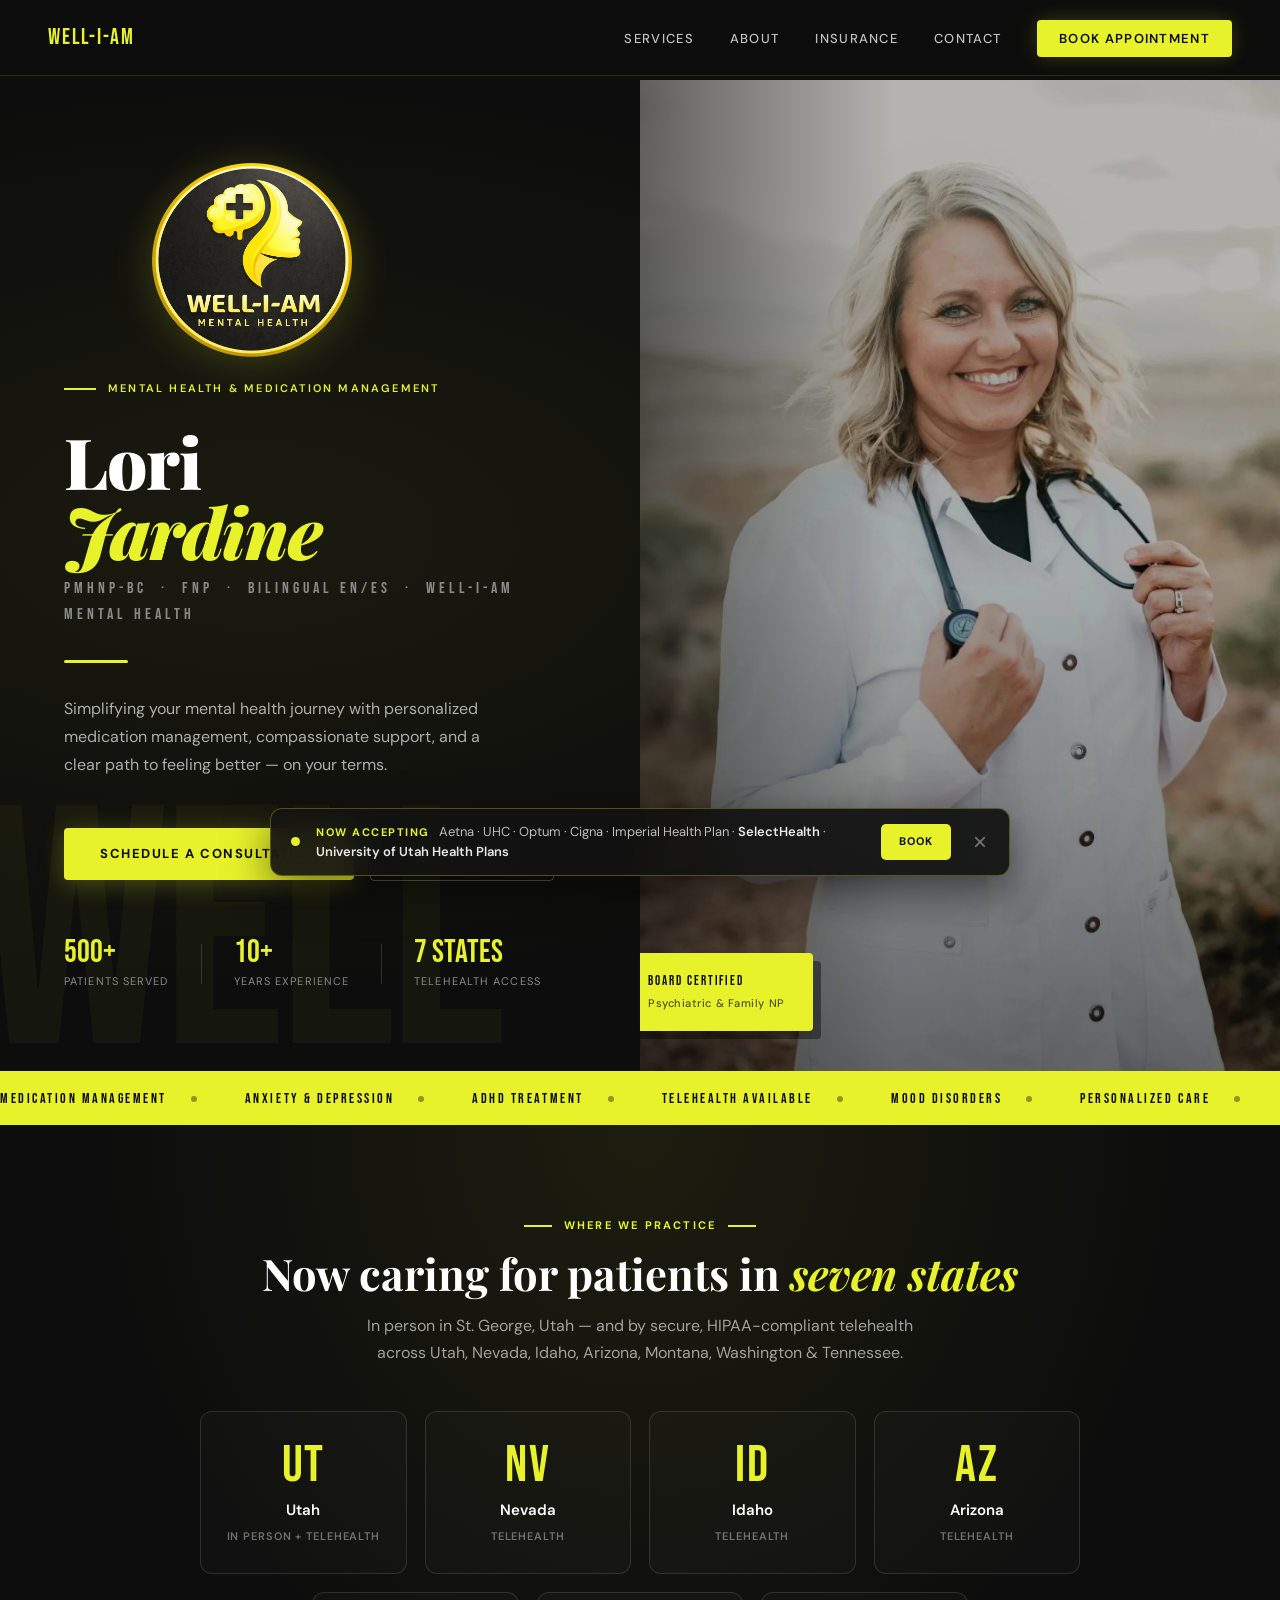
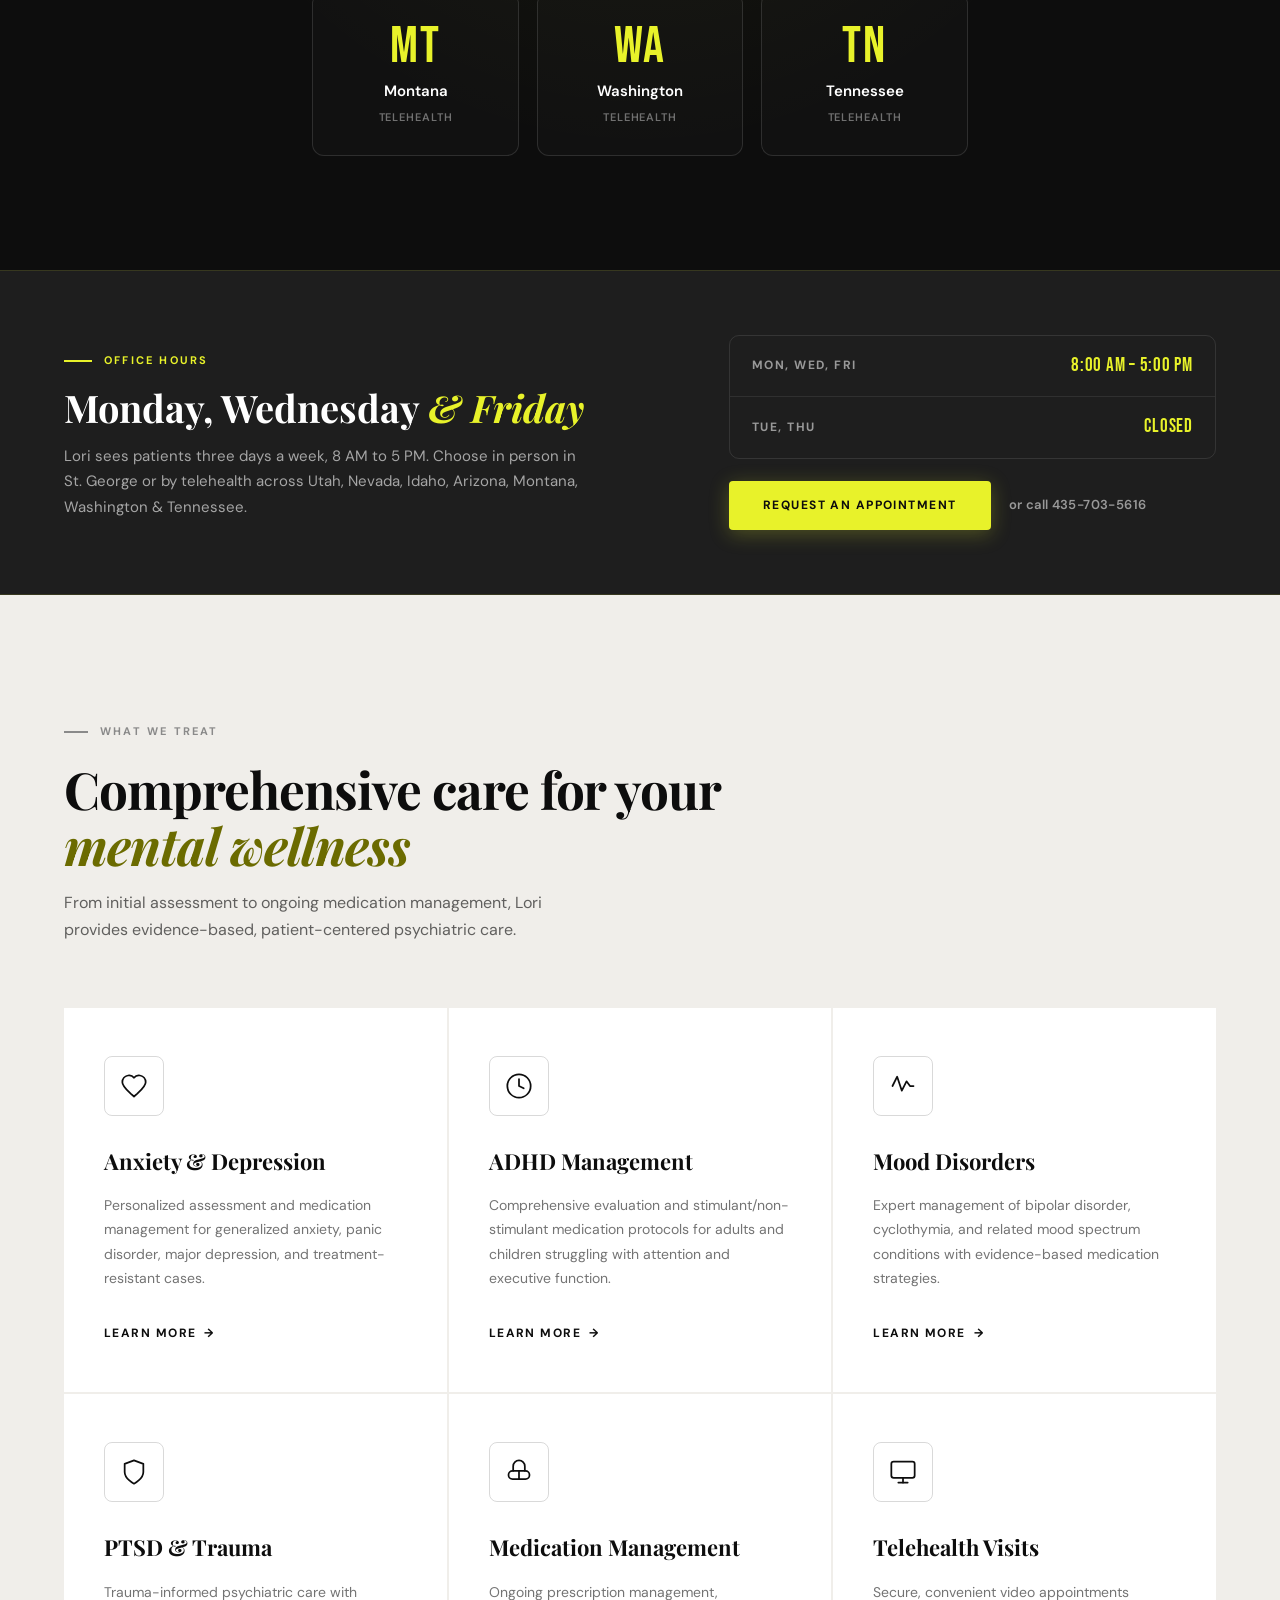
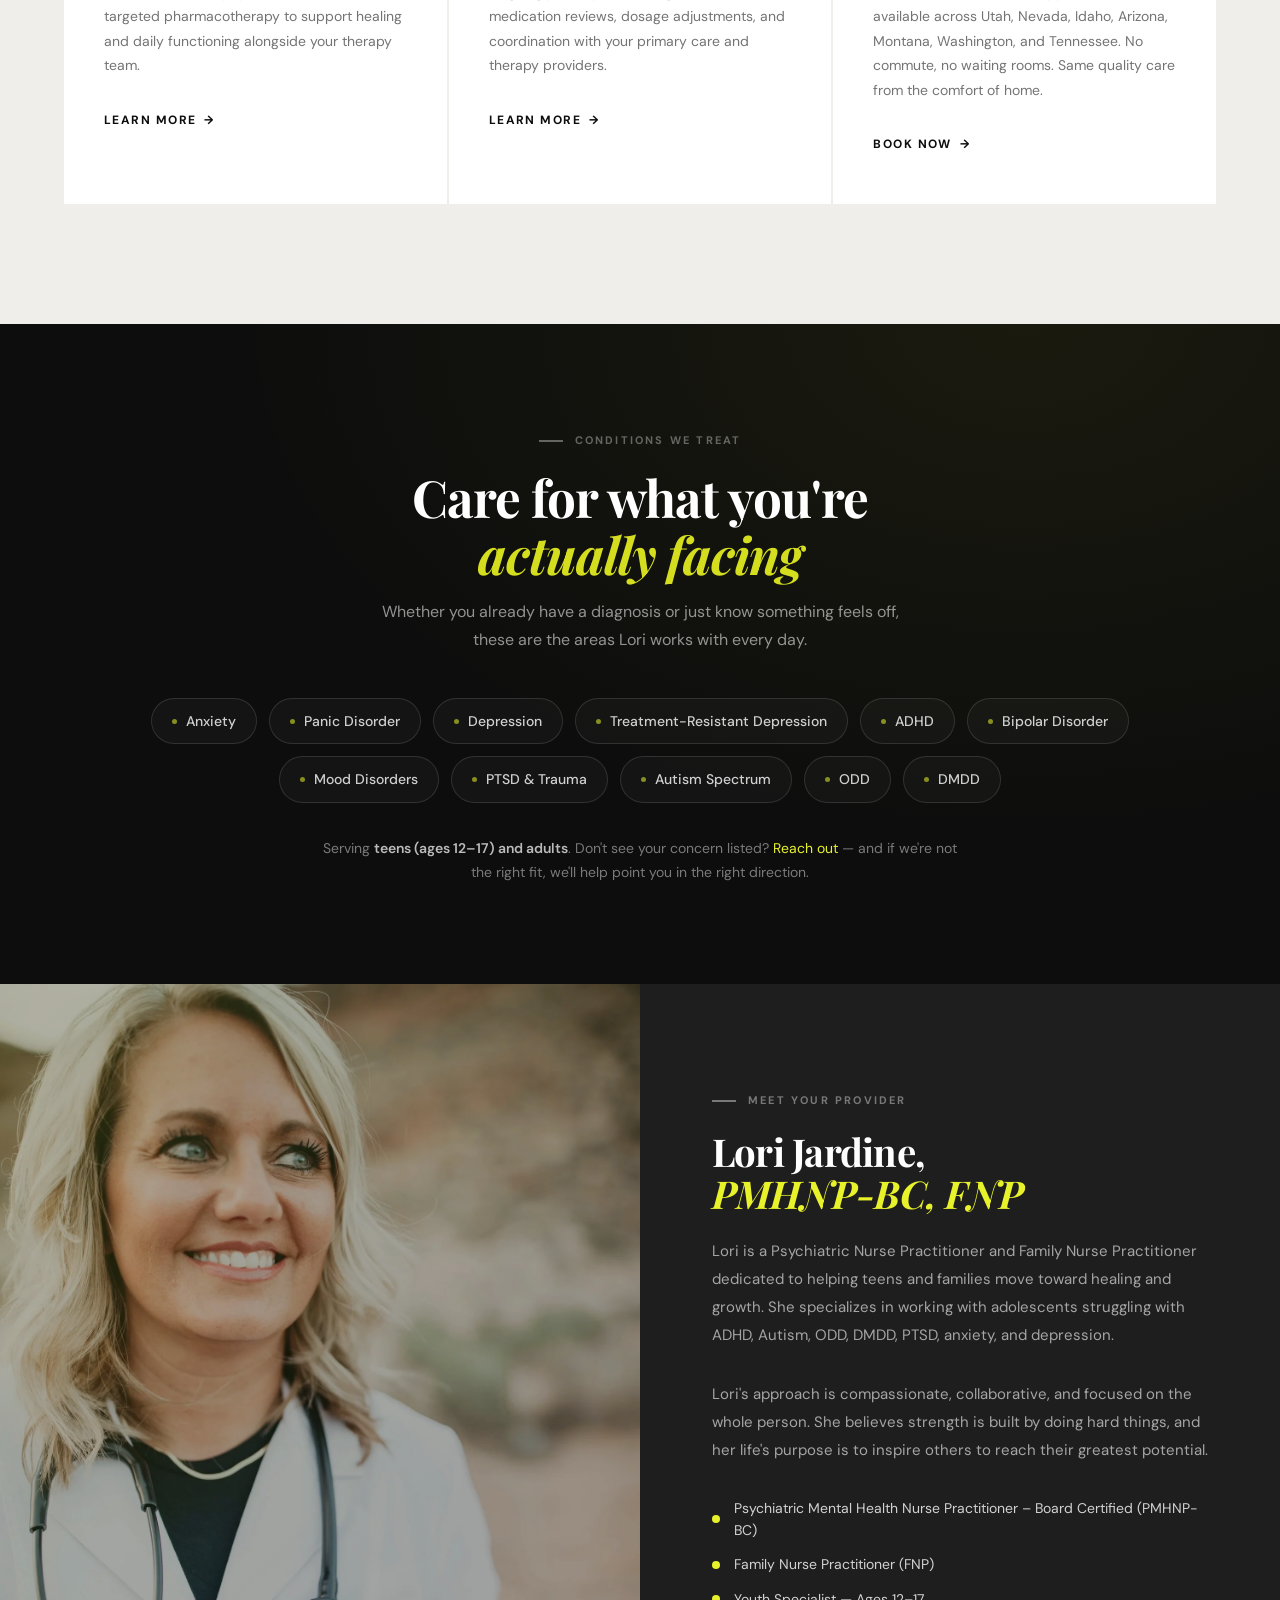
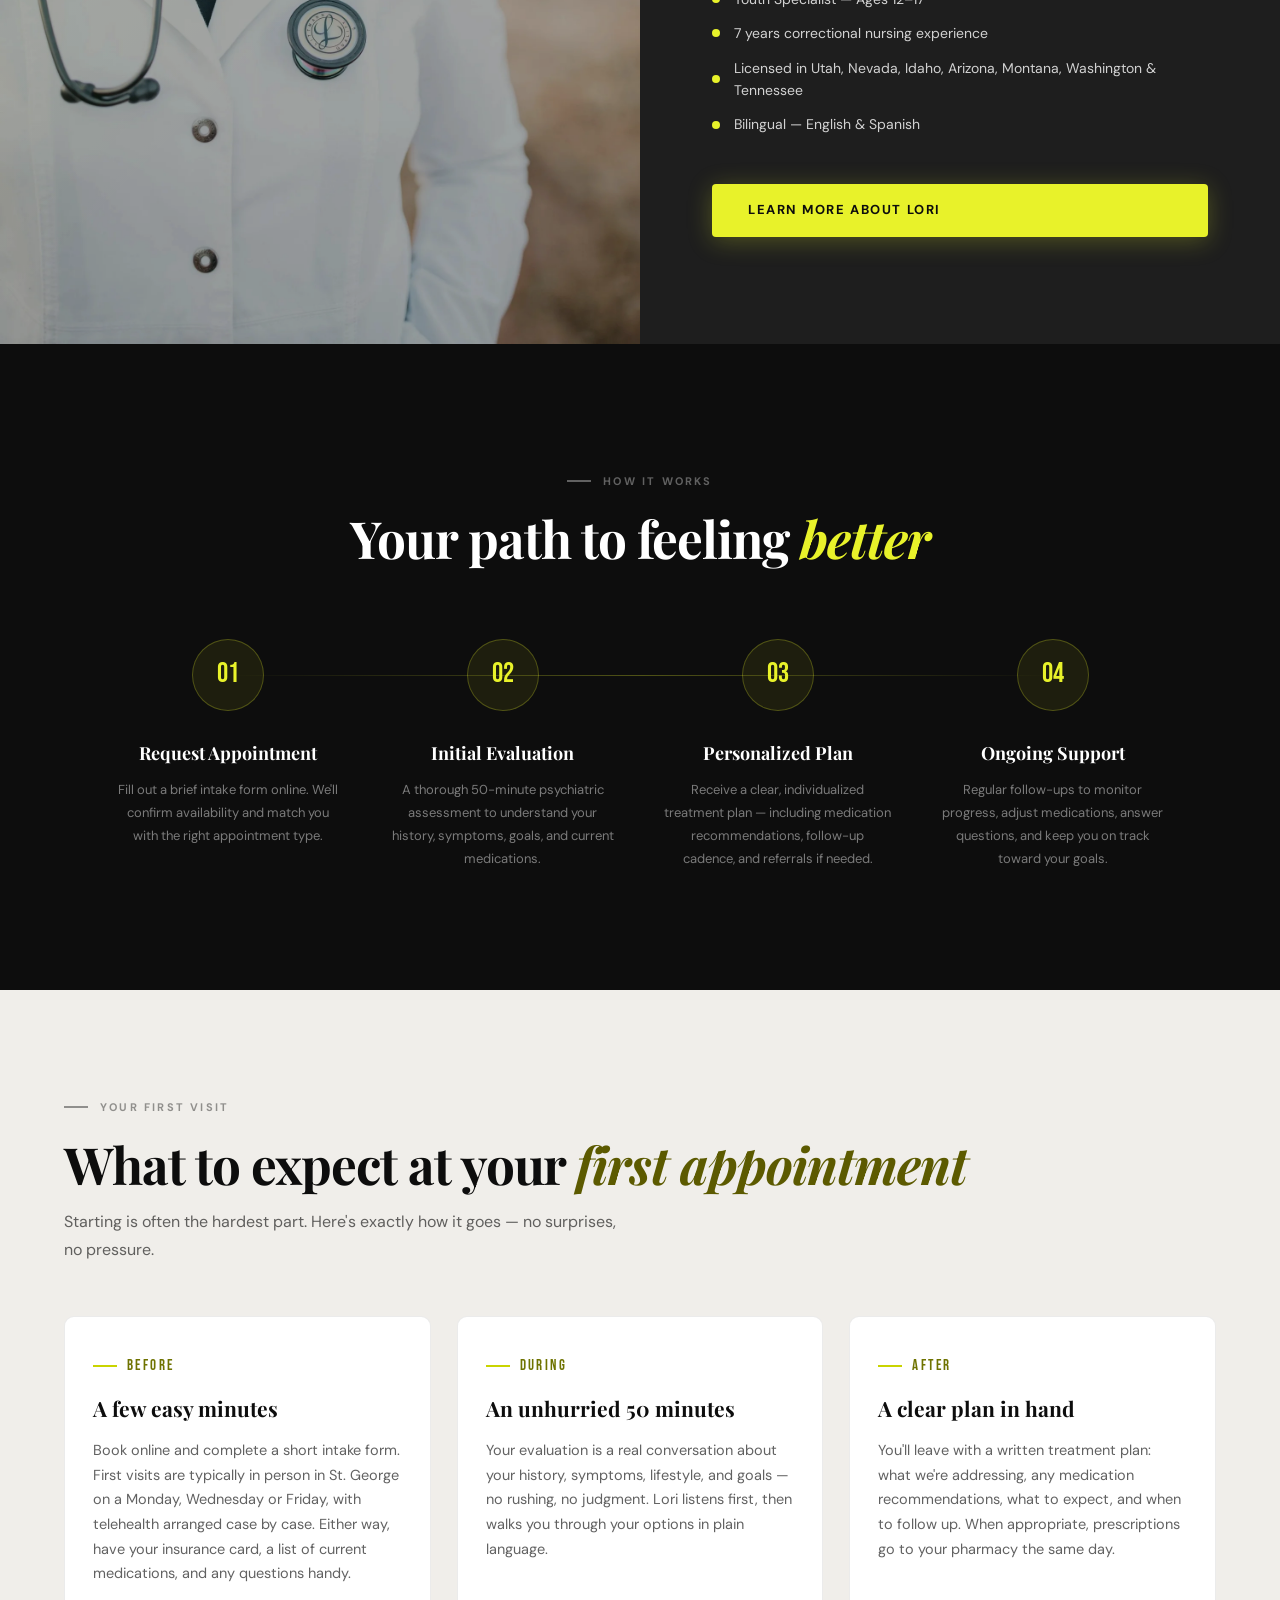
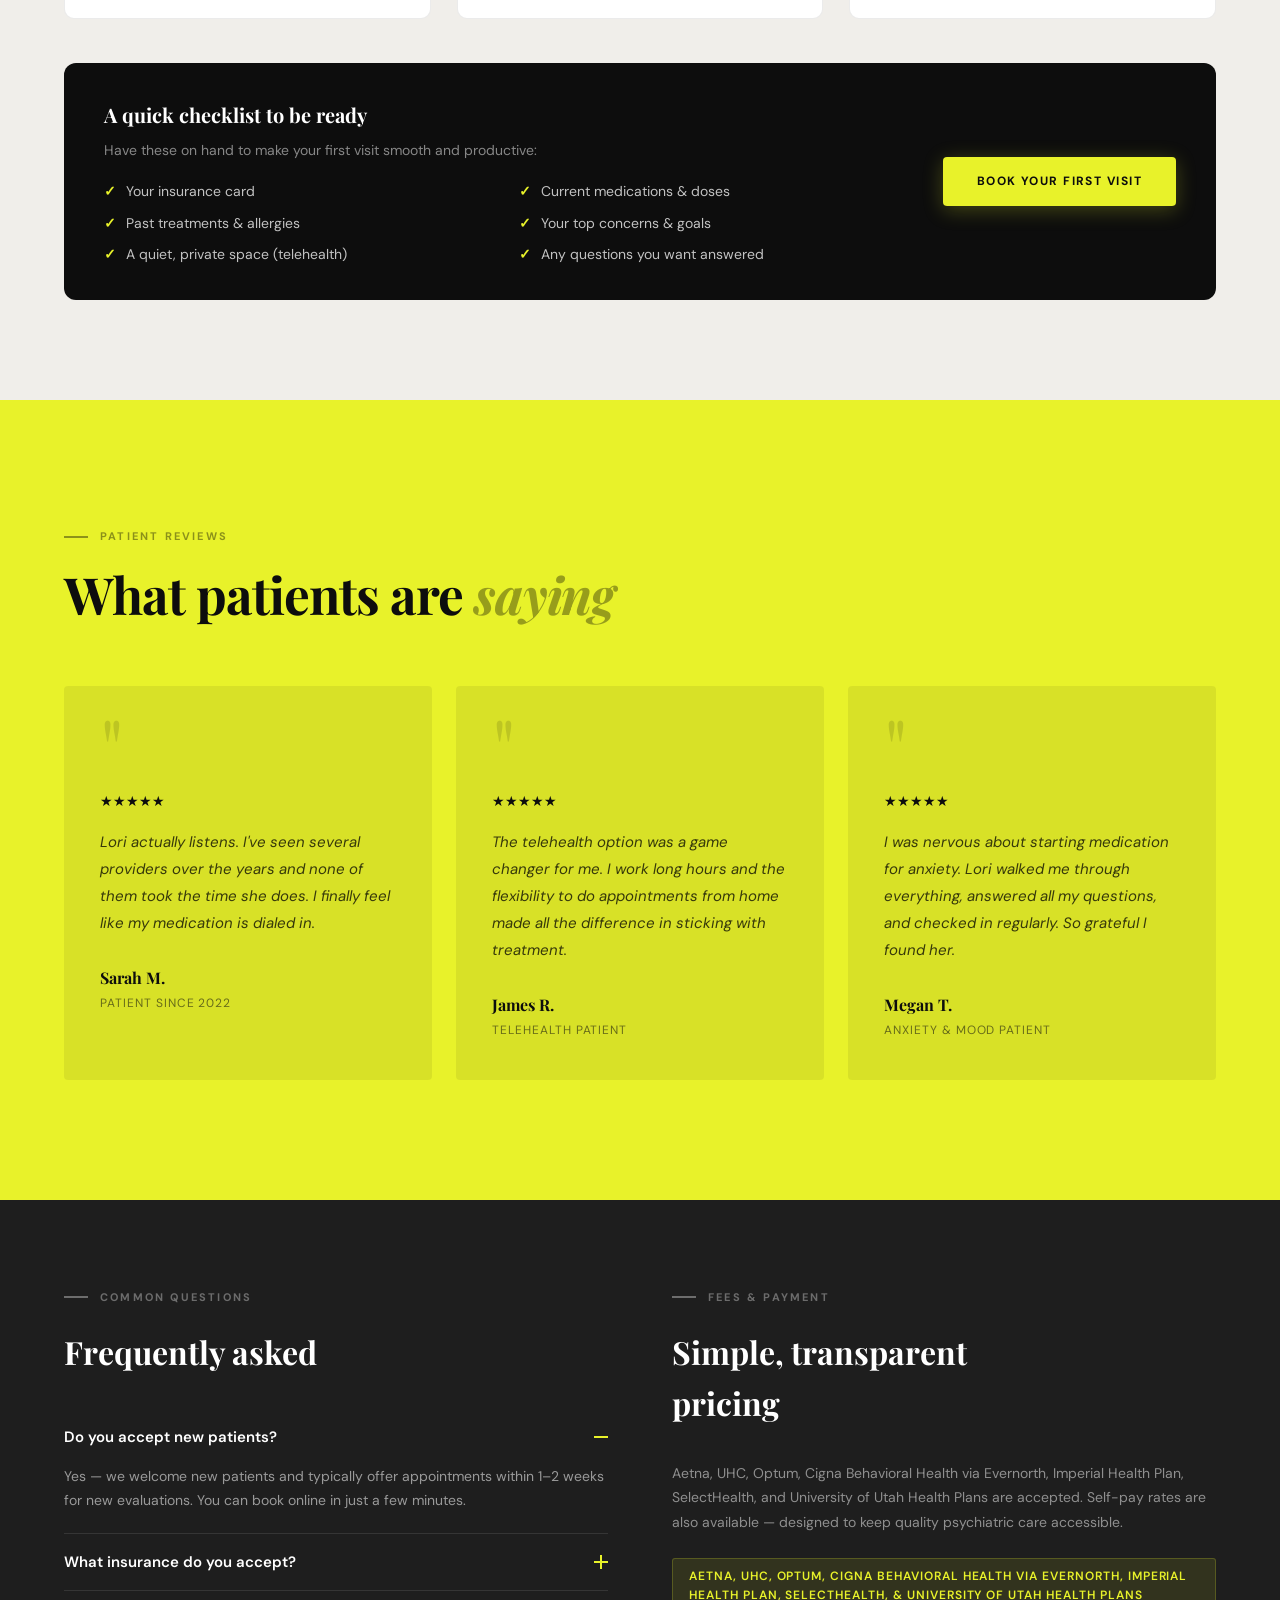
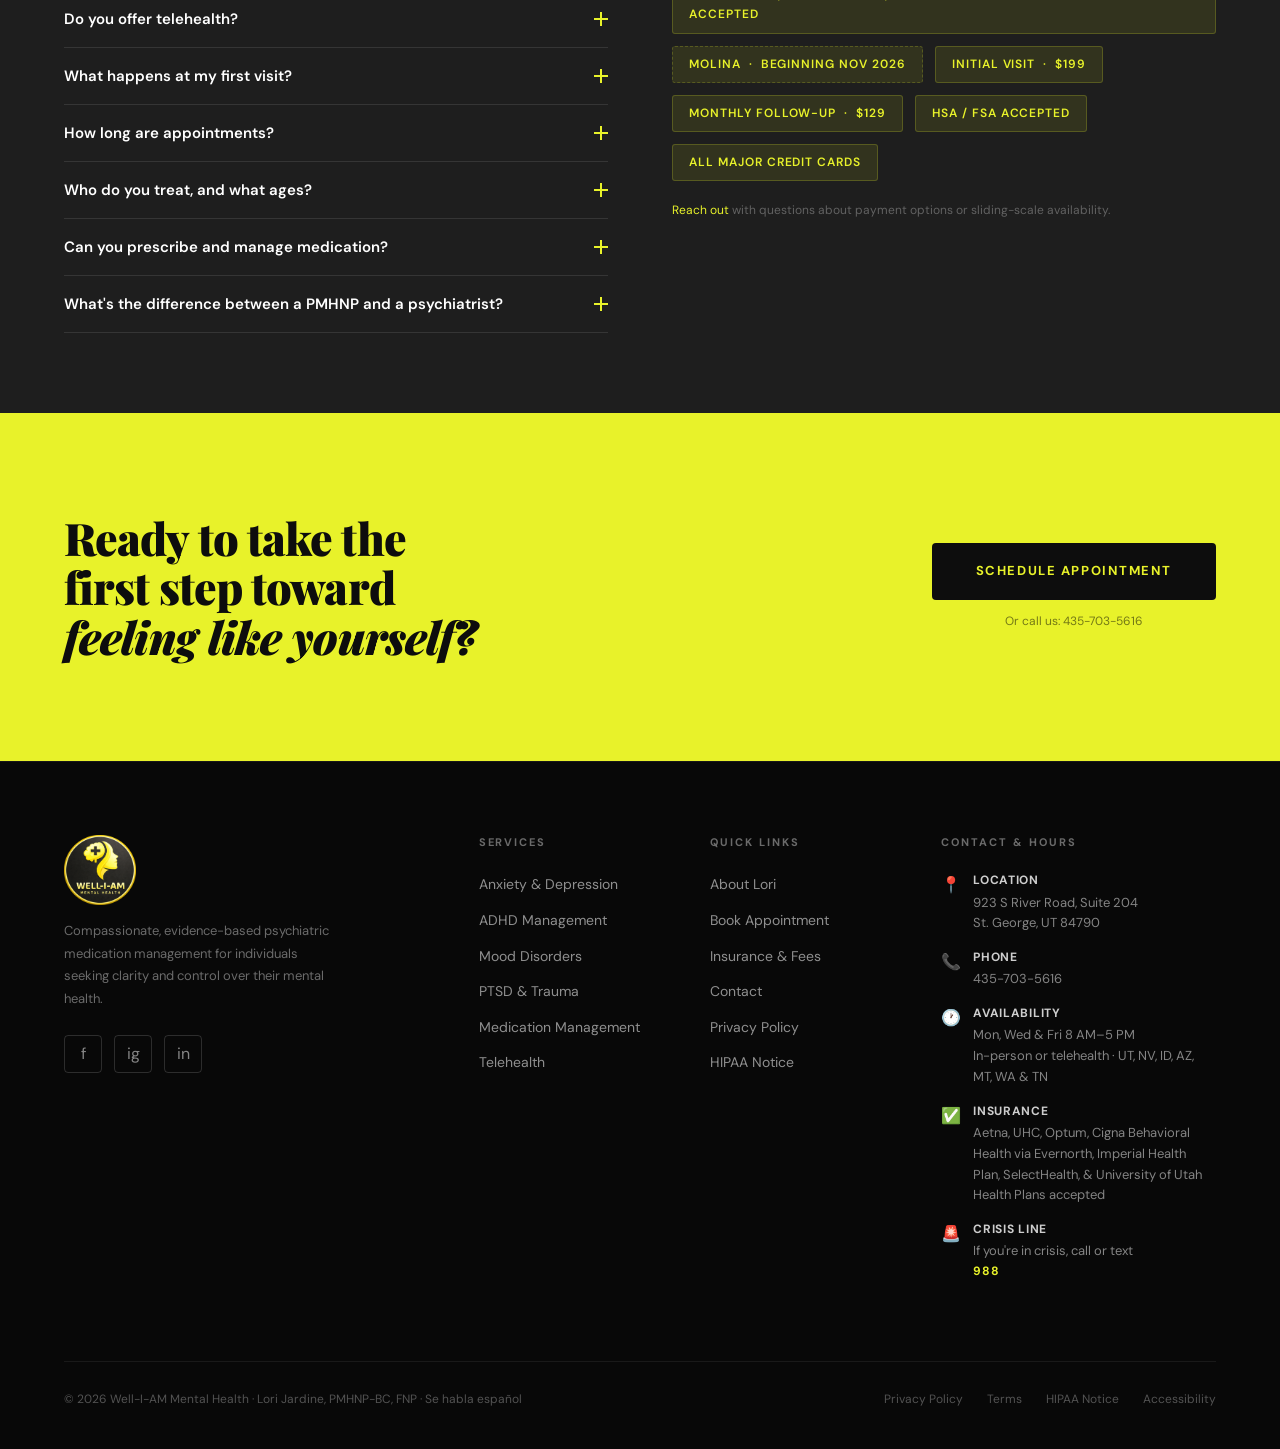
<file: index.html>
<!DOCTYPE html>
<html lang="en">
<head>
<meta charset="UTF-8">
<meta name="viewport" content="width=device-width, initial-scale=1.0">
<link rel="icon" type="image/svg+xml" href="/favicon.svg">
<link rel="shortcut icon" href="/favicon.svg">
<title>Psychiatric Medication Management | Lori Jardine, PMHNP-BC | St. George, Utah</title>
<meta name="description" content="Well-I-AM Mental Health — Lori Jardine, PMHNP-BC provides psychiatric medication management for teens (ages 12–17) and adults in St. George, Utah. Appointments Monday, Wednesday and Friday, 8 AM–5 PM, in person at 923 S River Road, Suite 204, St. George, or by telehealth in Utah, Nevada, Idaho, Arizona, Montana, Washington, and Tennessee. Aetna, UHC, Optum, Cigna Behavioral Health via Evernorth, Imperial Health Plan, SelectHealth, and University of Utah Health Plans accepted. Bilingual English &amp; Spanish.">
<meta name="keywords" content="psychiatric nurse practitioner St George Utah, PMHNP St George UT, mental health medication management Utah, teen psychiatry Utah, adolescent mental health St George, ADHD treatment Utah, depression medication Utah, anxiety treatment Utah, telehealth psychiatry Utah, Lori Jardine PMHNP, se habla español psiquiatra Utah, salud mental español Utah, psiquiatría telehealth Utah español">
<meta name="robots" content="index, follow">
<meta name="author" content="Lori Jardine, PMHNP-BC, FNP">
<meta name="geo.region" content="US-UT">
<meta name="geo.placename" content="St. George, Utah">
<link rel="canonical" href="https://well-i-am.net/">
<meta property="og:type" content="website">
<meta property="og:url" content="https://well-i-am.net/">
<meta property="og:title" content="Psychiatric Medication Management | Lori Jardine, PMHNP-BC | St. George, Utah">
<meta property="og:description" content="Compassionate psychiatric medication management for teens and adults in St. George, Utah. Appointments Mon, Wed &amp; Fri, in person in St. George or telehealth in Utah, Nevada, Idaho, Arizona, Montana, Washington, and Tennessee. Aetna, UHC, Optum, Cigna Behavioral Health via Evernorth, Imperial Health Plan, SelectHealth, and University of Utah Health Plans accepted. Bilingual English &amp; Spanish.">
<meta property="og:image" content="https://well-i-am.net/images/logo.png">
<meta property="og:site_name" content="Well-I-AM Mental Health">
<meta property="og:locale" content="en_US">
<meta name="twitter:card" content="summary">
<meta name="twitter:title" content="Psychiatric Medication Management | Lori Jardine, PMHNP-BC | St. George, UT">
<meta name="twitter:description" content="Compassionate psychiatric medication management for teens and adults in St. George, Utah. Appointments Mon, Wed &amp; Fri, in person in St. George or telehealth in Utah, Nevada, Idaho, Arizona, Montana, Washington, and Tennessee.">
<meta name="twitter:image" content="https://well-i-am.net/images/logo.png">
<script type="application/ld+json">
{
  "@context": "https://schema.org",
  "@type": "MedicalBusiness",
  "name": "Well-I-AM Mental Health",
  "url": "https://well-i-am.net",
  "logo": "https://well-i-am.net/images/logo.png",
  "image": "https://well-i-am.net/images/logo.png",
  "description": "Psychiatric medication management for teens (ages 12–17) and adults in St. George, Utah. Appointments Monday, Wednesday and Friday, 8 AM–5 PM, in person in St. George or by telehealth in Utah, Nevada, Idaho, Arizona, Montana, Washington, and Tennessee.",
  "telephone": "+14357035616",
  "areaServed": ["Utah", "Nevada", "Idaho", "Arizona", "Montana", "Washington", "Tennessee"],
  "email": "lori.jardine@well-i-am.net",
  "address": {
    "@type": "PostalAddress",
    "streetAddress": "923 S River Road, Suite 204",
    "addressLocality": "St. George",
    "addressRegion": "UT",
    "postalCode": "84790",
    "addressCountry": "US"
  },
  "geo": {
    "@type": "GeoCoordinates",
    "latitude": "37.0920",
    "longitude": "-113.5570"
  },
  "openingHoursSpecification": [
    {
      "@type": "OpeningHoursSpecification",
      "dayOfWeek": ["Monday", "Wednesday", "Friday"],
      "opens": "08:00",
      "closes": "17:00",
      "description": "In person (St. George) or via telehealth in Utah, Nevada, Idaho, Arizona, Montana, Washington, and Tennessee"
    }
  ],
  "priceRange": "$129\u2013$199",
  "medicalSpecialty": "Psychiatry",
  "availableService": [
    "Psychiatric Medication Management",
    "ADHD Evaluation and Treatment",
    "Depression Treatment",
    "Anxiety Treatment",
    "PTSD Treatment",
    "Bipolar Disorder Treatment",
    "Adolescent Psychiatry Ages 12-17",
    "Telehealth Psychiatry"
  ],
  "employee": {
    "@type": "Physician",
    "name": "Lori Jardine",
    "jobTitle": "Psychiatric Mental Health Nurse Practitioner",
    "hasCredential": ["PMHNP-BC","FNP"],
    "knowsLanguage": ["English", "Spanish"]
  },
  "paymentAccepted": "Aetna, UHC, Optum, Cigna Behavioral Health via Evernorth, Imperial Health Plan, SelectHealth, University of Utah Health Plans, Credit Card, HSA, FSA",
  "currenciesAccepted": "USD",
  "sameAs": [
    "https://share.google/ROMr4bQFuD8dqO9qZ"
  ]
}
</script>
<script type="application/ld+json">
{
  "@context": "https://schema.org",
  "@type": "FAQPage",
  "mainEntity": [
    {
      "@type": "Question",
      "name": "Do you accept new patients?",
      "acceptedAnswer": {
        "@type": "Answer",
        "text": "Yes — we welcome new patients and typically offer appointments within 1–2 weeks for new evaluations. You can book online in just a few minutes."
      }
    },
    {
      "@type": "Question",
      "name": "What insurance do you accept?",
      "acceptedAnswer": {
        "@type": "Answer",
        "text": "We accept Aetna, UHC, Optum, Cigna Behavioral Health via Evernorth, Imperial Health Plan, SelectHealth, and University of Utah Health Plans. Self-pay rates are also available ($199 initial, $129 follow-up), and we take HSA/FSA and all major credit cards. Beginning November 2026, we'll also accept Molina. Don't see your plan? Reach out and we'll help verify your benefits before your visit."
      }
    },
    {
      "@type": "Question",
      "name": "Do you offer telehealth?",
      "acceptedAnswer": {
        "@type": "Answer",
        "text": "Yes. Telehealth appointments are available across Utah, Nevada, Idaho, Arizona, Montana, Washington, and Tennessee through secure, HIPAA-compliant video. In-person visits are available Monday, Wednesday and Friday, 8 AM to 5 PM, at our St. George office."
      }
    },
    {
      "@type": "Question",
      "name": "What happens at my first visit?",
      "acceptedAnswer": {
        "@type": "Answer",
        "text": "Your first visit is an unhurried 50-minute evaluation covering your history, symptoms, current medications, and goals. You'll leave with a clear, written treatment plan — including any medication recommendations and a follow-up schedule."
      }
    },
    {
      "@type": "Question",
      "name": "How long are appointments?",
      "acceptedAnswer": {
        "@type": "Answer",
        "text": "Initial evaluations are 50 minutes. Follow-up medication management visits are typically 20–30 minutes."
      }
    },
    {
      "@type": "Question",
      "name": "Who do you treat, and what ages?",
      "acceptedAnswer": {
        "@type": "Answer",
        "text": "Lori works with teens ages 12–17 and adults, treating anxiety, depression, ADHD, bipolar and mood disorders, PTSD and trauma, and adolescent conditions such as autism, ODD, and DMDD."
      }
    },
    {
      "@type": "Question",
      "name": "Can you prescribe and manage medication?",
      "acceptedAnswer": {
        "@type": "Answer",
        "text": "Yes. As a board-certified Psychiatric Mental Health Nurse Practitioner (PMHNP-BC), Lori diagnoses conditions, prescribes medication, and provides ongoing medication management — adjusting your plan as you progress."
      }
    },
    {
      "@type": "Question",
      "name": "What's the difference between a PMHNP and a psychiatrist?",
      "acceptedAnswer": {
        "@type": "Answer",
        "text": "A Psychiatric Nurse Practitioner holds an advanced practice nursing degree with specialized psychiatric training, and can prescribe medications, diagnose conditions, and manage treatment — covering the same essential functions as a psychiatrist for most patients. The key distinction: psychiatrists hold a medical doctorate (MD or DO) and are uniquely qualified to perform official diagnostic evaluations required for disability determinations, specialized programs, and certain legal or institutional assessments. If you need that level of documentation, we'll let you know upfront and refer you to the right resource."
      }
    }
  ]
}
</script>
<link rel="preconnect" href="https://fonts.googleapis.com">
<link rel="preconnect" href="https://fonts.gstatic.com" crossorigin>
<link href="https://fonts.googleapis.com/css2?family=Playfair+Display:ital,wght@0,400;0,700;0,900;1,400;1,700&family=DM+Sans:wght@300;400;500;600&family=Bebas+Neue&display=swap" rel="stylesheet">
<link rel="stylesheet" href="css/style.css?v=2">
<style>
  *, *::before, *::after { box-sizing: border-box; margin: 0; padding: 0; }

  :root {
    --yellow: #E8F22A;
    --yellow-muted: #d4de1e;
    --yellow-pale: #f7fac2;
    --black: #0d0d0d;
    --charcoal: #1e1e1e;
    --warm-gray: #f0eeea;
    --mid-gray: #8a8a8a;
    --white: #ffffff;
    --accent: #2a2a2a;
    --serif: 'Playfair Display', Georgia, serif;
    --sans: 'DM Sans', sans-serif;
    --display: 'Bebas Neue', sans-serif;
  }

  html { scroll-behavior: smooth; }

  body {
    font-family: var(--sans);
    background: var(--black);
    color: var(--white);
    overflow-x: hidden;
  }

  /* ── NAV ── */
  nav {
    position: fixed;
    top: 0; left: 0; right: 0;
    z-index: 100;
    display: flex;
    align-items: center;
    justify-content: space-between;
    padding: 20px 48px;
    background: rgba(13,13,13,0.85);
    backdrop-filter: blur(12px);
    -webkit-backdrop-filter: blur(12px);
    border-bottom: 1px solid rgba(232,242,42,0.15);
  }

  .nav-logo {
    font-family: var(--display);
    font-size: 22px;
    letter-spacing: 0.08em;
    color: var(--yellow);
    text-decoration: none;
  }

  .nav-links {
    display: flex;
    align-items: center;
    gap: 36px;
    list-style: none;
  }

  .nav-links a {
    font-family: var(--sans);
    font-size: 13px;
    font-weight: 500;
    letter-spacing: 0.1em;
    text-transform: uppercase;
    color: rgba(255,255,255,0.75);
    text-decoration: none;
    transition: color 0.2s;
  }

  .nav-links a:hover { color: var(--yellow); }

  .nav-cta {
    background: var(--yellow) !important;
    color: var(--black) !important;
    padding: 10px 22px;
    border-radius: 4px;
    font-weight: 600 !important;
    transition: background 0.2s, transform 0.15s !important;
  }

  .nav-cta:hover {
    background: #fff !important;
    transform: translateY(-1px);
  }

  /* ── HERO ── */
  .hero {
    min-height: 100vh;
    display: grid;
    grid-template-columns: 1fr 1fr;
    padding-top: 80px;
    position: relative;
    overflow: hidden;
  }

  .hero::before {
    content: '';
    position: absolute;
    inset: 0;
    background: radial-gradient(ellipse at 20% 50%, rgba(232,242,42,0.06) 0%, transparent 60%);
    pointer-events: none;
  }

  /* Abstract brain line art background */
  .hero-bg-text {
    position: absolute;
    bottom: -40px;
    left: -20px;
    font-family: var(--display);
    font-size: 340px;
    line-height: 1;
    color: rgba(232,242,42,0.04);
    letter-spacing: -0.02em;
    pointer-events: none;
    user-select: none;
    z-index: 0;
  }

  .hero-content {
    display: flex;
    flex-direction: column;
    justify-content: center;
    padding: 80px 64px 80px 64px;
    position: relative;
    z-index: 1;
  }

  .hero-eyebrow {
    display: inline-flex;
    align-items: center;
    gap: 12px;
    font-size: 11px;
    font-weight: 600;
    letter-spacing: 0.2em;
    text-transform: uppercase;
    color: var(--yellow);
    margin-bottom: 28px;
  }

  .hero-eyebrow::before {
    content: '';
    width: 32px;
    height: 2px;
    background: var(--yellow);
    display: inline-block;
  }

  .hero-name {
    font-family: var(--serif);
    font-size: clamp(52px, 5.5vw, 82px);
    font-weight: 900;
    line-height: 1.0;
    color: var(--white);
    margin-bottom: 10px;
    letter-spacing: -0.02em;
  }

  .hero-name em {
    font-style: italic;
    color: var(--yellow);
  }

  .hero-credentials {
    font-family: var(--display);
    font-size: 16px;
    letter-spacing: 0.25em;
    color: var(--mid-gray);
    margin-bottom: 32px;
    text-transform: uppercase;
  }

  .hero-divider {
    width: 64px;
    height: 3px;
    background: var(--yellow);
    margin-bottom: 32px;
    border-radius: 2px;
  }

  .hero-desc {
    font-size: 16px;
    line-height: 1.75;
    color: rgba(255,255,255,0.65);
    max-width: 440px;
    margin-bottom: 48px;
  }

  .hero-actions {
    display: flex;
    gap: 16px;
    align-items: center;
    flex-wrap: wrap;
  }

  .btn-primary {
    background: var(--yellow);
    color: var(--black);
    font-family: var(--sans);
    font-size: 13px;
    font-weight: 700;
    letter-spacing: 0.12em;
    text-transform: uppercase;
    padding: 16px 36px;
    border-radius: 4px;
    text-decoration: none;
    border: none;
    cursor: pointer;
    transition: background 0.2s, transform 0.15s, box-shadow 0.2s;
    box-shadow: 0 4px 24px rgba(232,242,42,0.25);
  }

  .btn-primary:hover {
    background: #fff;
    transform: translateY(-2px);
    box-shadow: 0 8px 32px rgba(232,242,42,0.3);
  }

  .btn-outline {
    background: transparent;
    color: var(--white);
    font-family: var(--sans);
    font-size: 13px;
    font-weight: 600;
    letter-spacing: 0.12em;
    text-transform: uppercase;
    padding: 16px 36px;
    border-radius: 4px;
    text-decoration: none;
    border: 1px solid rgba(255,255,255,0.3);
    cursor: pointer;
    transition: border-color 0.2s, color 0.2s, transform 0.15s;
  }

  .btn-outline:hover {
    border-color: var(--yellow);
    color: var(--yellow);
    transform: translateY(-2px);
  }

  .hero-trust {
    margin-top: 56px;
    display: flex;
    gap: 32px;
    align-items: center;
  }

  .trust-item {
    display: flex;
    flex-direction: column;
  }

  .trust-num {
    font-family: var(--display);
    font-size: 32px;
    color: var(--yellow);
    line-height: 1;
  }

  .trust-label {
    font-size: 11px;
    letter-spacing: 0.1em;
    text-transform: uppercase;
    color: var(--mid-gray);
    margin-top: 4px;
  }

  .trust-sep {
    width: 1px;
    height: 40px;
    background: rgba(255,255,255,0.15);
  }

  /* Hero image panel */
  .hero-image {
    position: relative;
    overflow: hidden;
  }

  .hero-image-inner {
    position: absolute;
    inset: 0;
    background: linear-gradient(135deg, #2a2a1a 0%, #1a1a0a 100%);
  }

  .hero-image img {
    position: absolute;
    inset: 0;
    width: 100%;
    height: 100%;
    object-fit: cover;
    object-position: center top;
    opacity: 0.85;
  }

  /* Overlay gradient on photo */
  .hero-image::after {
    content: '';
    position: absolute;
    inset: 0;
    background: linear-gradient(90deg, rgba(13,13,13,0.5) 0%, transparent 40%),
                linear-gradient(0deg, rgba(13,13,13,0.4) 0%, transparent 50%);
    pointer-events: none;
  }

  .hero-image-badge {
    position: absolute;
    bottom: 40px;
    left: -20px;
    background: var(--yellow);
    color: var(--black);
    padding: 18px 28px;
    z-index: 10;
    border-radius: 4px;
    box-shadow: 8px 8px 0 rgba(0,0,0,0.4);
  }

  .badge-title {
    font-family: var(--display);
    font-size: 13px;
    letter-spacing: 0.15em;
    text-transform: uppercase;
    margin-bottom: 4px;
  }

  .badge-sub {
    font-size: 11px;
    font-weight: 500;
    letter-spacing: 0.05em;
    opacity: 0.7;
  }

  /* ── MARQUEE BAND ── */
  .marquee-band {
    background: var(--yellow);
    padding: 14px 0;
    overflow: hidden;
    white-space: nowrap;
  }

  .marquee-track {
    display: inline-flex;
    animation: marquee 25s linear infinite;
  }

  .marquee-item {
    display: inline-flex;
    align-items: center;
    gap: 24px;
    font-family: var(--display);
    font-size: 14px;
    letter-spacing: 0.18em;
    text-transform: uppercase;
    color: var(--black);
    padding-right: 48px;
  }

  .marquee-dot {
    width: 6px;
    height: 6px;
    background: var(--black);
    border-radius: 50%;
    opacity: 0.4;
  }

  @keyframes marquee {
    0% { transform: translateX(0); }
    100% { transform: translateX(-50%); }
  }

  /* ── SERVICES ── */
  .services {
    background: var(--warm-gray);
    color: var(--black);
    padding: 120px 64px;
  }

  .section-label {
    display: inline-flex;
    align-items: center;
    gap: 12px;
    font-size: 11px;
    font-weight: 700;
    letter-spacing: 0.2em;
    text-transform: uppercase;
    color: var(--mid-gray);
    margin-bottom: 20px;
  }

  .section-label::before {
    content: '';
    width: 24px;
    height: 2px;
    background: currentColor;
    display: inline-block;
  }

  .section-heading {
    font-family: var(--serif);
    font-size: clamp(38px, 4vw, 58px);
    font-weight: 700;
    line-height: 1.1;
    letter-spacing: -0.02em;
    margin-bottom: 16px;
  }

  .section-heading em {
    font-style: italic;
    color: var(--yellow-muted);
  }

  /* Services dark version */
  .services .section-heading em {
    color: #6b6b00;
  }

  .section-sub {
    font-size: 16px;
    line-height: 1.7;
    max-width: 520px;
    color: rgba(0,0,0,0.6);
    margin-bottom: 64px;
  }

  .services-grid {
    display: grid;
    grid-template-columns: repeat(3, 1fr);
    gap: 2px;
  }

  .service-card {
    background: var(--white);
    padding: 48px 40px;
    position: relative;
    overflow: hidden;
    cursor: pointer;
    transition: background 0.3s;
    group: true;
  }

  .service-card:hover { background: var(--black); }
  .service-card:hover .service-icon { color: var(--yellow); border-color: rgba(232,242,42,0.3); }
  .service-card:hover .service-title { color: var(--white); }
  .service-card:hover .service-desc { color: rgba(255,255,255,0.6); }
  .service-card:hover .service-link { color: var(--yellow); }

  .service-icon {
    width: 60px;
    height: 60px;
    display: flex;
    align-items: center;
    justify-content: center;
    border: 1.5px solid rgba(0,0,0,0.15);
    border-radius: 8px;
    margin-bottom: 28px;
    transition: all 0.3s;
  }
  .service-icon svg {
    width: 28px;
    height: 28px;
    stroke: var(--black);
    fill: none;
    stroke-width: 1.5;
    stroke-linecap: round;
    stroke-linejoin: round;
    transition: stroke 0.3s;
  }
  .service-card:hover .service-icon svg { stroke: var(--yellow); }

  .service-title {
    font-family: var(--serif);
    font-size: 22px;
    font-weight: 700;
    margin-bottom: 14px;
    transition: color 0.3s;
    color: var(--black);
  }

  .service-desc {
    font-size: 14px;
    line-height: 1.75;
    color: rgba(0,0,0,0.55);
    margin-bottom: 28px;
    transition: color 0.3s;
  }

  .service-link {
    font-size: 12px;
    font-weight: 700;
    letter-spacing: 0.12em;
    text-transform: uppercase;
    color: var(--black);
    text-decoration: none;
    display: inline-flex;
    align-items: center;
    gap: 8px;
    transition: color 0.3s;
  }

  .service-link::after {
    content: '→';
    transition: transform 0.2s;
  }

  .service-card:hover .service-link::after {
    transform: translateX(4px);
  }

  /* ── ABOUT SPLIT ── */
  .about {
    background: var(--charcoal);
    display: grid;
    grid-template-columns: 1fr 1fr;
    min-height: 600px;
  }

  .about-image {
    position: relative;
    overflow: hidden;
    background: var(--black);
  }

  .about-image img {
    width: 100%;
    height: 100%;
    object-fit: cover;
    object-position: center top;
    opacity: 0.8;
  }

  .about-image-overlay {
    position: absolute;
    inset: 0;
    background: linear-gradient(135deg, rgba(232,242,42,0.15) 0%, transparent 60%);
    mix-blend-mode: screen;
  }

  .about-content {
    padding: 80px 72px;
    display: flex;
    flex-direction: column;
    justify-content: center;
  }

  .about-content .section-label { color: rgba(255,255,255,0.4); }
  .about-content .section-heading { color: var(--white); }
  .about-content .section-heading em { color: var(--yellow); }

  .about-bio {
    font-size: 15px;
    line-height: 1.85;
    color: rgba(255,255,255,0.6);
    margin-bottom: 32px;
  }

  .credentials-list {
    display: flex;
    flex-direction: column;
    gap: 12px;
    margin-bottom: 48px;
  }

  .cred-item {
    display: flex;
    align-items: center;
    gap: 14px;
    font-size: 14px;
    color: rgba(255,255,255,0.8);
  }

  .cred-dot {
    width: 8px;
    height: 8px;
    background: var(--yellow);
    border-radius: 50%;
    flex-shrink: 0;
  }

  /* ── PROCESS ── */
  .process {
    background: var(--black);
    padding: 120px 64px;
    text-align: center;
  }

  .process .section-label { color: rgba(255,255,255,0.35); justify-content: center; }
  .process .section-label::before { background: rgba(255,255,255,0.35); }
  .process .section-heading { color: var(--white); margin-bottom: 72px; }

  .process-steps {
    display: grid;
    grid-template-columns: repeat(4, 1fr);
    gap: 0;
    position: relative;
    max-width: 1100px;
    margin: 0 auto;
  }

  .process-steps::before {
    content: '';
    position: absolute;
    top: 36px;
    left: 12.5%;
    right: 12.5%;
    height: 1px;
    background: linear-gradient(90deg, transparent, rgba(232,242,42,0.3), transparent);
  }

  .step {
    padding: 0 24px;
  }

  .step-num {
    width: 72px;
    height: 72px;
    background: rgba(232,242,42,0.08);
    border: 1px solid rgba(232,242,42,0.25);
    border-radius: 50%;
    display: flex;
    align-items: center;
    justify-content: center;
    font-family: var(--display);
    font-size: 28px;
    color: var(--yellow);
    margin: 0 auto 28px;
    transition: background 0.3s, border-color 0.3s;
  }

  .step:hover .step-num {
    background: var(--yellow);
    color: var(--black);
    border-color: var(--yellow);
  }

  .step-title {
    font-family: var(--serif);
    font-size: 18px;
    font-weight: 700;
    color: var(--white);
    margin-bottom: 12px;
  }

  .step-desc {
    font-size: 13px;
    line-height: 1.75;
    color: rgba(255,255,255,0.45);
  }

  /* ── TESTIMONIALS ── */
  .testimonials {
    background: var(--yellow);
    padding: 120px 64px;
    color: var(--black);
  }

  .testimonials .section-label { color: rgba(0,0,0,0.4); }
  .testimonials .section-label::before { background: rgba(0,0,0,0.4); }
  .testimonials .section-heading { color: var(--black); margin-bottom: 64px; }
  .testimonials .section-heading em { color: rgba(0,0,0,0.35); }

  .testimonial-grid {
    display: grid;
    grid-template-columns: repeat(3, 1fr);
    gap: 24px;
  }

  .testimonial-card {
    background: rgba(0,0,0,0.07);
    padding: 40px 36px;
    border-radius: 4px;
    position: relative;
    transition: background 0.3s, transform 0.3s;
  }

  .testimonial-card:hover {
    background: var(--black);
    color: var(--white);
    transform: translateY(-4px);
  }

  .testimonial-card:hover .testimonial-text { color: rgba(255,255,255,0.75); }
  .testimonial-card:hover .testimonial-author { color: var(--yellow); }
  .testimonial-card:hover .testimonial-role { color: rgba(255,255,255,0.45); }
  .testimonial-card:hover .quote-mark { color: rgba(232,242,42,0.2); }

  .quote-mark {
    font-family: var(--serif);
    font-size: 80px;
    line-height: 0.5;
    color: rgba(0,0,0,0.12);
    margin-bottom: 24px;
    display: block;
  }

  .testimonial-text {
    font-size: 15px;
    line-height: 1.8;
    color: rgba(0,0,0,0.75);
    margin-bottom: 28px;
    font-style: italic;
    transition: color 0.3s;
  }

  .testimonial-stars {
    display: flex;
    gap: 4px;
    margin-bottom: 16px;
    color: var(--black);
    font-size: 14px;
  }

  .testimonial-author {
    font-family: var(--serif);
    font-size: 16px;
    font-weight: 700;
    transition: color 0.3s;
  }

  .testimonial-role {
    font-size: 12px;
    letter-spacing: 0.08em;
    text-transform: uppercase;
    opacity: 0.55;
    margin-top: 4px;
    transition: color 0.3s;
  }

  /* ── FAQ / INSURANCE ── */
  .info-band {
    background: var(--charcoal);
    padding: 80px 64px;
    display: grid;
    grid-template-columns: 1fr 1fr;
    gap: 64px;
    align-items: start;
  }

  .info-band .section-label { color: rgba(255,255,255,0.35); }
  .info-band .section-label::before { background: rgba(255,255,255,0.35); }

  .info-heading {
    font-family: var(--serif);
    font-size: 32px;
    font-weight: 700;
    color: var(--white);
    margin-bottom: 32px;
  }

  .faq-item {
    border-bottom: 1px solid rgba(255,255,255,0.1);
    padding: 20px 0;
  }

  .faq-q {
    font-size: 15px;
    font-weight: 600;
    color: var(--white);
    margin-bottom: 8px;
  }

  .faq-a {
    font-size: 14px;
    line-height: 1.7;
    color: rgba(255,255,255,0.5);
  }

  .insurance-logos {
    display: flex;
    flex-wrap: wrap;
    gap: 12px;
    margin-top: 12px;
  }

  .insurance-tag {
    background: rgba(232,242,42,0.1);
    border: 1px solid rgba(232,242,42,0.2);
    color: var(--yellow);
    font-size: 12px;
    font-weight: 600;
    letter-spacing: 0.08em;
    text-transform: uppercase;
    padding: 8px 16px;
    border-radius: 3px;
  }

  /* ── CTA BANNER ── */
  .cta-banner {
    background: var(--yellow);
    padding: 100px 64px;
    display: grid;
    grid-template-columns: 1fr auto;
    gap: 48px;
    align-items: center;
  }

  .cta-tagline {
    font-family: var(--serif);
    font-size: clamp(32px, 3.5vw, 52px);
    font-weight: 900;
    line-height: 1.1;
    color: var(--black);
    letter-spacing: -0.02em;
  }

  .cta-tagline em {
    font-style: italic;
  }

  .cta-actions {
    display: flex;
    flex-direction: column;
    gap: 12px;
    align-items: center;
    flex-shrink: 0;
  }

  .btn-dark {
    background: var(--black);
    color: var(--yellow);
    font-family: var(--sans);
    font-size: 13px;
    font-weight: 700;
    letter-spacing: 0.12em;
    text-transform: uppercase;
    padding: 18px 44px;
    border-radius: 4px;
    text-decoration: none;
    border: none;
    cursor: pointer;
    white-space: nowrap;
    transition: background 0.2s, transform 0.15s;
  }

  .btn-dark:hover {
    background: #111;
    transform: translateY(-2px);
  }

  .cta-note {
    font-size: 12px;
    color: rgba(0,0,0,0.5);
    text-align: center;
  }

  /* ── FOOTER ── */
  footer {
    background: #080808;
    border-top: 1px solid rgba(255,255,255,0.06);
    padding: 72px 64px 40px;
  }

  .footer-grid {
    display: grid;
    grid-template-columns: 2fr 1fr 1fr 1.5fr;
    gap: 48px;
    margin-bottom: 64px;
  }

  .footer-brand-name {
    font-family: var(--display);
    font-size: 28px;
    letter-spacing: 0.06em;
    color: var(--yellow);
    margin-bottom: 12px;
  }

  .footer-brand-sub {
    font-size: 12px;
    letter-spacing: 0.15em;
    text-transform: uppercase;
    color: rgba(255,255,255,0.35);
    margin-bottom: 20px;
  }

  .footer-brand-desc {
    font-size: 13px;
    line-height: 1.75;
    color: rgba(255,255,255,0.4);
    max-width: 280px;
    margin-bottom: 24px;
  }

  .footer-socials {
    display: flex;
    gap: 12px;
  }

  .social-btn {
    width: 38px;
    height: 38px;
    border: 1px solid rgba(255,255,255,0.15);
    border-radius: 4px;
    display: flex;
    align-items: center;
    justify-content: center;
    font-size: 16px;
    text-decoration: none;
    color: rgba(255,255,255,0.5);
    transition: border-color 0.2s, color 0.2s, background 0.2s;
  }

  .social-btn:hover {
    border-color: var(--yellow);
    color: var(--yellow);
    background: rgba(232,242,42,0.05);
  }

  .footer-col-title {
    font-size: 11px;
    font-weight: 700;
    letter-spacing: 0.18em;
    text-transform: uppercase;
    color: rgba(255,255,255,0.4);
    margin-bottom: 20px;
  }

  .footer-links {
    list-style: none;
    display: flex;
    flex-direction: column;
    gap: 10px;
  }

  .footer-links a {
    font-size: 14px;
    color: rgba(255,255,255,0.55);
    text-decoration: none;
    transition: color 0.2s;
  }

  .footer-links a:hover { color: var(--yellow); }

  .footer-contact-item {
    display: flex;
    align-items: flex-start;
    gap: 12px;
    margin-bottom: 14px;
  }

  .contact-icon {
    font-size: 16px;
    margin-top: 1px;
    flex-shrink: 0;
  }

  .contact-text {
    font-size: 13px;
    line-height: 1.6;
    color: rgba(255,255,255,0.5);
  }

  .contact-text strong {
    display: block;
    color: rgba(255,255,255,0.8);
    font-size: 12px;
    letter-spacing: 0.06em;
    text-transform: uppercase;
    margin-bottom: 2px;
  }

  .footer-bottom {
    border-top: 1px solid rgba(255,255,255,0.07);
    padding-top: 28px;
    display: flex;
    justify-content: space-between;
    align-items: center;
    flex-wrap: wrap;
    gap: 12px;
  }

  .footer-copy {
    font-size: 12px;
    color: rgba(255,255,255,0.3);
  }

  .footer-legal {
    display: flex;
    gap: 24px;
  }

  .footer-legal a {
    font-size: 12px;
    color: rgba(255,255,255,0.3);
    text-decoration: none;
    transition: color 0.2s;
  }

  .footer-legal a:hover { color: var(--yellow); }

  /* ── ANIMATION ── */
  @keyframes fadeUp {
    from { opacity: 0; transform: translateY(30px); }
    to { opacity: 1; transform: translateY(0); }
  }

  .hero-content > * {
    animation: fadeUp 0.7s ease both;
  }

  .hero-eyebrow { animation-delay: 0.1s; }
  .hero-name { animation-delay: 0.2s; }
  .hero-credentials { animation-delay: 0.3s; }
  .hero-divider { animation-delay: 0.35s; }
  .hero-desc { animation-delay: 0.4s; }
  .hero-actions { animation-delay: 0.5s; }
  .hero-trust { animation-delay: 0.6s; }

  /* Placeholder for no image */
  .photo-placeholder {
    position: absolute;
    inset: 0;
    background: linear-gradient(150deg, #2a2a14 0%, #1a1a08 50%, #0d0d0d 100%);
    display: flex;
    align-items: center;
    justify-content: center;
    flex-direction: column;
    gap: 16px;
    color: rgba(232,242,42,0.3);
    font-family: var(--display);
    font-size: 14px;
    letter-spacing: 0.2em;
    text-align: center;
  }

  .photo-placeholder-icon {
    font-size: 72px;
    opacity: 0.15;
  }

  .photo-placeholder-text {
    font-size: 11px;
    letter-spacing: 0.2em;
    text-transform: uppercase;
    opacity: 0.5;
  }

  /* About image placeholder */
  .about-photo-placeholder {
    position: absolute;
    inset: 0;
    background: linear-gradient(135deg, #1a1a0a 0%, #0d0d0d 100%);
    display: flex;
    align-items: center;
    justify-content: center;
    font-size: 80px;
    opacity: 0.2;
  }

  /* Hero mobile portrait – hidden on desktop */
  .hero-mobile-portrait {
    display: none;
  }

  /* ── STATES / WHERE WE PRACTICE ── */
  .states-band { background: var(--black); padding: 84px 64px; position: relative; overflow: hidden; text-align: center; }
  .states-band::before { content: ''; position: absolute; inset: 0; background: radial-gradient(ellipse at 50% 0%, rgba(232,242,42,0.07) 0%, transparent 60%); pointer-events: none; }
  .states-inner { position: relative; z-index: 1; max-width: 1000px; margin: 0 auto; }
  .states-eyebrow { display: inline-flex; align-items: center; gap: 12px; font-size: 11px; font-weight: 700; letter-spacing: 0.2em; text-transform: uppercase; color: var(--yellow); margin-bottom: 16px; }
  .states-eyebrow::before, .states-eyebrow::after { content: ''; width: 28px; height: 2px; background: var(--yellow); }
  .states-title { font-family: var(--serif); font-size: clamp(28px, 3.4vw, 44px); font-weight: 700; line-height: 1.1; color: var(--white); margin-bottom: 14px; }
  .states-title em { font-style: italic; color: var(--yellow); }
  .states-sub { font-size: 16px; line-height: 1.7; color: rgba(255,255,255,0.6); max-width: 580px; margin: 0 auto 44px; }
  .states-grid { display: flex; flex-wrap: wrap; justify-content: center; gap: 18px; max-width: 880px; margin: 0 auto 30px; }
  .state-tile { flex: 0 0 calc((100% - 54px) / 4); display: flex; flex-direction: column; align-items: center; gap: 6px; padding: 28px 16px; border: 1px solid rgba(255,255,255,0.12); border-radius: 12px; background: rgba(255,255,255,0.02); transition: transform 0.25s, border-color 0.25s, background 0.25s; }
  .state-tile:hover { border-color: rgba(232,242,42,0.5); background: rgba(232,242,42,0.05); transform: translateY(-3px); }
  .state-abbr { font-family: var(--display); font-size: 52px; line-height: 1; letter-spacing: 0.03em; color: var(--yellow); }
  .state-name { font-size: 15px; font-weight: 600; color: var(--white); }
  .state-mode { font-size: 11px; font-weight: 600; letter-spacing: 0.08em; text-transform: uppercase; color: rgba(255,255,255,0.4); }
  .states-soon { font-size: 13px; letter-spacing: 0.02em; color: rgba(255,255,255,0.45); }
  .states-soon strong { color: rgba(255,255,255,0.72); font-weight: 600; }
  @media (max-width: 720px) {
    .states-band { padding: 60px 22px; }
    .states-grid { gap: 12px; }
    .state-tile { flex-basis: calc((100% - 12px) / 2); }
    .state-abbr { font-size: 44px; }
    .states-eyebrow::before, .states-eyebrow::after { width: 18px; }
  }

  /* ── HOURS / AVAILABILITY HIGHLIGHT ── */
  .hours-highlight { background: var(--charcoal); padding: 64px; border-top: 1px solid rgba(232,242,42,0.12); border-bottom: 1px solid rgba(232,242,42,0.12); }
  .hours-inner { max-width: 1180px; margin: 0 auto; display: grid; grid-template-columns: 1.25fr 1fr; gap: 56px; align-items: center; }
  .hours-eyebrow { display: inline-flex; align-items: center; gap: 12px; font-size: 11px; font-weight: 700; letter-spacing: 0.2em; text-transform: uppercase; color: var(--yellow); margin-bottom: 16px; }
  .hours-eyebrow::before { content: ''; width: 28px; height: 2px; background: var(--yellow); }
  .hours-title { font-family: var(--serif); font-size: clamp(26px, 3vw, 38px); font-weight: 700; line-height: 1.15; color: var(--white); margin-bottom: 14px; }
  .hours-title em { font-style: italic; color: var(--yellow); }
  .hours-desc { font-size: 15px; line-height: 1.7; color: rgba(255,255,255,0.6); max-width: 520px; }
  .hours-detail { display: flex; flex-direction: column; gap: 22px; }
  .hours-rows { display: flex; flex-direction: column; border: 1px solid rgba(255,255,255,0.1); border-radius: 10px; overflow: hidden; }
  .hours-row { display: flex; justify-content: space-between; align-items: center; padding: 15px 22px; }
  .hours-row:not(:last-child) { border-bottom: 1px solid rgba(255,255,255,0.08); }
  .hours-day { font-size: 12px; font-weight: 700; letter-spacing: 0.12em; text-transform: uppercase; color: rgba(255,255,255,0.55); }
  .hours-time { font-family: var(--display); font-size: 19px; letter-spacing: 0.04em; color: var(--yellow); }
  .hours-actions { display: flex; align-items: center; gap: 18px; flex-wrap: wrap; }
  .hours-book-link { font-size: 13px; color: rgba(255,255,255,0.55); font-weight: 600; letter-spacing: 0.03em; transition: color 0.2s; }
  .hours-book-link:hover { color: var(--yellow); }
  @media (max-width: 860px) {
    .hours-highlight { padding: 48px 24px; }
    .hours-inner { grid-template-columns: 1fr; gap: 30px; }
  }

  /* ── CONDITIONS WE TREAT ── */
  .conditions { background: var(--black); padding: 100px 64px; position: relative; overflow: hidden; }
  .conditions::before {
    content: ''; position: absolute; inset: 0;
    background: radial-gradient(ellipse at 80% 0%, rgba(232,242,42,0.06) 0%, transparent 55%);
    pointer-events: none;
  }
  .conditions-inner { position: relative; z-index: 1; max-width: 1000px; margin: 0 auto; text-align: center; }
  .conditions .section-label { color: rgba(255,255,255,0.35); justify-content: center; }
  .conditions .section-label::before { background: rgba(255,255,255,0.35); }
  .conditions .section-heading { color: var(--white); }
  .conditions-sub { font-size: 16px; line-height: 1.75; color: rgba(255,255,255,0.55); max-width: 560px; margin: 12px auto 44px; }
  .conditions-grid { display: flex; flex-wrap: wrap; justify-content: center; gap: 12px; margin-bottom: 34px; }
  .condition-chip {
    display: inline-flex; align-items: center; gap: 9px;
    background: rgba(255,255,255,0.03); border: 1px solid rgba(255,255,255,0.12);
    color: rgba(255,255,255,0.8); font-size: 14px; font-weight: 500;
    padding: 11px 20px; border-radius: 40px; transition: all 0.2s;
  }
  .condition-chip::before { content: ''; width: 5px; height: 5px; border-radius: 50%; background: var(--yellow); opacity: 0.55; transition: all 0.2s; }
  .condition-chip:hover { border-color: rgba(232,242,42,0.5); background: rgba(232,242,42,0.06); color: var(--white); transform: translateY(-2px); }
  .condition-chip:hover::before { opacity: 1; }
  .conditions-note { font-size: 14px; color: rgba(255,255,255,0.45); line-height: 1.7; max-width: 640px; margin: 0 auto; }
  .conditions-note a { color: var(--yellow); }
  .conditions-note strong { color: rgba(255,255,255,0.72); font-weight: 600; }

  /* ── YOUR FIRST VISIT ── */
  .firstvisit { background: var(--warm-gray); color: var(--black); padding: 100px 64px; }
  .firstvisit-inner { max-width: 1180px; margin: 0 auto; }
  .firstvisit .section-heading { color: var(--black); }
  .firstvisit-sub { font-size: 16px; line-height: 1.75; color: rgba(0,0,0,0.6); max-width: 560px; margin-bottom: 52px; }
  .fv-grid { display: grid; grid-template-columns: repeat(3, 1fr); gap: 26px; margin-bottom: 44px; }
  .fv-card { background: var(--white); border: 1px solid rgba(0,0,0,0.08); border-radius: 10px; padding: 32px 28px; }
  .fv-num {
    font-family: var(--display); font-size: 15px; letter-spacing: 0.16em; text-transform: uppercase;
    color: #6f7300; display: inline-flex; align-items: center; gap: 10px; margin-bottom: 14px;
  }
  .fv-num::before { content: ''; width: 24px; height: 2px; background: #c9d400; }
  .fv-title { font-family: var(--serif); font-size: 21px; font-weight: 700; color: var(--black); margin-bottom: 12px; }
  .fv-desc { font-size: 14.5px; line-height: 1.7; color: rgba(0,0,0,0.62); }
  .fv-checklist-wrap {
    background: var(--black); border-radius: 12px; padding: 36px 40px;
    display: grid; grid-template-columns: 1fr auto; gap: 36px; align-items: center;
  }
  .fv-checklist-title { font-family: var(--serif); font-size: 20px; color: var(--white); margin-bottom: 8px; }
  .fv-checklist-lead { font-size: 14px; color: rgba(255,255,255,0.5); margin-bottom: 20px; }
  .fv-checklist { list-style: none; display: grid; grid-template-columns: 1fr 1fr; gap: 11px 28px; }
  .fv-checklist li { font-size: 14px; color: rgba(255,255,255,0.75); display: flex; align-items: flex-start; gap: 10px; line-height: 1.45; }
  .fv-checklist li::before { content: '✓'; color: var(--yellow); font-weight: 700; flex-shrink: 0; }
  .fv-checklist-cta { flex-shrink: 0; white-space: nowrap; }

  /* ── FAQ ACCORDION (info-band) ── */
  .info-band .faq-item { border-bottom: 1px solid rgba(255,255,255,0.1); padding: 0; }
  .info-band .faq-q {
    width: 100%; text-align: left; display: flex; justify-content: space-between; align-items: center; gap: 16px;
    background: none; border: none; cursor: pointer; font-family: var(--sans);
    font-size: 15px; font-weight: 600; color: var(--white); padding: 18px 0; margin: 0; transition: color 0.2s;
  }
  .info-band .faq-q:hover { color: var(--yellow); }
  .faq-toggle { position: relative; width: 14px; height: 14px; flex-shrink: 0; }
  .faq-toggle::before, .faq-toggle::after { content: ''; position: absolute; background: var(--yellow); transition: transform 0.25s ease; }
  .faq-toggle::before { top: 6px; left: 0; width: 14px; height: 2px; }
  .faq-toggle::after { top: 0; left: 6px; width: 2px; height: 14px; }
  .faq-item.is-open .faq-toggle::after { transform: scaleY(0); }
  .info-band .faq-a {
    font-size: 14px; line-height: 1.7; color: rgba(255,255,255,0.55);
    max-height: 0; overflow: hidden; padding: 0; transition: max-height 0.35s ease, padding 0.35s ease;
  }
  .faq-item.is-open .faq-a { max-height: 800px; padding: 0 0 20px; }

  @media (max-width: 1024px) {
    .fv-grid { grid-template-columns: 1fr; }
    .fv-checklist-wrap { grid-template-columns: 1fr; }
  }
  @media (max-width: 640px) {
    .conditions { padding: 72px 24px; }
    .firstvisit { padding: 72px 24px; }
    .condition-chip { font-size: 13px; padding: 9px 16px; }
    .fv-checklist { grid-template-columns: 1fr; }
    .fv-checklist-wrap { padding: 28px 22px; }
    .fv-checklist-cta { width: 100%; justify-content: center; }
  }

  /* Responsive tweaks (basic) */
  @media (max-width: 1024px) {
    .hero { grid-template-columns: 1fr; min-height: auto; }
    .hero-image { display: none; }
    .hero-content { text-align: center; align-items: center; padding: 100px 40px 60px; }
    .hero-logo-img { display: none; }
    .hero-eyebrow-group { margin-bottom: 20px; }
    .hero-mobile-portrait {
      display: block;
      width: 120px; height: 120px;
      border-radius: 50%;
      object-fit: cover;
      object-position: center top;
      margin: 0 auto 24px;
      border: 3px solid rgba(232,242,42,0.4);
      box-shadow: 0 4px 24px rgba(232,242,42,0.15);
    }
    .hero-name { font-size: clamp(42px, 8vw, 56px); }
    .hero-credentials { font-size: 12px; letter-spacing: 0.15em; margin-bottom: 20px; }
    .hero-divider { margin: 0 auto 24px; width: 48px; }
    .hero-desc { max-width: 480px; margin: 0 auto 36px; font-size: 15px; }
    .hero-actions { justify-content: center; }
    .hero-trust { justify-content: center; margin-top: 40px; }
    .services-grid { grid-template-columns: 1fr 1fr; }
    .testimonial-grid { grid-template-columns: 1fr 1fr; }
    .process-steps { grid-template-columns: 1fr 1fr; gap: 48px; }
    .process-steps::before { display: none; }
    .footer-grid { grid-template-columns: 1fr 1fr; }
    .cta-banner { grid-template-columns: 1fr; text-align: center; }
    .cta-actions { flex-direction: row; }
    .about { grid-template-columns: 1fr; }
    .about-image { height: 400px; position: relative; }
    .info-band { grid-template-columns: 1fr; }
  }

  @media (max-width: 640px) {
    nav { padding: 16px 24px; }
    .hero-content { padding: 90px 24px 48px; }
    .hero-mobile-portrait { width: 100px; height: 100px; margin-bottom: 20px; }
    .hero-eyebrow { font-size: 10px; letter-spacing: 0.15em; }
    .hero-name { font-size: clamp(36px, 10vw, 48px); margin-bottom: 6px; }
    .hero-credentials { font-size: 11px; letter-spacing: 0.12em; margin-bottom: 16px; }
    .hero-divider { margin-bottom: 20px; width: 40px; }
    .hero-desc { font-size: 14px; margin-bottom: 28px; }
    .hero-actions { flex-direction: column; gap: 12px; width: 100%; }
    .hero-actions .btn-primary,
    .hero-actions .btn-outline { width: 100%; justify-content: center; }
    .hero-trust { flex-wrap: wrap; gap: 20px; margin-top: 32px; }
    .trust-sep { display: none; }
    .trust-item { align-items: center; }
    .services { padding: 80px 24px; }
    .services-grid { grid-template-columns: 1fr; }
    .testimonial-grid { grid-template-columns: 1fr; }
    .process-steps { grid-template-columns: 1fr; }
    .footer-grid { grid-template-columns: 1fr; }
    .cta-banner { padding: 72px 24px; }
    footer { padding: 56px 24px 32px; }
    .info-band { padding: 64px 24px; }
    /* nav-links handled by style.css drawer */
  }
</style>
</head>
<body>

<!-- NAVIGATION -->
<nav>
  <a href="/" class="nav-logo">WELL-I-AM</a>
  <ul class="nav-links">
    <li><a href="services">Services</a></li>
    <li><a href="about">About</a></li>
    <li><a href="contact#insurance">Insurance</a></li>
    <li><a href="contact">Contact</a></li>
    <li><a href="appointments" class="nav-cta">Book Appointment</a></li>
  </ul>
  <button class="nav-hamburger" id="nav-hamburger" aria-label="Toggle navigation">
    <span></span><span></span><span></span>
  </button>
</nav>

<!-- HERO -->
<section class="hero">
  <div class="hero-bg-text">WELL</div>

  <div class="hero-content">
    <div class="hero-eyebrow-group fade-up">
      <img src="/images/logo.png" alt="Well-I-AM Mental Health" class="hero-logo-img">
      <span class="hero-eyebrow">Mental Health &amp; Medication Management</span>
    </div>
    <img src="/images/lori-portrait.jpg" alt="Lori Jardine, PMHNP-BC" class="hero-mobile-portrait">
    <h1 class="hero-name">Lori<br><em>Jardine</em></h1>
    <p class="hero-credentials">PMHNP-BC &nbsp;·&nbsp; FNP &nbsp;·&nbsp; Bilingual EN/ES &nbsp;·&nbsp; Well-I-AM Mental Health</p>
    <div class="hero-divider"></div>
    <p class="hero-desc">
      Simplifying your mental health journey with personalized medication management, compassionate support, and a clear path to feeling better — on your terms.
    </p>
    <div class="hero-actions">
      <a href="appointments" class="btn-primary">Schedule a Consultation</a>
      <a href="services" class="btn-outline">Our Services</a>
    </div>
    <div class="hero-trust">
      <div class="trust-item">
        <span class="trust-num">500+</span>
        <span class="trust-label">Patients Served</span>
      </div>
      <div class="trust-sep"></div>
      <div class="trust-item">
        <span class="trust-num">10+</span>
        <span class="trust-label">Years Experience</span>
      </div>
      <div class="trust-sep"></div>
      <div class="trust-item">
        <span class="trust-num">7 States</span>
        <span class="trust-label">Telehealth Access</span>
      </div>
    </div>
  </div>

  <div class="hero-image">
    <img src="/images/lori-hero.jpg" alt="Lori Jardine, PMHNP-BC">
    <div class="hero-image-badge">
      <div class="badge-title">Board Certified</div>
      <div class="badge-sub">Psychiatric &amp; Family NP</div>
    </div>
  </div>
</section>

<!-- MARQUEE -->
<div class="marquee-band">
  <div class="marquee-track">
    <span class="marquee-item">Medication Management <span class="marquee-dot"></span></span>
    <span class="marquee-item">Anxiety &amp; Depression <span class="marquee-dot"></span></span>
    <span class="marquee-item">ADHD Treatment <span class="marquee-dot"></span></span>
    <span class="marquee-item">Telehealth Available <span class="marquee-dot"></span></span>
    <span class="marquee-item">Mood Disorders <span class="marquee-dot"></span></span>
    <span class="marquee-item">Personalized Care <span class="marquee-dot"></span></span>
    <span class="marquee-item">PTSD Support <span class="marquee-dot"></span></span>
    <span class="marquee-item">Same-Week Appointments <span class="marquee-dot"></span></span>
    <!-- Duplicate for seamless loop -->
    <span class="marquee-item">Medication Management <span class="marquee-dot"></span></span>
    <span class="marquee-item">Anxiety &amp; Depression <span class="marquee-dot"></span></span>
    <span class="marquee-item">ADHD Treatment <span class="marquee-dot"></span></span>
    <span class="marquee-item">Telehealth Available <span class="marquee-dot"></span></span>
    <span class="marquee-item">Mood Disorders <span class="marquee-dot"></span></span>
    <span class="marquee-item">Personalized Care <span class="marquee-dot"></span></span>
    <span class="marquee-item">PTSD Support <span class="marquee-dot"></span></span>
    <span class="marquee-item">Same-Week Appointments <span class="marquee-dot"></span></span>
  </div>
</div>

<!-- STATES / WHERE WE PRACTICE -->
<section class="states-band" id="states">
  <div class="states-inner">
    <span class="states-eyebrow">Where We Practice</span>
    <h2 class="states-title">Now caring for patients in <em>seven states</em></h2>
    <p class="states-sub">In person in St. George, Utah — and by secure, HIPAA-compliant telehealth across Utah, Nevada, Idaho, Arizona, Montana, Washington &amp; Tennessee.</p>
    <div class="states-grid">
      <div class="state-tile"><span class="state-abbr">UT</span><span class="state-name">Utah</span><span class="state-mode">In person + Telehealth</span></div>
      <div class="state-tile"><span class="state-abbr">NV</span><span class="state-name">Nevada</span><span class="state-mode">Telehealth</span></div>
      <div class="state-tile"><span class="state-abbr">ID</span><span class="state-name">Idaho</span><span class="state-mode">Telehealth</span></div>
      <div class="state-tile"><span class="state-abbr">AZ</span><span class="state-name">Arizona</span><span class="state-mode">Telehealth</span></div>
      <div class="state-tile"><span class="state-abbr">MT</span><span class="state-name">Montana</span><span class="state-mode">Telehealth</span></div>
      <div class="state-tile"><span class="state-abbr">WA</span><span class="state-name">Washington</span><span class="state-mode">Telehealth</span></div>
      <div class="state-tile"><span class="state-abbr">TN</span><span class="state-name">Tennessee</span><span class="state-mode">Telehealth</span></div>
    </div>
  </div>
</section>

<!-- HOURS / AVAILABILITY HIGHLIGHT -->
<section class="hours-highlight" id="hours">
  <div class="hours-inner">
    <div class="hours-lead">
      <span class="hours-eyebrow">Office Hours</span>
      <h2 class="hours-title">Monday, Wednesday <em>&amp; Friday</em></h2>
      <p class="hours-desc">Lori sees patients three days a week, 8 AM to 5 PM. Choose in person in St. George or by telehealth across Utah, Nevada, Idaho, Arizona, Montana, Washington &amp; Tennessee.</p>
    </div>
    <div class="hours-detail">
      <div class="hours-rows">
        <div class="hours-row"><span class="hours-day">Mon, Wed, Fri</span><span class="hours-time">8:00 AM – 5:00 PM</span></div>
        <div class="hours-row"><span class="hours-day">Tue, Thu</span><span class="hours-time">Closed</span></div>
      </div>
      <div class="hours-actions">
        <a href="appointments" class="btn btn-yellow">Request an Appointment</a>
        <a href="tel:+14357035616" class="hours-book-link">or call 435-703-5616</a>
      </div>
    </div>
  </div>
</section>

<!-- SERVICES -->
<section class="services" id="services">
  <span class="section-label">What We Treat</span>
  <h2 class="section-heading">Comprehensive care for your<br><em>mental wellness</em></h2>
  <p class="section-sub">From initial assessment to ongoing medication management, Lori provides evidence-based, patient-centered psychiatric care.</p>

  <div class="services-grid">
    <div class="service-card">
      <div class="service-icon"><svg viewBox="0 0 24 24"><path d="M12 5c-1.2-1.6-3.3-2.5-5.3-2C4 3.6 2 6 2 8.7c0 3.3 3.2 6 7.4 10l2.6 2.3 2.6-2.3C18.8 14.7 22 12 22 8.7 22 6 20 3.6 17.3 3c-2-.5-4.1.4-5.3 2z"/></svg></div>
      <h3 class="service-title">Anxiety & Depression</h3>
      <p class="service-desc">Personalized assessment and medication management for generalized anxiety, panic disorder, major depression, and treatment-resistant cases.</p>
      <a href="appointments" class="service-link">Learn more</a>
    </div>
    <div class="service-card">
      <div class="service-icon"><svg viewBox="0 0 24 24"><circle cx="12" cy="12" r="10"/><path d="M12 6v6l4 2"/></svg></div>
      <h3 class="service-title">ADHD Management</h3>
      <p class="service-desc">Comprehensive evaluation and stimulant/non-stimulant medication protocols for adults and children struggling with attention and executive function.</p>
      <a href="appointments" class="service-link">Learn more</a>
    </div>
    <div class="service-card">
      <div class="service-icon"><svg viewBox="0 0 24 24"><polyline points="3 12 7 4 11 16 15 8 18 12 21 12"/></svg></div>
      <h3 class="service-title">Mood Disorders</h3>
      <p class="service-desc">Expert management of bipolar disorder, cyclothymia, and related mood spectrum conditions with evidence-based medication strategies.</p>
      <a href="appointments" class="service-link">Learn more</a>
    </div>
    <div class="service-card">
      <div class="service-icon"><svg viewBox="0 0 24 24"><path d="M12 22s8-4 8-10V5l-8-3-8 3v7c0 6 8 10 8 10z"/></svg></div>
      <h3 class="service-title">PTSD & Trauma</h3>
      <p class="service-desc">Trauma-informed psychiatric care with targeted pharmacotherapy to support healing and daily functioning alongside your therapy team.</p>
      <a href="appointments" class="service-link">Learn more</a>
    </div>
    <div class="service-card">
      <div class="service-icon"><svg viewBox="0 0 24 24"><rect x="3" y="11" width="18" height="7" rx="3.5"/><line x1="12" y1="11" x2="12" y2="18"/><path d="M7 11V7a5 5 0 0 1 10 0v4"/></svg></div>
      <h3 class="service-title">Medication Management</h3>
      <p class="service-desc">Ongoing prescription management, medication reviews, dosage adjustments, and coordination with your primary care and therapy providers.</p>
      <a href="appointments" class="service-link">Learn more</a>
    </div>
    <div class="service-card">
      <div class="service-icon"><svg viewBox="0 0 24 24"><rect x="2" y="3" width="20" height="14" rx="2"/><line x1="8" y1="21" x2="16" y2="21"/><line x1="12" y1="17" x2="12" y2="21"/></svg></div>
      <h3 class="service-title">Telehealth Visits</h3>
      <p class="service-desc">Secure, convenient video appointments available across Utah, Nevada, Idaho, Arizona, Montana, Washington, and Tennessee. No commute, no waiting rooms. Same quality care from the comfort of home.</p>
      <a href="appointments" class="service-link">Book now</a>
    </div>
  </div>
</section>

<!-- CONDITIONS WE TREAT -->
<section class="conditions" id="conditions">
  <div class="conditions-inner">
    <span class="section-label">Conditions We Treat</span>
    <h2 class="section-heading">Care for what you're<br><em>actually facing</em></h2>
    <p class="conditions-sub">Whether you already have a diagnosis or just know something feels off, these are the areas Lori works with every day.</p>
    <div class="conditions-grid">
      <span class="condition-chip">Anxiety</span>
      <span class="condition-chip">Panic Disorder</span>
      <span class="condition-chip">Depression</span>
      <span class="condition-chip">Treatment-Resistant Depression</span>
      <span class="condition-chip">ADHD</span>
      <span class="condition-chip">Bipolar Disorder</span>
      <span class="condition-chip">Mood Disorders</span>
      <span class="condition-chip">PTSD &amp; Trauma</span>
      <span class="condition-chip">Autism Spectrum</span>
      <span class="condition-chip">ODD</span>
      <span class="condition-chip">DMDD</span>
    </div>
    <p class="conditions-note">Serving <strong>teens (ages 12–17) and adults</strong>. Don't see your concern listed? <a href="contact">Reach out</a> — and if we're not the right fit, we'll help point you in the right direction.</p>
  </div>
</section>

<!-- ABOUT -->
<section class="about" id="about">
  <div class="about-image">
    <img src="/images/lori-portrait.jpg" alt="Lori Jardine">
    <div class="about-image-overlay"></div>
  </div>

  <div class="about-content">
    <span class="section-label">Meet Your Provider</span>
    <h2 class="section-heading" style="font-size:clamp(32px,3vw,48px); margin-bottom:24px;">Lori Jardine,<br><em>PMHNP-BC, FNP</em></h2>
    <p class="about-bio">
      Lori is a Psychiatric Nurse Practitioner and Family Nurse Practitioner dedicated to helping teens and families move toward healing and growth. She specializes in working with adolescents struggling with ADHD, Autism, ODD, DMDD, PTSD, anxiety, and depression.
    </p>
    <p class="about-bio">
      Lori's approach is compassionate, collaborative, and focused on the whole person. She believes strength is built by doing hard things, and her life's purpose is to inspire others to reach their greatest potential.
    </p>
    <div class="credentials-list">
      <div class="cred-item"><span class="cred-dot"></span> Psychiatric Mental Health Nurse Practitioner – Board Certified (PMHNP-BC)</div>
      <div class="cred-item"><span class="cred-dot"></span> Family Nurse Practitioner (FNP)</div>
      <div class="cred-item"><span class="cred-dot"></span> Youth Specialist — Ages 12–17</div>
      <div class="cred-item"><span class="cred-dot"></span> 7 years correctional nursing experience</div>
      <div class="cred-item"><span class="cred-dot"></span> Licensed in Utah, Nevada, Idaho, Arizona, Montana, Washington &amp; Tennessee</div>
      <div class="cred-item"><span class="cred-dot"></span> Bilingual — English &amp; Spanish</div>
    </div>
    <a href="appointments" class="btn-primary">Learn More About Lori</a>
  </div>
</section>

<!-- PROCESS -->
<section class="process">
  <span class="section-label">How It Works</span>
  <h2 class="section-heading" style="color:var(--white)">Your path to feeling <em style="color:var(--yellow)">better</em></h2>
  <div class="process-steps">
    <div class="step">
      <div class="step-num">01</div>
      <h3 class="step-title">Request Appointment</h3>
      <p class="step-desc">Fill out a brief intake form online. We'll confirm availability and match you with the right appointment type.</p>
    </div>
    <div class="step">
      <div class="step-num">02</div>
      <h3 class="step-title">Initial Evaluation</h3>
      <p class="step-desc">A thorough 50-minute psychiatric assessment to understand your history, symptoms, goals, and current medications.</p>
    </div>
    <div class="step">
      <div class="step-num">03</div>
      <h3 class="step-title">Personalized Plan</h3>
      <p class="step-desc">Receive a clear, individualized treatment plan — including medication recommendations, follow-up cadence, and referrals if needed.</p>
    </div>
    <div class="step">
      <div class="step-num">04</div>
      <h3 class="step-title">Ongoing Support</h3>
      <p class="step-desc">Regular follow-ups to monitor progress, adjust medications, answer questions, and keep you on track toward your goals.</p>
    </div>
  </div>
</section>

<!-- YOUR FIRST VISIT -->
<section class="firstvisit" id="first-visit">
  <div class="firstvisit-inner">
    <span class="section-label dark">Your First Visit</span>
    <h2 class="section-heading on-light">What to expect at your <em>first appointment</em></h2>
    <p class="firstvisit-sub">Starting is often the hardest part. Here's exactly how it goes — no surprises, no pressure.</p>
    <div class="fv-grid">
      <div class="fv-card">
        <div class="fv-num">Before</div>
        <h3 class="fv-title">A few easy minutes</h3>
        <p class="fv-desc">Book online and complete a short intake form. First visits are typically in person in St. George on a Monday, Wednesday or Friday, with telehealth arranged case by case. Either way, have your insurance card, a list of current medications, and any questions handy.</p>
      </div>
      <div class="fv-card">
        <div class="fv-num">During</div>
        <h3 class="fv-title">An unhurried 50 minutes</h3>
        <p class="fv-desc">Your evaluation is a real conversation about your history, symptoms, lifestyle, and goals — no rushing, no judgment. Lori listens first, then walks you through your options in plain language.</p>
      </div>
      <div class="fv-card">
        <div class="fv-num">After</div>
        <h3 class="fv-title">A clear plan in hand</h3>
        <p class="fv-desc">You'll leave with a written treatment plan: what we're addressing, any medication recommendations, what to expect, and when to follow up. When appropriate, prescriptions go to your pharmacy the same day.</p>
      </div>
    </div>
    <div class="fv-checklist-wrap">
      <div>
        <h3 class="fv-checklist-title">A quick checklist to be ready</h3>
        <p class="fv-checklist-lead">Have these on hand to make your first visit smooth and productive:</p>
        <ul class="fv-checklist">
          <li>Your insurance card</li>
          <li>Current medications &amp; doses</li>
          <li>Past treatments &amp; allergies</li>
          <li>Your top concerns &amp; goals</li>
          <li>A quiet, private space (telehealth)</li>
          <li>Any questions you want answered</li>
        </ul>
      </div>
      <a href="appointments" class="btn btn-yellow fv-checklist-cta">Book Your First Visit</a>
    </div>
  </div>
</section>

<!-- TESTIMONIALS -->
<section class="testimonials">
  <span class="section-label">Patient Reviews</span>
  <h2 class="section-heading">What patients are <em>saying</em></h2>
  <div class="testimonial-grid">
    <div class="testimonial-card">
      <span class="quote-mark">"</span>
      <div class="testimonial-stars">★★★★★</div>
      <p class="testimonial-text">Lori actually listens. I've seen several providers over the years and none of them took the time she does. I finally feel like my medication is dialed in.</p>
      <div class="testimonial-author">Sarah M.</div>
      <div class="testimonial-role">Patient since 2022</div>
    </div>
    <div class="testimonial-card">
      <span class="quote-mark">"</span>
      <div class="testimonial-stars">★★★★★</div>
      <p class="testimonial-text">The telehealth option was a game changer for me. I work long hours and the flexibility to do appointments from home made all the difference in sticking with treatment.</p>
      <div class="testimonial-author">James R.</div>
      <div class="testimonial-role">Telehealth Patient</div>
    </div>
    <div class="testimonial-card">
      <span class="quote-mark">"</span>
      <div class="testimonial-stars">★★★★★</div>
      <p class="testimonial-text">I was nervous about starting medication for anxiety. Lori walked me through everything, answered all my questions, and checked in regularly. So grateful I found her.</p>
      <div class="testimonial-author">Megan T.</div>
      <div class="testimonial-role">Anxiety & Mood Patient</div>
    </div>
  </div>
</section>

<!-- FAQ / INSURANCE -->
<section class="info-band" id="faq">
  <div>
    <span class="section-label">Common Questions</span>
    <h2 class="info-heading">Frequently asked</h2>
    <div class="faq-list">
      <div class="faq-item is-open">
        <button class="faq-q" id="faq-q1" aria-controls="faq-a1" aria-expanded="true"><span>Do you accept new patients?</span><span class="faq-toggle" aria-hidden="true"></span></button>
        <div class="faq-a" id="faq-a1" role="region" aria-labelledby="faq-q1">Yes — we welcome new patients and typically offer appointments within 1–2 weeks for new evaluations. You can book online in just a few minutes.</div>
      </div>
      <div class="faq-item">
        <button class="faq-q" id="faq-q2" aria-controls="faq-a2" aria-expanded="false"><span>What insurance do you accept?</span><span class="faq-toggle" aria-hidden="true"></span></button>
        <div class="faq-a" id="faq-a2" role="region" aria-labelledby="faq-q2">We accept Aetna, UHC, Optum, Cigna Behavioral Health via Evernorth, Imperial Health Plan, SelectHealth, and University of Utah Health Plans. Self-pay rates are also available ($199 initial, $129 follow-up), and we take HSA/FSA and all major credit cards. Beginning November 2026, we'll also accept Molina. Don't see your plan? Reach out and we'll help verify your benefits before your visit.</div>
      </div>
      <div class="faq-item">
        <button class="faq-q" id="faq-q3" aria-controls="faq-a3" aria-expanded="false"><span>Do you offer telehealth?</span><span class="faq-toggle" aria-hidden="true"></span></button>
        <div class="faq-a" id="faq-a3" role="region" aria-labelledby="faq-q3">Yes. Telehealth appointments are available across Utah, Nevada, Idaho, Arizona, Montana, Washington, and Tennessee through secure, HIPAA-compliant video. In-person visits are available Monday, Wednesday and Friday, 8 AM to 5 PM, at our St. George office.</div>
      </div>
      <div class="faq-item">
        <button class="faq-q" id="faq-q4" aria-controls="faq-a4" aria-expanded="false"><span>What happens at my first visit?</span><span class="faq-toggle" aria-hidden="true"></span></button>
        <div class="faq-a" id="faq-a4" role="region" aria-labelledby="faq-q4">Your first visit is an unhurried 50-minute evaluation covering your history, symptoms, current medications, and goals. You'll leave with a clear, written treatment plan — including any medication recommendations and a follow-up schedule.</div>
      </div>
      <div class="faq-item">
        <button class="faq-q" id="faq-q5" aria-controls="faq-a5" aria-expanded="false"><span>How long are appointments?</span><span class="faq-toggle" aria-hidden="true"></span></button>
        <div class="faq-a" id="faq-a5" role="region" aria-labelledby="faq-q5">Initial evaluations are 50 minutes. Follow-up medication management visits are typically 20–30 minutes.</div>
      </div>
      <div class="faq-item">
        <button class="faq-q" id="faq-q6" aria-controls="faq-a6" aria-expanded="false"><span>Who do you treat, and what ages?</span><span class="faq-toggle" aria-hidden="true"></span></button>
        <div class="faq-a" id="faq-a6" role="region" aria-labelledby="faq-q6">Lori works with teens ages 12–17 and adults, treating anxiety, depression, ADHD, bipolar and mood disorders, PTSD and trauma, and adolescent conditions such as autism, ODD, and DMDD.</div>
      </div>
      <div class="faq-item">
        <button class="faq-q" id="faq-q7" aria-controls="faq-a7" aria-expanded="false"><span>Can you prescribe and manage medication?</span><span class="faq-toggle" aria-hidden="true"></span></button>
        <div class="faq-a" id="faq-a7" role="region" aria-labelledby="faq-q7">Yes. As a board-certified Psychiatric Mental Health Nurse Practitioner (PMHNP-BC), Lori diagnoses conditions, prescribes medication, and provides ongoing medication management — adjusting your plan as you progress.</div>
      </div>
      <div class="faq-item">
        <button class="faq-q" id="faq-q8" aria-controls="faq-a8" aria-expanded="false"><span>What's the difference between a PMHNP and a psychiatrist?</span><span class="faq-toggle" aria-hidden="true"></span></button>
        <div class="faq-a" id="faq-a8" role="region" aria-labelledby="faq-q8">A Psychiatric Nurse Practitioner holds an advanced practice nursing degree with specialized psychiatric training, and can prescribe medications, diagnose conditions, and manage treatment — covering the same essential functions as a psychiatrist for most patients. The key distinction: psychiatrists hold a medical doctorate (MD or DO) and are uniquely qualified to perform official diagnostic evaluations required for disability determinations, specialized programs, and certain legal or institutional assessments. If you need that level of documentation, we'll let you know upfront and refer you to the right resource.</div>
      </div>
    </div>
  </div>

  <div>
    <span class="section-label">Fees &amp; Payment</span>
    <h2 class="info-heading">Simple, transparent<br>pricing</h2>
    <p style="font-size:14px; color:rgba(255,255,255,0.5); line-height:1.75; margin-bottom:24px;">
      Aetna, UHC, Optum, Cigna Behavioral Health via Evernorth, Imperial Health Plan, SelectHealth, and University of Utah Health Plans are accepted. Self-pay rates are also available — designed to keep quality psychiatric care accessible.
    </p>
    <div class="insurance-logos">
      <span class="insurance-tag">Aetna, UHC, Optum, Cigna Behavioral Health via Evernorth, Imperial Health Plan, SelectHealth, &amp; University of Utah Health Plans Accepted</span>
      <span class="insurance-tag" style="border-style:dashed;">Molina &nbsp;&middot;&nbsp; Beginning Nov 2026</span>
      <span class="insurance-tag">Initial Visit &nbsp;&middot;&nbsp; $199</span>
      <span class="insurance-tag">Monthly Follow-Up &nbsp;&middot;&nbsp; $129</span>
      <span class="insurance-tag">HSA / FSA Accepted</span>
      <span class="insurance-tag">All Major Credit Cards</span>
    </div>
    <p style="font-size:12px; color:rgba(255,255,255,0.3); margin-top:20px; line-height:1.6;">
      <a href="contact" style="color:var(--yellow); text-decoration:none;">Reach out</a> with questions about payment options or sliding-scale availability.
    </p>
  </div>
</section>

<!-- CTA BANNER -->
<section class="cta-banner">
  <div class="cta-tagline">
    Ready to take the<br>first step toward<br><em>feeling like yourself?</em>
  </div>
  <div class="cta-actions">
    <a href="appointments" class="btn-dark">Schedule Appointment</a>
    <p class="cta-note">Or call us: 435-703-5616</p>
  </div>
</section>

<!-- FOOTER -->
<footer>
  <div class="footer-grid">
    <div>
      <img src="/images/logo.png" alt="Well-I-AM Mental Health" class="footer-logo-img" width="72" height="72">
      <p class="footer-brand-desc">
        Compassionate, evidence-based psychiatric medication management for individuals seeking clarity and control over their mental health.
      </p>
      <div class="footer-socials">
        <a href="https://www.facebook.com/people/Well-i-am/61581130363532" class="social-btn" title="Facebook" target="_blank" rel="noopener noreferrer">f</a>
        <a href="https://www.instagram.com/lori_jardine?igsh=ZG5kZDNmZnYydnljr" class="social-btn" title="Instagram" target="_blank" rel="noopener noreferrer">ig</a>
        <a href="https://www.linkedin.com/in/lori-jardine-506b2a277" class="social-btn" title="LinkedIn" target="_blank" rel="noopener noreferrer">in</a>
      </div>
    </div>

    <div>
      <div class="footer-col-title">Services</div>
      <ul class="footer-links">
        <li><a href="services#anxiety">Anxiety &amp; Depression</a></li>
        <li><a href="services#adhd">ADHD Management</a></li>
        <li><a href="services#mood">Mood Disorders</a></li>
        <li><a href="services#ptsd">PTSD &amp; Trauma</a></li>
        <li><a href="services#medication">Medication Management</a></li>
        <li><a href="services#telehealth">Telehealth</a></li>
      </ul>
    </div>

    <div>
      <div class="footer-col-title">Quick Links</div>
      <ul class="footer-links">
        <li><a href="about">About Lori</a></li>
        <li><a href="appointments">Book Appointment</a></li>
        <li><a href="contact#insurance">Insurance &amp; Fees</a></li>
        <li><a href="contact">Contact</a></li>
        <li><a href="privacy">Privacy Policy</a></li>
        <li><a href="hipaa">HIPAA Notice</a></li>
      </ul>
    </div>

    <div>
      <div class="footer-col-title">Contact & Hours</div>
      <div class="footer-contact-item">
        <span class="contact-icon">📍</span>
        <div class="contact-text">
          <strong>Location</strong>
          923 S River Road, Suite 204<br>St. George, UT 84790
        </div>
      </div>
      <div class="footer-contact-item">
        <span class="contact-icon">📞</span>
        <div class="contact-text">
          <strong>Phone</strong>
          435-703-5616
        </div>
      </div>
      <div class="footer-contact-item">
        <span class="contact-icon">🕐</span>
        <div class="contact-text">
          <strong>Availability</strong>
          Mon, Wed &amp; Fri 8 AM–5 PM<br>In-person or telehealth · UT, NV, ID, AZ, MT, WA &amp; TN
        </div>
      </div>
      <div class="footer-contact-item">
        <span class="contact-icon">✅</span>
        <div class="contact-text">
          <strong>Insurance</strong>
          Aetna, UHC, Optum, Cigna Behavioral Health via Evernorth, Imperial Health Plan, SelectHealth, &amp; University of Utah Health Plans accepted
        </div>
      </div>
      <div class="footer-contact-item">
        <span class="contact-icon">🚨</span>
        <div class="contact-text">
          <strong>Crisis Line</strong>
          If you're in crisis, call or text <strong style="color:var(--yellow)">988</strong>
        </div>
      </div>
    </div>
  </div>

  <div class="footer-bottom">
    <div class="footer-copy">© 2026 Well-I-AM Mental Health · Lori Jardine, PMHNP-BC, FNP · <span lang="es">Se habla español</span></div>
    <div class="footer-legal">
      <a href="privacy">Privacy Policy</a>
      <a href="terms">Terms</a>
      <a href="hipaa">HIPAA Notice</a>
      <a href="accessibility">Accessibility</a>
    </div>
  </div>
</footer>

<script>
  const ham = document.getElementById('nav-hamburger');
  const navLinks = document.querySelector('.nav-links');
  if (ham) {
    ham.addEventListener('click', () => {
      navLinks.classList.toggle('nav-open');
      ham.classList.toggle('is-open');
    });
  }

  // FAQ accordion
  document.querySelectorAll('.info-band .faq-q').forEach(function (btn) {
    btn.addEventListener('click', function () {
      var item = btn.closest('.faq-item');
      var open = item.classList.toggle('is-open');
      btn.setAttribute('aria-expanded', open ? 'true' : 'false');
    });
  });
</script>
<!-- INSURANCE ANNOUNCEMENT BANNER -->
<div class="ins-banner" id="insBanner" role="region" aria-label="Accepted insurance notice">
  <span class="ins-banner-pulse" aria-hidden="true"></span>
  <p class="ins-banner-text"><span class="ins-banner-label">Now Accepting</span>Aetna · UHC · Optum · Cigna · Imperial Health Plan · <strong>SelectHealth</strong> · <strong>University of Utah Health Plans</strong></p>
  <a href="appointments" class="ins-banner-cta">Book</a>
  <button class="ins-banner-close" id="insBannerClose" type="button" aria-label="Dismiss insurance notice">&times;</button>
</div>
<script>
(function () {
  var b = document.getElementById('insBanner');
  if (!b) return;
  var KEY = 'wia_ins_banner_v1';
  try { if (localStorage.getItem(KEY)) { b.parentNode.removeChild(b); return; } } catch (e) {}
  setTimeout(function () { b.classList.add('is-visible'); }, 900);
  var c = document.getElementById('insBannerClose');
  if (c) c.addEventListener('click', function () {
    b.classList.remove('is-visible');
    try { localStorage.setItem(KEY, '1'); } catch (e) {}
    setTimeout(function () { if (b.parentNode) b.parentNode.removeChild(b); }, 500);
  });
})();
</script>
</body>
</html>
</file>
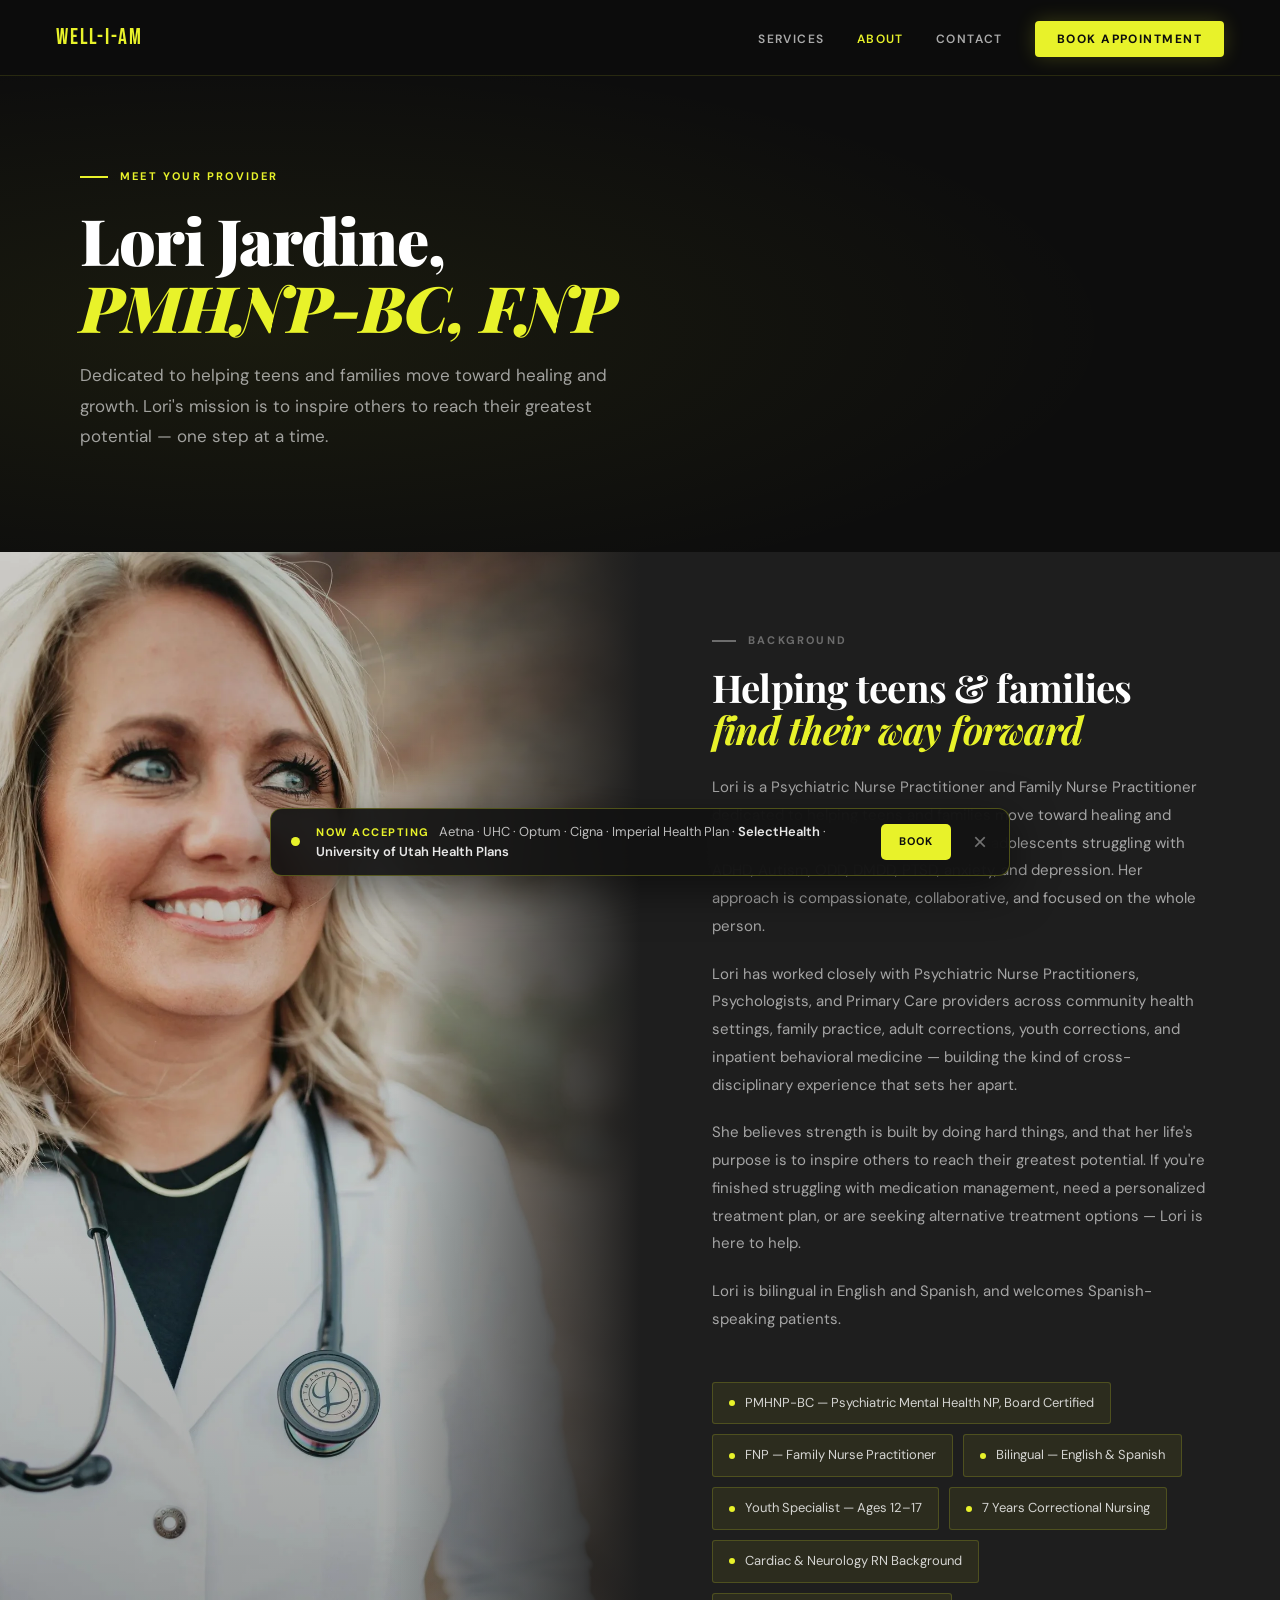
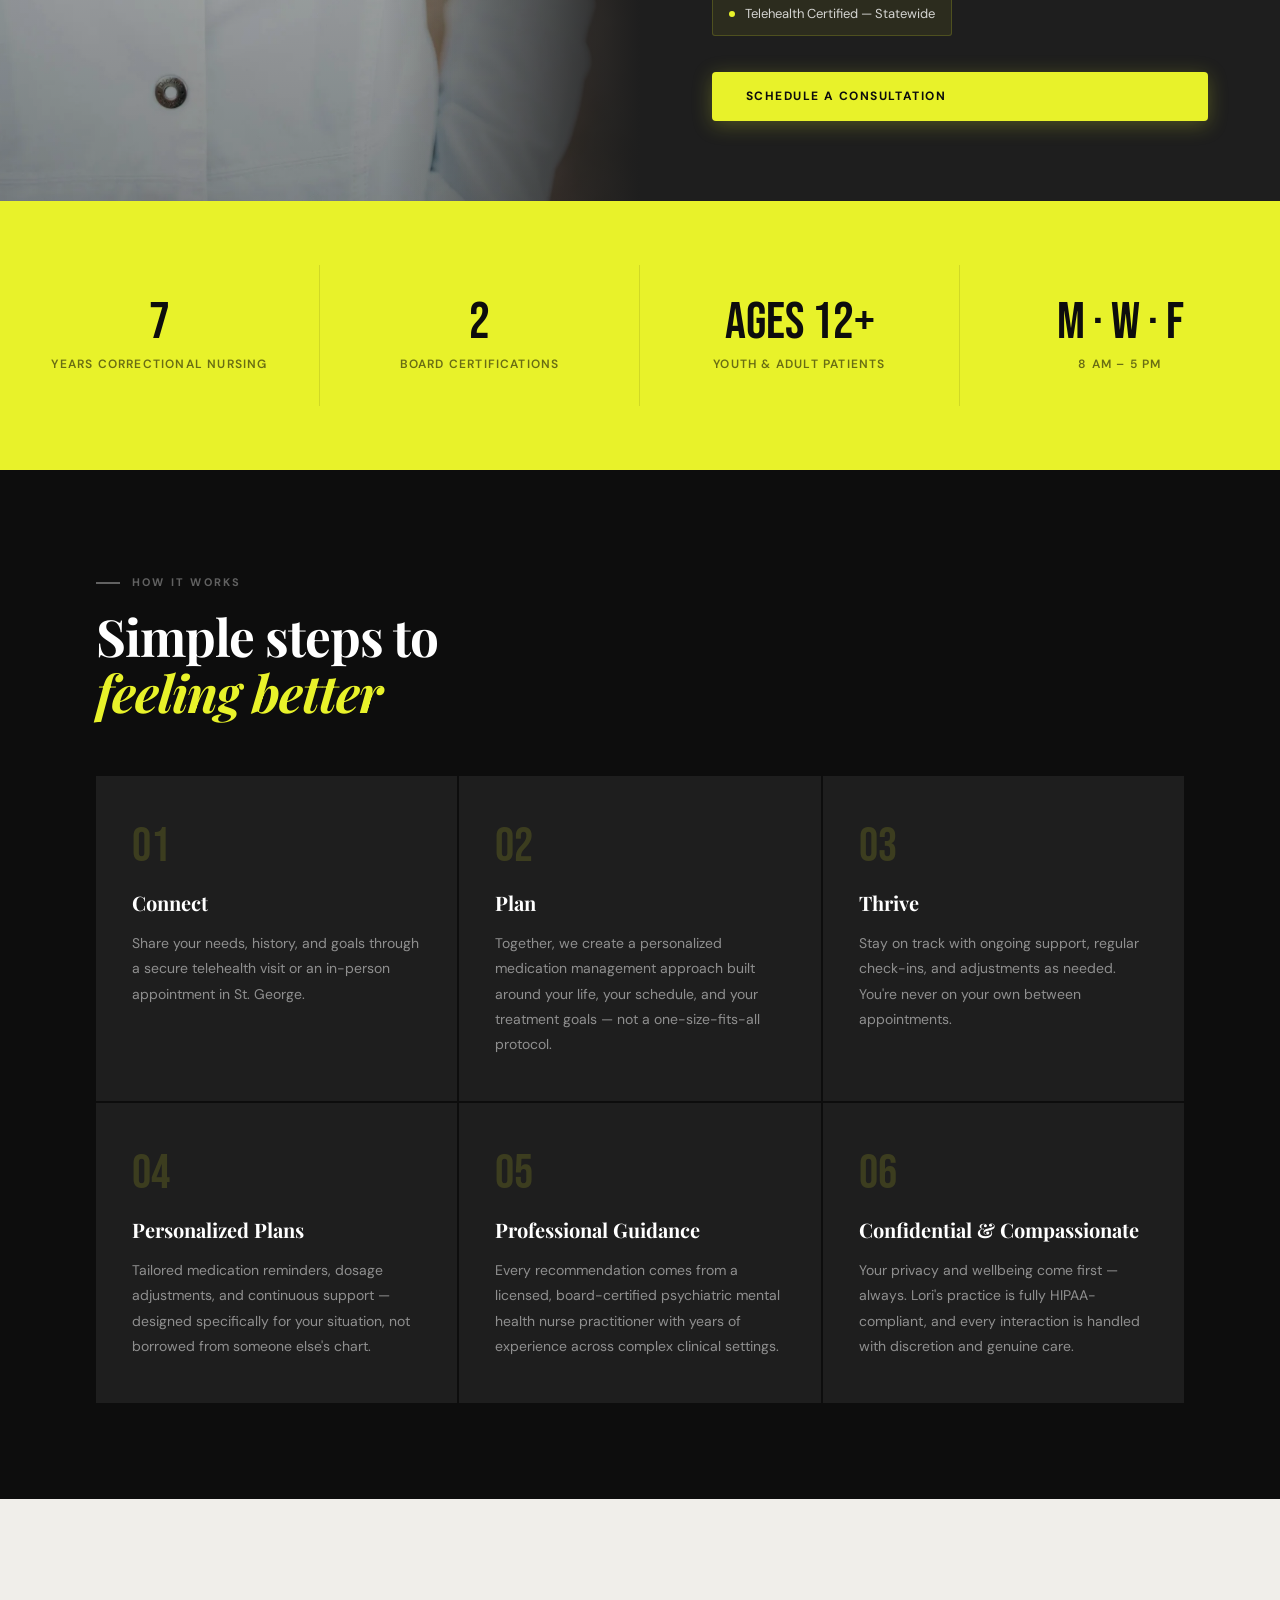
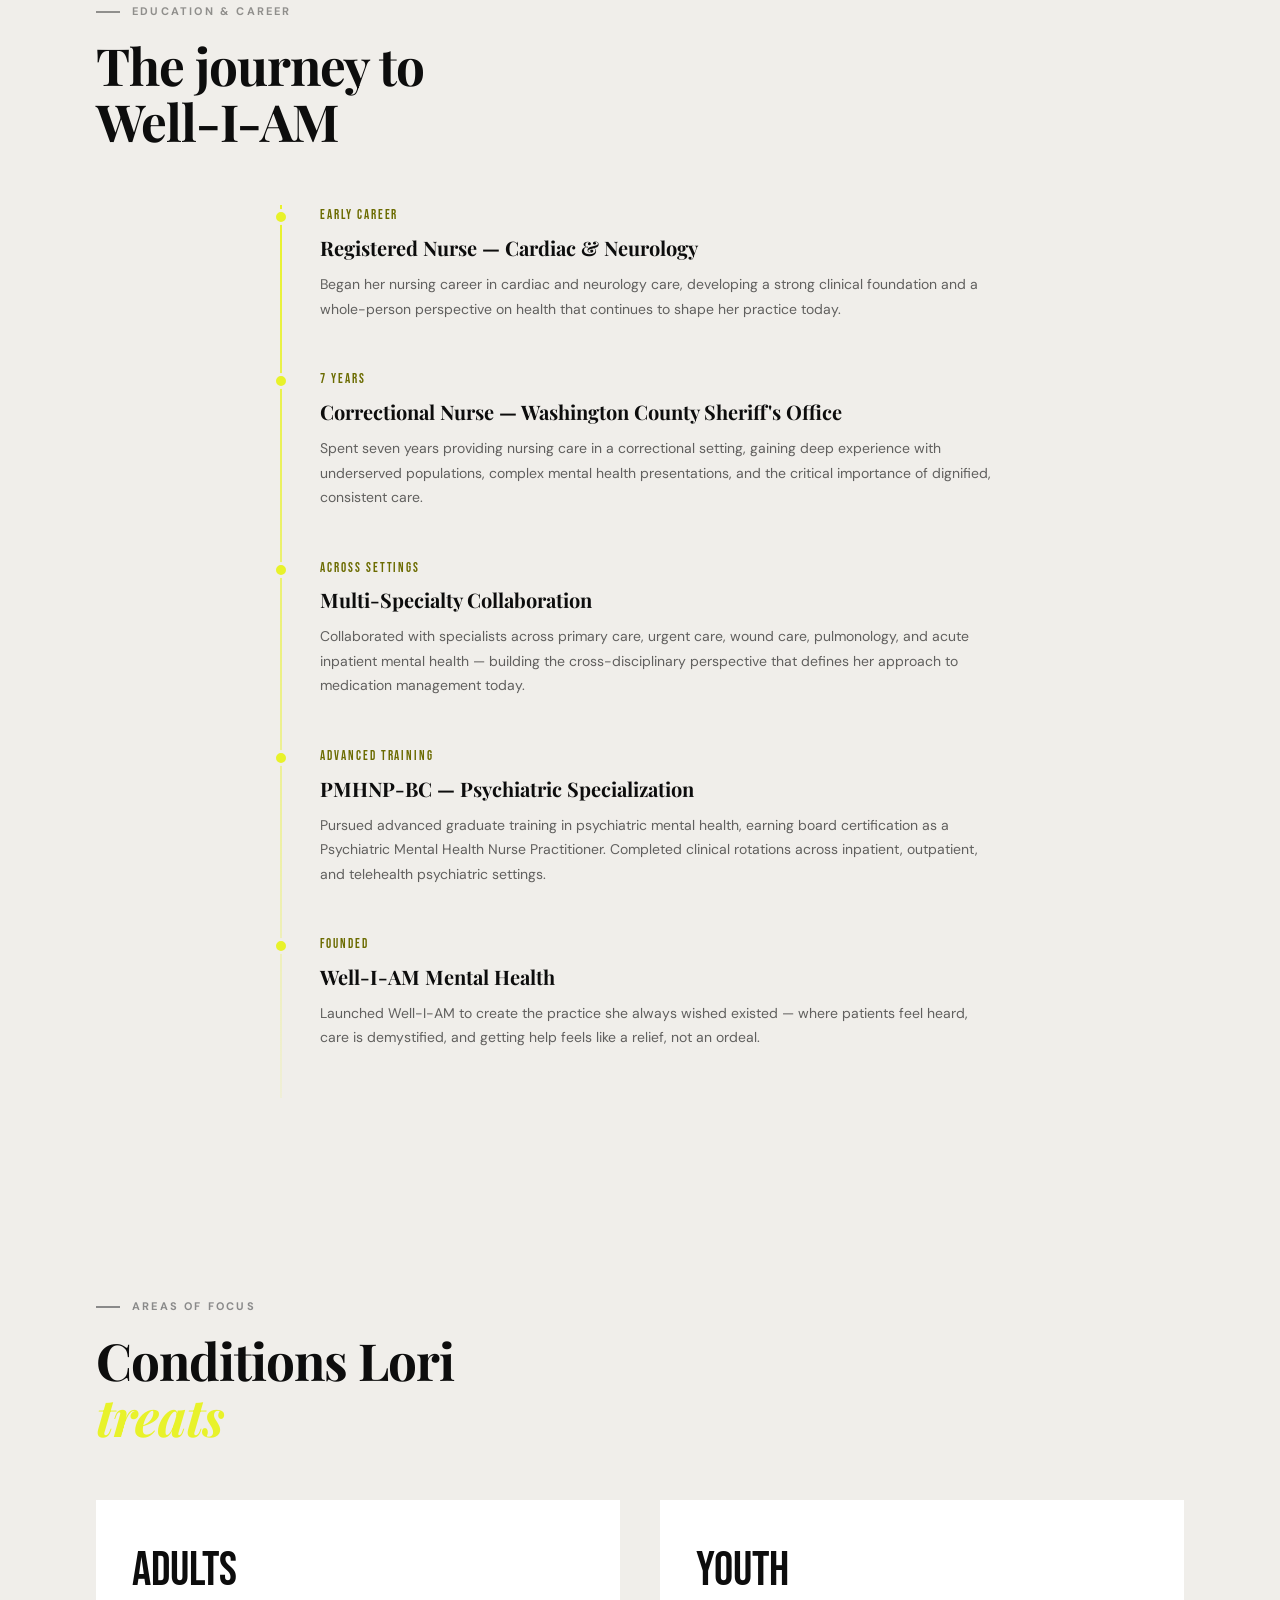
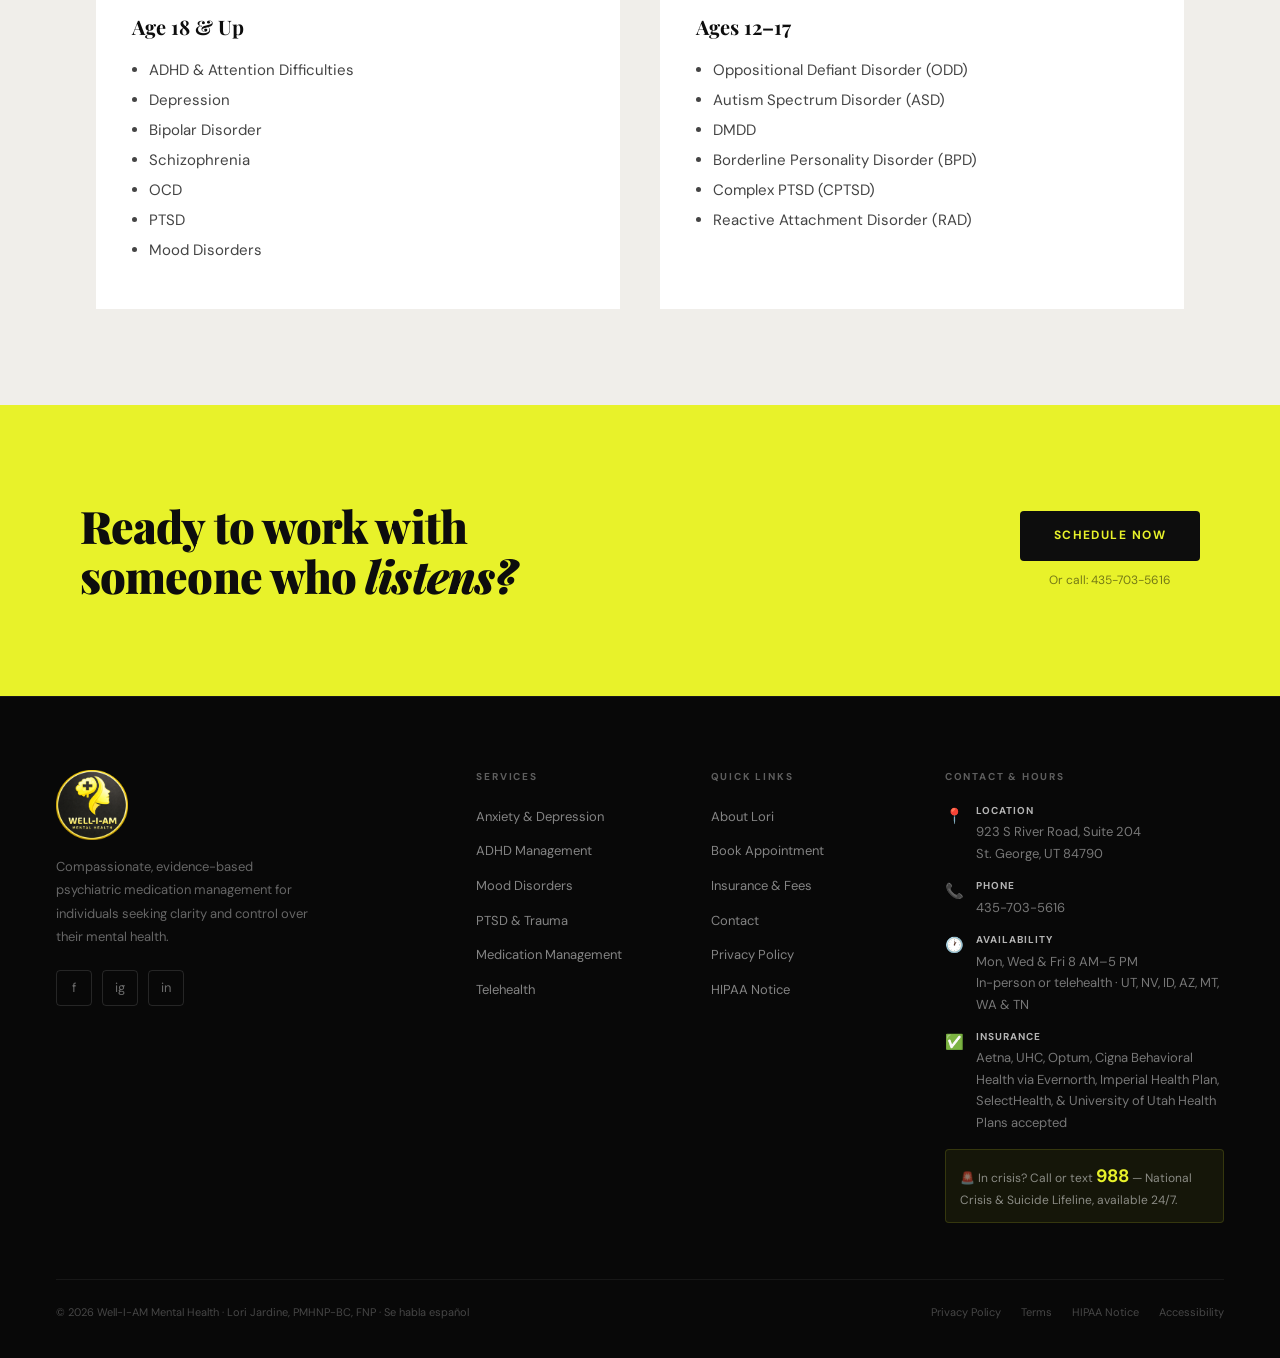
<file: about.html>
<!DOCTYPE html>
<html lang="en">
<head>
<meta charset="UTF-8">
<meta name="viewport" content="width=device-width, initial-scale=1.0">
<link rel="icon" type="image/svg+xml" href="/favicon.svg">
<link rel="shortcut icon" href="/favicon.svg">
<title>About Lori Jardine, PMHNP-BC | Psychiatric NP | Well-I-AM Mental Health, St. George UT</title>
<meta name="description" content="Meet Lori Jardine, PMHNP-BC, FNP — Board-Certified Psychiatric Mental Health Nurse Practitioner specializing in teen &amp; adult medication management in St. George, Utah. 7 years correctional nursing. Youth specialist ages 12–17.">
<meta name="keywords" content="Lori Jardine PMHNP-BC, psychiatric nurse practitioner St George Utah, teen mental health specialist Utah, youth psychiatry ages 12-17, ODD treatment Utah, ASD medication Utah, correctional nurse practitioner, family nurse practitioner mental health Utah, se habla español psiquiatra Utah, bilingual psychiatric nurse practitioner Utah">
<meta name="robots" content="index, follow">
<meta name="author" content="Lori Jardine, PMHNP-BC, FNP">
<meta name="geo.region" content="US-UT">
<meta name="geo.placename" content="St. George, Utah">
<link rel="canonical" href="https://well-i-am.net/about">
<meta property="og:type" content="profile">
<meta property="og:url" content="https://well-i-am.net/about">
<meta property="og:title" content="About Lori Jardine, PMHNP-BC | Well-I-AM Mental Health">
<meta property="og:description" content="Board-Certified Psychiatric Mental Health NP specializing in teen &amp; adult medication management. Youth specialist ages 12–17. St. George, Utah.">
<meta property="og:image" content="https://well-i-am.net/images/logo.png">
<meta property="og:site_name" content="Well-I-AM Mental Health">
<meta property="og:locale" content="en_US">
<meta name="twitter:card" content="summary">
<meta name="twitter:title" content="About Lori Jardine, PMHNP-BC | Well-I-AM Mental Health">
<meta name="twitter:description" content="Board-Certified Psychiatric NP specializing in teen &amp; adult medication management in St. George, Utah.">
<meta name="twitter:image" content="https://well-i-am.net/images/logo.png">
<script type="application/ld+json">
{
  "@context": "https://schema.org",
  "@type": "Physician",
  "name": "Lori Jardine",
  "jobTitle": "Psychiatric Mental Health Nurse Practitioner",
  "description": "Board-Certified Psychiatric Mental Health Nurse Practitioner and Family Nurse Practitioner specializing in medication management for teens (ages 12\u201317) and adults in St. George, Utah.",
  "telephone": "+14357035616",
  "areaServed": ["Utah", "Nevada", "Idaho", "Arizona", "Montana", "Washington", "Tennessee"],
  "email": "lori.jardine@well-i-am.net",
  "url": "https://well-i-am.net/about",
  "address": {
    "@type": "PostalAddress",
    "streetAddress": "923 S River Road, Suite 204",
    "addressLocality": "St. George",
    "addressRegion": "UT",
    "postalCode": "84790",
    "addressCountry": "US"
  },
  "worksFor": {
    "@type": "MedicalBusiness",
    "name": "Well-I-AM Mental Health",
    "url": "https://well-i-am.net"
  },
  "medicalSpecialty": "Psychiatry",
  "hasCredential": ["PMHNP-BC","FNP"],
  "knowsLanguage": ["English", "Spanish"],
  "knowsAbout": ["ADHD","Depression","Anxiety","PTSD","OCD","Bipolar Disorder","Schizophrenia","ODD","ASD","DMDD","CPTSD","BPD","RAD"]
}
</script>
<link rel="stylesheet" href="css/style.css?v=2">
<style>
  /* ── About-specific styles ── */
  .about-split {
    display: grid;
    grid-template-columns: 1fr 1fr;
    min-height: 680px;
  }
  .about-photo {
    position: relative;
    overflow: hidden;
    background: var(--dark-mid);
  }
  .about-photo img {
    width: 100%; height: 100%;
    object-fit: cover; object-position: center top;
  }
  .about-photo-overlay {
    position: absolute; inset: 0;
    background: linear-gradient(90deg, transparent 60%, var(--charcoal) 100%),
                linear-gradient(0deg, rgba(13,13,13,0.3) 0%, transparent 50%);
  }
  .about-content {
    background: var(--charcoal);
    padding: 80px 72px;
    display: flex; flex-direction: column; justify-content: center;
  }
  .about-content .section-label { color: rgba(255,255,255,0.35); }
  .about-content .section-label::before { background: rgba(255,255,255,0.35); }
  .about-content .section-heading { color: var(--white); font-size: clamp(28px, 3vw, 44px); }
  .about-bio { font-size: 15px; line-height: 1.85; color: rgba(255,255,255,0.6); margin-bottom: 20px; }

  /* Credential pills */
  .creds { display: flex; flex-wrap: wrap; gap: 10px; margin: 28px 0 36px; }
  .cred-pill {
    display: flex; align-items: center; gap: 10px;
    background: rgba(232,242,42,0.07); border: 1px solid rgba(232,242,42,0.18);
    border-radius: 3px; padding: 10px 16px;
    font-size: 13px; color: rgba(255,255,255,0.8);
  }
  .cred-pill::before { content: ''; width: 6px; height: 6px; background: var(--yellow); border-radius: 50%; flex-shrink: 0; }

  /* Philosophy cards */
  .philosophy { background: var(--black); padding: 96px 0; }
  .phil-grid { display: grid; grid-template-columns: repeat(3, 1fr); gap: 2px; margin-top: 56px; }
  .phil-card {
    background: var(--charcoal); padding: 44px 36px;
    border-top: 3px solid transparent;
    transition: border-color 0.3s, transform 0.3s;
  }
  .phil-card:hover { border-color: var(--yellow); transform: translateY(-4px); }
  .phil-num { font-family: var(--display); font-size: 48px; color: rgba(232,242,42,0.15); line-height: 1; margin-bottom: 16px; }
  .phil-title { font-family: var(--serif); font-size: 20px; font-weight: 700; color: var(--white); margin-bottom: 12px; }
  .phil-desc { font-size: 14px; line-height: 1.8; color: rgba(255,255,255,0.5); }

  /* Timeline */
  .timeline-section { background: var(--warm-gray); color: var(--black); padding: 96px 0; }
  .timeline-section .section-label { color: rgba(0,0,0,0.4); }
  .timeline-section .section-label::before { background: rgba(0,0,0,0.4); }
  .timeline-section .section-heading { color: var(--black); }
  .timeline { position: relative; max-width: 720px; margin: 56px auto 0; }
  .timeline::before {
    content: ''; position: absolute; left: 0; top: 0; bottom: 0;
    width: 2px; background: linear-gradient(180deg, var(--yellow), rgba(232,242,42,0.1));
  }
  .timeline-item { padding: 0 0 48px 40px; position: relative; }
  .timeline-dot {
    position: absolute; left: -7px; top: 4px;
    width: 16px; height: 16px;
    background: var(--yellow); border-radius: 50%;
    border: 3px solid var(--warm-gray);
  }
  .timeline-year { font-family: var(--display); font-size: 13px; letter-spacing: 0.15em; color: #6b6b00; margin-bottom: 6px; }
  .timeline-title { font-family: var(--serif); font-size: 20px; font-weight: 700; color: var(--black); margin-bottom: 8px; }
  .timeline-desc { font-size: 14px; line-height: 1.75; color: rgba(0,0,0,0.6); }

  /* Fun facts band */
  .facts-band { background: var(--yellow); padding: 64px 0; }
  .facts-grid { display: grid; grid-template-columns: repeat(4, 1fr); gap: 0; }
  .fact-item { padding: 32px 40px; border-right: 1px solid rgba(0,0,0,0.1); text-align: center; }
  .fact-item:last-child { border-right: none; }
  .fact-num { font-family: var(--display); font-size: 52px; color: var(--black); line-height: 1; }
  .fact-label { font-size: 12px; font-weight: 600; letter-spacing: 0.1em; text-transform: uppercase; color: rgba(0,0,0,0.55); margin-top: 6px; }

  @media (max-width: 1024px) {
    .about-split { grid-template-columns: 1fr; }
    .about-photo { height: 460px; }
    .about-content { padding: 60px 40px; }
    .phil-grid { grid-template-columns: 1fr 1fr; }
    .facts-grid { grid-template-columns: 1fr 1fr; }
    .fact-item { border-right: none; border-bottom: 1px solid rgba(0,0,0,0.1); }
  }
  @media (max-width: 640px) {
    .phil-grid { grid-template-columns: 1fr; }
    .facts-grid { grid-template-columns: 1fr 1fr; }
    .about-content { padding: 48px 24px; }
  }
</style>
</head>
<body>

<!-- NAV -->
<nav>
  <a href="/" class="nav-logo">WELL-I-AM</a>
  <ul class="nav-links">
    <li><a href="services">Services</a></li>
    <li><a href="about" class="active">About</a></li>
    <li><a href="contact">Contact</a></li>
    <li><a href="appointments" class="nav-cta">Book Appointment</a></li>
  </ul>
  <button class="nav-hamburger" id="nav-hamburger" aria-label="Toggle navigation">
    <span></span><span></span><span></span>
  </button>
</nav>

<!-- PAGE HEADER -->
<div class="page-header">
  <div class="page-header-inner">
    <span class="page-eyebrow fade-up">Meet Your Provider</span>
    <h1 class="fade-up delay-1">Lori Jardine,<br><em>PMHNP-BC, FNP</em></h1>
    <p class="fade-up delay-2">Dedicated to helping teens and families move toward healing and growth. Lori's mission is to inspire others to reach their greatest potential — one step at a time.</p>
  </div>
</div>

<!-- ABOUT SPLIT -->
<div class="about-split">
  <div class="about-photo">
    <img src="/images/lori-portrait.jpg" alt="Lori Jardine, PMHNP-BC">
    <div class="about-photo-overlay"></div>
  </div>
  <div class="about-content">
    <span class="section-label">Background</span>
    <h2 class="section-heading" style="margin-bottom:24px;">Helping teens &amp; families<br><em>find their way forward</em></h2>
    <p class="about-bio">Lori is a Psychiatric Nurse Practitioner and Family Nurse Practitioner dedicated to helping teens and families move toward healing and growth. She specializes in working with adolescents struggling with ADHD, Autism, ODD, DMDD, PTSD, anxiety, and depression. Her approach is compassionate, collaborative, and focused on the whole person.</p>
    <p class="about-bio">Lori has worked closely with Psychiatric Nurse Practitioners, Psychologists, and Primary Care providers across community health settings, family practice, adult corrections, youth corrections, and inpatient behavioral medicine — building the kind of cross-disciplinary experience that sets her apart.</p>
    <p class="about-bio">She believes strength is built by doing hard things, and that her life's purpose is to inspire others to reach their greatest potential. If you're finished struggling with medication management, need a personalized treatment plan, or are seeking alternative treatment options — Lori is here to help.</p>
    <p class="about-bio">Lori is bilingual in English and Spanish, and welcomes Spanish-speaking patients.</p>
    <div class="creds">
      <div class="cred-pill">PMHNP-BC — Psychiatric Mental Health NP, Board Certified</div>
      <div class="cred-pill">FNP — Family Nurse Practitioner</div>
      <div class="cred-pill">Bilingual — English &amp; Spanish</div>
      <div class="cred-pill">Youth Specialist — Ages 12–17</div>
      <div class="cred-pill">7 Years Correctional Nursing</div>
      <div class="cred-pill">Cardiac &amp; Neurology RN Background</div>
      <div class="cred-pill">Telehealth Certified — Statewide</div>
    </div>
    <a href="appointments" class="btn btn-yellow">Schedule a Consultation</a>
  </div>
</div>

<!-- FACTS BAND -->
<div class="facts-band">
  <div class="facts-grid">
    <div class="fact-item">
      <div class="fact-num">7</div>
      <div class="fact-label">Years Correctional Nursing</div>
    </div>
    <div class="fact-item">
      <div class="fact-num">2</div>
      <div class="fact-label">Board Certifications</div>
    </div>
    <div class="fact-item">
      <div class="fact-num">Ages 12+</div>
      <div class="fact-label">Youth &amp; Adult Patients</div>
    </div>
    <div class="fact-item">
      <div class="fact-num">M · W · F</div>
      <div class="fact-label">8 AM – 5 PM</div>
    </div>
  </div>
</div>

<!-- PHILOSOPHY -->
<section class="philosophy">
  <div class="container">
    <span class="section-label light">How It Works</span>
    <h2 class="section-heading">Simple steps to<br><em>feeling better</em></h2>
    <div class="phil-grid">
      <div class="phil-card">
        <div class="phil-num">01</div>
        <h3 class="phil-title">Connect</h3>
        <p class="phil-desc">Share your needs, history, and goals through a secure telehealth visit or an in-person appointment in St. George.</p>
      </div>
      <div class="phil-card">
        <div class="phil-num">02</div>
        <h3 class="phil-title">Plan</h3>
        <p class="phil-desc">Together, we create a personalized medication management approach built around your life, your schedule, and your treatment goals — not a one-size-fits-all protocol.</p>
      </div>
      <div class="phil-card">
        <div class="phil-num">03</div>
        <h3 class="phil-title">Thrive</h3>
        <p class="phil-desc">Stay on track with ongoing support, regular check-ins, and adjustments as needed. You're never on your own between appointments.</p>
      </div>
      <div class="phil-card">
        <div class="phil-num">04</div>
        <h3 class="phil-title">Personalized Plans</h3>
        <p class="phil-desc">Tailored medication reminders, dosage adjustments, and continuous support — designed specifically for your situation, not borrowed from someone else's chart.</p>
      </div>
      <div class="phil-card">
        <div class="phil-num">05</div>
        <h3 class="phil-title">Professional Guidance</h3>
        <p class="phil-desc">Every recommendation comes from a licensed, board-certified psychiatric mental health nurse practitioner with years of experience across complex clinical settings.</p>
      </div>
      <div class="phil-card">
        <div class="phil-num">06</div>
        <h3 class="phil-title">Confidential &amp; Compassionate</h3>
        <p class="phil-desc">Your privacy and wellbeing come first — always. Lori's practice is fully HIPAA-compliant, and every interaction is handled with discretion and genuine care.</p>
      </div>
    </div>
  </div>
</section>

<!-- TIMELINE -->
<section class="timeline-section">
  <div class="container">
    <span class="section-label">Education &amp; Career</span>
    <h2 class="section-heading" style="color:var(--black);">The journey to<br>Well-I-AM</h2>
    <div class="timeline">
      <div class="timeline-item">
        <div class="timeline-dot"></div>
        <div class="timeline-year">Early Career</div>
        <h3 class="timeline-title">Registered Nurse — Cardiac &amp; Neurology</h3>
        <p class="timeline-desc">Began her nursing career in cardiac and neurology care, developing a strong clinical foundation and a whole-person perspective on health that continues to shape her practice today.</p>
      </div>
      <div class="timeline-item">
        <div class="timeline-dot"></div>
        <div class="timeline-year">7 Years</div>
        <h3 class="timeline-title">Correctional Nurse — Washington County Sheriff's Office</h3>
        <p class="timeline-desc">Spent seven years providing nursing care in a correctional setting, gaining deep experience with underserved populations, complex mental health presentations, and the critical importance of dignified, consistent care.</p>
      </div>
      <div class="timeline-item">
        <div class="timeline-dot"></div>
        <div class="timeline-year">Across Settings</div>
        <h3 class="timeline-title">Multi-Specialty Collaboration</h3>
        <p class="timeline-desc">Collaborated with specialists across primary care, urgent care, wound care, pulmonology, and acute inpatient mental health — building the cross-disciplinary perspective that defines her approach to medication management today.</p>
      </div>
      <div class="timeline-item">
        <div class="timeline-dot"></div>
        <div class="timeline-year">Advanced Training</div>
        <h3 class="timeline-title">PMHNP-BC — Psychiatric Specialization</h3>
        <p class="timeline-desc">Pursued advanced graduate training in psychiatric mental health, earning board certification as a Psychiatric Mental Health Nurse Practitioner. Completed clinical rotations across inpatient, outpatient, and telehealth psychiatric settings.</p>
      </div>
      <div class="timeline-item">
        <div class="timeline-dot"></div>
        <div class="timeline-year">Founded</div>
        <h3 class="timeline-title">Well-I-AM Mental Health</h3>
        <p class="timeline-desc">Launched Well-I-AM to create the practice she always wished existed — where patients feel heard, care is demystified, and getting help feels like a relief, not an ordeal.</p>
      </div>
    </div>
  </div>
</section>

<!-- SPECIALTIES -->
<section class="philosophy" style="background:var(--warm-gray);">
  <div class="container">
    <span class="section-label">Areas of Focus</span>
    <h2 class="section-heading" style="color:var(--black);">Conditions Lori<br><em>treats</em></h2>
    <div class="phil-grid" style="grid-template-columns:repeat(2,1fr); gap:40px;">
      <div class="phil-card" style="background:#fff;">
        <div class="phil-num" style="color:var(--black);">Adults</div>
        <h3 class="phil-title" style="color:var(--black);">Age 18 &amp; Up</h3>
        <ul style="margin:0;padding:0 0 0 1.1em;color:#444;line-height:2;font-size:15px;">
          <li>ADHD &amp; Attention Difficulties</li>
          <li>Depression</li>
          <li>Bipolar Disorder</li>
          <li>Schizophrenia</li>
          <li>OCD</li>
          <li>PTSD</li>
          <li>Mood Disorders</li>
        </ul>
      </div>
      <div class="phil-card" style="background:#fff;">
        <div class="phil-num" style="color:var(--black);">Youth</div>
        <h3 class="phil-title" style="color:var(--black);">Ages 12–17</h3>
        <ul style="margin:0;padding:0 0 0 1.1em;color:#444;line-height:2;font-size:15px;">
          <li>Oppositional Defiant Disorder (ODD)</li>
          <li>Autism Spectrum Disorder (ASD)</li>
          <li>DMDD</li>
          <li>Borderline Personality Disorder (BPD)</li>
          <li>Complex PTSD (CPTSD)</li>
          <li>Reactive Attachment Disorder (RAD)</li>
        </ul>
      </div>
    </div>
  </div>
</section>

<!-- CTA -->
<section class="cta-banner">
  <div class="cta-banner-text">Ready to work with<br>someone who <em>listens?</em></div>
  <div class="cta-actions">
    <a href="appointments" class="btn btn-dark">Schedule Now</a>
    <p class="cta-note">Or call: 435-703-5616</p>
  </div>
</section>

<!-- FOOTER -->
<footer>
  <div class="footer-grid">
    <div>
      <img src="/images/logo.png" alt="Well-I-AM Mental Health" class="footer-logo-img" width="72" height="72">
      <p class="footer-desc">Compassionate, evidence-based psychiatric medication management for individuals seeking clarity and control over their mental health.</p>
      <div class="footer-socials">
        <a href="https://www.facebook.com/people/Well-i-am/61581130363532" class="social-btn" title="Facebook" target="_blank" rel="noopener noreferrer">f</a>
        <a href="https://www.instagram.com/lori_jardine?igsh=ZG5kZDNmZnYydnljr" class="social-btn" title="Instagram" target="_blank" rel="noopener noreferrer">ig</a>
        <a href="https://www.linkedin.com/in/lori-jardine-506b2a277" class="social-btn" title="LinkedIn" target="_blank" rel="noopener noreferrer">in</a>
      </div>
    </div>
    <div>
      <div class="footer-col-title">Services</div>
      <ul class="footer-links">
        <li><a href="services#anxiety">Anxiety &amp; Depression</a></li>
        <li><a href="services#adhd">ADHD Management</a></li>
        <li><a href="services#mood">Mood Disorders</a></li>
        <li><a href="services#ptsd">PTSD &amp; Trauma</a></li>
        <li><a href="services#medication">Medication Management</a></li>
        <li><a href="services#telehealth">Telehealth</a></li>
      </ul>
    </div>
    <div>
      <div class="footer-col-title">Quick Links</div>
      <ul class="footer-links">
        <li><a href="about">About Lori</a></li>
        <li><a href="appointments">Book Appointment</a></li>
        <li><a href="contact#insurance">Insurance &amp; Fees</a></li>
        <li><a href="contact">Contact</a></li>
        <li><a href="privacy">Privacy Policy</a></li>
        <li><a href="hipaa">HIPAA Notice</a></li>
      </ul>
    </div>
    <div>
      <div class="footer-col-title">Contact &amp; Hours</div>
      <div class="footer-contact-item">
        <span class="contact-icon">📍</span>
        <div class="contact-text"><strong>Location</strong>923 S River Road, Suite 204<br>St. George, UT 84790</div>
      </div>
      <div class="footer-contact-item">
        <span class="contact-icon">📞</span>
        <div class="contact-text"><strong>Phone</strong>435-703-5616</div>
      </div>
      <div class="footer-contact-item">
        <span class="contact-icon">🕐</span>
        <div class="contact-text"><strong>Availability</strong>Mon, Wed &amp; Fri 8 AM–5 PM<br>In-person or telehealth · UT, NV, ID, AZ, MT, WA &amp; TN</div>
      </div>
      <div class="footer-contact-item">
        <span class="contact-icon">✅</span>
        <div class="contact-text"><strong>Insurance</strong>Aetna, UHC, Optum, Cigna Behavioral Health via Evernorth, Imperial Health Plan, SelectHealth, &amp; University of Utah Health Plans accepted</div>
      </div>
      <div class="crisis-line">
        <p>🚨 In crisis? Call or text <strong>988</strong> — National Crisis &amp; Suicide Lifeline, available 24/7.</p>
      </div>
    </div>
  </div>
  <div class="footer-bottom">
    <div class="footer-copy">© 2026 Well-I-AM Mental Health · Lori Jardine, PMHNP-BC, FNP · <span lang="es">Se habla español</span></div>
    <div class="footer-legal">
      <a href="privacy">Privacy Policy</a>
      <a href="terms">Terms</a>
      <a href="hipaa">HIPAA Notice</a>
      <a href="accessibility">Accessibility</a>
    </div>
  </div>
</footer>

<script>
  const ham = document.getElementById('nav-hamburger');
  const navLinks = document.querySelector('.nav-links');
  if (ham) {
    ham.addEventListener('click', () => {
      navLinks.classList.toggle('nav-open');
      ham.classList.toggle('is-open');
    });
  }
</script>
<!-- INSURANCE ANNOUNCEMENT BANNER -->
<div class="ins-banner" id="insBanner" role="region" aria-label="Accepted insurance notice">
  <span class="ins-banner-pulse" aria-hidden="true"></span>
  <p class="ins-banner-text"><span class="ins-banner-label">Now Accepting</span>Aetna · UHC · Optum · Cigna · Imperial Health Plan · <strong>SelectHealth</strong> · <strong>University of Utah Health Plans</strong></p>
  <a href="appointments" class="ins-banner-cta">Book</a>
  <button class="ins-banner-close" id="insBannerClose" type="button" aria-label="Dismiss insurance notice">&times;</button>
</div>
<script>
(function () {
  var b = document.getElementById('insBanner');
  if (!b) return;
  var KEY = 'wia_ins_banner_v1';
  try { if (localStorage.getItem(KEY)) { b.parentNode.removeChild(b); return; } } catch (e) {}
  setTimeout(function () { b.classList.add('is-visible'); }, 900);
  var c = document.getElementById('insBannerClose');
  if (c) c.addEventListener('click', function () {
    b.classList.remove('is-visible');
    try { localStorage.setItem(KEY, '1'); } catch (e) {}
    setTimeout(function () { if (b.parentNode) b.parentNode.removeChild(b); }, 500);
  });
})();
</script>
</body>
</html>
</file>
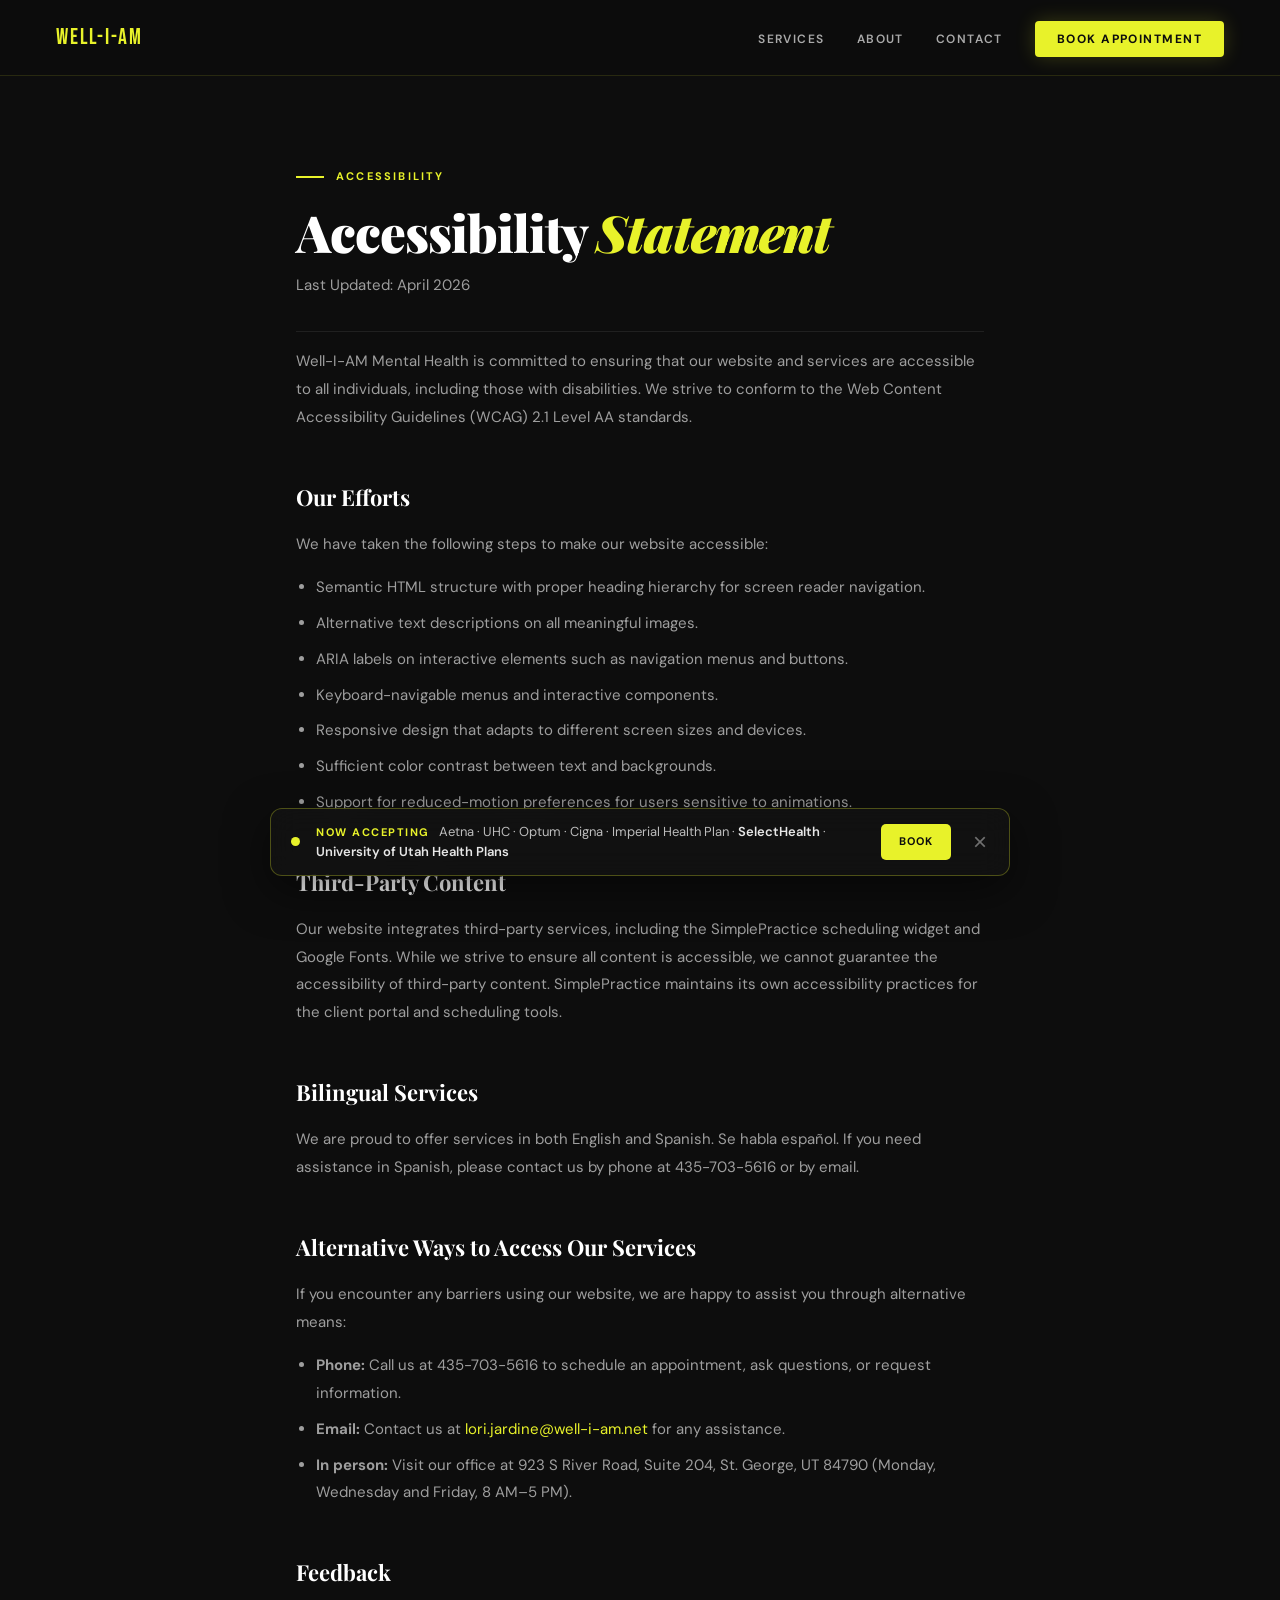
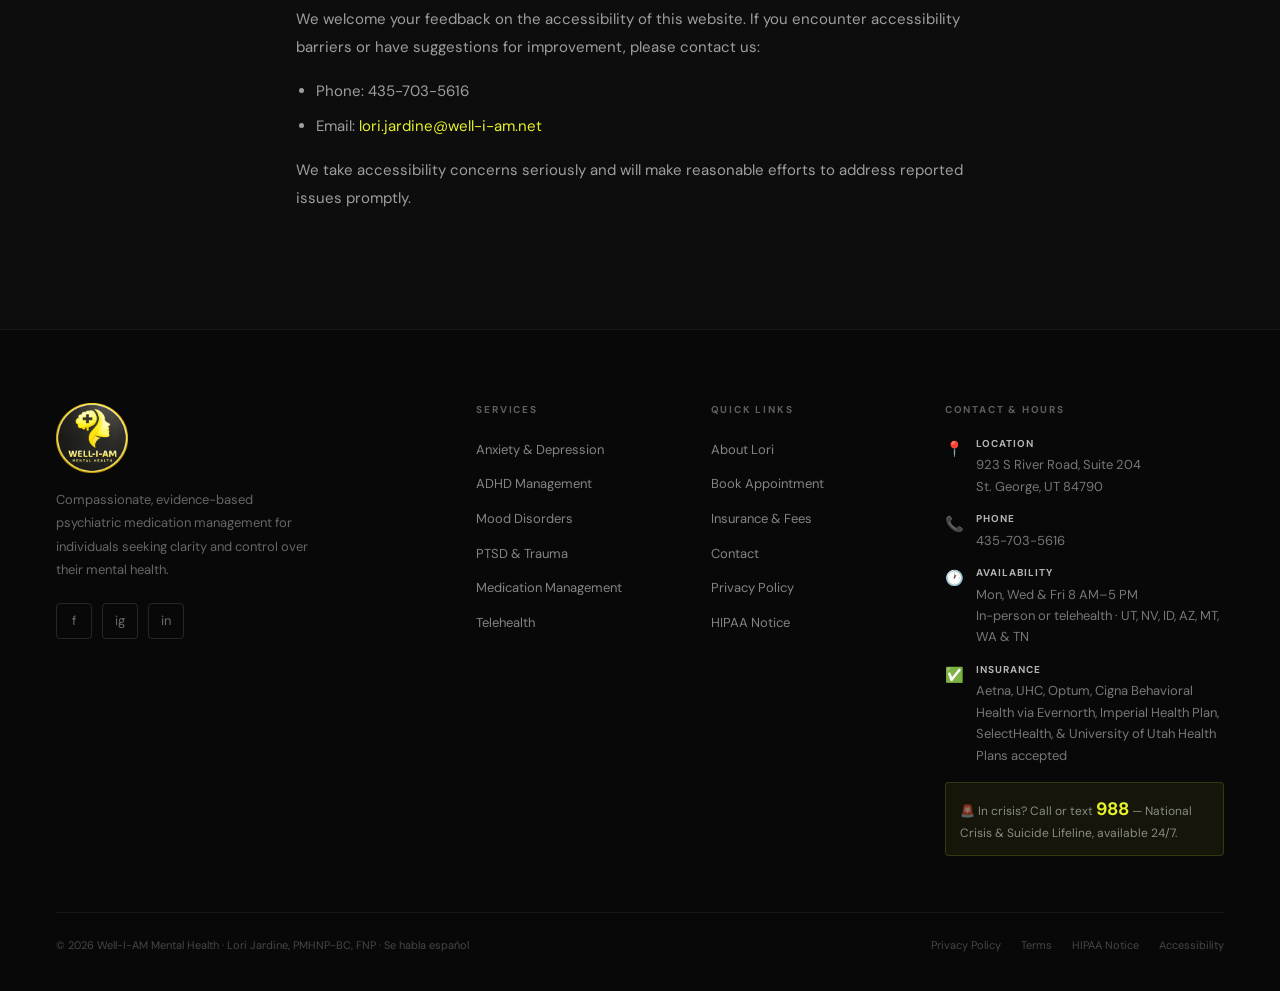
<file: accessibility.html>
<!DOCTYPE html>
<html lang="en">
<head>
<meta charset="UTF-8">
<meta name="viewport" content="width=device-width, initial-scale=1.0">
<link rel="icon" type="image/svg+xml" href="/favicon.svg">
<link rel="shortcut icon" href="/favicon.svg">
<title>Accessibility Statement — Well-I-AM Mental Health</title>
<meta name="description" content="Accessibility statement for the Well-I-AM Mental Health website. Our commitment to making mental health services accessible to everyone.">
<meta name="robots" content="index, follow">
<link rel="canonical" href="https://well-i-am.net/accessibility">
<meta property="og:type" content="website">
<meta property="og:url" content="https://well-i-am.net/accessibility">
<meta property="og:title" content="Accessibility Statement — Well-I-AM Mental Health">
<meta property="og:description" content="Our commitment to making mental health services accessible to everyone.">
<meta property="og:image" content="https://well-i-am.net/images/logo.png">
<meta property="og:site_name" content="Well-I-AM Mental Health">
<meta property="og:locale" content="en_US">
<link rel="stylesheet" href="css/style.css?v=2">
<style>
  .policy-content {
    max-width: 800px;
    margin: 0 auto;
    padding: 160px 56px 100px;
  }
  .policy-eyebrow {
    display: inline-flex; align-items: center; gap: 12px;
    font-size: 11px; font-weight: 700; letter-spacing: 0.2em; text-transform: uppercase;
    color: var(--yellow); margin-bottom: 20px;
  }
  .policy-eyebrow::before { content: ''; width: 28px; height: 2px; background: var(--yellow); }
  .policy-content h1 {
    font-family: var(--serif); font-size: clamp(36px, 4vw, 58px);
    font-weight: 900; line-height: 1.05; letter-spacing: -0.02em;
    color: var(--white); margin-bottom: 12px;
  }
  .policy-content h1 em { font-style: italic; color: var(--yellow); }
  .policy-updated {
    font-size: 13px; color: rgba(255,255,255,0.35);
    margin-bottom: 56px; padding-bottom: 32px;
    border-bottom: 1px solid rgba(255,255,255,0.08);
  }
  .policy-content h2 {
    font-family: var(--serif); font-size: 22px; font-weight: 700;
    color: var(--white); margin: 48px 0 16px;
  }
  .policy-content p {
    font-size: 15px; line-height: 1.85; color: rgba(255,255,255,0.6);
    margin-bottom: 16px;
  }
  .policy-content ul {
    margin: 0 0 16px 20px;
  }
  .policy-content ul li {
    font-size: 15px; line-height: 1.85; color: rgba(255,255,255,0.6);
    margin-bottom: 8px;
  }
  .policy-content a { color: var(--yellow); }
  .policy-content a:hover { text-decoration: underline; }
  @media (max-width: 768px) {
    .policy-content { padding: 120px 20px 60px; }
  }
</style>
</head>
<body>

<!-- NAV -->
<nav>
  <a href="/" class="nav-logo">WELL-I-AM</a>
  <ul class="nav-links">
    <li><a href="services">Services</a></li>
    <li><a href="about">About</a></li>
    <li><a href="contact">Contact</a></li>
    <li><a href="appointments" class="nav-cta">Book Appointment</a></li>
  </ul>
  <button class="nav-hamburger" id="nav-hamburger" aria-label="Toggle navigation">
    <span></span><span></span><span></span>
  </button>
</nav>

<div class="policy-content">
  <span class="policy-eyebrow">Accessibility</span>
  <h1>Accessibility <em>Statement</em></h1>
  <p class="policy-updated">Last Updated: April 2026</p>

  <p>Well-I-AM Mental Health is committed to ensuring that our website and services are accessible to all individuals, including those with disabilities. We strive to conform to the Web Content Accessibility Guidelines (WCAG) 2.1 Level AA standards.</p>

  <h2>Our Efforts</h2>
  <p>We have taken the following steps to make our website accessible:</p>
  <ul>
    <li>Semantic HTML structure with proper heading hierarchy for screen reader navigation.</li>
    <li>Alternative text descriptions on all meaningful images.</li>
    <li>ARIA labels on interactive elements such as navigation menus and buttons.</li>
    <li>Keyboard-navigable menus and interactive components.</li>
    <li>Responsive design that adapts to different screen sizes and devices.</li>
    <li>Sufficient color contrast between text and backgrounds.</li>
    <li>Support for reduced-motion preferences for users sensitive to animations.</li>
  </ul>

  <h2>Third-Party Content</h2>
  <p>Our website integrates third-party services, including the SimplePractice scheduling widget and Google Fonts. While we strive to ensure all content is accessible, we cannot guarantee the accessibility of third-party content. SimplePractice maintains its own accessibility practices for the client portal and scheduling tools.</p>

  <h2>Bilingual Services</h2>
  <p>We are proud to offer services in both English and Spanish. <span lang="es">Se habla español.</span> If you need assistance in Spanish, please contact us by phone at 435-703-5616 or by email.</p>

  <h2>Alternative Ways to Access Our Services</h2>
  <p>If you encounter any barriers using our website, we are happy to assist you through alternative means:</p>
  <ul>
    <li><strong>Phone:</strong> Call us at 435-703-5616 to schedule an appointment, ask questions, or request information.</li>
    <li><strong>Email:</strong> Contact us at <a href="mailto:lori.jardine@well-i-am.net">lori.jardine@well-i-am.net</a> for any assistance.</li>
    <li><strong>In person:</strong> Visit our office at 923 S River Road, Suite 204, St. George, UT 84790 (Monday, Wednesday and Friday, 8 AM–5 PM).</li>
  </ul>

  <h2>Feedback</h2>
  <p>We welcome your feedback on the accessibility of this website. If you encounter accessibility barriers or have suggestions for improvement, please contact us:</p>
  <ul>
    <li>Phone: 435-703-5616</li>
    <li>Email: <a href="mailto:lori.jardine@well-i-am.net">lori.jardine@well-i-am.net</a></li>
  </ul>
  <p>We take accessibility concerns seriously and will make reasonable efforts to address reported issues promptly.</p>
</div>

<!-- FOOTER -->
<footer>
  <div class="footer-grid">
    <div>
      <img src="/images/logo.png" alt="Well-I-AM Mental Health" class="footer-logo-img" width="72" height="72">
      <p class="footer-desc">Compassionate, evidence-based psychiatric medication management for individuals seeking clarity and control over their mental health.</p>
      <div class="footer-socials">
        <a href="https://www.facebook.com/people/Well-i-am/61581130363532" class="social-btn" title="Facebook" target="_blank" rel="noopener noreferrer">f</a>
        <a href="https://www.instagram.com/lori_jardine?igsh=ZG5kZDNmZnYydnljr" class="social-btn" title="Instagram" target="_blank" rel="noopener noreferrer">ig</a>
        <a href="https://www.linkedin.com/in/lori-jardine-506b2a277" class="social-btn" title="LinkedIn" target="_blank" rel="noopener noreferrer">in</a>
      </div>
    </div>
    <div>
      <div class="footer-col-title">Services</div>
      <ul class="footer-links">
        <li><a href="services#anxiety">Anxiety &amp; Depression</a></li>
        <li><a href="services#adhd">ADHD Management</a></li>
        <li><a href="services#mood">Mood Disorders</a></li>
        <li><a href="services#ptsd">PTSD &amp; Trauma</a></li>
        <li><a href="services#medication">Medication Management</a></li>
        <li><a href="services#telehealth">Telehealth</a></li>
      </ul>
    </div>
    <div>
      <div class="footer-col-title">Quick Links</div>
      <ul class="footer-links">
        <li><a href="about">About Lori</a></li>
        <li><a href="appointments">Book Appointment</a></li>
        <li><a href="contact#insurance">Insurance &amp; Fees</a></li>
        <li><a href="contact">Contact</a></li>
        <li><a href="privacy">Privacy Policy</a></li>
        <li><a href="hipaa">HIPAA Notice</a></li>
      </ul>
    </div>
    <div>
      <div class="footer-col-title">Contact &amp; Hours</div>
      <div class="footer-contact-item">
        <span class="contact-icon">📍</span>
        <div class="contact-text"><strong>Location</strong>923 S River Road, Suite 204<br>St. George, UT 84790</div>
      </div>
      <div class="footer-contact-item">
        <span class="contact-icon">📞</span>
        <div class="contact-text"><strong>Phone</strong>435-703-5616</div>
      </div>
      <div class="footer-contact-item">
        <span class="contact-icon">🕐</span>
        <div class="contact-text"><strong>Availability</strong>Mon, Wed &amp; Fri 8 AM–5 PM<br>In-person or telehealth · UT, NV, ID, AZ, MT, WA &amp; TN</div>
      </div>
      <div class="footer-contact-item">
        <span class="contact-icon">✅</span>
        <div class="contact-text"><strong>Insurance</strong>Aetna, UHC, Optum, Cigna Behavioral Health via Evernorth, Imperial Health Plan, SelectHealth, &amp; University of Utah Health Plans accepted</div>
      </div>
      <div class="crisis-line">
        <p>🚨 In crisis? Call or text <strong>988</strong> — National Crisis &amp; Suicide Lifeline, available 24/7.</p>
      </div>
    </div>
  </div>
  <div class="footer-bottom">
    <div class="footer-copy">© 2026 Well-I-AM Mental Health · Lori Jardine, PMHNP-BC, FNP · <span lang="es">Se habla español</span></div>
    <div class="footer-legal">
      <a href="privacy">Privacy Policy</a>
      <a href="terms">Terms</a>
      <a href="hipaa">HIPAA Notice</a>
      <a href="accessibility">Accessibility</a>
    </div>
  </div>
</footer>

<script>
  const ham = document.getElementById('nav-hamburger');
  const navLinks = document.querySelector('.nav-links');
  if (ham) {
    ham.addEventListener('click', () => {
      navLinks.classList.toggle('nav-open');
      ham.classList.toggle('is-open');
    });
  }
</script>

<!-- INSURANCE ANNOUNCEMENT BANNER -->
<div class="ins-banner" id="insBanner" role="region" aria-label="Accepted insurance notice">
  <span class="ins-banner-pulse" aria-hidden="true"></span>
  <p class="ins-banner-text"><span class="ins-banner-label">Now Accepting</span>Aetna · UHC · Optum · Cigna · Imperial Health Plan · <strong>SelectHealth</strong> · <strong>University of Utah Health Plans</strong></p>
  <a href="appointments" class="ins-banner-cta">Book</a>
  <button class="ins-banner-close" id="insBannerClose" type="button" aria-label="Dismiss insurance notice">&times;</button>
</div>
<script>
(function () {
  var b = document.getElementById('insBanner');
  if (!b) return;
  var KEY = 'wia_ins_banner_v1';
  try { if (localStorage.getItem(KEY)) { b.parentNode.removeChild(b); return; } } catch (e) {}
  setTimeout(function () { b.classList.add('is-visible'); }, 900);
  var c = document.getElementById('insBannerClose');
  if (c) c.addEventListener('click', function () {
    b.classList.remove('is-visible');
    try { localStorage.setItem(KEY, '1'); } catch (e) {}
    setTimeout(function () { if (b.parentNode) b.parentNode.removeChild(b); }, 500);
  });
})();
</script>
</body>
</html>
</file>
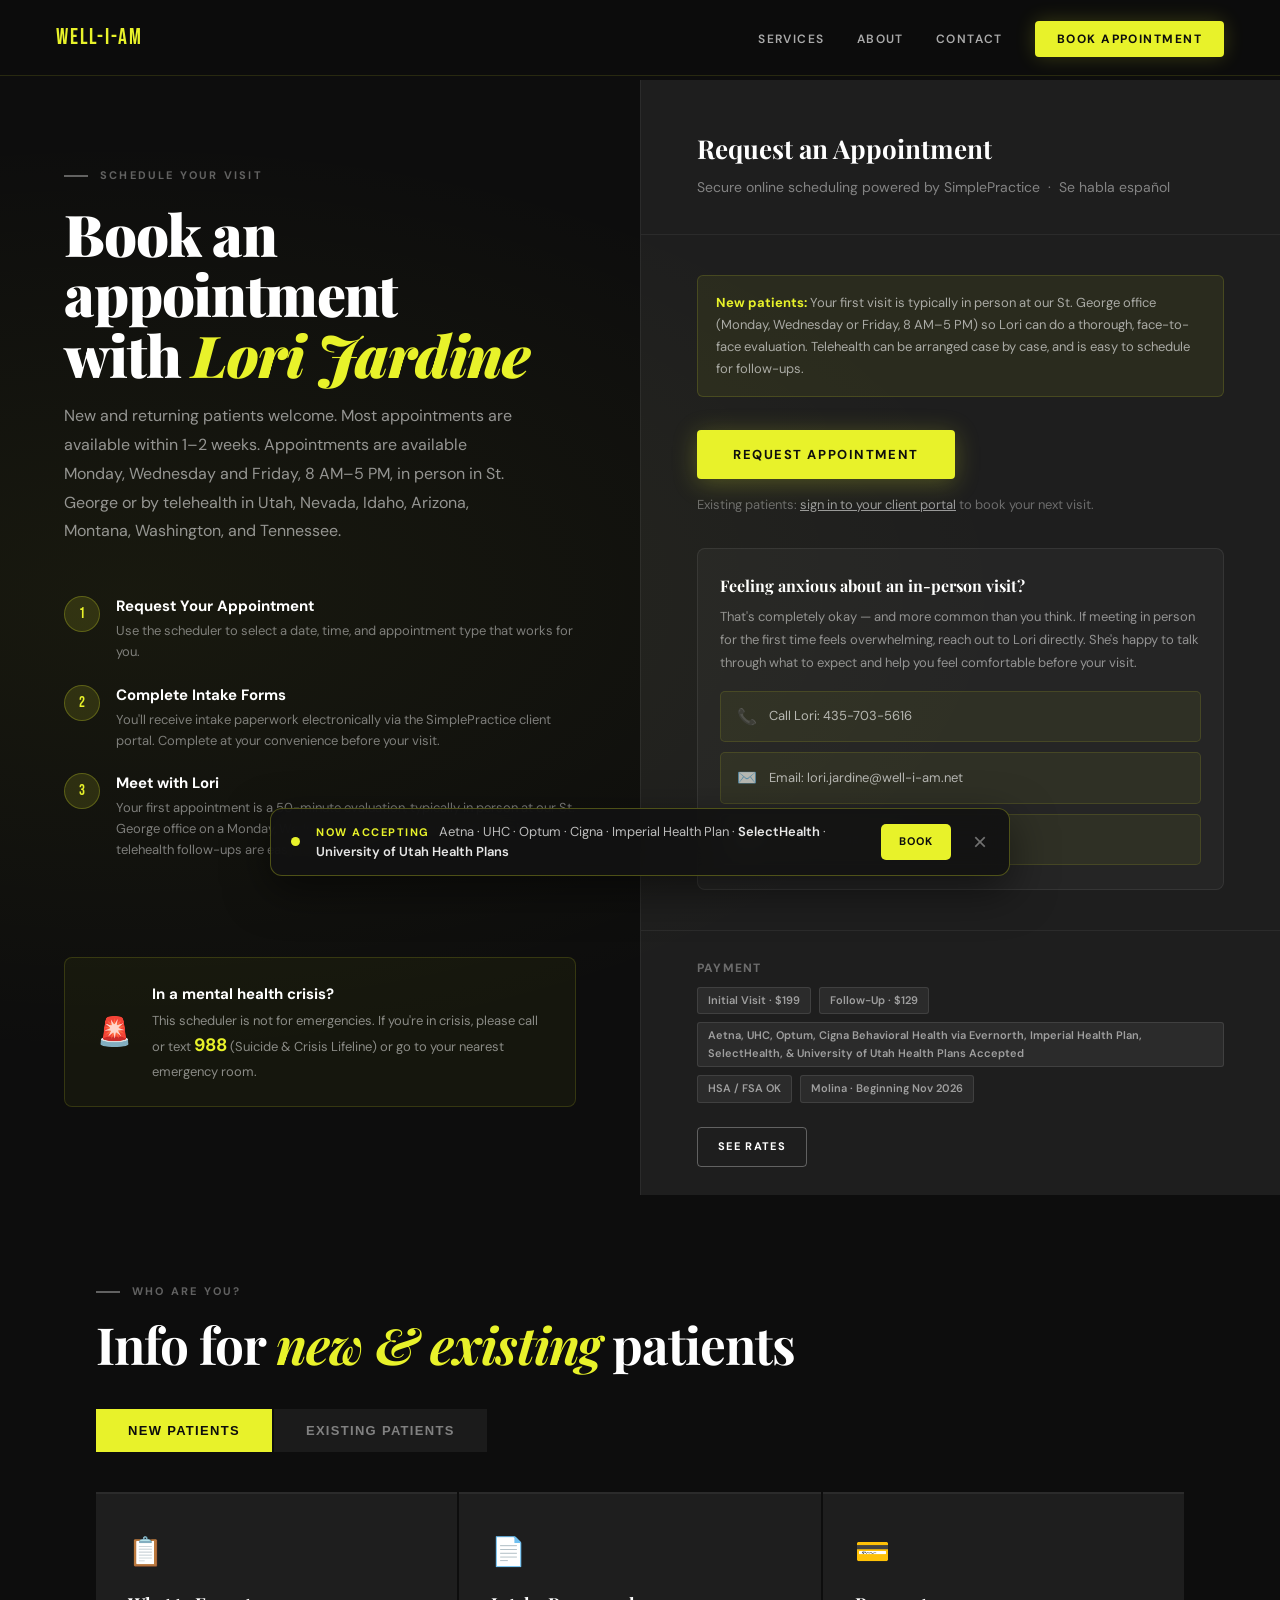
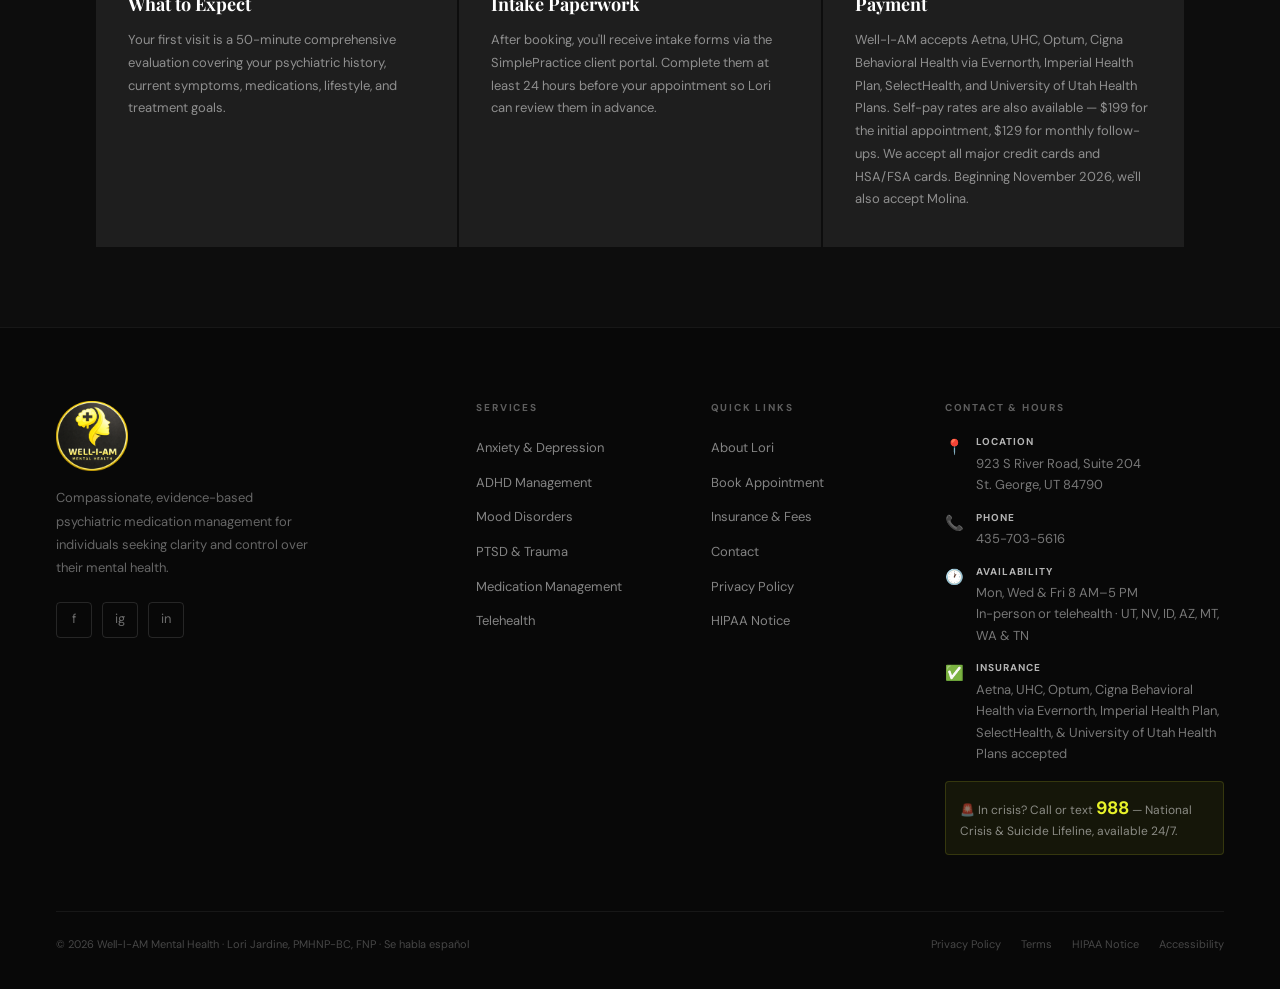
<file: appointments.html>
<!DOCTYPE html>
<html lang="en">
<head>
<meta charset="UTF-8">
<meta name="viewport" content="width=device-width, initial-scale=1.0">
<link rel="icon" type="image/svg+xml" href="/favicon.svg">
<link rel="shortcut icon" href="/favicon.svg">
<title>Book a Psychiatric Appointment | Well-I-AM Mental Health | St. George, Utah</title>
<meta name="description" content="Schedule a psychiatric appointment with Lori Jardine, PMHNP-BC in St. George, Utah. New &amp; existing patients welcome. Appointments Monday, Wednesday and Friday, 8 AM–5 PM, in person at 923 S River Road, Suite 204, St. George, or by telehealth in Utah, Nevada, Idaho, Arizona, Montana, Washington, and Tennessee. Aetna, UHC, Optum, Cigna Behavioral Health via Evernorth, Imperial Health Plan, SelectHealth, and University of Utah Health Plans accepted.">
<meta name="keywords" content="book psychiatric appointment St George Utah, schedule PMHNP Utah, new patient psychiatric appointment Utah, telehealth psychiatry appointment Utah, mental health appointment St George UT, Lori Jardine appointment, cita psiquiátrica Utah español, psiquiatra habla español Utah">
<meta name="robots" content="index, follow">
<meta name="author" content="Lori Jardine, PMHNP-BC, FNP">
<meta name="geo.region" content="US-UT">
<meta name="geo.placename" content="St. George, Utah">
<link rel="canonical" href="https://well-i-am.net/appointments">
<meta property="og:type" content="website">
<meta property="og:url" content="https://well-i-am.net/appointments">
<meta property="og:title" content="Book a Psychiatric Appointment | Well-I-AM Mental Health">
<meta property="og:description" content="New &amp; existing patients welcome. Schedule with Lori Jardine, PMHNP-BC in St. George, Utah. Appointments Mon, Wed &amp; Fri, in person in St. George or telehealth in Utah, Nevada, Idaho, Arizona, Montana, Washington, and Tennessee.">
<meta property="og:image" content="https://well-i-am.net/images/logo.png">
<meta property="og:site_name" content="Well-I-AM Mental Health">
<meta property="og:locale" content="en_US">
<meta name="twitter:card" content="summary">
<meta name="twitter:title" content="Book a Psychiatric Appointment | Well-I-AM Mental Health">
<meta name="twitter:description" content="New &amp; existing patients welcome. Schedule with Lori Jardine, PMHNP-BC in St. George, Utah. Appointments Mon, Wed &amp; Fri, in person in St. George or telehealth in Utah, Nevada, Idaho, Arizona, Montana, Washington, and Tennessee.">
<meta name="twitter:image" content="https://well-i-am.net/images/logo.png">
<script type="application/ld+json">
{
  "@context": "https://schema.org",
  "@type": "MedicalClinic",
  "name": "Well-I-AM Mental Health",
  "url": "https://well-i-am.net/appointments",
  "telephone": "+14357035616",
  "areaServed": ["Utah", "Nevada", "Idaho", "Arizona", "Montana", "Washington", "Tennessee"],
  "email": "lori.jardine@well-i-am.net",
  "address": {
    "@type": "PostalAddress",
    "streetAddress": "923 S River Road, Suite 204",
    "addressLocality": "St. George",
    "addressRegion": "UT",
    "postalCode": "84790",
    "addressCountry": "US"
  },
  "priceRange": "$129\u2013$199",
  "availableService": {"@type": "MedicalTherapy", "name": "Psychiatric Medication Management"}
}
</script>
<link rel="stylesheet" href="css/style.css?v=2">

<style>
  .book-hero {
    background: var(--black);
    min-height: 100vh;
    display: grid;
    grid-template-columns: 1fr 1fr;
    padding-top: 80px;
    position: relative;
    overflow: hidden;
  }

  .book-hero::before {
    content: '';
    position: absolute; inset: 0;
    background: radial-gradient(ellipse at 10% 50%, rgba(232,242,42,0.05) 0%, transparent 55%);
    pointer-events: none;
  }

  /* Left: Scheduling info */
  .book-info {
    padding: 80px 64px;
    display: flex; flex-direction: column; justify-content: center;
    position: relative; z-index: 1;
  }

  .book-info .section-label { color: rgba(255,255,255,0.35); margin-bottom: 18px; }
  .book-info .section-label::before { background: rgba(255,255,255,0.35); }
  .book-info h1 {
    font-family: var(--serif); font-size: clamp(40px, 4.5vw, 64px);
    font-weight: 900; line-height: 1.05; letter-spacing: -0.02em;
    color: var(--white); margin-bottom: 18px;
  }
  .book-info h1 em { font-style: italic; color: var(--yellow); }
  .book-info > p { font-size: 16px; line-height: 1.8; color: rgba(255,255,255,0.55); margin-bottom: 48px; max-width: 460px; }

  /* Process mini-steps */
  .book-steps { display: flex; flex-direction: column; gap: 20px; margin-bottom: 48px; }
  .book-step {
    display: flex; align-items: flex-start; gap: 16px;
  }
  .bs-num {
    width: 36px; height: 36px; background: var(--yellow-dim);
    border: 1px solid rgba(232,242,42,0.25);
    border-radius: 50%; display: flex; align-items: center; justify-content: center;
    font-family: var(--display); font-size: 15px; color: var(--yellow);
    flex-shrink: 0; margin-top: 2px;
  }
  .bs-text h4 { font-size: 15px; font-weight: 700; color: var(--white); margin-bottom: 3px; }
  .bs-text p { font-size: 13px; color: rgba(255,255,255,0.45); line-height: 1.6; }

  /* What to bring */
  .bring-list { display: flex; flex-direction: column; gap: 10px; }
  .bring-item {
    display: flex; align-items: center; gap: 12px;
    font-size: 14px; color: rgba(255,255,255,0.65);
  }
  .bring-item::before { content: ''; width: 6px; height: 6px; background: var(--yellow); border-radius: 50%; flex-shrink: 0; }

  /* Right: Widget panel */
  .book-widget-col {
    background: var(--charcoal);
    display: flex; flex-direction: column;
    border-left: 1px solid rgba(255,255,255,0.06);
  }

  .widget-header {
    padding: 48px 56px 36px;
    border-bottom: 1px solid rgba(255,255,255,0.06);
  }
  .widget-header h2 { font-family: var(--serif); font-size: 26px; font-weight: 700; color: var(--white); margin-bottom: 6px; }
  .widget-header p { font-size: 14px; color: rgba(255,255,255,0.45); }

  .widget-area {
    flex: 1; padding: 40px 56px;
    display: flex; flex-direction: column; align-items: flex-start;
    gap: 24px;
  }

  /* SimplePractice button override */
  .spwidget-button {
    background: var(--yellow) !important;
    color: var(--black) !important;
    border-radius: 4px !important;
    font-family: var(--sans) !important;
    font-weight: 700 !important;
    font-size: 13px !important;
    letter-spacing: 0.12em !important;
    text-transform: uppercase !important;
    padding: 16px 36px !important;
    border: none !important;
    box-shadow: 0 4px 24px rgba(232,242,42,0.25) !important;
    cursor: pointer !important;
    transition: all 0.2s !important;
  }
  .spwidget-button:hover {
    background: #fff !important;
    transform: translateY(-2px) !important;
    box-shadow: 0 8px 32px rgba(232,242,42,0.3) !important;
  }

  /* Placeholder shown before widget loads */
  .widget-placeholder {
    background: rgba(232,242,42,0.04);
    border: 1.5px dashed rgba(232,242,42,0.2);
    border-radius: 8px;
    padding: 48px 36px;
    text-align: center;
    width: 100%;
  }
  .widget-placeholder-icon { font-size: 48px; margin-bottom: 16px; }
  .widget-placeholder h3 { font-family: var(--serif); font-size: 20px; font-weight: 700; color: var(--white); margin-bottom: 8px; }
  .widget-placeholder p { font-size: 13px; color: rgba(255,255,255,0.4); line-height: 1.7; margin-bottom: 24px; }
  .widget-placeholder-note {
    font-size: 11px; color: rgba(255,255,255,0.25);
    font-family: monospace;
    background: rgba(0,0,0,0.3);
    padding: 10px 14px; border-radius: 4px;
    text-align: left; line-height: 1.8;
  }

  .widget-divider {
    width: 100%; height: 1px;
    background: rgba(255,255,255,0.06);
  }

  .widget-alt {
    width: 100%;
  }
  .widget-alt h3 { font-size: 14px; font-weight: 700; color: rgba(255,255,255,0.5); margin-bottom: 14px; text-transform: uppercase; letter-spacing: 0.1em; font-size: 11px; }
  .alt-options { display: flex; flex-direction: column; gap: 12px; }
  .alt-option {
    display: flex; align-items: center; gap: 14px;
    background: rgba(255,255,255,0.04); border: 1px solid rgba(255,255,255,0.08);
    border-radius: 6px; padding: 14px 18px;
    font-size: 14px; color: rgba(255,255,255,0.7);
    text-decoration: none;
    transition: border-color 0.2s, color 0.2s;
  }
  .alt-option:hover { border-color: rgba(232,242,42,0.3); color: var(--white); }
  .alt-option span:first-child { font-size: 18px; }

  /* Insurance note */
  .insurance-note-bar {
    background: var(--charcoal);
    border-top: 1px solid rgba(255,255,255,0.06);
    padding: 28px 56px;
    display: flex; align-items: center; justify-content: space-between; gap: 24px;
    flex-wrap: wrap;
  }
  .ins-accepted { font-size: 12px; font-weight: 700; letter-spacing: 0.1em; text-transform: uppercase; color: rgba(255,255,255,0.35); margin-bottom: 8px; }
  .ins-tags-inline { display: flex; flex-wrap: wrap; gap: 8px; }
  .ins-tag-sm {
    font-size: 11px; font-weight: 600; color: rgba(255,255,255,0.55);
    background: rgba(255,255,255,0.06); border: 1px solid rgba(255,255,255,0.1);
    padding: 4px 10px; border-radius: 3px;
  }

  /* In-person first visit notice */
  .first-visit-notice {
    background: rgba(232,242,42,0.06);
    border: 1px solid rgba(232,242,42,0.15);
    border-radius: 6px; padding: 16px 18px;
    margin-bottom: 20px;
  }
  .first-visit-notice p {
    font-size: 13px; color: rgba(255,255,255,0.6); line-height: 1.7; margin: 0;
  }
  .first-visit-notice strong { color: var(--yellow); }

  /* Anxiety comfort box */
  .comfort-box {
    background: rgba(255,255,255,0.03);
    border: 1px solid rgba(255,255,255,0.08);
    border-radius: 8px; padding: 24px 22px;
    margin-top: 8px;
    width: 100%;
  }
  .comfort-box h4 {
    font-family: var(--serif); font-size: 16px; font-weight: 700;
    color: var(--white); margin-bottom: 8px;
  }
  .comfort-box p {
    font-size: 13px; color: rgba(255,255,255,0.5); line-height: 1.75;
    margin-bottom: 16px;
  }
  .comfort-box .comfort-actions { display: flex; flex-direction: column; gap: 10px; }
  .comfort-box .comfort-link {
    display: flex; align-items: center; gap: 12px;
    background: rgba(232,242,42,0.05); border: 1px solid rgba(232,242,42,0.12);
    border-radius: 5px; padding: 12px 16px;
    font-size: 13px; color: rgba(255,255,255,0.65);
    text-decoration: none; transition: all 0.2s;
  }
  .comfort-box .comfort-link:hover {
    border-color: rgba(232,242,42,0.3); color: var(--white);
    background: rgba(232,242,42,0.08);
  }
  .comfort-box .comfort-link span:first-child { font-size: 16px; }

  /* New vs existing patient toggle section */
  .patient-type-section { background: var(--black); padding: 80px 0; }
  .patient-tabs { display: flex; gap: 2px; margin-bottom: 40px; }
  .ptab {
    padding: 14px 32px; font-size: 13px; font-weight: 700; letter-spacing: 0.1em;
    text-transform: uppercase; cursor: pointer; border: none; outline: none;
    transition: all 0.2s;
  }
  .ptab.active { background: var(--yellow); color: var(--black); }
  .ptab.inactive { background: rgba(255,255,255,0.06); color: rgba(255,255,255,0.45); }
  .ptab.inactive:hover { background: rgba(255,255,255,0.1); color: rgba(255,255,255,0.7); }

  .patient-content { display: grid; grid-template-columns: repeat(3, 1fr); gap: 2px; }
  .patient-panel { display: none; }
  .patient-panel.active { display: contents; }

  .info-card {
    background: var(--charcoal); padding: 36px 32px;
    border-top: 2px solid rgba(255,255,255,0.06);
  }
  .info-card-icon { font-size: 28px; margin-bottom: 16px; }
  .info-card h3 { font-family: var(--serif); font-size: 18px; font-weight: 700; color: var(--white); margin-bottom: 10px; }
  .info-card p { font-size: 13px; line-height: 1.75; color: rgba(255,255,255,0.5); }

  /* Crisis banner */
  .crisis-banner {
    background: rgba(232,242,42,0.04);
    border: 1px solid rgba(232,242,42,0.15);
    border-radius: 8px; padding: 24px 32px;
    display: flex; align-items: center; gap: 20px;
    margin-top: 48px;
  }
  .crisis-banner-icon { font-size: 28px; flex-shrink: 0; }
  .crisis-banner h4 { font-size: 15px; font-weight: 700; color: var(--white); margin-bottom: 4px; }
  .crisis-banner p { font-size: 13px; color: rgba(255,255,255,0.5); line-height: 1.65; }
  .crisis-banner strong { color: var(--yellow); font-size: 18px; }

  @media (max-width: 1024px) {
    .book-hero { grid-template-columns: 1fr; min-height: auto; }
    .book-info { padding: 60px 40px; }
    .widget-header, .widget-area, .insurance-note-bar { padding-left: 40px; padding-right: 40px; }
    .patient-content { grid-template-columns: 1fr 1fr; }
  }
  @media (max-width: 640px) {
    .book-info { padding: 48px 24px; }
    .widget-header, .widget-area, .insurance-note-bar { padding-left: 24px; padding-right: 24px; }
    .patient-content { grid-template-columns: 1fr; }
    .patient-tabs { flex-direction: column; }
  }
</style>
</head>
<body>

<!-- NAV -->
<nav>
  <a href="/" class="nav-logo">WELL-I-AM</a>
  <ul class="nav-links">
    <li><a href="services">Services</a></li>
    <li><a href="about">About</a></li>
    <li><a href="contact">Contact</a></li>
    <li><a href="appointments" class="nav-cta active">Book Appointment</a></li>
  </ul>
  <button class="nav-hamburger" id="nav-hamburger" aria-label="Toggle navigation">
    <span></span><span></span><span></span>
  </button>
</nav>

<!-- BOOKING HERO -->
<div class="book-hero">

  <!-- LEFT: Info -->
  <div class="book-info">
    <span class="section-label fade-up">Schedule Your Visit</span>
    <h1 class="fade-up delay-1">Book an appointment<br>with <em>Lori Jardine</em></h1>
    <p class="fade-up delay-2">New and returning patients welcome. Most appointments are available within 1–2 weeks. Appointments are available Monday, Wednesday and Friday, 8 AM–5 PM, in person in St. George or by telehealth in Utah, Nevada, Idaho, Arizona, Montana, Washington, and Tennessee.</p>

    <div class="book-steps fade-up delay-3">
      <div class="book-step">
        <div class="bs-num">1</div>
        <div class="bs-text">
          <h4>Request Your Appointment</h4>
          <p>Use the scheduler to select a date, time, and appointment type that works for you.</p>
        </div>
      </div>
      <div class="book-step">
        <div class="bs-num">2</div>
        <div class="bs-text">
          <h4>Complete Intake Forms</h4>
          <p>You'll receive intake paperwork electronically via the SimplePractice client portal. Complete at your convenience before your visit.</p>
        </div>
      </div>
      <div class="book-step">
        <div class="bs-num">3</div>
        <div class="bs-text">
          <h4>Meet with Lori</h4>
          <p>Your first appointment is a 50-minute evaluation, typically in person at our St. George office on a Monday, Wednesday or Friday. After your first visit, telehealth follow-ups are easy to schedule.</p>
        </div>
      </div>
    </div>

    <div class="crisis-banner fade-up delay-4">
      <div class="crisis-banner-icon">🚨</div>
      <div>
        <h4>In a mental health crisis?</h4>
        <p>This scheduler is not for emergencies. If you're in crisis, please call or text <strong>988</strong> (Suicide &amp; Crisis Lifeline) or go to your nearest emergency room.</p>
      </div>
    </div>
  </div>

  <!-- RIGHT: Widget -->
  <div class="book-widget-col">
    <div class="widget-header">
      <h2>Request an Appointment</h2>
      <p>Secure online scheduling powered by SimplePractice &nbsp;·&nbsp; <span lang="es">Se habla español</span></p>
    </div>

    <div class="widget-area">

      <div class="first-visit-notice">
        <p><strong>New patients:</strong> Your first visit is typically in person at our St. George office (Monday, Wednesday or Friday, 8 AM–5 PM) so Lori can do a thorough, face-to-face evaluation. Telehealth can be arranged case by case, and is easy to schedule for follow-ups.</p>
      </div>

      <!-- Start SimplePractice Appointment-Request Widget Embed Code -->
      <div class="spwidget-button-wrapper"><a href="https://lori-jardine7465.clientsecure.me" class="spwidget-button" data-spwidget-scope-id="b5065ed0-68f4-4643-9119-0b46f72cb169" data-spwidget-scope-uri="lori-jardine7465" data-spwidget-application-id="7c72cb9f9a9b913654bb89d6c7b4e71a77911b30192051da35384b4d0c6d505b" data-spwidget-type="OAR" data-spwidget-scope-global data-spwidget-autobind>Request Appointment</a></div>
      <!-- End SimplePractice Appointment-Request Widget Embed Code -->

      <p style="font-size:13px; color:rgba(255,255,255,0.35); margin-top:4px;">Existing patients: <a href="https://lori-jardine7465.clientsecure.me/sign-in" target="_blank" rel="noopener noreferrer" style="color:rgba(255,255,255,0.55); text-decoration:underline;">sign in to your client portal</a> to book your next visit.</p>

      <div class="comfort-box">
        <h4>Feeling anxious about an in-person visit?</h4>
        <p>That's completely okay — and more common than you think. If meeting in person for the first time feels overwhelming, reach out to Lori directly. She's happy to talk through what to expect and help you feel comfortable before your visit.</p>
        <div class="comfort-actions">
          <a href="tel:+14357035616" class="comfort-link">
            <span>📞</span>
            <span>Call Lori: 435-703-5616</span>
          </a>
          <a href="mailto:lori.jardine@well-i-am.net?subject=New%20patient%20%E2%80%93%20question%20about%20first%20visit" class="comfort-link">
            <span>✉️</span>
            <span>Email: lori.jardine@well-i-am.net</span>
          </a>
          <a href="contact" class="comfort-link">
            <span>💬</span>
            <span>Send a message online</span>
          </a>
        </div>
      </div>

    </div>

    <div class="insurance-note-bar">
      <div>
        <div class="ins-accepted">Payment</div>
        <div class="ins-tags-inline">
          <span class="ins-tag-sm">Initial Visit · $199</span>
          <span class="ins-tag-sm">Follow-Up · $129</span>
          <span class="ins-tag-sm">Aetna, UHC, Optum, Cigna Behavioral Health via Evernorth, Imperial Health Plan, SelectHealth, &amp; University of Utah Health Plans Accepted</span>
          <span class="ins-tag-sm">HSA / FSA OK</span>
          <span class="ins-tag-sm">Molina · Beginning Nov 2026</span>
        </div>
      </div>
      <a href="contact#insurance" class="btn btn-outline" style="font-size:11px; padding:10px 20px; white-space:nowrap;">See Rates</a>
    </div>
  </div>
</div>

<!-- NEW VS EXISTING PATIENT INFO -->
<section class="patient-type-section">
  <div class="container">
    <span class="section-label light">Who Are You?</span>
    <h2 class="section-heading" style="margin-bottom:36px;">Info for <em>new &amp; existing</em> patients</h2>

    <div class="patient-tabs">
      <button class="ptab active" onclick="switchTab('new', this)">New Patients</button>
      <button class="ptab inactive" onclick="switchTab('existing', this)">Existing Patients</button>
    </div>

    <div id="panel-new" class="patient-content active">
      <div class="info-card">
        <div class="info-card-icon">📋</div>
        <h3>What to Expect</h3>
        <p>Your first visit is a 50-minute comprehensive evaluation covering your psychiatric history, current symptoms, medications, lifestyle, and treatment goals.</p>
      </div>
      <div class="info-card">
        <div class="info-card-icon">📄</div>
        <h3>Intake Paperwork</h3>
        <p>After booking, you'll receive intake forms via the SimplePractice client portal. Complete them at least 24 hours before your appointment so Lori can review them in advance.</p>
      </div>
      <div class="info-card">
        <div class="info-card-icon">💳</div>
        <h3>Payment</h3>
        <p>Well-I-AM accepts Aetna, UHC, Optum, Cigna Behavioral Health via Evernorth, Imperial Health Plan, SelectHealth, and University of Utah Health Plans. Self-pay rates are also available — $199 for the initial appointment, $129 for monthly follow-ups. We accept all major credit cards and HSA/FSA cards. Beginning November 2026, we'll also accept Molina.</p>
      </div>
    </div>

    <div id="panel-existing" class="patient-content" style="display:none;">
      <div class="info-card">
        <div class="info-card-icon">🔄</div>
        <h3>Follow-Up Visits</h3>
        <p>Routine follow-up visits are 20–30 minutes. If you're experiencing significant changes or new symptoms, please let us know when booking so we can schedule additional time.</p>
      </div>
      <div class="info-card">
        <div class="info-card-icon">💊</div>
        <h3>Prescription Refills</h3>
        <p>Refills require an active appointment within the past 90 days. If you're running low, book a follow-up before you run out — don't wait until the last dose.</p>
      </div>
      <div class="info-card">
        <div class="info-card-icon">📱</div>
        <h3>Client Portal</h3>
        <p>Manage your appointments, messages, and billing through the SimplePractice client portal. <a href="https://lori-jardine7465.clientsecure.me/sign-in" target="_blank" rel="noopener noreferrer" style="color:var(--yellow); text-decoration:underline;">Sign in to your portal here</a>.</p>
      </div>
    </div>
  </div>
</section>

<!-- FOOTER -->
<footer>
  <div class="footer-grid">
    <div>
      <img src="/images/logo.png" alt="Well-I-AM Mental Health" class="footer-logo-img" width="72" height="72">
      <p class="footer-desc">Compassionate, evidence-based psychiatric medication management for individuals seeking clarity and control over their mental health.</p>
      <div class="footer-socials">
        <a href="https://www.facebook.com/people/Well-i-am/61581130363532" class="social-btn" title="Facebook" target="_blank" rel="noopener noreferrer">f</a>
        <a href="https://www.instagram.com/lori_jardine?igsh=ZG5kZDNmZnYydnljr" class="social-btn" title="Instagram" target="_blank" rel="noopener noreferrer">ig</a>
        <a href="https://www.linkedin.com/in/lori-jardine-506b2a277" class="social-btn" title="LinkedIn" target="_blank" rel="noopener noreferrer">in</a>
      </div>
    </div>
    <div>
      <div class="footer-col-title">Services</div>
      <ul class="footer-links">
        <li><a href="services#anxiety">Anxiety &amp; Depression</a></li>
        <li><a href="services#adhd">ADHD Management</a></li>
        <li><a href="services#mood">Mood Disorders</a></li>
        <li><a href="services#ptsd">PTSD &amp; Trauma</a></li>
        <li><a href="services#medication">Medication Management</a></li>
        <li><a href="services#telehealth">Telehealth</a></li>
      </ul>
    </div>
    <div>
      <div class="footer-col-title">Quick Links</div>
      <ul class="footer-links">
        <li><a href="about">About Lori</a></li>
        <li><a href="appointments">Book Appointment</a></li>
        <li><a href="contact#insurance">Insurance &amp; Fees</a></li>
        <li><a href="contact">Contact</a></li>
        <li><a href="privacy">Privacy Policy</a></li>
        <li><a href="hipaa">HIPAA Notice</a></li>
      </ul>
    </div>
    <div>
      <div class="footer-col-title">Contact &amp; Hours</div>
      <div class="footer-contact-item">
        <span class="contact-icon">📍</span>
        <div class="contact-text"><strong>Location</strong>923 S River Road, Suite 204<br>St. George, UT 84790</div>
      </div>
      <div class="footer-contact-item">
        <span class="contact-icon">📞</span>
        <div class="contact-text"><strong>Phone</strong>435-703-5616</div>
      </div>
      <div class="footer-contact-item">
        <span class="contact-icon">🕐</span>
        <div class="contact-text"><strong>Availability</strong>Mon, Wed &amp; Fri 8 AM–5 PM<br>In-person or telehealth · UT, NV, ID, AZ, MT, WA &amp; TN</div>
      </div>
      <div class="footer-contact-item">
        <span class="contact-icon">✅</span>
        <div class="contact-text"><strong>Insurance</strong>Aetna, UHC, Optum, Cigna Behavioral Health via Evernorth, Imperial Health Plan, SelectHealth, &amp; University of Utah Health Plans accepted</div>
      </div>
      <div class="crisis-line">
        <p>🚨 In crisis? Call or text <strong>988</strong> — National Crisis &amp; Suicide Lifeline, available 24/7.</p>
      </div>
    </div>
  </div>
  <div class="footer-bottom">
    <div class="footer-copy">© 2026 Well-I-AM Mental Health · Lori Jardine, PMHNP-BC, FNP · <span lang="es">Se habla español</span></div>
    <div class="footer-legal">
      <a href="privacy">Privacy Policy</a>
      <a href="terms">Terms</a>
      <a href="hipaa">HIPAA Notice</a>
      <a href="accessibility">Accessibility</a>
    </div>
  </div>
</footer>

<script src="https://widget-cdn.simplepractice.com/assets/integration-1.0.js"></script>
<script>
function switchTab(tab, btn) {
  document.querySelectorAll('.ptab').forEach(t => { t.classList.remove('active'); t.classList.add('inactive'); });
  btn.classList.add('active'); btn.classList.remove('inactive');
  document.getElementById('panel-new').style.display = tab === 'new' ? 'contents' : 'none';
  document.getElementById('panel-existing').style.display = tab === 'existing' ? 'contents' : 'none';
}
const ham = document.getElementById('nav-hamburger');
const navLinks = document.querySelector('.nav-links');
if (ham) {
  ham.addEventListener('click', () => {
    navLinks.classList.toggle('nav-open');
    ham.classList.toggle('is-open');
  });
}
</script>

<!-- INSURANCE ANNOUNCEMENT BANNER -->
<div class="ins-banner" id="insBanner" role="region" aria-label="Accepted insurance notice">
  <span class="ins-banner-pulse" aria-hidden="true"></span>
  <p class="ins-banner-text"><span class="ins-banner-label">Now Accepting</span>Aetna · UHC · Optum · Cigna · Imperial Health Plan · <strong>SelectHealth</strong> · <strong>University of Utah Health Plans</strong></p>
  <a href="appointments" class="ins-banner-cta">Book</a>
  <button class="ins-banner-close" id="insBannerClose" type="button" aria-label="Dismiss insurance notice">&times;</button>
</div>
<script>
(function () {
  var b = document.getElementById('insBanner');
  if (!b) return;
  var KEY = 'wia_ins_banner_v1';
  try { if (localStorage.getItem(KEY)) { b.parentNode.removeChild(b); return; } } catch (e) {}
  setTimeout(function () { b.classList.add('is-visible'); }, 900);
  var c = document.getElementById('insBannerClose');
  if (c) c.addEventListener('click', function () {
    b.classList.remove('is-visible');
    try { localStorage.setItem(KEY, '1'); } catch (e) {}
    setTimeout(function () { if (b.parentNode) b.parentNode.removeChild(b); }, 500);
  });
})();
</script>
</body>
</html>
</file>
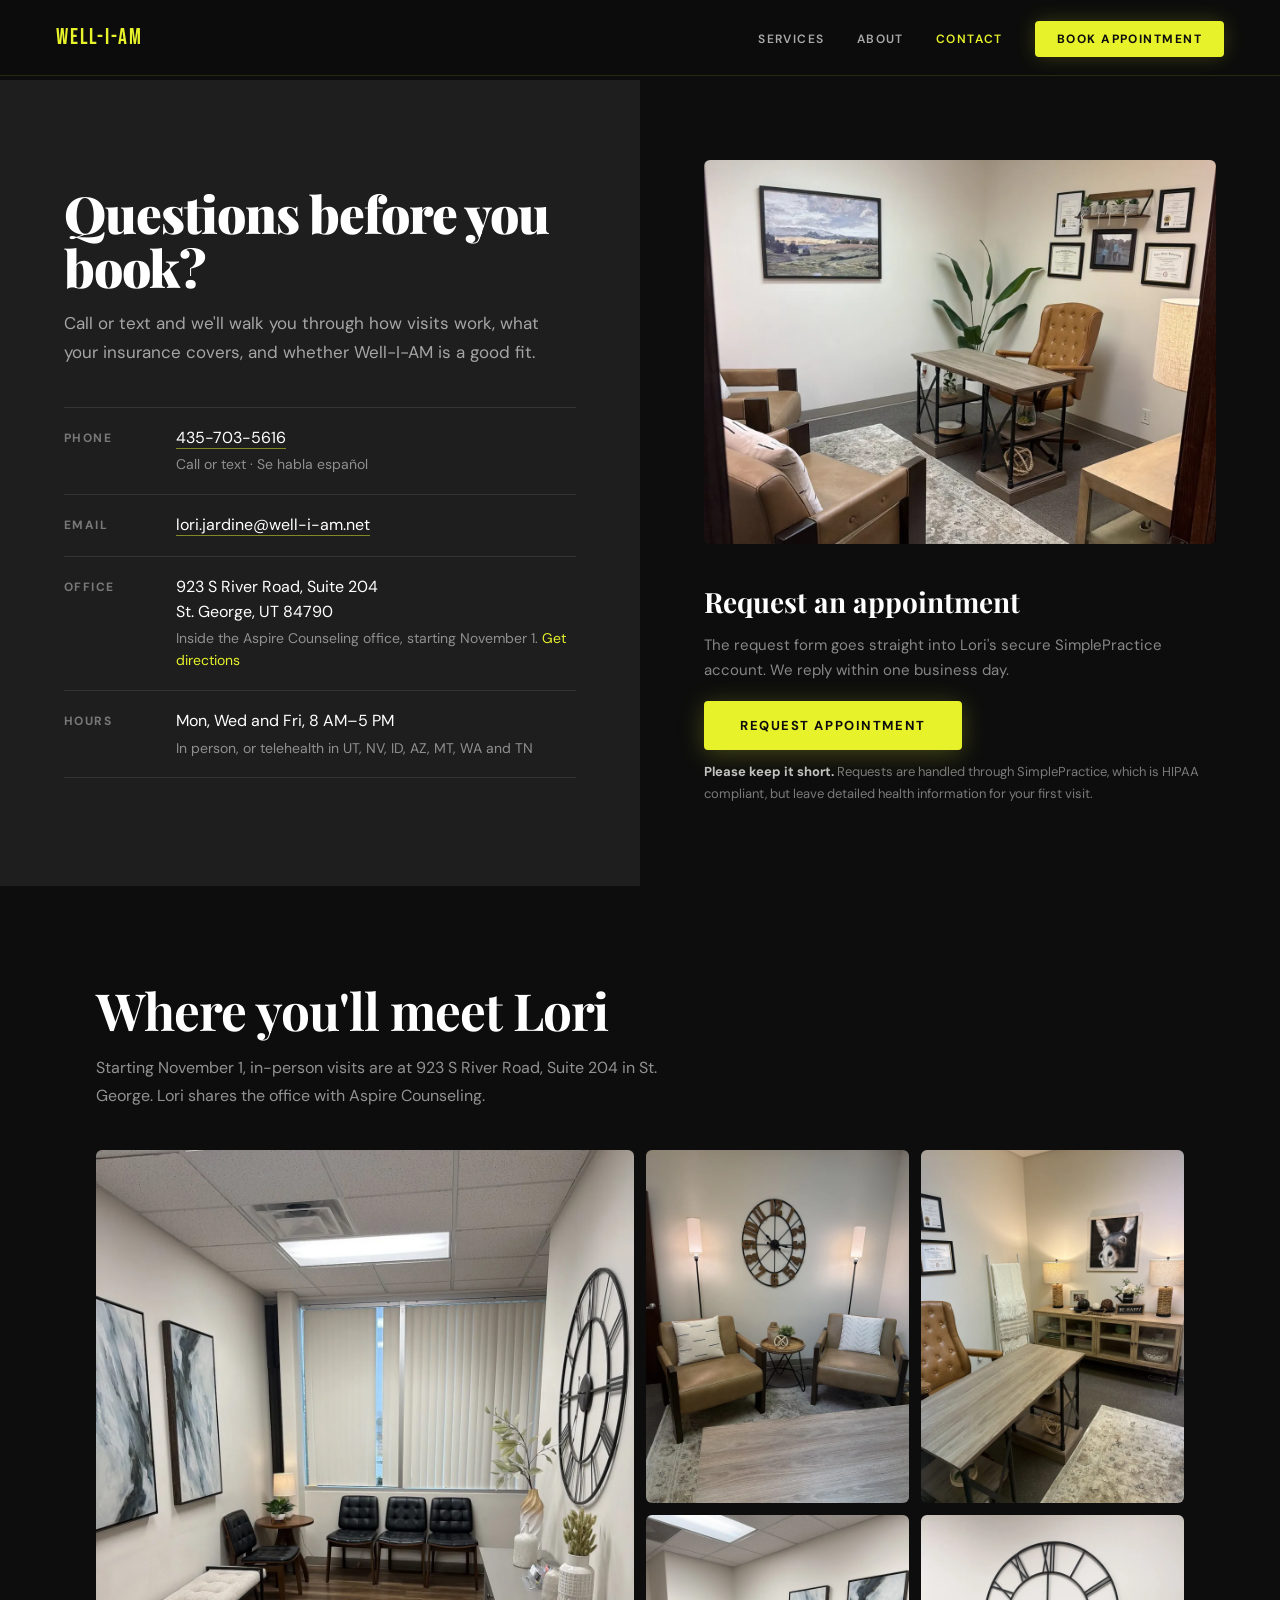
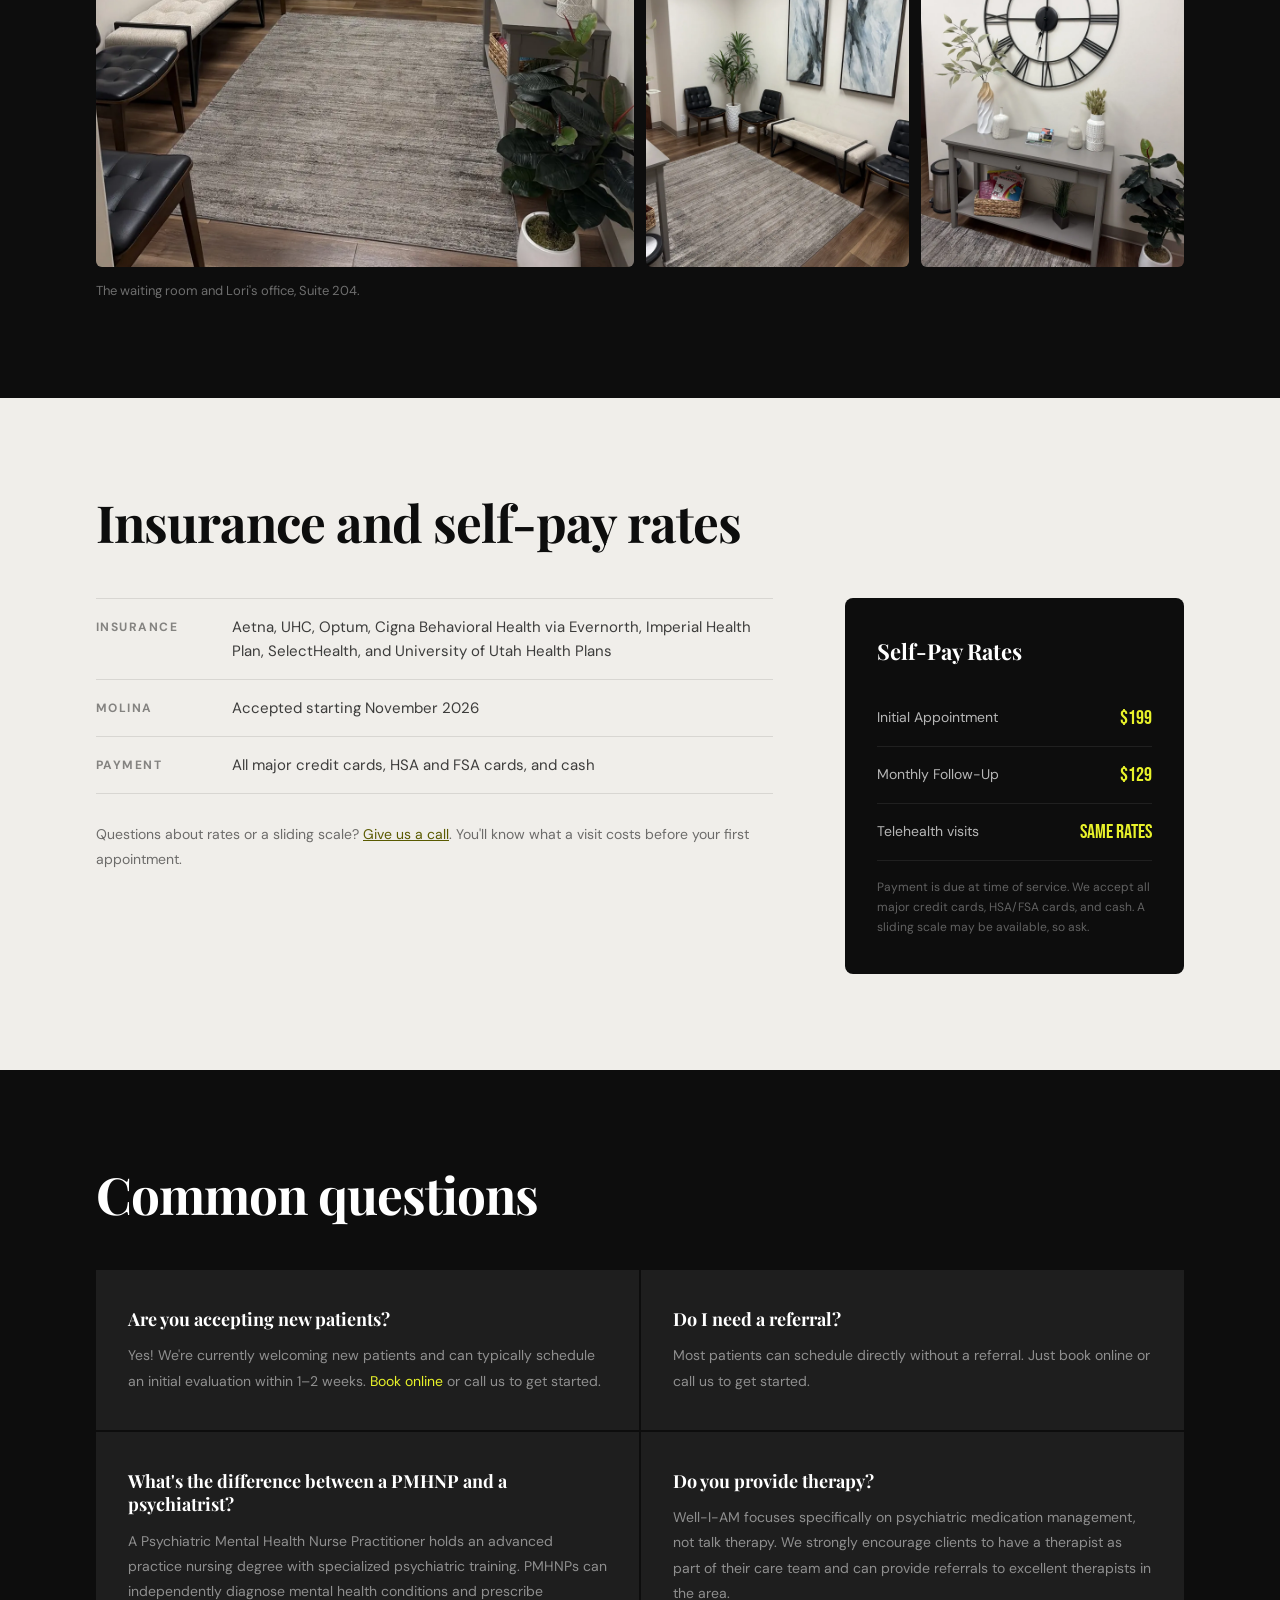
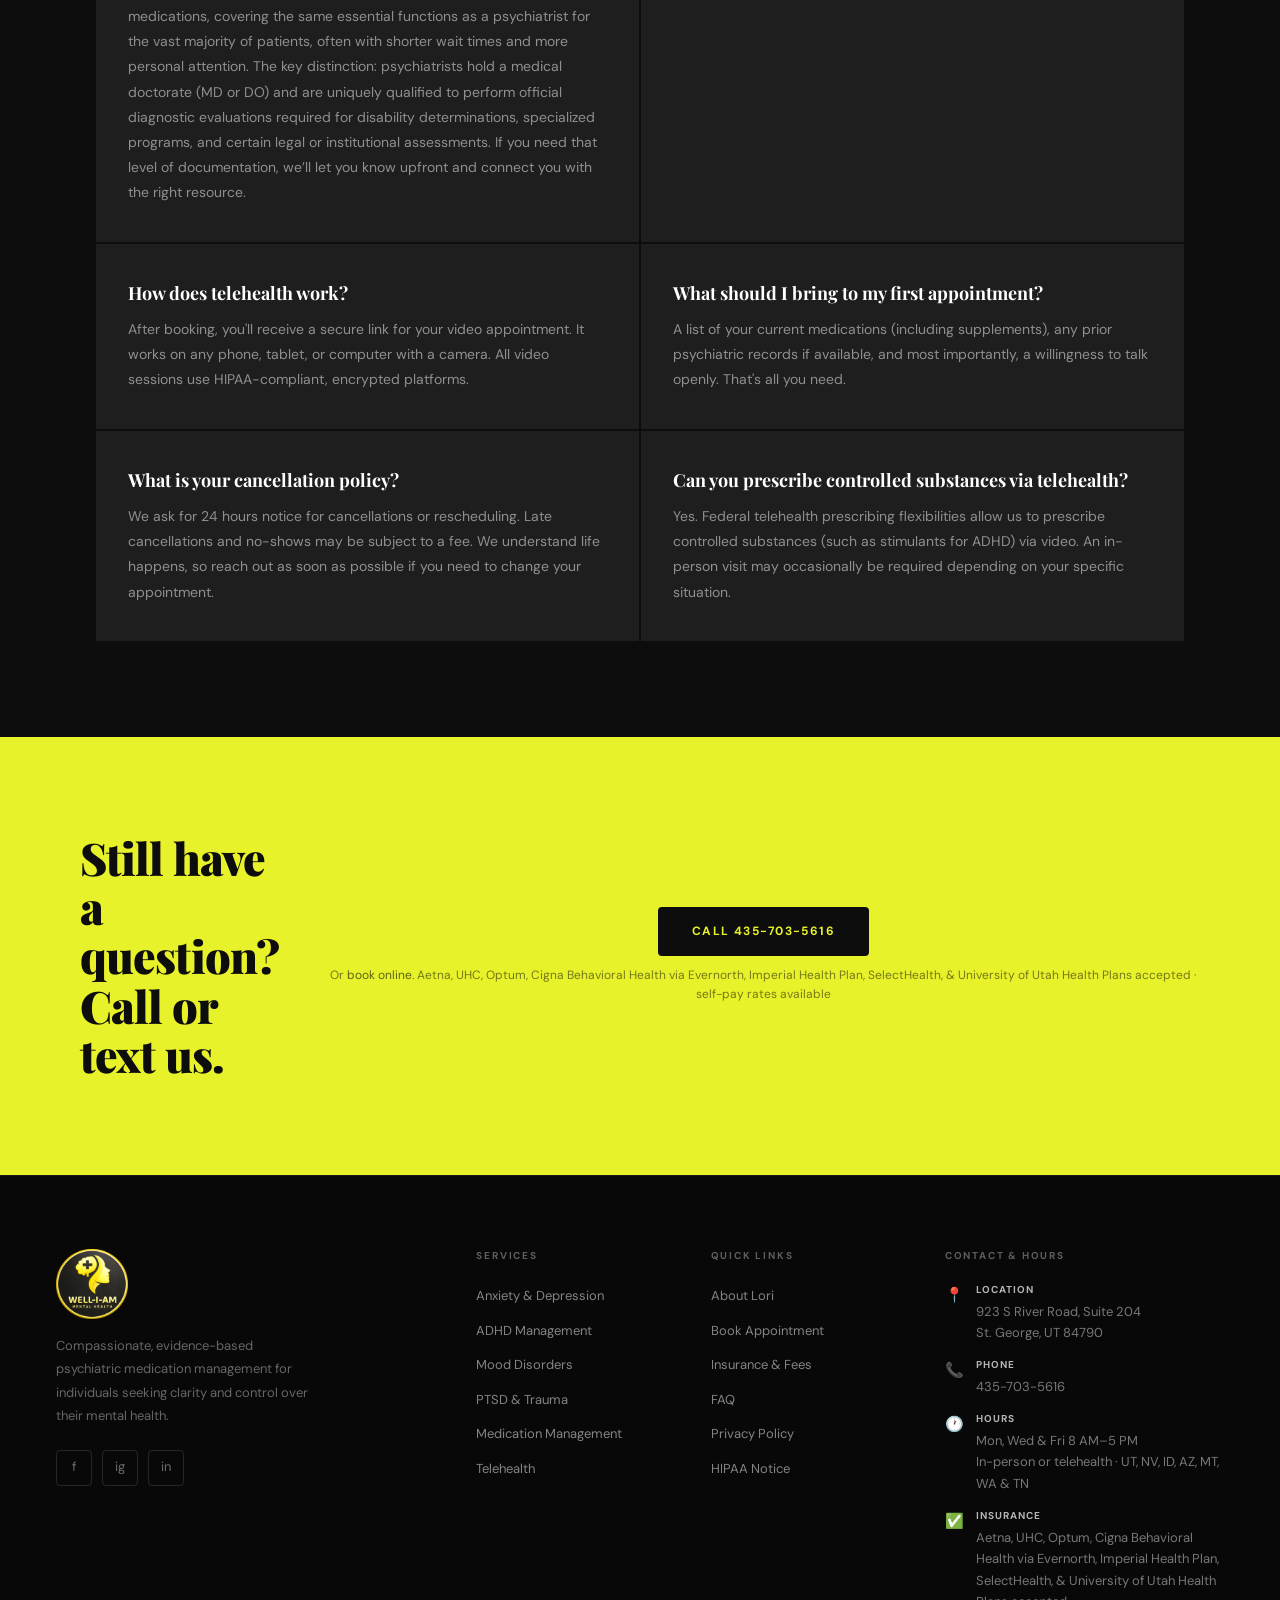
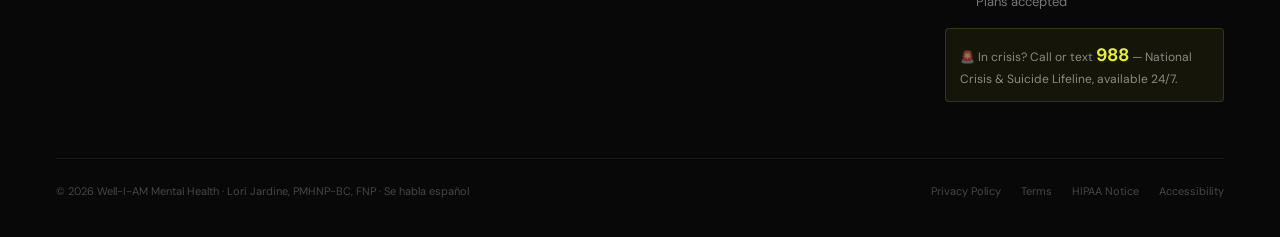
<file: contact.html>
<!DOCTYPE html>
<html lang="en">
<head>
<meta charset="UTF-8">
<meta name="viewport" content="width=device-width, initial-scale=1.0">
<link rel="icon" type="image/svg+xml" href="/favicon.svg">
<link rel="shortcut icon" href="/favicon.svg">
<title>Contact &amp; Insurance | Well-I-AM Mental Health | St. George, Utah</title>
<meta name="description" content="Contact Lori Jardine, PMHNP-BC at Well-I-AM Mental Health in St. George, Utah. Appointments Monday, Wednesday and Friday in person at 923 S River Road, Suite 204, St. George. Telehealth available in Utah, Nevada, Idaho, Arizona, Montana, Washington, and Tennessee. Aetna, UHC, Optum, Cigna Behavioral Health via Evernorth, Imperial Health Plan, SelectHealth, and University of Utah Health Plans accepted.">
<meta name="keywords" content="Well-I-AM Mental Health contact, psychiatric NP St George Utah phone number, mental health self-pay Utah, affordable psychiatry Utah, telehealth psychiatry contact Utah, mental health rates Utah, se habla español psiquiatra Utah, salud mental español St George Utah">
<meta name="robots" content="index, follow">
<meta name="author" content="Lori Jardine, PMHNP-BC, FNP">
<meta name="geo.region" content="US-UT">
<meta name="geo.placename" content="St. George, Utah">
<link rel="canonical" href="https://well-i-am.net/contact">
<meta property="og:type" content="website">
<meta property="og:url" content="https://well-i-am.net/contact">
<meta property="og:title" content="Contact &amp; Insurance | Well-I-AM Mental Health">
<meta property="og:description" content="Contact Well-I-AM Mental Health, verify insurance, and get answers to common questions. Mon, Wed &amp; Fri appointments in St. George, plus telehealth in Utah, Nevada, Idaho, Arizona, Montana, Washington, and Tennessee.">
<meta property="og:image" content="https://well-i-am.net/images/logo.png">
<meta property="og:site_name" content="Well-I-AM Mental Health">
<meta property="og:locale" content="en_US">
<meta name="twitter:card" content="summary">
<meta name="twitter:title" content="Contact &amp; Insurance | Well-I-AM Mental Health">
<meta name="twitter:description" content="Contact Well-I-AM Mental Health in St. George, Utah. Appointments Mon, Wed &amp; Fri, in person in St. George or telehealth in Utah, Nevada, Idaho, Arizona, Montana, Washington, and Tennessee. Aetna, UHC, Optum, Cigna Behavioral Health via Evernorth, Imperial Health Plan, SelectHealth, and University of Utah Health Plans accepted.">
<meta name="twitter:image" content="https://well-i-am.net/images/logo.png">
<script type="application/ld+json">
{
  "@context": "https://schema.org",
  "@type": "MedicalBusiness",
  "name": "Well-I-AM Mental Health",
  "url": "https://well-i-am.net",
  "telephone": "+14357035616",
  "areaServed": ["Utah", "Nevada", "Idaho", "Arizona", "Montana", "Washington", "Tennessee"],
  "email": "lori.jardine@well-i-am.net",
  "address": {
    "@type": "PostalAddress",
    "streetAddress": "923 S River Road, Suite 204",
    "addressLocality": "St. George",
    "addressRegion": "UT",
    "postalCode": "84790",
    "addressCountry": "US"
  },
  "openingHoursSpecification": [
    {
      "@type": "OpeningHoursSpecification",
      "dayOfWeek": ["Monday", "Wednesday", "Friday"],
      "opens": "08:00",
      "closes": "17:00",
      "description": "In person (St. George) or via telehealth in Utah, Nevada, Idaho, Arizona, Montana, Washington, and Tennessee"
    }
  ],
  "paymentAccepted": "Aetna, UHC, Optum, Cigna Behavioral Health via Evernorth, Imperial Health Plan, SelectHealth, University of Utah Health Plans, Credit Card, HSA, FSA",
  "sameAs": [
    "https://share.google/ROMr4bQFuD8dqO9qZ"
  ]
}
</script>
<link rel="stylesheet" href="css/style.css?v=2">
<style>
  /* Contact split layout */
  .contact-split {
    display: grid; grid-template-columns: 1fr 1fr;
    padding-top: 80px;
  }
  .contact-info-col {
    background: var(--charcoal);
    padding: 80px 64px;
    display: flex; flex-direction: column; justify-content: center;
  }
  .contact-info-col .section-label { color: rgba(255,255,255,0.35); }
  .contact-info-col .section-label::before { background: rgba(255,255,255,0.35); }
  .contact-info-col h1 { font-family: var(--serif); font-size: clamp(36px, 4vw, 56px); font-weight: 900; line-height: 1.05; letter-spacing: -0.02em; color: var(--white); margin-bottom: 14px; }
  .contact-info-col h1 em { font-style: italic; color: var(--yellow); }
  .contact-info-col > p { font-size: 17px; line-height: 1.7; color: rgba(255,255,255,0.6); margin-bottom: 40px; max-width: 520px; }

  .contact-list { border-top: 1px solid rgba(255,255,255,0.1); }
  .contact-row { display: grid; grid-template-columns: 96px 1fr; gap: 16px; padding: 18px 0; border-bottom: 1px solid rgba(255,255,255,0.1); }
  .contact-row dt { font-size: 12px; font-weight: 700; letter-spacing: 0.12em; text-transform: uppercase; color: rgba(255,255,255,0.4); padding-top: 3px; }
  .contact-row dd { margin: 0; font-size: 16px; line-height: 1.55; color: var(--white); }
  .contact-row dd a { color: var(--white); text-decoration: none; border-bottom: 1px solid rgba(232,242,42,0.5); }
  .contact-row dd a:hover { border-color: var(--yellow); }
  .contact-row .sub { display: block; font-size: 14px; color: rgba(255,255,255,0.5); margin-top: 4px; }
  .contact-row .sub a { color: var(--yellow); border: 0; }

  /* Contact form col */
  .contact-form-col {
    background: var(--black);
    padding: 80px 64px;
    display: flex; flex-direction: column; justify-content: center;
  }

  /* SimplePractice widget overrides */
  .spwidget-button {
    background: var(--yellow) !important;
    color: var(--black) !important;
    border-radius: 4px !important;
    font-family: var(--sans) !important;
    font-weight: 700 !important;
    font-size: 13px !important;
    letter-spacing: 0.12em !important;
    text-transform: uppercase !important;
    padding: 16px 36px !important;
    border: none !important;
    box-shadow: 0 4px 24px rgba(232,242,42,0.25) !important;
    cursor: pointer !important;
    transition: all 0.2s !important;
  }
  .spwidget-button:hover {
    background: #fff !important;
    transform: translateY(-2px) !important;
  }

  .widget-placeholder {
    background: rgba(232,242,42,0.04);
    border: 1.5px dashed rgba(232,242,42,0.2);
    border-radius: 8px; padding: 48px 36px; text-align: center; width: 100%;
  }
  .widget-placeholder-icon { font-size: 48px; margin-bottom: 16px; }
  .widget-placeholder h3 { font-family: var(--serif); font-size: 20px; font-weight: 700; color: var(--white); margin-bottom: 8px; }
  .widget-placeholder p { font-size: 13px; color: rgba(255,255,255,0.4); line-height: 1.7; margin-bottom: 24px; }
  .widget-placeholder-note {
    font-size: 11px; color: rgba(255,255,255,0.25); font-family: monospace;
    background: rgba(0,0,0,0.3); padding: 10px 14px; border-radius: 4px;
    text-align: left; line-height: 1.8;
  }

  .contact-photo { display: block; width: 100%; height: auto; aspect-ratio: 4 / 3; object-fit: cover; border-radius: 6px; margin-bottom: 36px; }
  .hipaa-note { margin-top: 24px; font-size: 13px; line-height: 1.7; color: rgba(255,255,255,0.45); max-width: 520px; }
  .hipaa-note strong { color: rgba(255,255,255,0.75); }

  /* Insurance section */
  .insurance-section { background: var(--warm-gray); color: var(--black); padding: 96px 0; }
  .insurance-section .section-label { color: rgba(0,0,0,0.4); }
  .insurance-section .section-label::before { background: rgba(0,0,0,0.4); }
  .insurance-grid { display: grid; grid-template-columns: 2fr 1fr; gap: 72px; align-items: start; margin-top: 48px; }
  .pay-list { list-style: none; padding: 0; margin: 0 0 28px; border-top: 1px solid rgba(0,0,0,0.1); }
  .pay-list li { display: grid; grid-template-columns: 120px 1fr; gap: 16px; padding: 16px 0; border-bottom: 1px solid rgba(0,0,0,0.1); font-size: 15px; line-height: 1.6; color: rgba(0,0,0,0.75); }
  .pay-list strong { font-size: 12px; letter-spacing: 0.12em; text-transform: uppercase; color: rgba(0,0,0,0.45); padding-top: 3px; }
  .ins-note { font-size: 14px; color: rgba(0,0,0,0.55); line-height: 1.75; }
  .ins-note a { color: #5a5a00; text-decoration: underline; }

  .fees-box {
    background: var(--black); color: var(--white);
    padding: 36px 32px; border-radius: 8px;
  }
  .fees-title { font-family: var(--serif); font-size: 22px; font-weight: 700; margin-bottom: 20px; color: var(--white); }
  .fee-item { display: flex; justify-content: space-between; align-items: center; padding: 12px 0; border-bottom: 1px solid rgba(255,255,255,0.08); }
  .fee-item:last-child { border-bottom: none; }
  .fee-name { font-size: 14px; color: rgba(255,255,255,0.7); }
  .fee-price { font-family: var(--display); font-size: 20px; color: var(--yellow); }
  .fee-note { font-size: 12px; color: rgba(255,255,255,0.35); margin-top: 16px; line-height: 1.7; }

  /* FAQ section */
  .faq-section { background: var(--black); padding: 96px 0; }
  .faq-grid { display: grid; grid-template-columns: 1fr 1fr; gap: 2px; margin-top: 48px; }
  .faq-item {
    background: var(--charcoal); padding: 36px 32px;
    border-top: 2px solid transparent;
    transition: border-color 0.3s;
  }
  .faq-item:hover { border-color: var(--yellow); }
  .faq-q { font-family: var(--serif); font-size: 18px; font-weight: 700; color: var(--white); margin-bottom: 12px; line-height: 1.3; }
  .faq-a { font-size: 14px; line-height: 1.8; color: rgba(255,255,255,0.5); }
  .faq-a a { color: var(--yellow); }

  /* Office photos */
  .office-section { background: var(--black); padding: 96px 0; }
  .office-intro { font-size: 16px; line-height: 1.75; color: rgba(255,255,255,0.55); max-width: 620px; }
  .office-grid { display: grid; grid-template-columns: repeat(4, minmax(0, 1fr)); gap: 12px; margin-top: 40px; }
  .office-grid img { display: block; width: 100%; height: 100%; aspect-ratio: 3 / 4; object-fit: cover; border-radius: 6px; background: var(--charcoal); }
  .office-grid .feature { grid-column: span 2; grid-row: span 2; }
  .office-caption { font-size: 13px; color: rgba(255,255,255,0.4); margin-top: 14px; }

  @media (max-width: 1024px) {
    .contact-split { grid-template-columns: 1fr; min-height: auto; }
    .contact-info-col, .contact-form-col { padding: 64px 40px; }
    .insurance-grid { grid-template-columns: 1fr; gap: 40px; }
    .faq-grid { grid-template-columns: 1fr; }
  }
  @media (max-width: 640px) {
    .contact-info-col, .contact-form-col { padding: 48px 24px; }
    .form-row { grid-template-columns: 1fr; }
    .office-section { padding: 64px 0; }
    .office-grid { grid-template-columns: repeat(2, minmax(0, 1fr)); gap: 8px; margin-top: 28px; }
    .office-grid .feature { grid-row: span 1; }
    .office-grid .feature img { aspect-ratio: 4 / 3; }
    .contact-row, .pay-list li { grid-template-columns: 1fr; gap: 4px; }
  }
</style>
</head>
<body>

<!-- NAV -->
<nav>
  <a href="/" class="nav-logo">WELL-I-AM</a>
  <ul class="nav-links">
    <li><a href="services">Services</a></li>
    <li><a href="about">About</a></li>
    <li><a href="contact" class="active">Contact</a></li>
    <li><a href="appointments" class="nav-cta">Book Appointment</a></li>
  </ul>
  <button class="nav-hamburger" id="nav-hamburger" aria-label="Toggle navigation">
    <span></span><span></span><span></span>
  </button>
</nav>

<!-- CONTACT SPLIT -->
<div class="contact-split">
  <div class="contact-info-col">
    <h1 class="fade-up">Questions before you book?</h1>
    <p class="fade-up delay-1">Call or text and we'll walk you through how visits work, what your insurance covers, and whether Well-I-AM is a good fit.</p>
    <dl class="contact-list fade-up delay-2">
      <div class="contact-row">
        <dt>Phone</dt>
        <dd><a href="tel:+14357035616">435-703-5616</a><span class="sub">Call or text · <span lang="es">Se habla español</span></span></dd>
      </div>
      <div class="contact-row">
        <dt>Email</dt>
        <dd><a href="mailto:lori.jardine@well-i-am.net">lori.jardine@well-i-am.net</a></dd>
      </div>
      <div class="contact-row">
        <dt>Office</dt>
        <dd>923 S River Road, Suite 204<br>St. George, UT 84790<span class="sub">Inside the Aspire Counseling office, starting November 1. <a href="https://www.google.com/maps/search/?api=1&amp;query=923+S+River+Road+Suite+204+St.+George+UT+84790" target="_blank" rel="noopener">Get directions</a></span></dd>
      </div>
      <div class="contact-row">
        <dt>Hours</dt>
        <dd>Mon, Wed and Fri, 8 AM–5 PM<span class="sub">In person, or telehealth in UT, NV, ID, AZ, MT, WA and TN</span></dd>
      </div>
    </dl>
  </div>

  <div class="contact-form-col">
    <img class="contact-photo" src="images/office/office.webp" alt="Lori's office with leather armchairs, a wood desk, a landscape painting and framed diplomas" width="1200" height="1600" decoding="async">
    <h2 style="font-family:var(--serif); font-size:28px; font-weight:700; color:var(--white); margin-bottom:8px;">Request an appointment</h2>
    <p style="font-size:15px; line-height:1.7; color:rgba(255,255,255,0.5); margin-bottom:28px;">The request form goes straight into Lori's secure SimplePractice account. We reply within one business day.</p>

    <!-- Start SimplePractice Appointment-Request Widget Embed Code -->
    <div class="spwidget-button-wrapper"><a href="https://lori-jardine7465.clientsecure.me" class="spwidget-button" data-spwidget-scope-id="b5065ed0-68f4-4643-9119-0b46f72cb169" data-spwidget-scope-uri="lori-jardine7465" data-spwidget-application-id="7c72cb9f9a9b913654bb89d6c7b4e71a77911b30192051da35384b4d0c6d505b" data-spwidget-type="OAR" data-spwidget-scope-global data-spwidget-autobind>Request Appointment</a></div>
    <script src="https://widget-cdn.simplepractice.com/assets/integration-1.0.js"></script>
    <!-- End SimplePractice Appointment-Request Widget Embed Code -->

    <p class="hipaa-note"><strong>Please keep it short.</strong> Requests are handled through SimplePractice, which is HIPAA compliant, but leave detailed health information for your first visit.</p>
  </div>
</div>

<!-- OFFICE -->
<section class="office-section" id="office">
  <div class="container">
    <h2 class="section-heading" style="color:var(--white);">Where you'll meet Lori</h2>
    <p class="office-intro">Starting November 1, in-person visits are at 923 S River Road, Suite 204 in St. George. Lori shares the office with Aspire Counseling.</p>
    <div class="office-grid">
      <div class="feature"><img src="images/office/waiting-room.webp" alt="Waiting room with black tufted chairs, a cushioned bench, abstract wall art and a large wall clock" width="1200" height="1600" loading="lazy" decoding="async"></div>
      <div><img src="images/office/office-seating.webp" alt="Two tan leather armchairs with pillows beside a small round table under a wall clock" width="1200" height="1600" loading="lazy" decoding="async"></div>
      <div><img src="images/office/office-sideboard.webp" alt="Wood sideboard with two woven table lamps under a painting of a donkey" width="1200" height="1600" loading="lazy" decoding="async"></div>
      <div><img src="images/office/waiting-room-seating.webp" alt="Waiting room seating with a cream bench, black chairs and two framed abstract paintings" width="1200" height="1600" loading="lazy" decoding="async"></div>
      <div><img src="images/office/waiting-room-console.webp" alt="Gray console table with vases and greenery under a large Roman-numeral wall clock" width="1200" height="1600" loading="lazy" decoding="async"></div>
    </div>
    <p class="office-caption">The waiting room and Lori's office, Suite 204.</p>
  </div>
</section>

<!-- INSURANCE -->
<section class="insurance-section" id="insurance">
  <div class="container">
    <h2 class="section-heading" style="color:var(--black);">Insurance and self-pay rates</h2>
    <div class="insurance-grid">
      <div>
        <ul class="pay-list">
          <li><strong>Insurance</strong><span>Aetna, UHC, Optum, Cigna Behavioral Health via Evernorth, Imperial Health Plan, SelectHealth, and University of Utah Health Plans</span></li>
          <li><strong>Molina</strong><span>Accepted starting November 2026</span></li>
          <li><strong>Payment</strong><span>All major credit cards, HSA and FSA cards, and cash</span></li>
        </ul>
        <p class="ins-note">Questions about rates or a sliding scale? <a href="tel:+14357035616">Give us a call</a>. You'll know what a visit costs before your first appointment.</p>
      </div>
      <div class="fees-box">
        <h3 class="fees-title">Self-Pay Rates</h3>
        <div class="fee-item">
          <span class="fee-name">Initial Appointment</span>
          <span class="fee-price">$199</span>
        </div>
        <div class="fee-item">
          <span class="fee-name">Monthly Follow-Up</span>
          <span class="fee-price">$129</span>
        </div>
        <div class="fee-item">
          <span class="fee-name">Telehealth visits</span>
          <span class="fee-price">Same rates</span>
        </div>
        <p class="fee-note">Payment is due at time of service. We accept all major credit cards, HSA/FSA cards, and cash. A sliding scale may be available, so ask.</p>
      </div>
    </div>
  </div>
</section>

<!-- FAQ -->
<section class="faq-section" id="faq">
  <div class="container">
    <h2 class="section-heading">Common questions</h2>
    <div class="faq-grid">
      <div class="faq-item">
        <h3 class="faq-q">Are you accepting new patients?</h3>
        <p class="faq-a">Yes! We're currently welcoming new patients and can typically schedule an initial evaluation within 1–2 weeks. <a href="appointments">Book online</a> or call us to get started.</p>
      </div>
      <div class="faq-item">
        <h3 class="faq-q">Do I need a referral?</h3>
        <p class="faq-a">Most patients can schedule directly without a referral. Just book online or call us to get started.</p>
      </div>
      <div class="faq-item">
        <h3 class="faq-q">What's the difference between a PMHNP and a psychiatrist?</h3>
        <p class="faq-a">A Psychiatric Mental Health Nurse Practitioner holds an advanced practice nursing degree with specialized psychiatric training. PMHNPs can independently diagnose mental health conditions and prescribe medications, covering the same essential functions as a psychiatrist for the vast majority of patients, often with shorter wait times and more personal attention. The key distinction: psychiatrists hold a medical doctorate (MD or DO) and are uniquely qualified to perform official diagnostic evaluations required for disability determinations, specialized programs, and certain legal or institutional assessments. If you need that level of documentation, we’ll let you know upfront and connect you with the right resource.</p>
      </div>
      <div class="faq-item">
        <h3 class="faq-q">Do you provide therapy?</h3>
        <p class="faq-a">Well-I-AM focuses specifically on psychiatric medication management, not talk therapy. We strongly encourage clients to have a therapist as part of their care team and can provide referrals to excellent therapists in the area.</p>
      </div>
      <div class="faq-item">
        <h3 class="faq-q">How does telehealth work?</h3>
        <p class="faq-a">After booking, you'll receive a secure link for your video appointment. It works on any phone, tablet, or computer with a camera. All video sessions use HIPAA-compliant, encrypted platforms.</p>
      </div>
      <div class="faq-item">
        <h3 class="faq-q">What should I bring to my first appointment?</h3>
        <p class="faq-a">A list of your current medications (including supplements), any prior psychiatric records if available, and most importantly, a willingness to talk openly. That's all you need.</p>
      </div>
      <div class="faq-item">
        <h3 class="faq-q">What is your cancellation policy?</h3>
        <p class="faq-a">We ask for 24 hours notice for cancellations or rescheduling. Late cancellations and no-shows may be subject to a fee. We understand life happens, so reach out as soon as possible if you need to change your appointment.</p>
      </div>
      <div class="faq-item">
        <h3 class="faq-q">Can you prescribe controlled substances via telehealth?</h3>
        <p class="faq-a">Yes. Federal telehealth prescribing flexibilities allow us to prescribe controlled substances (such as stimulants for ADHD) via video. An in-person visit may occasionally be required depending on your specific situation.</p>
      </div>
    </div>
  </div>
</section>

<!-- CTA -->
<section class="cta-banner">
  <div class="cta-banner-text">Still have a question?<br>Call or text us.</div>
  <div class="cta-actions">
    <a href="tel:+14357035616" class="btn btn-dark">Call 435-703-5616</a>
    <p class="cta-note">Or <a href="appointments" style="color:rgba(0,0,0,0.6);">book online</a>. Aetna, UHC, Optum, Cigna Behavioral Health via Evernorth, Imperial Health Plan, SelectHealth, &amp; University of Utah Health Plans accepted · self-pay rates available</p>
  </div>
</section>

<!-- FOOTER -->
<footer>
  <div class="footer-grid">
    <div>
      <img src="/images/logo.png" alt="Well-I-AM Mental Health" class="footer-logo-img" width="72" height="72">
      <p class="footer-desc">Compassionate, evidence-based psychiatric medication management for individuals seeking clarity and control over their mental health.</p>
      <div class="footer-socials">
        <a href="https://www.facebook.com/people/Well-i-am/61581130363532" class="social-btn" title="Facebook" target="_blank" rel="noopener noreferrer">f</a>
        <a href="https://www.instagram.com/lori_jardine?igsh=ZG5kZDNmZnYydnljr" class="social-btn" title="Instagram" target="_blank" rel="noopener noreferrer">ig</a>
        <a href="https://www.linkedin.com/in/lori-jardine-506b2a277" class="social-btn" title="LinkedIn" target="_blank" rel="noopener noreferrer">in</a>
      </div>
    </div>
    <div>
      <div class="footer-col-title">Services</div>
      <ul class="footer-links">
        <li><a href="services#anxiety">Anxiety &amp; Depression</a></li>
        <li><a href="services#adhd">ADHD Management</a></li>
        <li><a href="services#mood">Mood Disorders</a></li>
        <li><a href="services#ptsd">PTSD &amp; Trauma</a></li>
        <li><a href="services#medication">Medication Management</a></li>
        <li><a href="services#telehealth">Telehealth</a></li>
      </ul>
    </div>
    <div>
      <div class="footer-col-title">Quick Links</div>
      <ul class="footer-links">
        <li><a href="about">About Lori</a></li>
        <li><a href="appointments">Book Appointment</a></li>
        <li><a href="#insurance">Insurance &amp; Fees</a></li>
        <li><a href="#faq">FAQ</a></li>
        <li><a href="privacy">Privacy Policy</a></li>
        <li><a href="hipaa">HIPAA Notice</a></li>
      </ul>
    </div>
    <div>
      <div class="footer-col-title">Contact &amp; Hours</div>
      <div class="footer-contact-item">
        <span class="contact-icon">📍</span>
        <div class="contact-text"><strong>Location</strong>923 S River Road, Suite 204<br>St. George, UT 84790</div>
      </div>
      <div class="footer-contact-item">
        <span class="contact-icon">📞</span>
        <div class="contact-text"><strong>Phone</strong>435-703-5616</div>
      </div>
      <div class="footer-contact-item">
        <span class="contact-icon">🕐</span>
        <div class="contact-text"><strong>Hours</strong>Mon, Wed &amp; Fri 8 AM–5 PM<br>In-person or telehealth · UT, NV, ID, AZ, MT, WA &amp; TN</div>
      </div>
      <div class="footer-contact-item">
        <span class="contact-icon">✅</span>
        <div class="contact-text"><strong>Insurance</strong>Aetna, UHC, Optum, Cigna Behavioral Health via Evernorth, Imperial Health Plan, SelectHealth, &amp; University of Utah Health Plans accepted</div>
      </div>
      <div class="crisis-line">
        <p>🚨 In crisis? Call or text <strong>988</strong> — National Crisis &amp; Suicide Lifeline, available 24/7.</p>
      </div>
    </div>
  </div>
  <div class="footer-bottom">
    <div class="footer-copy">© 2026 Well-I-AM Mental Health · Lori Jardine, PMHNP-BC, FNP · <span lang="es">Se habla español</span></div>
    <div class="footer-legal">
      <a href="privacy">Privacy Policy</a>
      <a href="terms">Terms</a>
      <a href="hipaa">HIPAA Notice</a>
      <a href="accessibility">Accessibility</a>
    </div>
  </div>
</footer>

<script>
  const ham = document.getElementById('nav-hamburger');
  const navLinks = document.querySelector('.nav-links');
  if (ham) {
    ham.addEventListener('click', () => {
      navLinks.classList.toggle('nav-open');
      ham.classList.toggle('is-open');
    });
  }
</script>

</body>
</html>
</file>
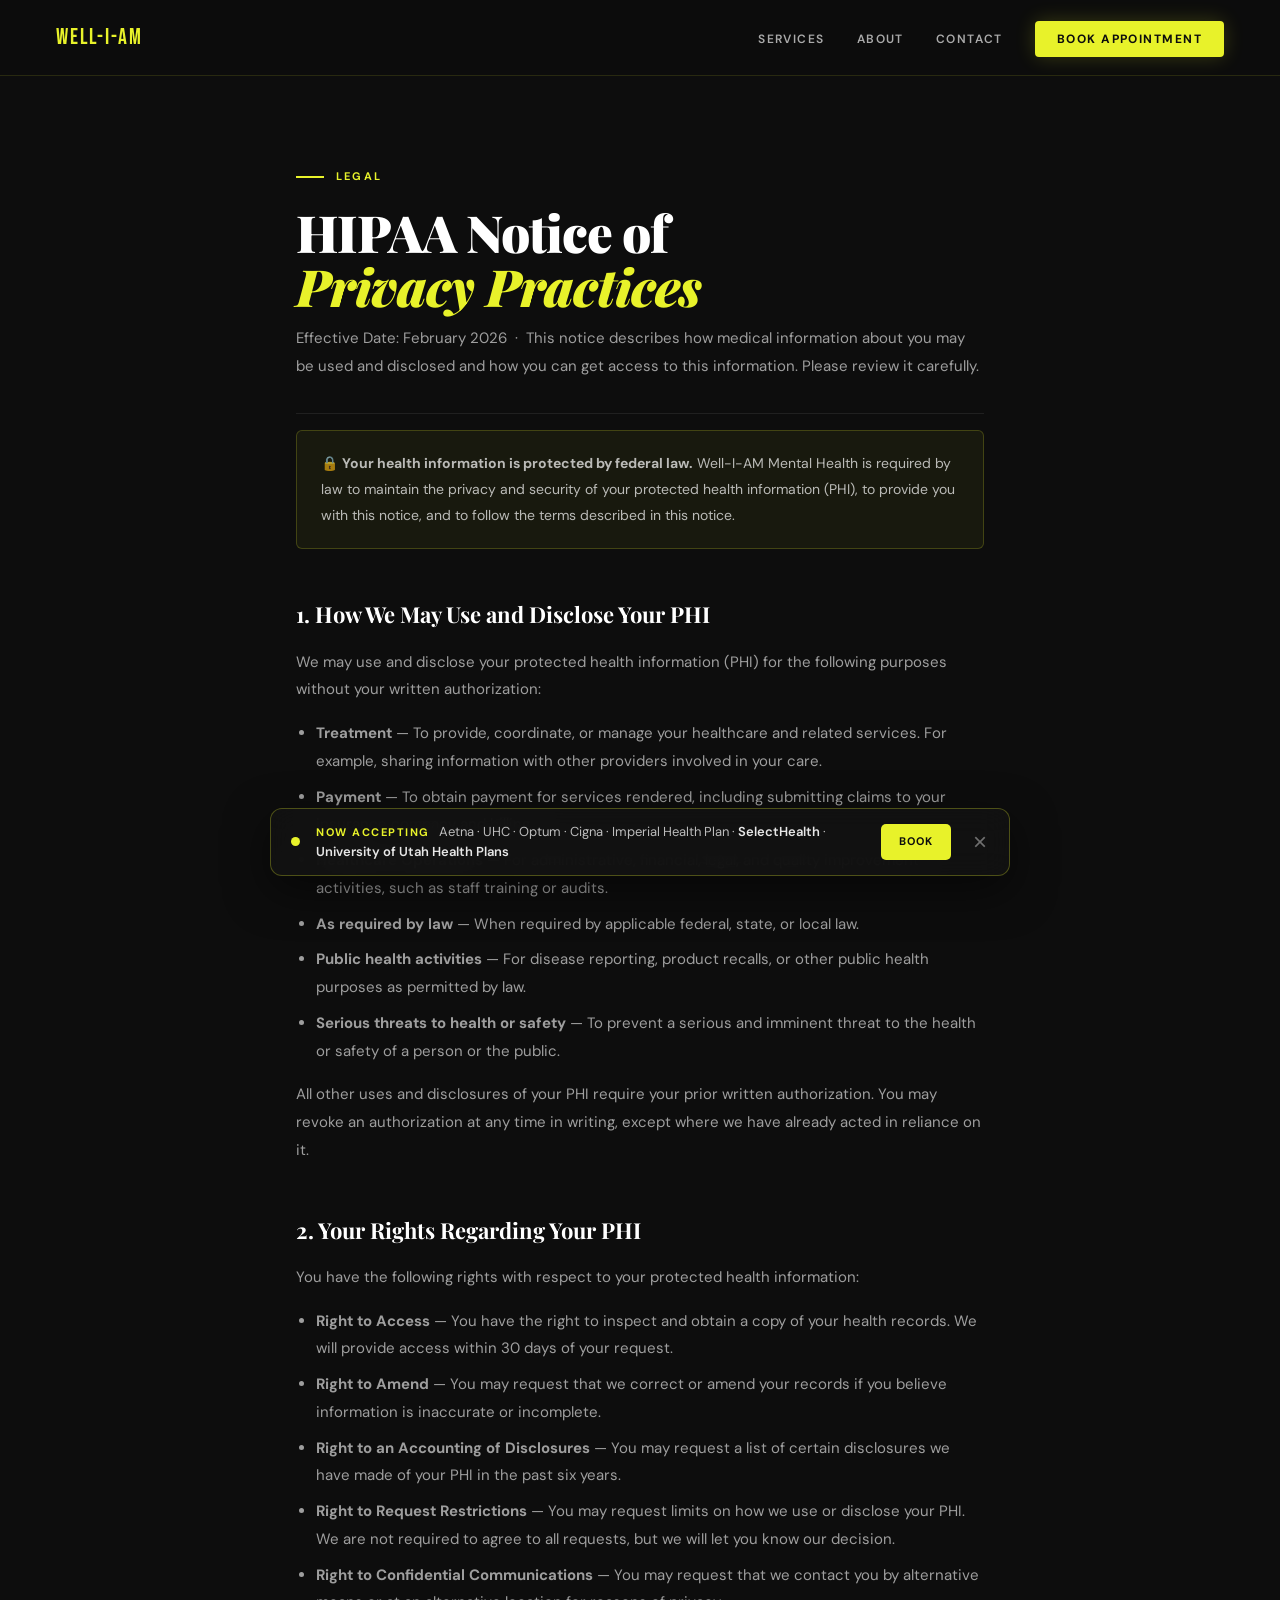
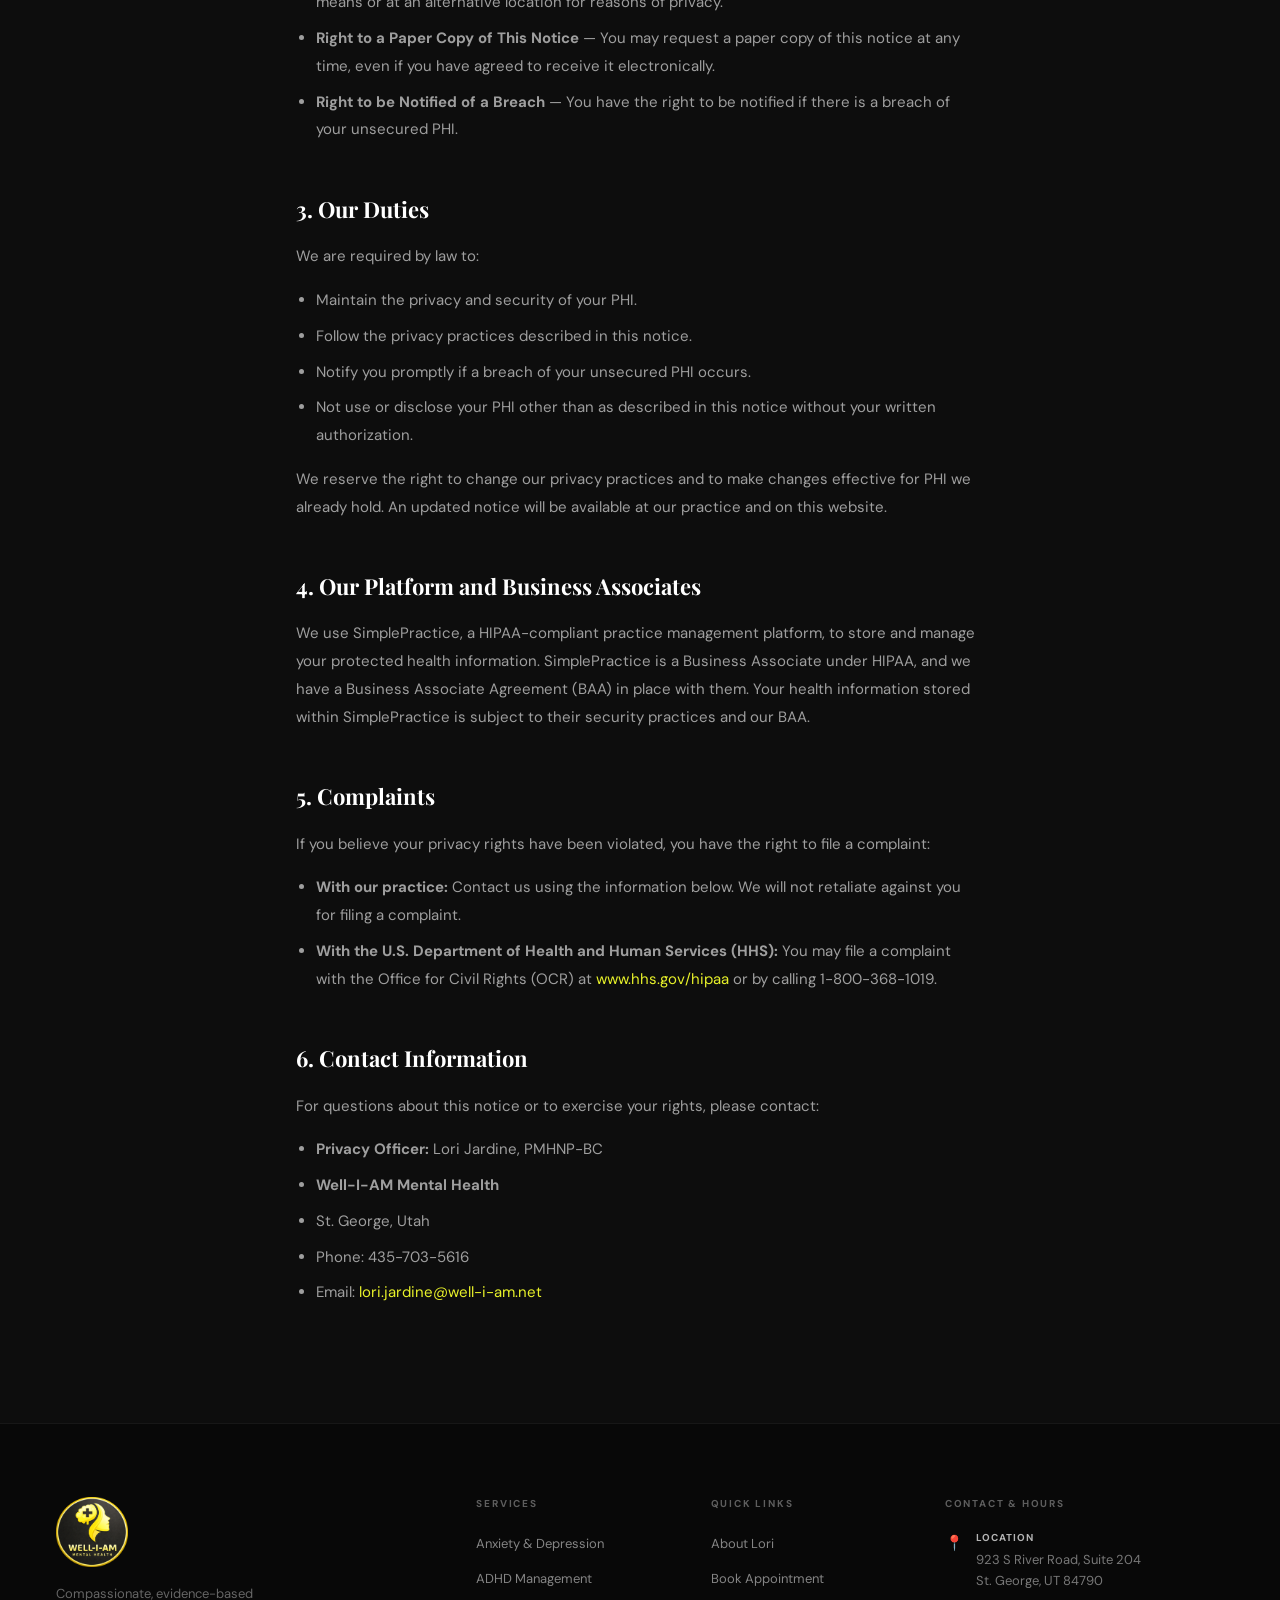
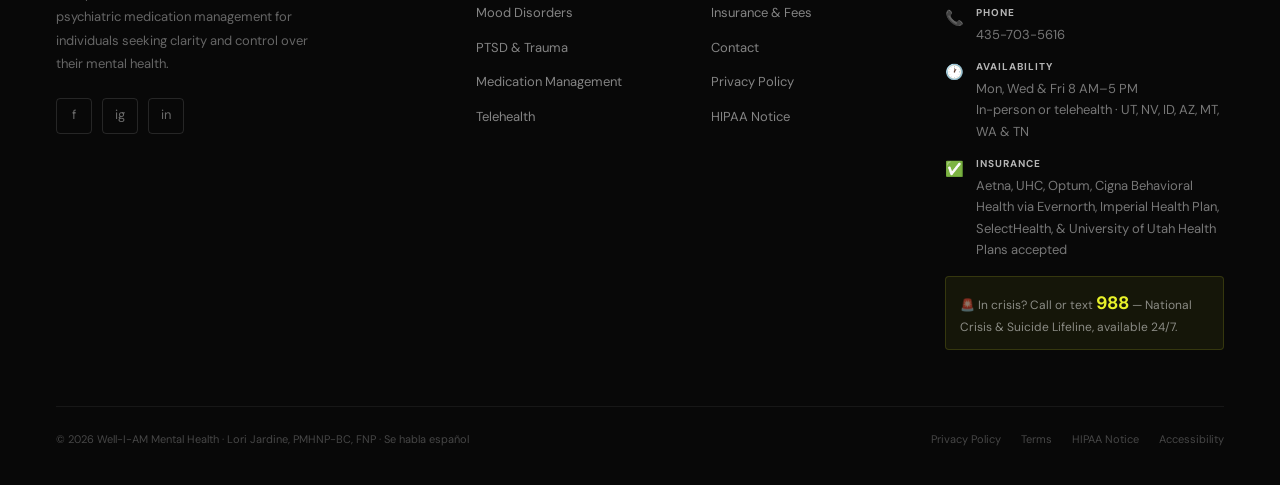
<file: hipaa.html>
<!DOCTYPE html>
<html lang="en">
<head>
<meta charset="UTF-8">
<meta name="viewport" content="width=device-width, initial-scale=1.0">
<link rel="icon" type="image/svg+xml" href="/favicon.svg">
<link rel="shortcut icon" href="/favicon.svg">
<title>HIPAA Notice of Privacy Practices — Well-I-AM Mental Health</title>
<meta name="description" content="HIPAA Notice of Privacy Practices for Well-I-AM Mental Health, Lori Jardine PMHNP-BC. Your rights regarding protected health information.">
<link rel="stylesheet" href="css/style.css?v=2">
<style>
  .policy-content {
    max-width: 800px;
    margin: 0 auto;
    padding: 160px 56px 100px;
  }
  .policy-eyebrow {
    display: inline-flex; align-items: center; gap: 12px;
    font-size: 11px; font-weight: 700; letter-spacing: 0.2em; text-transform: uppercase;
    color: var(--yellow); margin-bottom: 20px;
  }
  .policy-eyebrow::before { content: ''; width: 28px; height: 2px; background: var(--yellow); }
  .policy-content h1 {
    font-family: var(--serif); font-size: clamp(36px, 4vw, 58px);
    font-weight: 900; line-height: 1.05; letter-spacing: -0.02em;
    color: var(--white); margin-bottom: 12px;
  }
  .policy-content h1 em { font-style: italic; color: var(--yellow); }
  .policy-updated {
    font-size: 13px; color: rgba(255,255,255,0.35);
    margin-bottom: 56px; padding-bottom: 32px;
    border-bottom: 1px solid rgba(255,255,255,0.08);
  }
  .policy-content h2 {
    font-family: var(--serif); font-size: 22px; font-weight: 700;
    color: var(--white); margin: 48px 0 16px;
  }
  .policy-content p {
    font-size: 15px; line-height: 1.85; color: rgba(255,255,255,0.6);
    margin-bottom: 16px;
  }
  .policy-content ul {
    margin: 0 0 16px 20px;
  }
  .policy-content ul li {
    font-size: 15px; line-height: 1.85; color: rgba(255,255,255,0.6);
    margin-bottom: 8px;
  }
  .policy-content a { color: var(--yellow); }
  .policy-content a:hover { text-decoration: underline; }
  .hipaa-important {
    background: rgba(232,242,42,0.05);
    border: 1px solid rgba(232,242,42,0.2);
    border-radius: 6px;
    padding: 20px 24px;
    margin-bottom: 32px;
  }
  .hipaa-important p {
    font-size: 14px; color: rgba(255,255,255,0.7); margin: 0;
  }
  @media (max-width: 768px) {
    .policy-content { padding: 120px 20px 60px; }
  }
</style>
</head>
<body>

<!-- NAV -->
<nav>
  <a href="/" class="nav-logo">WELL-I-AM</a>
  <ul class="nav-links">
    <li><a href="services">Services</a></li>
    <li><a href="about">About</a></li>
    <li><a href="contact">Contact</a></li>
    <li><a href="appointments" class="nav-cta">Book Appointment</a></li>
  </ul>
  <button class="nav-hamburger" id="nav-hamburger" aria-label="Toggle navigation">
    <span></span><span></span><span></span>
  </button>
</nav>

<div class="policy-content">
  <span class="policy-eyebrow">Legal</span>
  <h1>HIPAA Notice of<br><em>Privacy Practices</em></h1>
  <p class="policy-updated">Effective Date: February 2026 &nbsp;·&nbsp; This notice describes how medical information about you may be used and disclosed and how you can get access to this information. Please review it carefully.</p>

  <div class="hipaa-important">
    <p>🔒 <strong>Your health information is protected by federal law.</strong> Well-I-AM Mental Health is required by law to maintain the privacy and security of your protected health information (PHI), to provide you with this notice, and to follow the terms described in this notice.</p>
  </div>

  <h2>1. How We May Use and Disclose Your PHI</h2>
  <p>We may use and disclose your protected health information (PHI) for the following purposes without your written authorization:</p>
  <ul>
    <li><strong>Treatment</strong> — To provide, coordinate, or manage your healthcare and related services. For example, sharing information with other providers involved in your care.</li>
    <li><strong>Payment</strong> — To obtain payment for services rendered, including submitting claims to your insurance company and billing.</li>
    <li><strong>Healthcare Operations</strong> — For administrative, financial, legal, and quality improvement activities, such as staff training or audits.</li>
    <li><strong>As required by law</strong> — When required by applicable federal, state, or local law.</li>
    <li><strong>Public health activities</strong> — For disease reporting, product recalls, or other public health purposes as permitted by law.</li>
    <li><strong>Serious threats to health or safety</strong> — To prevent a serious and imminent threat to the health or safety of a person or the public.</li>
  </ul>
  <p>All other uses and disclosures of your PHI require your prior written authorization. You may revoke an authorization at any time in writing, except where we have already acted in reliance on it.</p>

  <h2>2. Your Rights Regarding Your PHI</h2>
  <p>You have the following rights with respect to your protected health information:</p>
  <ul>
    <li><strong>Right to Access</strong> — You have the right to inspect and obtain a copy of your health records. We will provide access within 30 days of your request.</li>
    <li><strong>Right to Amend</strong> — You may request that we correct or amend your records if you believe information is inaccurate or incomplete.</li>
    <li><strong>Right to an Accounting of Disclosures</strong> — You may request a list of certain disclosures we have made of your PHI in the past six years.</li>
    <li><strong>Right to Request Restrictions</strong> — You may request limits on how we use or disclose your PHI. We are not required to agree to all requests, but we will let you know our decision.</li>
    <li><strong>Right to Confidential Communications</strong> — You may request that we contact you by alternative means or at an alternative location for reasons of privacy.</li>
    <li><strong>Right to a Paper Copy of This Notice</strong> — You may request a paper copy of this notice at any time, even if you have agreed to receive it electronically.</li>
    <li><strong>Right to be Notified of a Breach</strong> — You have the right to be notified if there is a breach of your unsecured PHI.</li>
  </ul>

  <h2>3. Our Duties</h2>
  <p>We are required by law to:</p>
  <ul>
    <li>Maintain the privacy and security of your PHI.</li>
    <li>Follow the privacy practices described in this notice.</li>
    <li>Notify you promptly if a breach of your unsecured PHI occurs.</li>
    <li>Not use or disclose your PHI other than as described in this notice without your written authorization.</li>
  </ul>
  <p>We reserve the right to change our privacy practices and to make changes effective for PHI we already hold. An updated notice will be available at our practice and on this website.</p>

  <h2>4. Our Platform and Business Associates</h2>
  <p>We use SimplePractice, a HIPAA-compliant practice management platform, to store and manage your protected health information. SimplePractice is a Business Associate under HIPAA, and we have a Business Associate Agreement (BAA) in place with them. Your health information stored within SimplePractice is subject to their security practices and our BAA.</p>

  <h2>5. Complaints</h2>
  <p>If you believe your privacy rights have been violated, you have the right to file a complaint:</p>
  <ul>
    <li><strong>With our practice:</strong> Contact us using the information below. We will not retaliate against you for filing a complaint.</li>
    <li><strong>With the U.S. Department of Health and Human Services (HHS):</strong> You may file a complaint with the Office for Civil Rights (OCR) at <a href="https://www.hhs.gov/hipaa" target="_blank" rel="noopener noreferrer">www.hhs.gov/hipaa</a> or by calling 1-800-368-1019.</li>
  </ul>

  <h2>6. Contact Information</h2>
  <p>For questions about this notice or to exercise your rights, please contact:</p>
  <ul>
    <li><strong>Privacy Officer:</strong> Lori Jardine, PMHNP-BC</li>
    <li><strong>Well-I-AM Mental Health</strong></li>
    <li>St. George, Utah</li>
    <li>Phone: 435-703-5616</li>
    <li>Email: <a href="mailto:lori.jardine@well-i-am.net">lori.jardine@well-i-am.net</a></li>
  </ul>
</div>

<!-- FOOTER -->
<footer>
  <div class="footer-grid">
    <div>
      <img src="/images/logo.png" alt="Well-I-AM Mental Health" class="footer-logo-img" width="72" height="72">
      <p class="footer-desc">Compassionate, evidence-based psychiatric medication management for individuals seeking clarity and control over their mental health.</p>
      <div class="footer-socials">
        <a href="https://www.facebook.com/people/Well-i-am/61581130363532" class="social-btn" title="Facebook" target="_blank" rel="noopener noreferrer">f</a>
        <a href="https://www.instagram.com/lori_jardine?igsh=ZG5kZDNmZnYydnljr" class="social-btn" title="Instagram" target="_blank" rel="noopener noreferrer">ig</a>
        <a href="https://www.linkedin.com/in/lori-jardine-506b2a277" class="social-btn" title="LinkedIn" target="_blank" rel="noopener noreferrer">in</a>
      </div>
    </div>
    <div>
      <div class="footer-col-title">Services</div>
      <ul class="footer-links">
        <li><a href="services#anxiety">Anxiety &amp; Depression</a></li>
        <li><a href="services#adhd">ADHD Management</a></li>
        <li><a href="services#mood">Mood Disorders</a></li>
        <li><a href="services#ptsd">PTSD &amp; Trauma</a></li>
        <li><a href="services#medication">Medication Management</a></li>
        <li><a href="services#telehealth">Telehealth</a></li>
      </ul>
    </div>
    <div>
      <div class="footer-col-title">Quick Links</div>
      <ul class="footer-links">
        <li><a href="about">About Lori</a></li>
        <li><a href="appointments">Book Appointment</a></li>
        <li><a href="contact#insurance">Insurance &amp; Fees</a></li>
        <li><a href="contact">Contact</a></li>
        <li><a href="privacy">Privacy Policy</a></li>
        <li><a href="hipaa">HIPAA Notice</a></li>
      </ul>
    </div>
    <div>
      <div class="footer-col-title">Contact &amp; Hours</div>
      <div class="footer-contact-item">
        <span class="contact-icon">📍</span>
        <div class="contact-text"><strong>Location</strong>923 S River Road, Suite 204<br>St. George, UT 84790</div>
      </div>
      <div class="footer-contact-item">
        <span class="contact-icon">📞</span>
        <div class="contact-text"><strong>Phone</strong>435-703-5616</div>
      </div>
      <div class="footer-contact-item">
        <span class="contact-icon">🕐</span>
        <div class="contact-text"><strong>Availability</strong>Mon, Wed &amp; Fri 8 AM–5 PM<br>In-person or telehealth · UT, NV, ID, AZ, MT, WA &amp; TN</div>
      </div>
      <div class="footer-contact-item">
        <span class="contact-icon">✅</span>
        <div class="contact-text"><strong>Insurance</strong>Aetna, UHC, Optum, Cigna Behavioral Health via Evernorth, Imperial Health Plan, SelectHealth, &amp; University of Utah Health Plans accepted</div>
      </div>
      <div class="crisis-line">
        <p>🚨 In crisis? Call or text <strong>988</strong> — National Crisis &amp; Suicide Lifeline, available 24/7.</p>
      </div>
    </div>
  </div>
  <div class="footer-bottom">
    <div class="footer-copy">© 2026 Well-I-AM Mental Health · Lori Jardine, PMHNP-BC, FNP · <span lang="es">Se habla español</span></div>
    <div class="footer-legal">
      <a href="privacy">Privacy Policy</a>
      <a href="terms">Terms</a>
      <a href="hipaa">HIPAA Notice</a>
      <a href="accessibility">Accessibility</a>
    </div>
  </div>
</footer>

<script>
  const ham = document.getElementById('nav-hamburger');
  const navLinks = document.querySelector('.nav-links');
  if (ham) {
    ham.addEventListener('click', () => {
      navLinks.classList.toggle('nav-open');
      ham.classList.toggle('is-open');
    });
  }
</script>

<!-- INSURANCE ANNOUNCEMENT BANNER -->
<div class="ins-banner" id="insBanner" role="region" aria-label="Accepted insurance notice">
  <span class="ins-banner-pulse" aria-hidden="true"></span>
  <p class="ins-banner-text"><span class="ins-banner-label">Now Accepting</span>Aetna · UHC · Optum · Cigna · Imperial Health Plan · <strong>SelectHealth</strong> · <strong>University of Utah Health Plans</strong></p>
  <a href="appointments" class="ins-banner-cta">Book</a>
  <button class="ins-banner-close" id="insBannerClose" type="button" aria-label="Dismiss insurance notice">&times;</button>
</div>
<script>
(function () {
  var b = document.getElementById('insBanner');
  if (!b) return;
  var KEY = 'wia_ins_banner_v1';
  try { if (localStorage.getItem(KEY)) { b.parentNode.removeChild(b); return; } } catch (e) {}
  setTimeout(function () { b.classList.add('is-visible'); }, 900);
  var c = document.getElementById('insBannerClose');
  if (c) c.addEventListener('click', function () {
    b.classList.remove('is-visible');
    try { localStorage.setItem(KEY, '1'); } catch (e) {}
    setTimeout(function () { if (b.parentNode) b.parentNode.removeChild(b); }, 500);
  });
})();
</script>
</body>
</html>
</file>
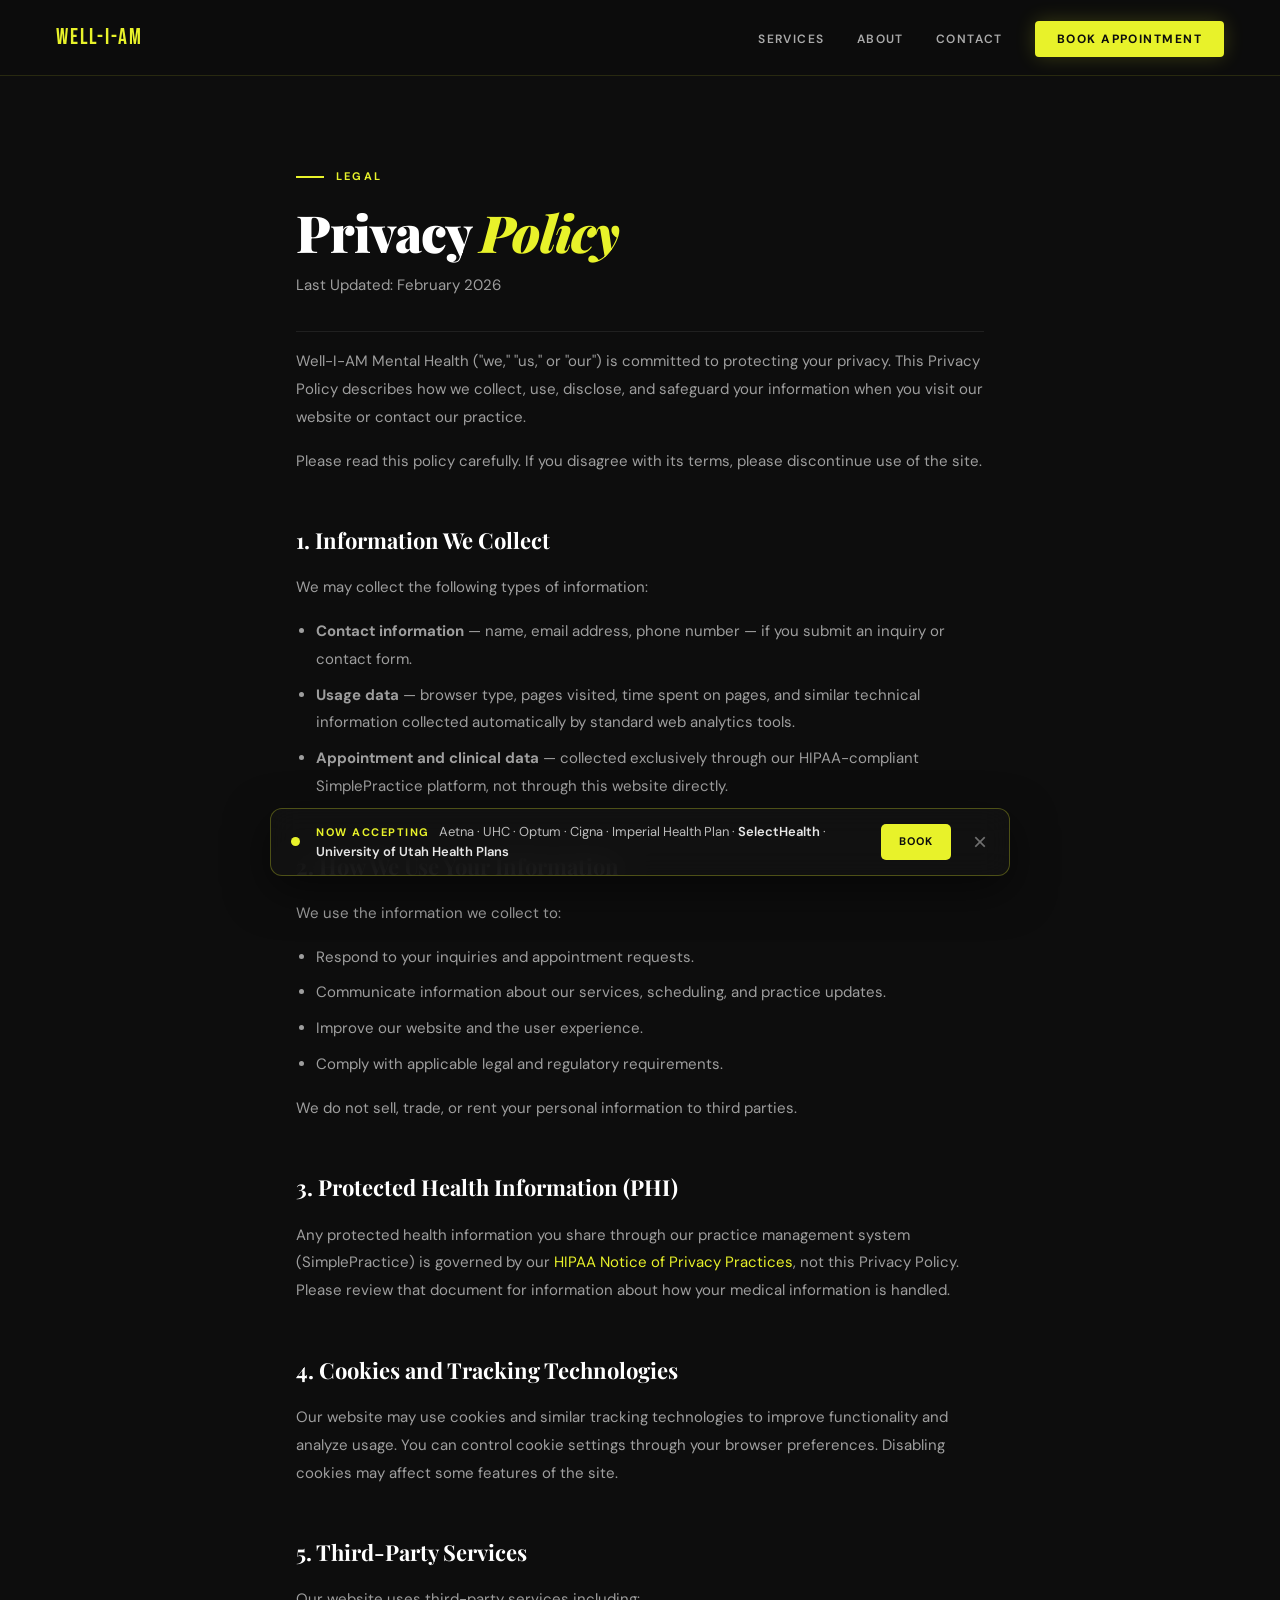
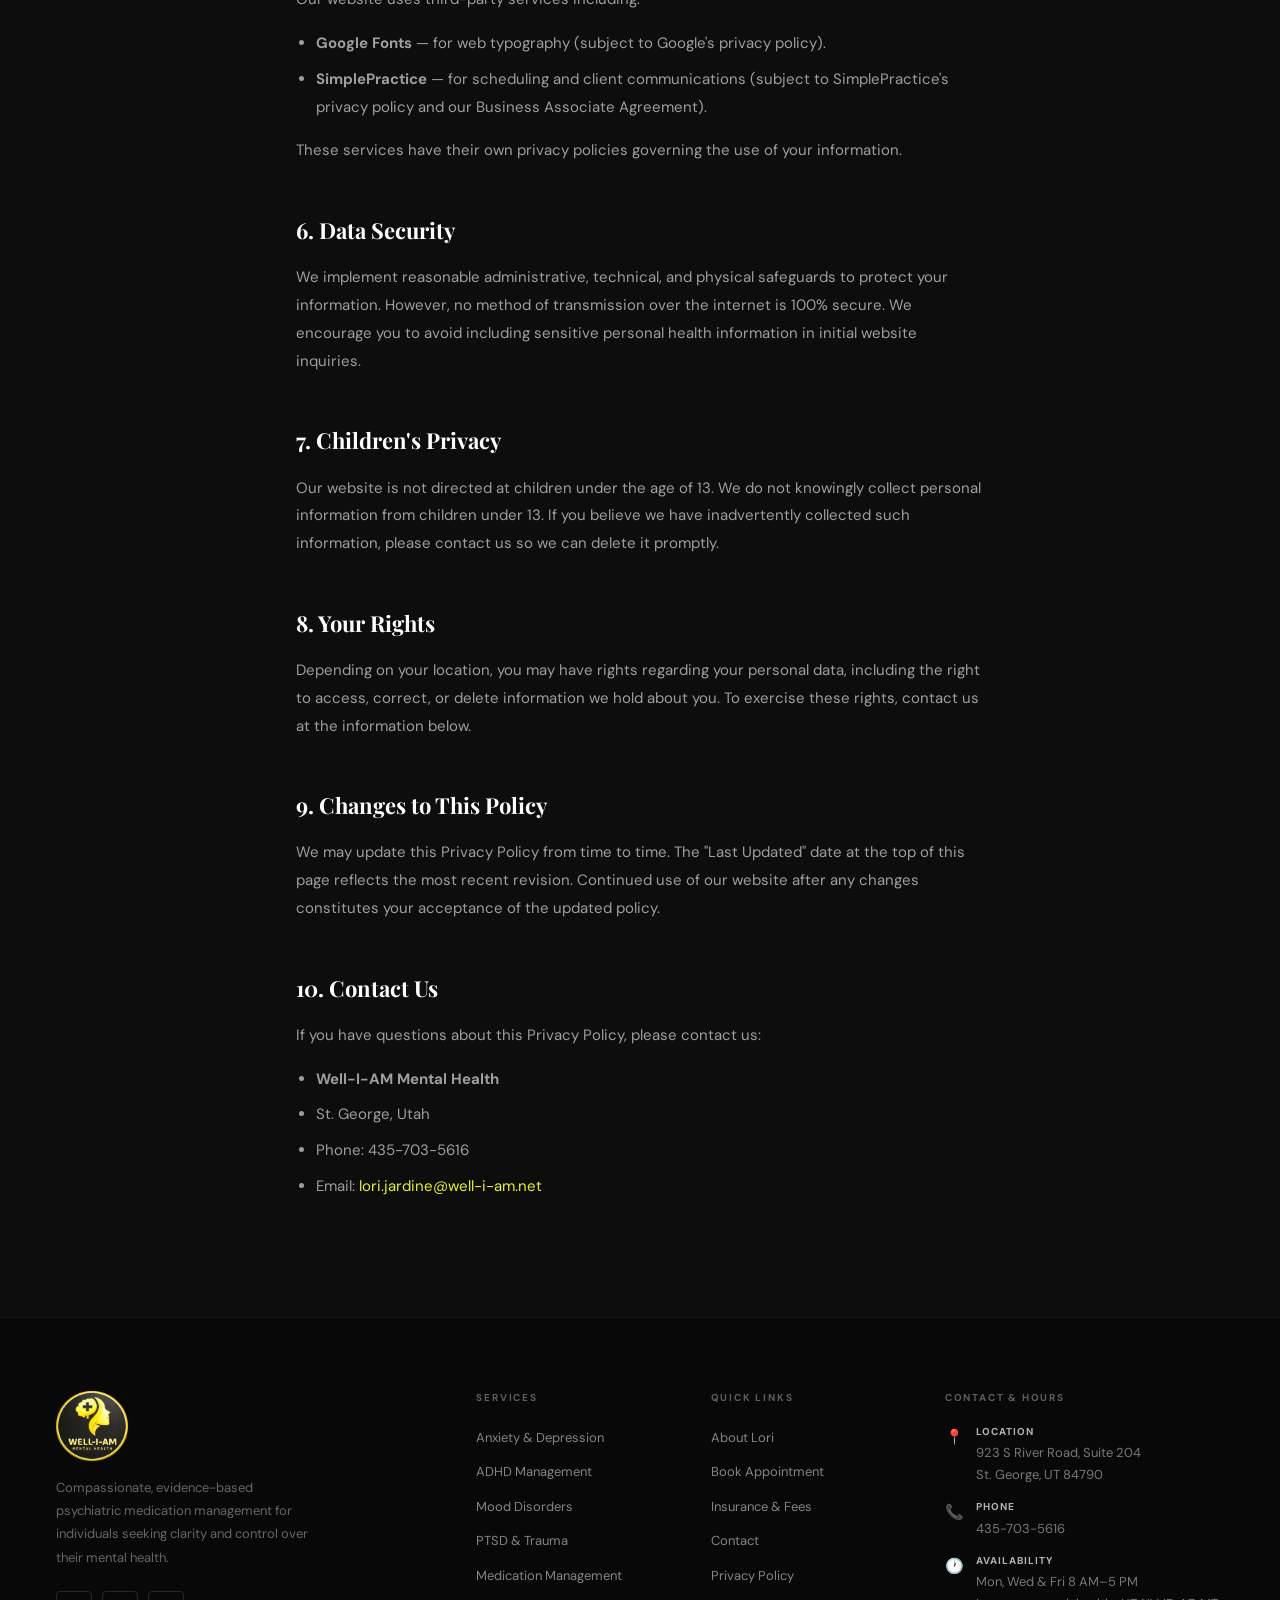
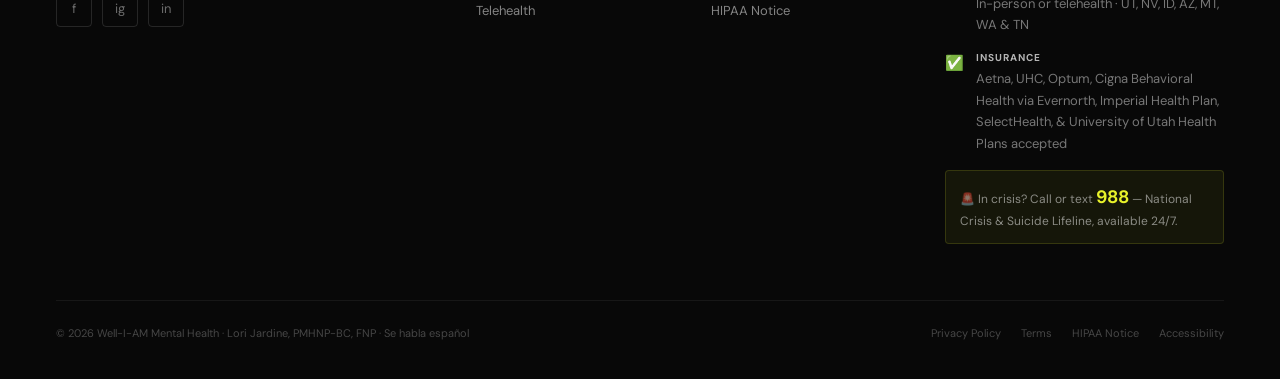
<file: privacy.html>
<!DOCTYPE html>
<html lang="en">
<head>
<meta charset="UTF-8">
<meta name="viewport" content="width=device-width, initial-scale=1.0">
<link rel="icon" type="image/svg+xml" href="/favicon.svg">
<link rel="shortcut icon" href="/favicon.svg">
<title>Privacy Policy — Well-I-AM Mental Health</title>
<meta name="description" content="Privacy Policy for Well-I-AM Mental Health, Lori Jardine PMHNP-BC. Learn how we collect, use, and protect your personal information.">
<link rel="stylesheet" href="css/style.css?v=2">
<style>
  .policy-content {
    max-width: 800px;
    margin: 0 auto;
    padding: 160px 56px 100px;
  }
  .policy-eyebrow {
    display: inline-flex; align-items: center; gap: 12px;
    font-size: 11px; font-weight: 700; letter-spacing: 0.2em; text-transform: uppercase;
    color: var(--yellow); margin-bottom: 20px;
  }
  .policy-eyebrow::before { content: ''; width: 28px; height: 2px; background: var(--yellow); }
  .policy-content h1 {
    font-family: var(--serif); font-size: clamp(36px, 4vw, 58px);
    font-weight: 900; line-height: 1.05; letter-spacing: -0.02em;
    color: var(--white); margin-bottom: 12px;
  }
  .policy-content h1 em { font-style: italic; color: var(--yellow); }
  .policy-updated {
    font-size: 13px; color: rgba(255,255,255,0.35);
    margin-bottom: 56px; padding-bottom: 32px;
    border-bottom: 1px solid rgba(255,255,255,0.08);
  }
  .policy-content h2 {
    font-family: var(--serif); font-size: 22px; font-weight: 700;
    color: var(--white); margin: 48px 0 16px;
  }
  .policy-content p {
    font-size: 15px; line-height: 1.85; color: rgba(255,255,255,0.6);
    margin-bottom: 16px;
  }
  .policy-content ul {
    margin: 0 0 16px 20px;
  }
  .policy-content ul li {
    font-size: 15px; line-height: 1.85; color: rgba(255,255,255,0.6);
    margin-bottom: 8px;
  }
  .policy-content a { color: var(--yellow); }
  .policy-content a:hover { text-decoration: underline; }
  @media (max-width: 768px) {
    .policy-content { padding: 120px 20px 60px; }
  }
</style>
</head>
<body>

<!-- NAV -->
<nav>
  <a href="/" class="nav-logo">WELL-I-AM</a>
  <ul class="nav-links">
    <li><a href="services">Services</a></li>
    <li><a href="about">About</a></li>
    <li><a href="contact">Contact</a></li>
    <li><a href="appointments" class="nav-cta">Book Appointment</a></li>
  </ul>
  <button class="nav-hamburger" id="nav-hamburger" aria-label="Toggle navigation">
    <span></span><span></span><span></span>
  </button>
</nav>

<div class="policy-content">
  <span class="policy-eyebrow">Legal</span>
  <h1>Privacy <em>Policy</em></h1>
  <p class="policy-updated">Last Updated: February 2026</p>

  <p>Well-I-AM Mental Health ("we," "us," or "our") is committed to protecting your privacy. This Privacy Policy describes how we collect, use, disclose, and safeguard your information when you visit our website or contact our practice.</p>
  <p>Please read this policy carefully. If you disagree with its terms, please discontinue use of the site.</p>

  <h2>1. Information We Collect</h2>
  <p>We may collect the following types of information:</p>
  <ul>
    <li><strong>Contact information</strong> — name, email address, phone number — if you submit an inquiry or contact form.</li>
    <li><strong>Usage data</strong> — browser type, pages visited, time spent on pages, and similar technical information collected automatically by standard web analytics tools.</li>
    <li><strong>Appointment and clinical data</strong> — collected exclusively through our HIPAA-compliant SimplePractice platform, not through this website directly.</li>
  </ul>

  <h2>2. How We Use Your Information</h2>
  <p>We use the information we collect to:</p>
  <ul>
    <li>Respond to your inquiries and appointment requests.</li>
    <li>Communicate information about our services, scheduling, and practice updates.</li>
    <li>Improve our website and the user experience.</li>
    <li>Comply with applicable legal and regulatory requirements.</li>
  </ul>
  <p>We do not sell, trade, or rent your personal information to third parties.</p>

  <h2>3. Protected Health Information (PHI)</h2>
  <p>Any protected health information you share through our practice management system (SimplePractice) is governed by our <a href="hipaa">HIPAA Notice of Privacy Practices</a>, not this Privacy Policy. Please review that document for information about how your medical information is handled.</p>

  <h2>4. Cookies and Tracking Technologies</h2>
  <p>Our website may use cookies and similar tracking technologies to improve functionality and analyze usage. You can control cookie settings through your browser preferences. Disabling cookies may affect some features of the site.</p>

  <h2>5. Third-Party Services</h2>
  <p>Our website uses third-party services including:</p>
  <ul>
    <li><strong>Google Fonts</strong> — for web typography (subject to Google's privacy policy).</li>
    <li><strong>SimplePractice</strong> — for scheduling and client communications (subject to SimplePractice's privacy policy and our Business Associate Agreement).</li>
  </ul>
  <p>These services have their own privacy policies governing the use of your information.</p>

  <h2>6. Data Security</h2>
  <p>We implement reasonable administrative, technical, and physical safeguards to protect your information. However, no method of transmission over the internet is 100% secure. We encourage you to avoid including sensitive personal health information in initial website inquiries.</p>

  <h2>7. Children's Privacy</h2>
  <p>Our website is not directed at children under the age of 13. We do not knowingly collect personal information from children under 13. If you believe we have inadvertently collected such information, please contact us so we can delete it promptly.</p>

  <h2>8. Your Rights</h2>
  <p>Depending on your location, you may have rights regarding your personal data, including the right to access, correct, or delete information we hold about you. To exercise these rights, contact us at the information below.</p>

  <h2>9. Changes to This Policy</h2>
  <p>We may update this Privacy Policy from time to time. The "Last Updated" date at the top of this page reflects the most recent revision. Continued use of our website after any changes constitutes your acceptance of the updated policy.</p>

  <h2>10. Contact Us</h2>
  <p>If you have questions about this Privacy Policy, please contact us:</p>
  <ul>
    <li><strong>Well-I-AM Mental Health</strong></li>
    <li>St. George, Utah</li>
    <li>Phone: 435-703-5616</li>
    <li>Email: <a href="mailto:lori.jardine@well-i-am.net">lori.jardine@well-i-am.net</a></li>
  </ul>
</div>

<!-- FOOTER -->
<footer>
  <div class="footer-grid">
    <div>
      <img src="/images/logo.png" alt="Well-I-AM Mental Health" class="footer-logo-img" width="72" height="72">
      <p class="footer-desc">Compassionate, evidence-based psychiatric medication management for individuals seeking clarity and control over their mental health.</p>
      <div class="footer-socials">
        <a href="https://www.facebook.com/people/Well-i-am/61581130363532" class="social-btn" title="Facebook" target="_blank" rel="noopener noreferrer">f</a>
        <a href="https://www.instagram.com/lori_jardine?igsh=ZG5kZDNmZnYydnljr" class="social-btn" title="Instagram" target="_blank" rel="noopener noreferrer">ig</a>
        <a href="https://www.linkedin.com/in/lori-jardine-506b2a277" class="social-btn" title="LinkedIn" target="_blank" rel="noopener noreferrer">in</a>
      </div>
    </div>
    <div>
      <div class="footer-col-title">Services</div>
      <ul class="footer-links">
        <li><a href="services#anxiety">Anxiety &amp; Depression</a></li>
        <li><a href="services#adhd">ADHD Management</a></li>
        <li><a href="services#mood">Mood Disorders</a></li>
        <li><a href="services#ptsd">PTSD &amp; Trauma</a></li>
        <li><a href="services#medication">Medication Management</a></li>
        <li><a href="services#telehealth">Telehealth</a></li>
      </ul>
    </div>
    <div>
      <div class="footer-col-title">Quick Links</div>
      <ul class="footer-links">
        <li><a href="about">About Lori</a></li>
        <li><a href="appointments">Book Appointment</a></li>
        <li><a href="contact#insurance">Insurance &amp; Fees</a></li>
        <li><a href="contact">Contact</a></li>
        <li><a href="privacy">Privacy Policy</a></li>
        <li><a href="hipaa">HIPAA Notice</a></li>
      </ul>
    </div>
    <div>
      <div class="footer-col-title">Contact &amp; Hours</div>
      <div class="footer-contact-item">
        <span class="contact-icon">📍</span>
        <div class="contact-text"><strong>Location</strong>923 S River Road, Suite 204<br>St. George, UT 84790</div>
      </div>
      <div class="footer-contact-item">
        <span class="contact-icon">📞</span>
        <div class="contact-text"><strong>Phone</strong>435-703-5616</div>
      </div>
      <div class="footer-contact-item">
        <span class="contact-icon">🕐</span>
        <div class="contact-text"><strong>Availability</strong>Mon, Wed &amp; Fri 8 AM–5 PM<br>In-person or telehealth · UT, NV, ID, AZ, MT, WA &amp; TN</div>
      </div>
      <div class="footer-contact-item">
        <span class="contact-icon">✅</span>
        <div class="contact-text"><strong>Insurance</strong>Aetna, UHC, Optum, Cigna Behavioral Health via Evernorth, Imperial Health Plan, SelectHealth, &amp; University of Utah Health Plans accepted</div>
      </div>
      <div class="crisis-line">
        <p>🚨 In crisis? Call or text <strong>988</strong> — National Crisis &amp; Suicide Lifeline, available 24/7.</p>
      </div>
    </div>
  </div>
  <div class="footer-bottom">
    <div class="footer-copy">© 2026 Well-I-AM Mental Health · Lori Jardine, PMHNP-BC, FNP · <span lang="es">Se habla español</span></div>
    <div class="footer-legal">
      <a href="privacy">Privacy Policy</a>
      <a href="terms">Terms</a>
      <a href="hipaa">HIPAA Notice</a>
      <a href="accessibility">Accessibility</a>
    </div>
  </div>
</footer>

<script>
  const ham = document.getElementById('nav-hamburger');
  const navLinks = document.querySelector('.nav-links');
  if (ham) {
    ham.addEventListener('click', () => {
      navLinks.classList.toggle('nav-open');
      ham.classList.toggle('is-open');
    });
  }
</script>

<!-- INSURANCE ANNOUNCEMENT BANNER -->
<div class="ins-banner" id="insBanner" role="region" aria-label="Accepted insurance notice">
  <span class="ins-banner-pulse" aria-hidden="true"></span>
  <p class="ins-banner-text"><span class="ins-banner-label">Now Accepting</span>Aetna · UHC · Optum · Cigna · Imperial Health Plan · <strong>SelectHealth</strong> · <strong>University of Utah Health Plans</strong></p>
  <a href="appointments" class="ins-banner-cta">Book</a>
  <button class="ins-banner-close" id="insBannerClose" type="button" aria-label="Dismiss insurance notice">&times;</button>
</div>
<script>
(function () {
  var b = document.getElementById('insBanner');
  if (!b) return;
  var KEY = 'wia_ins_banner_v1';
  try { if (localStorage.getItem(KEY)) { b.parentNode.removeChild(b); return; } } catch (e) {}
  setTimeout(function () { b.classList.add('is-visible'); }, 900);
  var c = document.getElementById('insBannerClose');
  if (c) c.addEventListener('click', function () {
    b.classList.remove('is-visible');
    try { localStorage.setItem(KEY, '1'); } catch (e) {}
    setTimeout(function () { if (b.parentNode) b.parentNode.removeChild(b); }, 500);
  });
})();
</script>
</body>
</html>
</file>
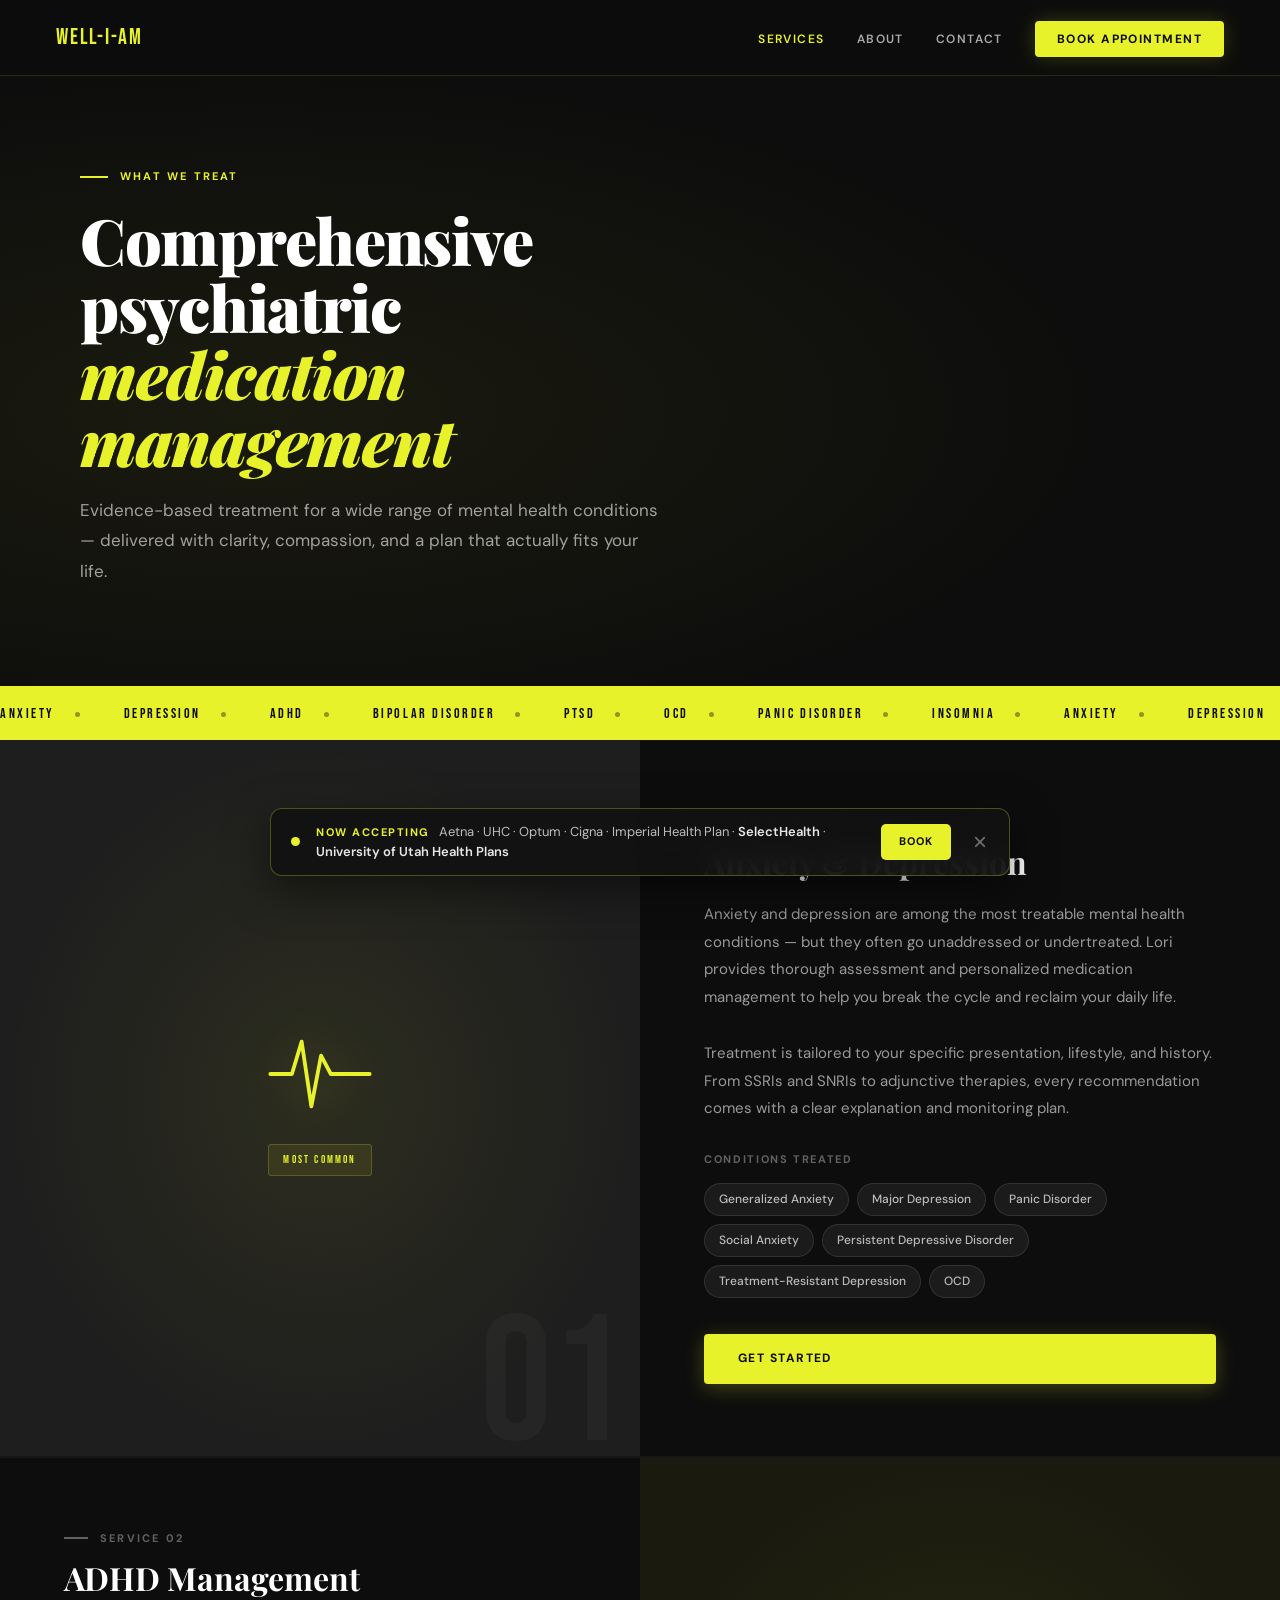
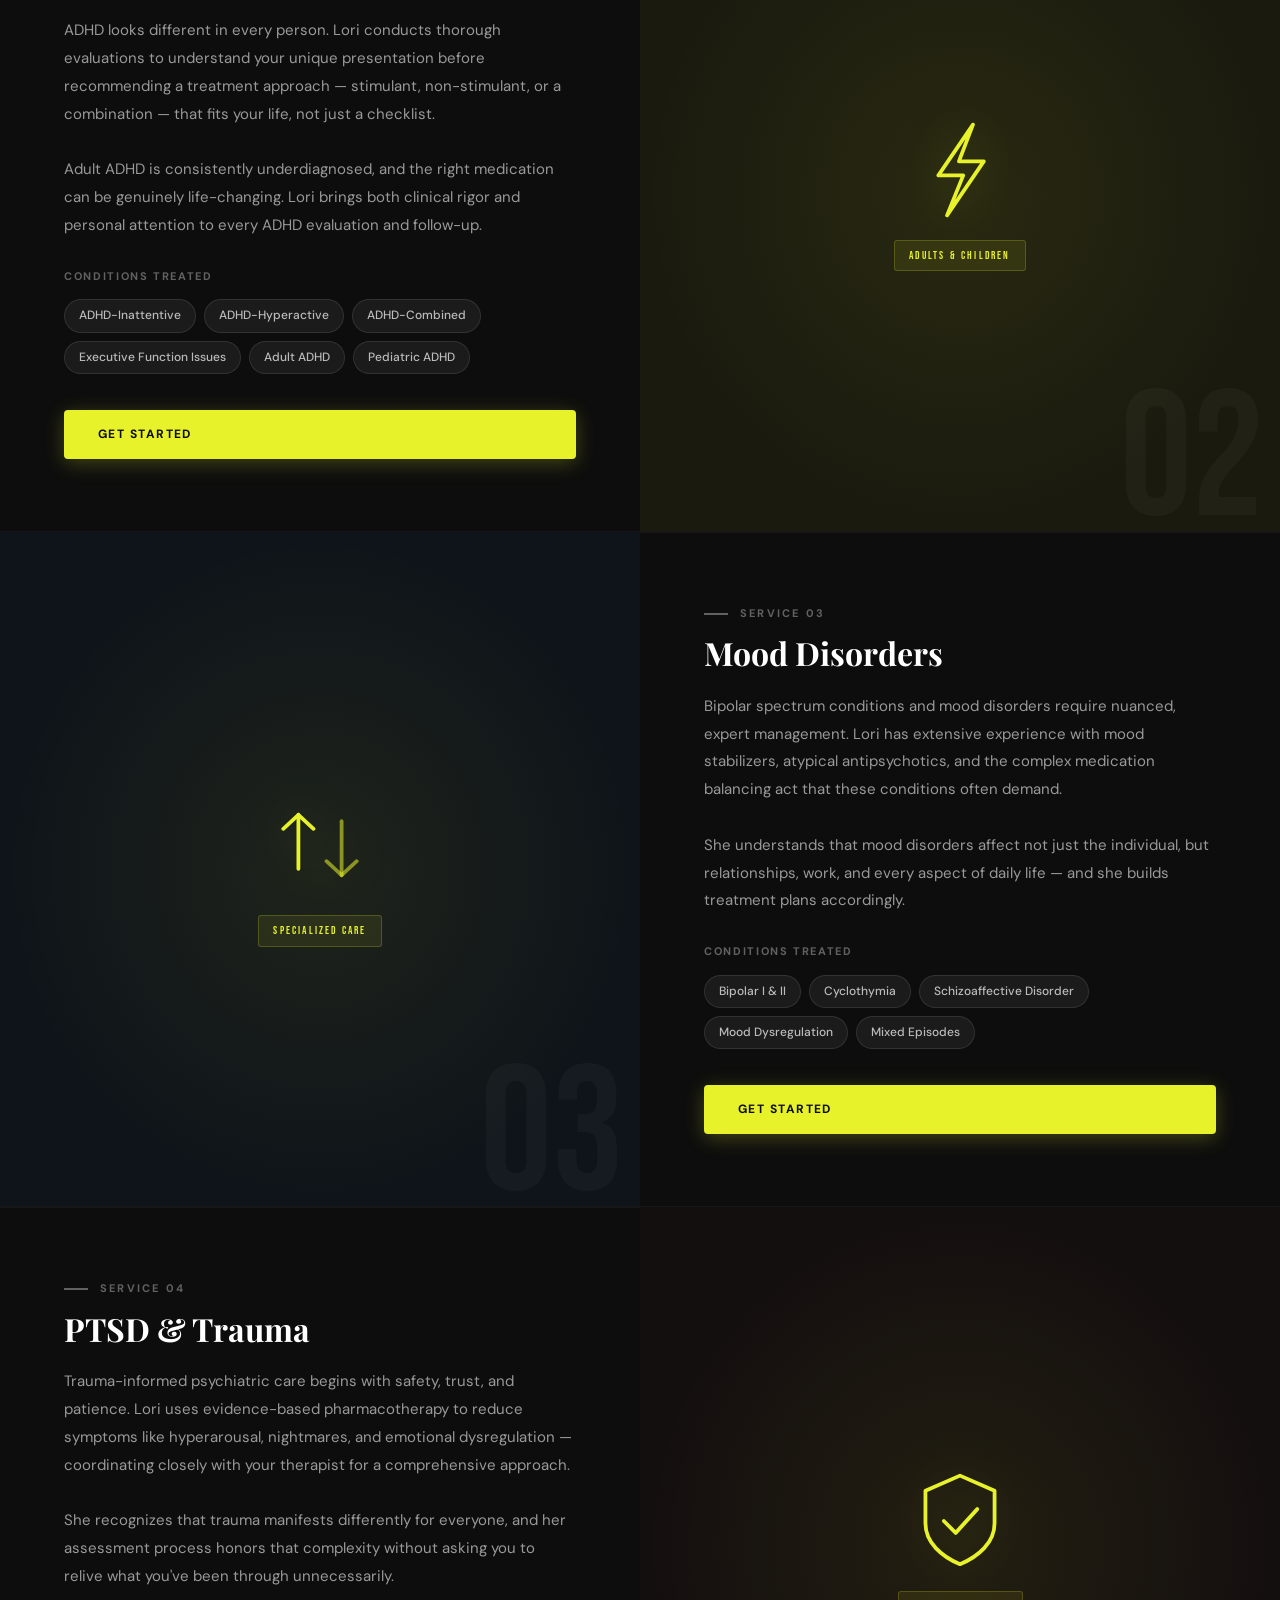
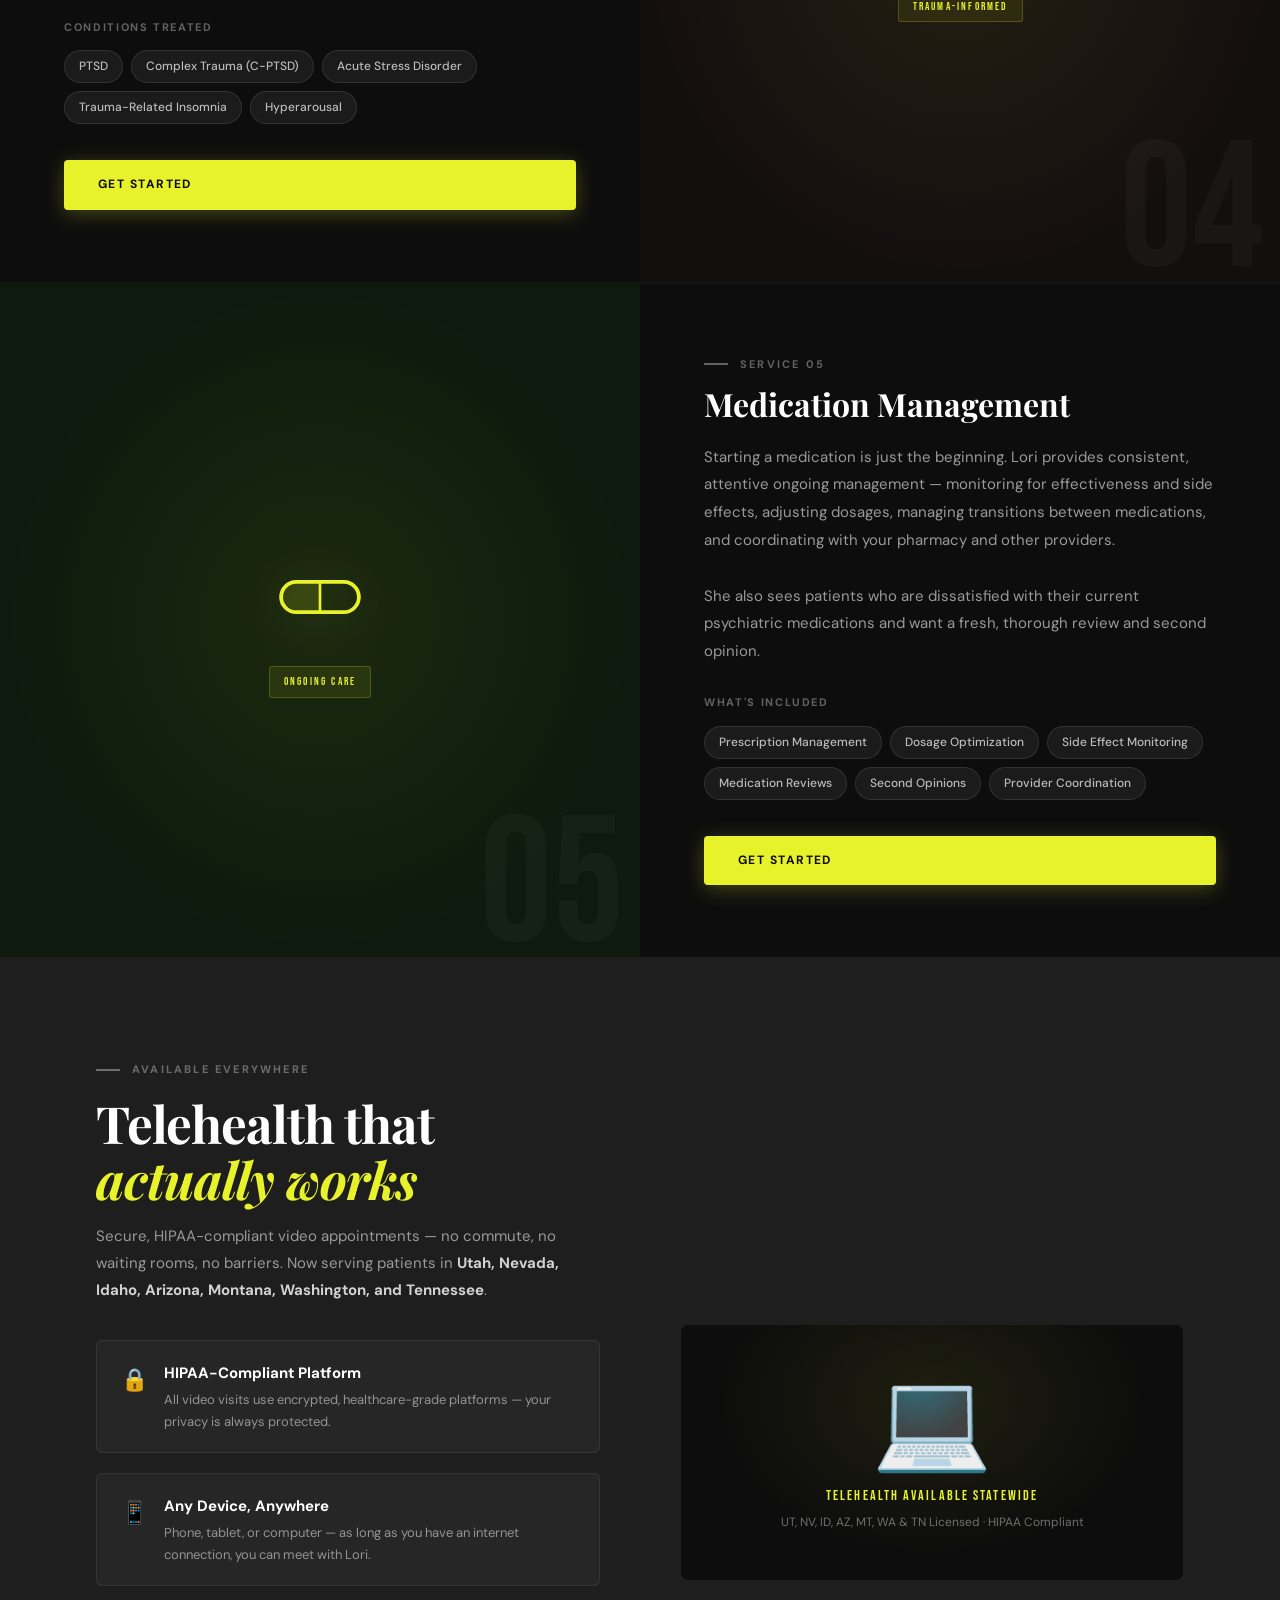
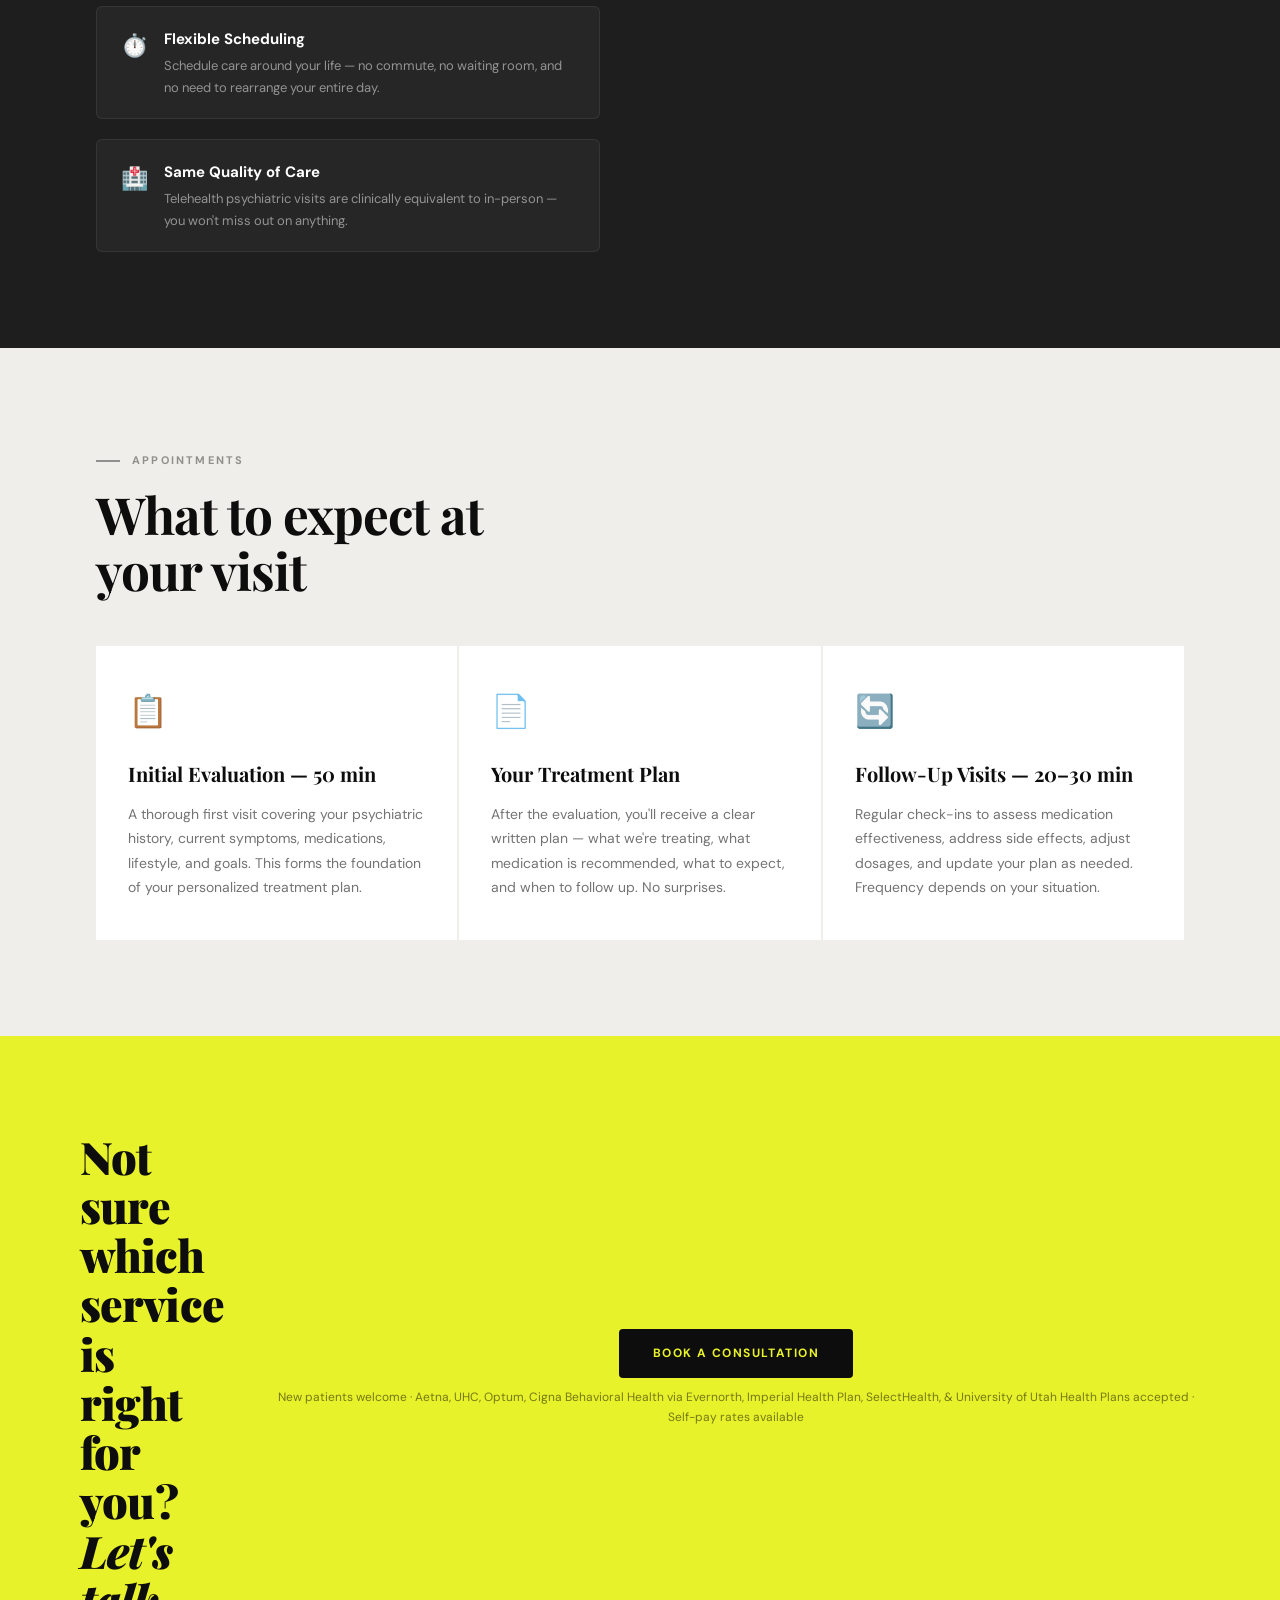
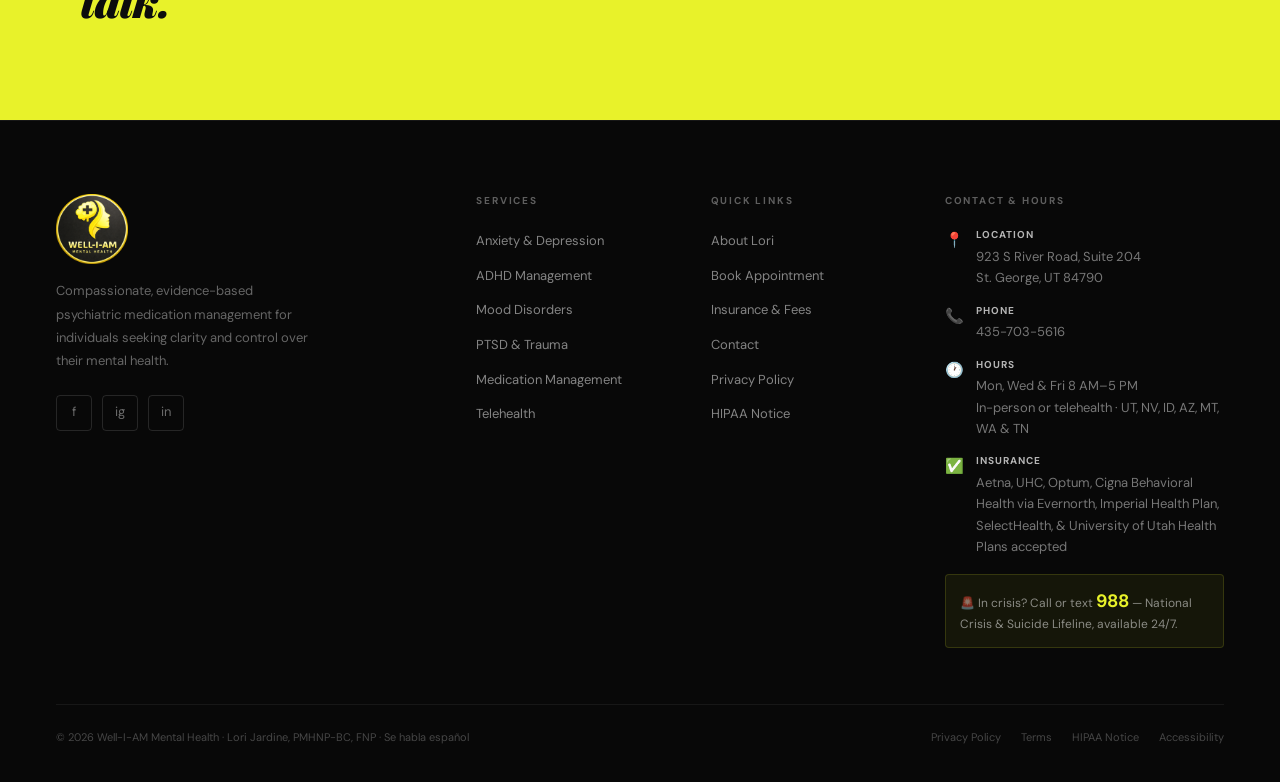
<file: services.html>
<!DOCTYPE html>
<html lang="en">
<head>
<meta charset="UTF-8">
<meta name="viewport" content="width=device-width, initial-scale=1.0">
<link rel="icon" type="image/svg+xml" href="/favicon.svg">
<link rel="shortcut icon" href="/favicon.svg">
<title>Psychiatric Services | ADHD, Depression, Teen Mental Health | Well-I-AM St. George, UT</title>
<meta name="description" content="Psychiatric medication management in St. George, Utah — ADHD, depression, anxiety, PTSD, OCD, bipolar disorder, schizophrenia, and teen mental health (ages 12–17). Telehealth available in Utah, Nevada, Idaho, Arizona, Montana, Washington, and Tennessee.">
<meta name="keywords" content="psychiatric medication management Utah, ADHD treatment St George UT, depression medication management Utah, anxiety treatment Utah, teen ADHD specialist Utah, ODD treatment Utah, PTSD medication Utah, bipolar disorder treatment Utah, OCD medication management Utah, telehealth psychiatry Utah, schizophrenia treatment Utah, se habla español salud mental Utah, psiquiatra español Utah">
<meta name="robots" content="index, follow">
<meta name="author" content="Lori Jardine, PMHNP-BC, FNP">
<meta name="geo.region" content="US-UT">
<meta name="geo.placename" content="St. George, Utah">
<link rel="canonical" href="https://well-i-am.net/services">
<meta property="og:type" content="website">
<meta property="og:url" content="https://well-i-am.net/services">
<meta property="og:title" content="Psychiatric Services | ADHD, Depression, Teen Mental Health | Well-I-AM">
<meta property="og:description" content="Medication management for ADHD, depression, anxiety, PTSD, bipolar disorder, teen mental health in St. George, Utah. Telehealth available in Utah, Nevada, Idaho, Arizona, Montana, Washington, and Tennessee.">
<meta property="og:image" content="https://well-i-am.net/images/logo.png">
<meta property="og:site_name" content="Well-I-AM Mental Health">
<meta property="og:locale" content="en_US">
<meta name="twitter:card" content="summary">
<meta name="twitter:title" content="Psychiatric Services | Well-I-AM Mental Health">
<meta name="twitter:description" content="ADHD, depression, anxiety, PTSD, teen mental health medication management in St. George, Utah.">
<meta name="twitter:image" content="https://well-i-am.net/images/logo.png">
<script type="application/ld+json">
{
  "@context": "https://schema.org",
  "@type": "MedicalBusiness",
  "name": "Well-I-AM Mental Health",
  "url": "https://well-i-am.net/services",
  "hasOfferCatalog": {
    "@type": "OfferCatalog",
    "name": "Psychiatric Services",
    "itemListElement": [
      {"@type": "Offer", "itemOffered": {"@type": "MedicalTherapy", "name": "ADHD Evaluation & Medication Management"}},
      {"@type": "Offer", "itemOffered": {"@type": "MedicalTherapy", "name": "Depression Medication Management"}},
      {"@type": "Offer", "itemOffered": {"@type": "MedicalTherapy", "name": "Anxiety Treatment"}},
      {"@type": "Offer", "itemOffered": {"@type": "MedicalTherapy", "name": "PTSD Medication Management"}},
      {"@type": "Offer", "itemOffered": {"@type": "MedicalTherapy", "name": "Bipolar Disorder Treatment"}},
      {"@type": "Offer", "itemOffered": {"@type": "MedicalTherapy", "name": "OCD Treatment"}},
      {"@type": "Offer", "itemOffered": {"@type": "MedicalTherapy", "name": "Adolescent Psychiatric Services Ages 12-17"}},
      {"@type": "Offer", "itemOffered": {"@type": "MedicalTherapy", "name": "Telehealth Psychiatric Visits"}}
    ]
  }
}
</script>
<link rel="stylesheet" href="css/style.css?v=2">
<style>
  /* Service detail cards */
  .services-intro { background: var(--black); padding: 80px 0; }
  .services-intro .section-sub { margin-bottom: 0; }

  .service-section {
    padding: 0;
    scroll-margin-top: 80px;
  }

  .service-block {
    display: grid;
    grid-template-columns: 1fr 1fr;
    min-height: 500px;
  }

  .service-block.reverse { direction: rtl; }
  .service-block.reverse > * { direction: ltr; }

  .service-visual {
    background: var(--charcoal);
    display: flex; align-items: center; justify-content: center;
    flex-direction: column; gap: 16px;
    padding: 64px;
    position: relative; overflow: hidden;
  }

  .service-visual::before {
    content: '';
    position: absolute; inset: 0;
    background: radial-gradient(ellipse at center, rgba(232,242,42,0.07) 0%, transparent 70%);
  }

  .service-icon-large {
    width: 108px; height: 108px;
    position: relative; z-index: 1;
    filter: drop-shadow(0 0 24px rgba(232,242,42,0.18));
    display: flex; align-items: center; justify-content: center;
  }

  .service-tag {
    font-family: var(--display); font-size: 11px; letter-spacing: 0.2em;
    text-transform: uppercase; color: var(--yellow);
    background: rgba(232,242,42,0.08); border: 1px solid rgba(232,242,42,0.2);
    padding: 6px 14px; border-radius: 3px;
    position: relative; z-index: 1;
  }

  .service-bg-num {
    position: absolute; bottom: -20px; right: 16px;
    font-family: var(--display); font-size: 180px; line-height: 1;
    color: rgba(255,255,255,0.03); pointer-events: none; user-select: none;
  }

  .service-info {
    background: var(--black); padding: 72px 64px;
    display: flex; flex-direction: column; justify-content: center;
    border-top: 1px solid rgba(255,255,255,0.04);
  }

  .service-info .section-label { margin-bottom: 12px; }
  .service-title { font-family: var(--serif); font-size: 32px; font-weight: 700; color: var(--white); margin-bottom: 20px; line-height: 1.2; }
  .service-desc { font-size: 15px; line-height: 1.85; color: rgba(255,255,255,0.58); margin-bottom: 28px; }
  .service-treats { margin-bottom: 36px; }
  .service-treats-title { font-size: 11px; font-weight: 700; letter-spacing: 0.15em; text-transform: uppercase; color: rgba(255,255,255,0.35); margin-bottom: 14px; }
  .service-treats-list { display: flex; flex-wrap: wrap; gap: 8px; }
  .treat-tag {
    font-size: 12px; font-weight: 500; color: rgba(255,255,255,0.7);
    background: rgba(255,255,255,0.06); border: 1px solid rgba(255,255,255,0.1);
    padding: 6px 14px; border-radius: 20px;
  }

  /* Telehealth spotlight */
  .telehealth-spot {
    background: var(--charcoal);
    padding: 96px 0;
  }
  .telehealth-inner {
    display: grid; grid-template-columns: 1fr 1fr; gap: 80px; align-items: center;
  }
  .telehealth-inner .section-heading { color: var(--white); }
  .tele-features { display: flex; flex-direction: column; gap: 20px; margin-top: 36px; }
  .tele-feature {
    display: flex; align-items: flex-start; gap: 16px;
    background: rgba(255,255,255,0.04); border: 1px solid rgba(255,255,255,0.07);
    padding: 20px 24px; border-radius: 6px;
    transition: border-color 0.2s, transform 0.2s;
  }
  .tele-feature:hover { border-color: rgba(232,242,42,0.3); transform: translateX(4px); }
  .tele-icon { font-size: 22px; flex-shrink: 0; margin-top: 1px; }
  .tele-text h4 { font-size: 15px; font-weight: 700; color: var(--white); margin-bottom: 4px; }
  .tele-text p { font-size: 13px; color: rgba(255,255,255,0.5); line-height: 1.65; }
  .telehealth-visual {
    background: var(--black); border-radius: 8px;
    padding: 48px; text-align: center;
    border: 1px solid rgba(255,255,255,0.07);
    position: relative; overflow: hidden;
  }
  .telehealth-visual::before {
    content: '';
    position: absolute; inset: 0;
    background: radial-gradient(ellipse at 50% 30%, rgba(232,242,42,0.08) 0%, transparent 60%);
  }
  .tele-device { font-size: 96px; line-height: 1; position: relative; z-index: 1; }
  .tele-caption { font-family: var(--display); font-size: 14px; letter-spacing: 0.15em; color: var(--yellow); margin-top: 16px; position: relative; z-index: 1; }
  .tele-sub { font-size: 12px; color: rgba(255,255,255,0.4); margin-top: 6px; position: relative; z-index: 1; }

  /* What to expect */
  .expect-section { background: var(--warm-gray); color: var(--black); padding: 96px 0; }
  .expect-section .section-label { color: rgba(0,0,0,0.4); }
  .expect-section .section-label::before { background: rgba(0,0,0,0.4); }
  .expect-grid { display: grid; grid-template-columns: repeat(3, 1fr); gap: 2px; margin-top: 48px; }
  .expect-card { background: var(--white); padding: 40px 32px; }
  .expect-icon { font-size: 32px; margin-bottom: 20px; }
  .expect-title { font-family: var(--serif); font-size: 20px; font-weight: 700; color: var(--black); margin-bottom: 12px; }
  .expect-desc { font-size: 14px; line-height: 1.75; color: rgba(0,0,0,0.55); }

  @media (max-width: 1024px) {
    .service-block, .service-block.reverse { grid-template-columns: 1fr; direction: ltr; }
    .service-visual { min-height: 280px; }
    .service-info { padding: 48px 40px; }
    .telehealth-inner { grid-template-columns: 1fr; gap: 48px; }
    .expect-grid { grid-template-columns: 1fr 1fr; }
  }
  @media (max-width: 640px) {
    .service-info { padding: 40px 24px; }
    .expect-grid { grid-template-columns: 1fr; }
  }
</style>
</head>
<body>

<!-- NAV -->
<nav>
  <a href="/" class="nav-logo">WELL-I-AM</a>
  <ul class="nav-links">
    <li><a href="services" class="active">Services</a></li>
    <li><a href="about">About</a></li>
    <li><a href="contact">Contact</a></li>
    <li><a href="appointments" class="nav-cta">Book Appointment</a></li>
  </ul>
  <button class="nav-hamburger" id="nav-hamburger" aria-label="Toggle navigation">
    <span></span><span></span><span></span>
  </button>
</nav>

<!-- PAGE HEADER -->
<div class="page-header">
  <div class="page-header-inner">
    <span class="page-eyebrow fade-up">What We Treat</span>
    <h1 class="fade-up delay-1">Comprehensive psychiatric<br><em>medication management</em></h1>
    <p class="fade-up delay-2">Evidence-based treatment for a wide range of mental health conditions — delivered with clarity, compassion, and a plan that actually fits your life.</p>
  </div>
</div>

<!-- MARQUEE -->
<div class="marquee-band">
  <div class="marquee-track">
    <span class="marquee-item">Anxiety <span class="marquee-dot"></span></span>
    <span class="marquee-item">Depression <span class="marquee-dot"></span></span>
    <span class="marquee-item">ADHD <span class="marquee-dot"></span></span>
    <span class="marquee-item">Bipolar Disorder <span class="marquee-dot"></span></span>
    <span class="marquee-item">PTSD <span class="marquee-dot"></span></span>
    <span class="marquee-item">OCD <span class="marquee-dot"></span></span>
    <span class="marquee-item">Panic Disorder <span class="marquee-dot"></span></span>
    <span class="marquee-item">Insomnia <span class="marquee-dot"></span></span>
    <span class="marquee-item">Anxiety <span class="marquee-dot"></span></span>
    <span class="marquee-item">Depression <span class="marquee-dot"></span></span>
    <span class="marquee-item">ADHD <span class="marquee-dot"></span></span>
    <span class="marquee-item">Bipolar Disorder <span class="marquee-dot"></span></span>
    <span class="marquee-item">PTSD <span class="marquee-dot"></span></span>
    <span class="marquee-item">OCD <span class="marquee-dot"></span></span>
    <span class="marquee-item">Panic Disorder <span class="marquee-dot"></span></span>
    <span class="marquee-item">Insomnia <span class="marquee-dot"></span></span>
  </div>
</div>

<!-- SERVICE BLOCKS -->
<div id="anxiety" class="service-section">
  <div class="service-block">
    <div class="service-visual">
      <div class="service-icon-large">
        <!-- EKG / heartbeat line -->
        <svg width="108" height="108" viewBox="0 0 100 100" fill="none" xmlns="http://www.w3.org/2000/svg">
          <polyline points="4,50 24,50 33,20 42,80 51,33 60,50 76,50 96,50" stroke="#E8F22A" stroke-width="3.5" stroke-linecap="round" stroke-linejoin="round"/>
        </svg>
      </div>
      <span class="service-tag">Most Common</span>
      <div class="service-bg-num">01</div>
    </div>
    <div class="service-info">
      <span class="section-label light">Service 01</span>
      <h2 class="service-title">Anxiety &amp; Depression</h2>
      <p class="service-desc">Anxiety and depression are among the most treatable mental health conditions — but they often go unaddressed or undertreated. Lori provides thorough assessment and personalized medication management to help you break the cycle and reclaim your daily life.</p>
      <p class="service-desc">Treatment is tailored to your specific presentation, lifestyle, and history. From SSRIs and SNRIs to adjunctive therapies, every recommendation comes with a clear explanation and monitoring plan.</p>
      <div class="service-treats">
        <div class="service-treats-title">Conditions Treated</div>
        <div class="service-treats-list">
          <span class="treat-tag">Generalized Anxiety</span>
          <span class="treat-tag">Major Depression</span>
          <span class="treat-tag">Panic Disorder</span>
          <span class="treat-tag">Social Anxiety</span>
          <span class="treat-tag">Persistent Depressive Disorder</span>
          <span class="treat-tag">Treatment-Resistant Depression</span>
          <span class="treat-tag">OCD</span>
        </div>
      </div>
      <a href="appointments" class="btn btn-yellow">Get Started</a>
    </div>
  </div>
</div>

<div id="adhd" class="service-section">
  <div class="service-block reverse" style="border-top:1px solid rgba(255,255,255,0.04)">
    <div class="service-visual" style="background:#1a1a0f;">
      <div class="service-icon-large">
        <!-- Lightning bolt -->
        <svg width="108" height="108" viewBox="0 0 100 100" fill="none" xmlns="http://www.w3.org/2000/svg">
          <polygon points="62,8 30,55 53,55 38,92 72,42 49,42" stroke="#E8F22A" stroke-width="3.5" stroke-linejoin="round"/>
        </svg>
      </div>
      <span class="service-tag">Adults &amp; Children</span>
      <div class="service-bg-num">02</div>
    </div>
    <div class="service-info">
      <span class="section-label light">Service 02</span>
      <h2 class="service-title">ADHD Management</h2>
      <p class="service-desc">ADHD looks different in every person. Lori conducts thorough evaluations to understand your unique presentation before recommending a treatment approach — stimulant, non-stimulant, or a combination — that fits your life, not just a checklist.</p>
      <p class="service-desc">Adult ADHD is consistently underdiagnosed, and the right medication can be genuinely life-changing. Lori brings both clinical rigor and personal attention to every ADHD evaluation and follow-up.</p>
      <div class="service-treats">
        <div class="service-treats-title">Conditions Treated</div>
        <div class="service-treats-list">
          <span class="treat-tag">ADHD-Inattentive</span>
          <span class="treat-tag">ADHD-Hyperactive</span>
          <span class="treat-tag">ADHD-Combined</span>
          <span class="treat-tag">Executive Function Issues</span>
          <span class="treat-tag">Adult ADHD</span>
          <span class="treat-tag">Pediatric ADHD</span>
        </div>
      </div>
      <a href="appointments" class="btn btn-yellow">Get Started</a>
    </div>
  </div>
</div>

<div id="mood" class="service-section">
  <div class="service-block" style="border-top:1px solid rgba(255,255,255,0.04)">
    <div class="service-visual" style="background:#0f141a;">
      <div class="service-icon-large">
        <!-- Up + down arrows (mood cycling) -->
        <svg width="108" height="108" viewBox="0 0 100 100" fill="none" xmlns="http://www.w3.org/2000/svg">
          <line x1="30" y1="72" x2="30" y2="22" stroke="#E8F22A" stroke-width="3.5" stroke-linecap="round"/>
          <polyline points="16,35 30,22 44,35" stroke="#E8F22A" stroke-width="3.5" stroke-linecap="round" stroke-linejoin="round"/>
          <line x1="70" y1="28" x2="70" y2="78" stroke="rgba(232,242,42,0.55)" stroke-width="3.5" stroke-linecap="round"/>
          <polyline points="56,65 70,78 84,65" stroke="rgba(232,242,42,0.55)" stroke-width="3.5" stroke-linecap="round" stroke-linejoin="round"/>
        </svg>
      </div>
      <span class="service-tag">Specialized Care</span>
      <div class="service-bg-num">03</div>
    </div>
    <div class="service-info">
      <span class="section-label light">Service 03</span>
      <h2 class="service-title">Mood Disorders</h2>
      <p class="service-desc">Bipolar spectrum conditions and mood disorders require nuanced, expert management. Lori has extensive experience with mood stabilizers, atypical antipsychotics, and the complex medication balancing act that these conditions often demand.</p>
      <p class="service-desc">She understands that mood disorders affect not just the individual, but relationships, work, and every aspect of daily life — and she builds treatment plans accordingly.</p>
      <div class="service-treats">
        <div class="service-treats-title">Conditions Treated</div>
        <div class="service-treats-list">
          <span class="treat-tag">Bipolar I &amp; II</span>
          <span class="treat-tag">Cyclothymia</span>
          <span class="treat-tag">Schizoaffective Disorder</span>
          <span class="treat-tag">Mood Dysregulation</span>
          <span class="treat-tag">Mixed Episodes</span>
        </div>
      </div>
      <a href="appointments" class="btn btn-yellow">Get Started</a>
    </div>
  </div>
</div>

<div id="ptsd" class="service-section">
  <div class="service-block reverse" style="border-top:1px solid rgba(255,255,255,0.04)">
    <div class="service-visual" style="background:#140f0f;">
      <div class="service-icon-large">
        <!-- Shield with checkmark -->
        <svg width="108" height="108" viewBox="0 0 100 100" fill="none" xmlns="http://www.w3.org/2000/svg">
          <path d="M50 8 L82 22 L82 52 C82 70 67 83 50 90 C33 83 18 70 18 52 L18 22 Z" stroke="#E8F22A" stroke-width="3.5" stroke-linejoin="round"/>
          <polyline points="35,50 46,61 66,39" stroke="#E8F22A" stroke-width="3.5" stroke-linecap="round" stroke-linejoin="round"/>
        </svg>
      </div>
      <span class="service-tag">Trauma-Informed</span>
      <div class="service-bg-num">04</div>
    </div>
    <div class="service-info">
      <span class="section-label light">Service 04</span>
      <h2 class="service-title">PTSD &amp; Trauma</h2>
      <p class="service-desc">Trauma-informed psychiatric care begins with safety, trust, and patience. Lori uses evidence-based pharmacotherapy to reduce symptoms like hyperarousal, nightmares, and emotional dysregulation — coordinating closely with your therapist for a comprehensive approach.</p>
      <p class="service-desc">She recognizes that trauma manifests differently for everyone, and her assessment process honors that complexity without asking you to relive what you've been through unnecessarily.</p>
      <div class="service-treats">
        <div class="service-treats-title">Conditions Treated</div>
        <div class="service-treats-list">
          <span class="treat-tag">PTSD</span>
          <span class="treat-tag">Complex Trauma (C-PTSD)</span>
          <span class="treat-tag">Acute Stress Disorder</span>
          <span class="treat-tag">Trauma-Related Insomnia</span>
          <span class="treat-tag">Hyperarousal</span>
        </div>
      </div>
      <a href="appointments" class="btn btn-yellow">Get Started</a>
    </div>
  </div>
</div>

<div id="medication" class="service-section">
  <div class="service-block" style="border-top:1px solid rgba(255,255,255,0.04)">
    <div class="service-visual" style="background:#0d1a0d;">
      <div class="service-icon-large">
        <!-- Pill capsule -->
        <svg width="108" height="108" viewBox="0 0 100 100" fill="none" xmlns="http://www.w3.org/2000/svg">
          <rect x="14" y="37" width="72" height="28" rx="14" stroke="#E8F22A" stroke-width="3.5"/>
          <line x1="50" y1="37" x2="50" y2="65" stroke="#E8F22A" stroke-width="2.5" stroke-linecap="round"/>
          <path d="M28,37 A14,14 0 0 0 28,65 L50,65 L50,37 Z" fill="rgba(232,242,42,0.13)"/>
        </svg>
      </div>
      <span class="service-tag">Ongoing Care</span>
      <div class="service-bg-num">05</div>
    </div>
    <div class="service-info">
      <span class="section-label light">Service 05</span>
      <h2 class="service-title">Medication Management</h2>
      <p class="service-desc">Starting a medication is just the beginning. Lori provides consistent, attentive ongoing management — monitoring for effectiveness and side effects, adjusting dosages, managing transitions between medications, and coordinating with your pharmacy and other providers.</p>
      <p class="service-desc">She also sees patients who are dissatisfied with their current psychiatric medications and want a fresh, thorough review and second opinion.</p>
      <div class="service-treats">
        <div class="service-treats-title">What's Included</div>
        <div class="service-treats-list">
          <span class="treat-tag">Prescription Management</span>
          <span class="treat-tag">Dosage Optimization</span>
          <span class="treat-tag">Side Effect Monitoring</span>
          <span class="treat-tag">Medication Reviews</span>
          <span class="treat-tag">Second Opinions</span>
          <span class="treat-tag">Provider Coordination</span>
        </div>
      </div>
      <a href="appointments" class="btn btn-yellow">Get Started</a>
    </div>
  </div>
</div>

<!-- TELEHEALTH SPOTLIGHT -->
<section id="telehealth" class="telehealth-spot">
  <div class="container">
    <div class="telehealth-inner">
      <div>
        <span class="section-label light">Available Everywhere</span>
        <h2 class="section-heading">Telehealth that<br><em>actually works</em></h2>
        <p style="font-size:15px; line-height:1.8; color:rgba(255,255,255,0.55); margin-bottom:36px;">Secure, HIPAA-compliant video appointments — no commute, no waiting rooms, no barriers. Now serving patients in <strong style="color:rgba(255,255,255,0.8)">Utah, Nevada, Idaho, Arizona, Montana, Washington, and Tennessee</strong>.</p>
        <div class="tele-features">
          <div class="tele-feature">
            <div class="tele-icon">🔒</div>
            <div class="tele-text">
              <h4>HIPAA-Compliant Platform</h4>
              <p>All video visits use encrypted, healthcare-grade platforms — your privacy is always protected.</p>
            </div>
          </div>
          <div class="tele-feature">
            <div class="tele-icon">📱</div>
            <div class="tele-text">
              <h4>Any Device, Anywhere</h4>
              <p>Phone, tablet, or computer — as long as you have an internet connection, you can meet with Lori.</p>
            </div>
          </div>
          <div class="tele-feature">
            <div class="tele-icon">⏱️</div>
            <div class="tele-text">
              <h4>Flexible Scheduling</h4>
              <p>Schedule care around your life — no commute, no waiting room, and no need to rearrange your entire day.</p>
            </div>
          </div>
          <div class="tele-feature">
            <div class="tele-icon">🏥</div>
            <div class="tele-text">
              <h4>Same Quality of Care</h4>
              <p>Telehealth psychiatric visits are clinically equivalent to in-person — you won't miss out on anything.</p>
            </div>
          </div>
        </div>
      </div>
      <div class="telehealth-visual">
        <div class="tele-device">💻</div>
        <div class="tele-caption">Telehealth Available Statewide</div>
        <div class="tele-sub">UT, NV, ID, AZ, MT, WA &amp; TN Licensed · HIPAA Compliant</div>
      </div>
    </div>
  </div>
</section>

<!-- WHAT TO EXPECT -->
<section class="expect-section">
  <div class="container">
    <span class="section-label">Appointments</span>
    <h2 class="section-heading" style="color:var(--black)">What to expect at<br>your visit</h2>
    <div class="expect-grid">
      <div class="expect-card">
        <div class="expect-icon">📋</div>
        <h3 class="expect-title">Initial Evaluation — 50 min</h3>
        <p class="expect-desc">A thorough first visit covering your psychiatric history, current symptoms, medications, lifestyle, and goals. This forms the foundation of your personalized treatment plan.</p>
      </div>
      <div class="expect-card">
        <div class="expect-icon">📄</div>
        <h3 class="expect-title">Your Treatment Plan</h3>
        <p class="expect-desc">After the evaluation, you'll receive a clear written plan — what we're treating, what medication is recommended, what to expect, and when to follow up. No surprises.</p>
      </div>
      <div class="expect-card">
        <div class="expect-icon">🔄</div>
        <h3 class="expect-title">Follow-Up Visits — 20–30 min</h3>
        <p class="expect-desc">Regular check-ins to assess medication effectiveness, address side effects, adjust dosages, and update your plan as needed. Frequency depends on your situation.</p>
      </div>
    </div>
  </div>
</section>

<!-- CTA -->
<section class="cta-banner">
  <div class="cta-banner-text">Not sure which service<br>is right for you? <em>Let's talk.</em></div>
  <div class="cta-actions">
    <a href="appointments" class="btn btn-dark">Book a Consultation</a>
    <p class="cta-note">New patients welcome · Aetna, UHC, Optum, Cigna Behavioral Health via Evernorth, Imperial Health Plan, SelectHealth, &amp; University of Utah Health Plans accepted · Self-pay rates available</p>
  </div>
</section>

<!-- FOOTER -->
<footer>
  <div class="footer-grid">
    <div>
      <img src="/images/logo.png" alt="Well-I-AM Mental Health" class="footer-logo-img" width="72" height="72">
      <p class="footer-desc">Compassionate, evidence-based psychiatric medication management for individuals seeking clarity and control over their mental health.</p>
      <div class="footer-socials">
        <a href="https://www.facebook.com/people/Well-i-am/61581130363532" class="social-btn" title="Facebook" target="_blank" rel="noopener noreferrer">f</a>
        <a href="https://www.instagram.com/lori_jardine?igsh=ZG5kZDNmZnYydnljr" class="social-btn" title="Instagram" target="_blank" rel="noopener noreferrer">ig</a>
        <a href="https://www.linkedin.com/in/lori-jardine-506b2a277" class="social-btn" title="LinkedIn" target="_blank" rel="noopener noreferrer">in</a>
      </div>
    </div>
    <div>
      <div class="footer-col-title">Services</div>
      <ul class="footer-links">
        <li><a href="#anxiety">Anxiety &amp; Depression</a></li>
        <li><a href="#adhd">ADHD Management</a></li>
        <li><a href="#mood">Mood Disorders</a></li>
        <li><a href="#ptsd">PTSD &amp; Trauma</a></li>
        <li><a href="#medication">Medication Management</a></li>
        <li><a href="#telehealth">Telehealth</a></li>
      </ul>
    </div>
    <div>
      <div class="footer-col-title">Quick Links</div>
      <ul class="footer-links">
        <li><a href="about">About Lori</a></li>
        <li><a href="appointments">Book Appointment</a></li>
        <li><a href="contact#insurance">Insurance &amp; Fees</a></li>
        <li><a href="contact">Contact</a></li>
        <li><a href="privacy">Privacy Policy</a></li>
        <li><a href="hipaa">HIPAA Notice</a></li>
      </ul>
    </div>
    <div>
      <div class="footer-col-title">Contact &amp; Hours</div>
      <div class="footer-contact-item">
        <span class="contact-icon">📍</span>
        <div class="contact-text"><strong>Location</strong>923 S River Road, Suite 204<br>St. George, UT 84790</div>
      </div>
      <div class="footer-contact-item">
        <span class="contact-icon">📞</span>
        <div class="contact-text"><strong>Phone</strong>435-703-5616</div>
      </div>
      <div class="footer-contact-item">
        <span class="contact-icon">🕐</span>
        <div class="contact-text"><strong>Hours</strong>Mon, Wed &amp; Fri 8 AM–5 PM<br>In-person or telehealth · UT, NV, ID, AZ, MT, WA &amp; TN</div>
      </div>
      <div class="footer-contact-item">
        <span class="contact-icon">✅</span>
        <div class="contact-text"><strong>Insurance</strong>Aetna, UHC, Optum, Cigna Behavioral Health via Evernorth, Imperial Health Plan, SelectHealth, &amp; University of Utah Health Plans accepted</div>
      </div>
      <div class="crisis-line">
        <p>🚨 In crisis? Call or text <strong>988</strong> — National Crisis &amp; Suicide Lifeline, available 24/7.</p>
      </div>
    </div>
  </div>
  <div class="footer-bottom">
    <div class="footer-copy">© 2026 Well-I-AM Mental Health · Lori Jardine, PMHNP-BC, FNP · <span lang="es">Se habla español</span></div>
    <div class="footer-legal">
      <a href="privacy">Privacy Policy</a>
      <a href="terms">Terms</a>
      <a href="hipaa">HIPAA Notice</a>
      <a href="accessibility">Accessibility</a>
    </div>
  </div>
</footer>

<script>
  const ham = document.getElementById('nav-hamburger');
  const navLinks = document.querySelector('.nav-links');
  if (ham) {
    ham.addEventListener('click', () => {
      navLinks.classList.toggle('nav-open');
      ham.classList.toggle('is-open');
    });
  }
</script>
<!-- INSURANCE ANNOUNCEMENT BANNER -->
<div class="ins-banner" id="insBanner" role="region" aria-label="Accepted insurance notice">
  <span class="ins-banner-pulse" aria-hidden="true"></span>
  <p class="ins-banner-text"><span class="ins-banner-label">Now Accepting</span>Aetna · UHC · Optum · Cigna · Imperial Health Plan · <strong>SelectHealth</strong> · <strong>University of Utah Health Plans</strong></p>
  <a href="appointments" class="ins-banner-cta">Book</a>
  <button class="ins-banner-close" id="insBannerClose" type="button" aria-label="Dismiss insurance notice">&times;</button>
</div>
<script>
(function () {
  var b = document.getElementById('insBanner');
  if (!b) return;
  var KEY = 'wia_ins_banner_v1';
  try { if (localStorage.getItem(KEY)) { b.parentNode.removeChild(b); return; } } catch (e) {}
  setTimeout(function () { b.classList.add('is-visible'); }, 900);
  var c = document.getElementById('insBannerClose');
  if (c) c.addEventListener('click', function () {
    b.classList.remove('is-visible');
    try { localStorage.setItem(KEY, '1'); } catch (e) {}
    setTimeout(function () { if (b.parentNode) b.parentNode.removeChild(b); }, 500);
  });
})();
</script>
</body>
</html>
</file>
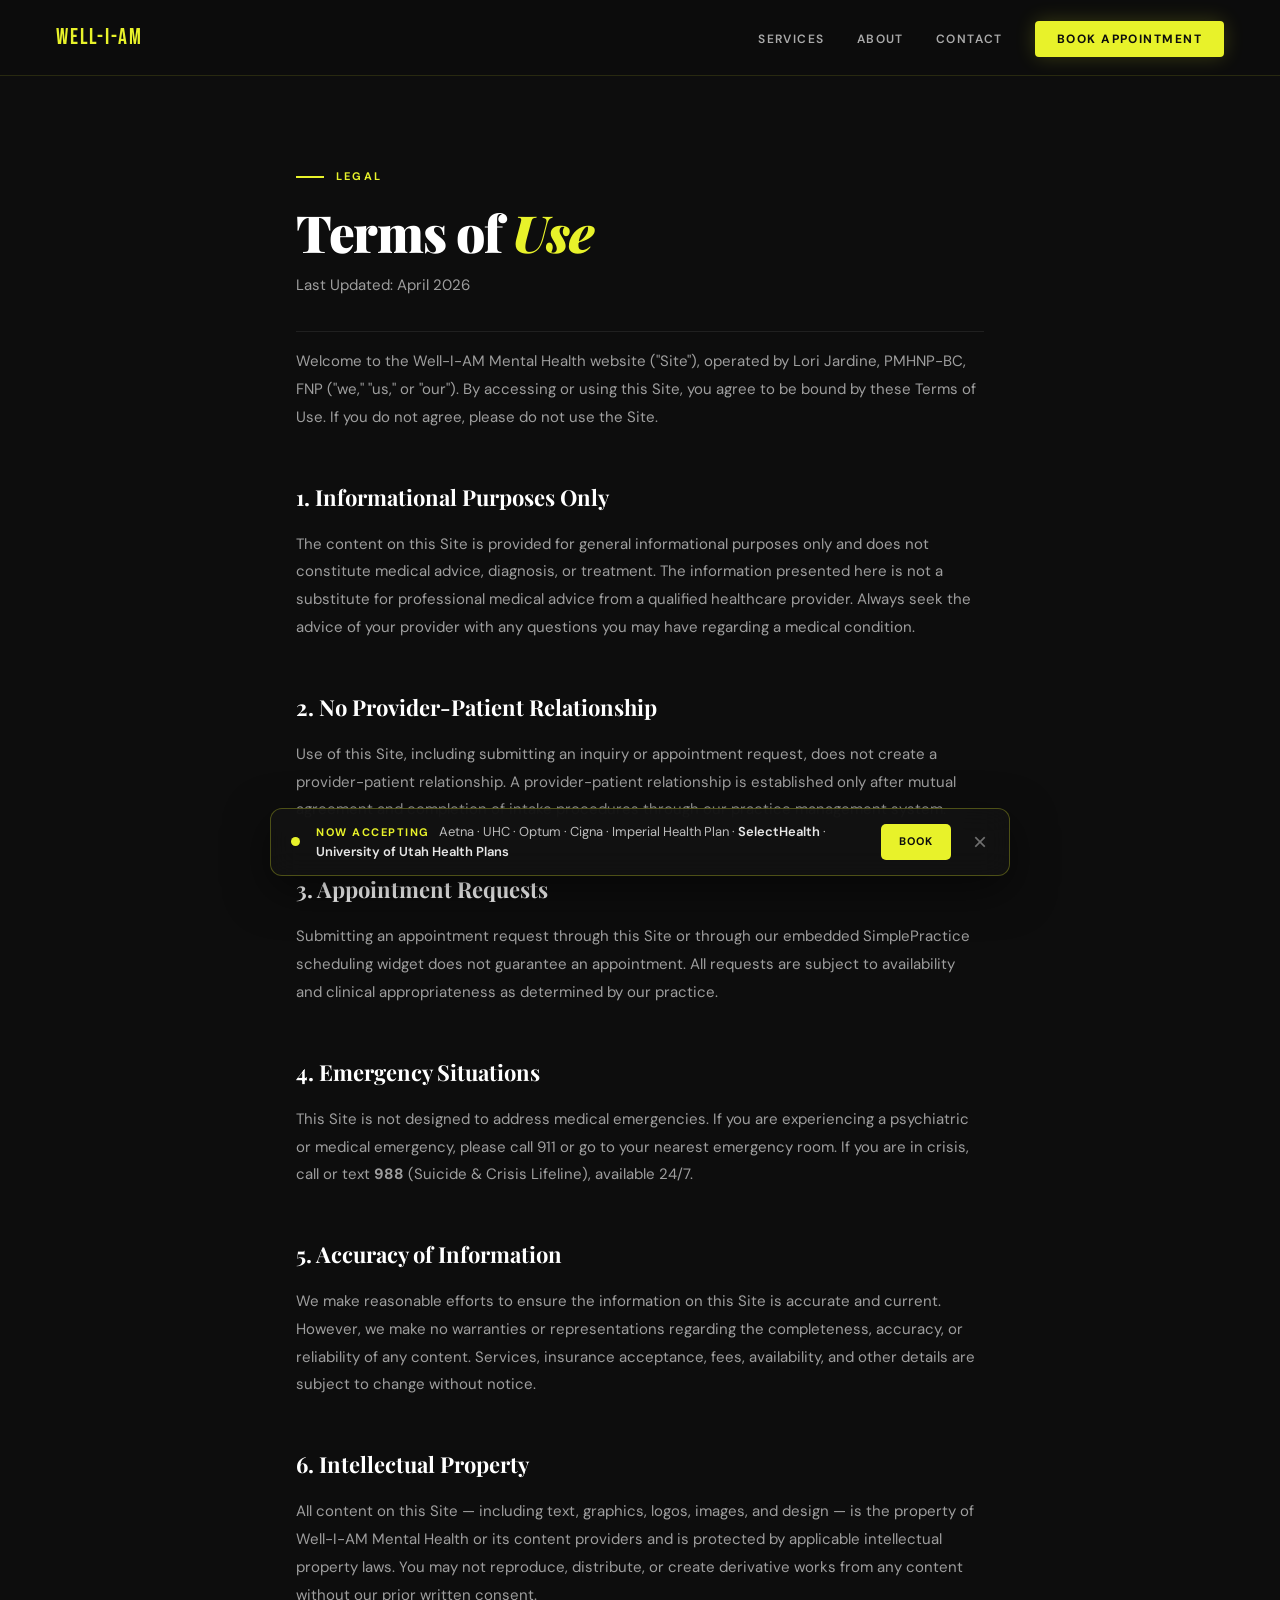
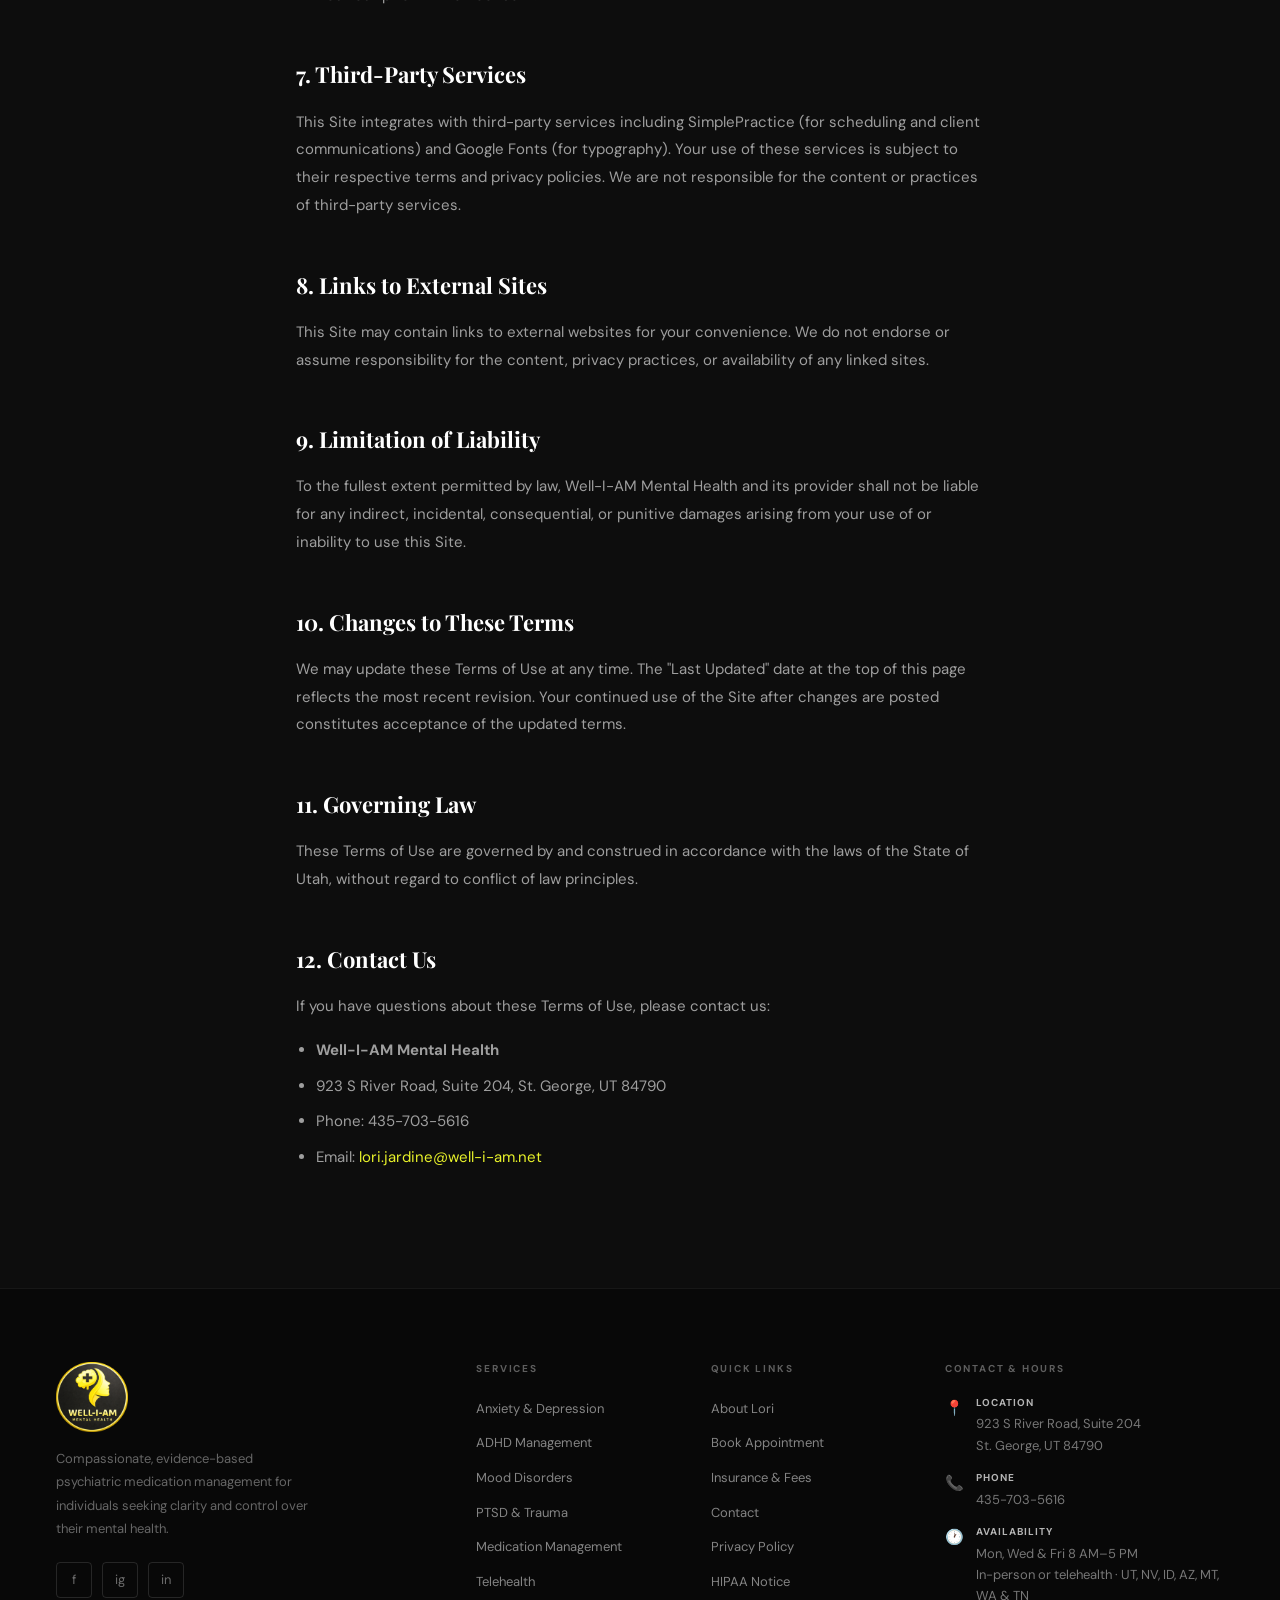
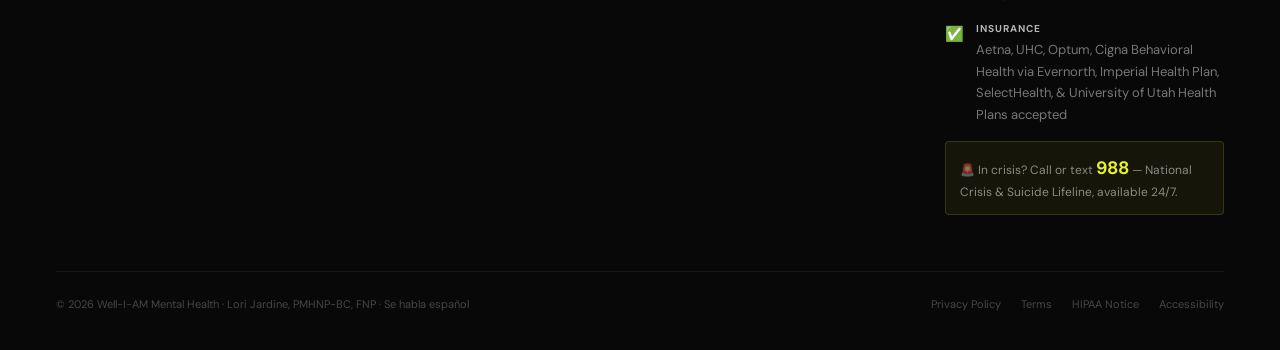
<file: terms.html>
<!DOCTYPE html>
<html lang="en">
<head>
<meta charset="UTF-8">
<meta name="viewport" content="width=device-width, initial-scale=1.0">
<link rel="icon" type="image/svg+xml" href="/favicon.svg">
<link rel="shortcut icon" href="/favicon.svg">
<title>Terms of Use — Well-I-AM Mental Health</title>
<meta name="description" content="Terms of Use for the Well-I-AM Mental Health website operated by Lori Jardine, PMHNP-BC in St. George, Utah.">
<meta name="robots" content="index, follow">
<link rel="canonical" href="https://well-i-am.net/terms">
<meta property="og:type" content="website">
<meta property="og:url" content="https://well-i-am.net/terms">
<meta property="og:title" content="Terms of Use — Well-I-AM Mental Health">
<meta property="og:description" content="Terms of Use for the Well-I-AM Mental Health website.">
<meta property="og:image" content="https://well-i-am.net/images/logo.png">
<meta property="og:site_name" content="Well-I-AM Mental Health">
<meta property="og:locale" content="en_US">
<link rel="stylesheet" href="css/style.css?v=2">
<style>
  .policy-content {
    max-width: 800px;
    margin: 0 auto;
    padding: 160px 56px 100px;
  }
  .policy-eyebrow {
    display: inline-flex; align-items: center; gap: 12px;
    font-size: 11px; font-weight: 700; letter-spacing: 0.2em; text-transform: uppercase;
    color: var(--yellow); margin-bottom: 20px;
  }
  .policy-eyebrow::before { content: ''; width: 28px; height: 2px; background: var(--yellow); }
  .policy-content h1 {
    font-family: var(--serif); font-size: clamp(36px, 4vw, 58px);
    font-weight: 900; line-height: 1.05; letter-spacing: -0.02em;
    color: var(--white); margin-bottom: 12px;
  }
  .policy-content h1 em { font-style: italic; color: var(--yellow); }
  .policy-updated {
    font-size: 13px; color: rgba(255,255,255,0.35);
    margin-bottom: 56px; padding-bottom: 32px;
    border-bottom: 1px solid rgba(255,255,255,0.08);
  }
  .policy-content h2 {
    font-family: var(--serif); font-size: 22px; font-weight: 700;
    color: var(--white); margin: 48px 0 16px;
  }
  .policy-content p {
    font-size: 15px; line-height: 1.85; color: rgba(255,255,255,0.6);
    margin-bottom: 16px;
  }
  .policy-content ul {
    margin: 0 0 16px 20px;
  }
  .policy-content ul li {
    font-size: 15px; line-height: 1.85; color: rgba(255,255,255,0.6);
    margin-bottom: 8px;
  }
  .policy-content a { color: var(--yellow); }
  .policy-content a:hover { text-decoration: underline; }
  @media (max-width: 768px) {
    .policy-content { padding: 120px 20px 60px; }
  }
</style>
</head>
<body>

<!-- NAV -->
<nav>
  <a href="/" class="nav-logo">WELL-I-AM</a>
  <ul class="nav-links">
    <li><a href="services">Services</a></li>
    <li><a href="about">About</a></li>
    <li><a href="contact">Contact</a></li>
    <li><a href="appointments" class="nav-cta">Book Appointment</a></li>
  </ul>
  <button class="nav-hamburger" id="nav-hamburger" aria-label="Toggle navigation">
    <span></span><span></span><span></span>
  </button>
</nav>

<div class="policy-content">
  <span class="policy-eyebrow">Legal</span>
  <h1>Terms of <em>Use</em></h1>
  <p class="policy-updated">Last Updated: April 2026</p>

  <p>Welcome to the Well-I-AM Mental Health website ("Site"), operated by Lori Jardine, PMHNP-BC, FNP ("we," "us," or "our"). By accessing or using this Site, you agree to be bound by these Terms of Use. If you do not agree, please do not use the Site.</p>

  <h2>1. Informational Purposes Only</h2>
  <p>The content on this Site is provided for general informational purposes only and does not constitute medical advice, diagnosis, or treatment. The information presented here is not a substitute for professional medical advice from a qualified healthcare provider. Always seek the advice of your provider with any questions you may have regarding a medical condition.</p>

  <h2>2. No Provider-Patient Relationship</h2>
  <p>Use of this Site, including submitting an inquiry or appointment request, does not create a provider-patient relationship. A provider-patient relationship is established only after mutual agreement and completion of intake procedures through our practice management system.</p>

  <h2>3. Appointment Requests</h2>
  <p>Submitting an appointment request through this Site or through our embedded SimplePractice scheduling widget does not guarantee an appointment. All requests are subject to availability and clinical appropriateness as determined by our practice.</p>

  <h2>4. Emergency Situations</h2>
  <p>This Site is not designed to address medical emergencies. If you are experiencing a psychiatric or medical emergency, please call 911 or go to your nearest emergency room. If you are in crisis, call or text <strong>988</strong> (Suicide &amp; Crisis Lifeline), available 24/7.</p>

  <h2>5. Accuracy of Information</h2>
  <p>We make reasonable efforts to ensure the information on this Site is accurate and current. However, we make no warranties or representations regarding the completeness, accuracy, or reliability of any content. Services, insurance acceptance, fees, availability, and other details are subject to change without notice.</p>

  <h2>6. Intellectual Property</h2>
  <p>All content on this Site — including text, graphics, logos, images, and design — is the property of Well-I-AM Mental Health or its content providers and is protected by applicable intellectual property laws. You may not reproduce, distribute, or create derivative works from any content without our prior written consent.</p>

  <h2>7. Third-Party Services</h2>
  <p>This Site integrates with third-party services including SimplePractice (for scheduling and client communications) and Google Fonts (for typography). Your use of these services is subject to their respective terms and privacy policies. We are not responsible for the content or practices of third-party services.</p>

  <h2>8. Links to External Sites</h2>
  <p>This Site may contain links to external websites for your convenience. We do not endorse or assume responsibility for the content, privacy practices, or availability of any linked sites.</p>

  <h2>9. Limitation of Liability</h2>
  <p>To the fullest extent permitted by law, Well-I-AM Mental Health and its provider shall not be liable for any indirect, incidental, consequential, or punitive damages arising from your use of or inability to use this Site.</p>

  <h2>10. Changes to These Terms</h2>
  <p>We may update these Terms of Use at any time. The "Last Updated" date at the top of this page reflects the most recent revision. Your continued use of the Site after changes are posted constitutes acceptance of the updated terms.</p>

  <h2>11. Governing Law</h2>
  <p>These Terms of Use are governed by and construed in accordance with the laws of the State of Utah, without regard to conflict of law principles.</p>

  <h2>12. Contact Us</h2>
  <p>If you have questions about these Terms of Use, please contact us:</p>
  <ul>
    <li><strong>Well-I-AM Mental Health</strong></li>
    <li>923 S River Road, Suite 204, St. George, UT 84790</li>
    <li>Phone: 435-703-5616</li>
    <li>Email: <a href="mailto:lori.jardine@well-i-am.net">lori.jardine@well-i-am.net</a></li>
  </ul>
</div>

<!-- FOOTER -->
<footer>
  <div class="footer-grid">
    <div>
      <img src="/images/logo.png" alt="Well-I-AM Mental Health" class="footer-logo-img" width="72" height="72">
      <p class="footer-desc">Compassionate, evidence-based psychiatric medication management for individuals seeking clarity and control over their mental health.</p>
      <div class="footer-socials">
        <a href="https://www.facebook.com/people/Well-i-am/61581130363532" class="social-btn" title="Facebook" target="_blank" rel="noopener noreferrer">f</a>
        <a href="https://www.instagram.com/lori_jardine?igsh=ZG5kZDNmZnYydnljr" class="social-btn" title="Instagram" target="_blank" rel="noopener noreferrer">ig</a>
        <a href="https://www.linkedin.com/in/lori-jardine-506b2a277" class="social-btn" title="LinkedIn" target="_blank" rel="noopener noreferrer">in</a>
      </div>
    </div>
    <div>
      <div class="footer-col-title">Services</div>
      <ul class="footer-links">
        <li><a href="services#anxiety">Anxiety &amp; Depression</a></li>
        <li><a href="services#adhd">ADHD Management</a></li>
        <li><a href="services#mood">Mood Disorders</a></li>
        <li><a href="services#ptsd">PTSD &amp; Trauma</a></li>
        <li><a href="services#medication">Medication Management</a></li>
        <li><a href="services#telehealth">Telehealth</a></li>
      </ul>
    </div>
    <div>
      <div class="footer-col-title">Quick Links</div>
      <ul class="footer-links">
        <li><a href="about">About Lori</a></li>
        <li><a href="appointments">Book Appointment</a></li>
        <li><a href="contact#insurance">Insurance &amp; Fees</a></li>
        <li><a href="contact">Contact</a></li>
        <li><a href="privacy">Privacy Policy</a></li>
        <li><a href="hipaa">HIPAA Notice</a></li>
      </ul>
    </div>
    <div>
      <div class="footer-col-title">Contact &amp; Hours</div>
      <div class="footer-contact-item">
        <span class="contact-icon">📍</span>
        <div class="contact-text"><strong>Location</strong>923 S River Road, Suite 204<br>St. George, UT 84790</div>
      </div>
      <div class="footer-contact-item">
        <span class="contact-icon">📞</span>
        <div class="contact-text"><strong>Phone</strong>435-703-5616</div>
      </div>
      <div class="footer-contact-item">
        <span class="contact-icon">🕐</span>
        <div class="contact-text"><strong>Availability</strong>Mon, Wed &amp; Fri 8 AM–5 PM<br>In-person or telehealth · UT, NV, ID, AZ, MT, WA &amp; TN</div>
      </div>
      <div class="footer-contact-item">
        <span class="contact-icon">✅</span>
        <div class="contact-text"><strong>Insurance</strong>Aetna, UHC, Optum, Cigna Behavioral Health via Evernorth, Imperial Health Plan, SelectHealth, &amp; University of Utah Health Plans accepted</div>
      </div>
      <div class="crisis-line">
        <p>🚨 In crisis? Call or text <strong>988</strong> — National Crisis &amp; Suicide Lifeline, available 24/7.</p>
      </div>
    </div>
  </div>
  <div class="footer-bottom">
    <div class="footer-copy">© 2026 Well-I-AM Mental Health · Lori Jardine, PMHNP-BC, FNP · <span lang="es">Se habla español</span></div>
    <div class="footer-legal">
      <a href="privacy">Privacy Policy</a>
      <a href="terms">Terms</a>
      <a href="hipaa">HIPAA Notice</a>
      <a href="accessibility">Accessibility</a>
    </div>
  </div>
</footer>

<script>
  const ham = document.getElementById('nav-hamburger');
  const navLinks = document.querySelector('.nav-links');
  if (ham) {
    ham.addEventListener('click', () => {
      navLinks.classList.toggle('nav-open');
      ham.classList.toggle('is-open');
    });
  }
</script>

<!-- INSURANCE ANNOUNCEMENT BANNER -->
<div class="ins-banner" id="insBanner" role="region" aria-label="Accepted insurance notice">
  <span class="ins-banner-pulse" aria-hidden="true"></span>
  <p class="ins-banner-text"><span class="ins-banner-label">Now Accepting</span>Aetna · UHC · Optum · Cigna · Imperial Health Plan · <strong>SelectHealth</strong> · <strong>University of Utah Health Plans</strong></p>
  <a href="appointments" class="ins-banner-cta">Book</a>
  <button class="ins-banner-close" id="insBannerClose" type="button" aria-label="Dismiss insurance notice">&times;</button>
</div>
<script>
(function () {
  var b = document.getElementById('insBanner');
  if (!b) return;
  var KEY = 'wia_ins_banner_v1';
  try { if (localStorage.getItem(KEY)) { b.parentNode.removeChild(b); return; } } catch (e) {}
  setTimeout(function () { b.classList.add('is-visible'); }, 900);
  var c = document.getElementById('insBannerClose');
  if (c) c.addEventListener('click', function () {
    b.classList.remove('is-visible');
    try { localStorage.setItem(KEY, '1'); } catch (e) {}
    setTimeout(function () { if (b.parentNode) b.parentNode.removeChild(b); }, 500);
  });
})();
</script>
</body>
</html>
</file>
<file: css/style.css>
/* ── Well-I-AM Mental Health · Global Styles ── */
@import url('https://fonts.googleapis.com/css2?family=Playfair+Display:ital,wght@0,400;0,700;0,900;1,400;1,700&family=DM+Sans:opsz,wght@9..40,300;9..40,400;9..40,500;9..40,600;9..40,700&family=Bebas+Neue&display=swap');

*, *::before, *::after { box-sizing: border-box; margin: 0; padding: 0; }

:root {
  --yellow: #E8F22A;
  --yellow-dim: rgba(232,242,42,0.12);
  --black: #0d0d0d;
  --charcoal: #1e1e1e;
  --dark-mid: #2a2a2a;
  --warm-gray: #f0eeea;
  --mid-gray: #8a8a8a;
  --border: rgba(255,255,255,0.1);
  --white: #ffffff;
  --serif: 'Playfair Display', Georgia, serif;
  --sans: 'DM Sans', sans-serif;
  --display: 'Bebas Neue', sans-serif;
}

html { scroll-behavior: smooth; }
body { font-family: var(--sans); background: var(--black); color: var(--white); overflow-x: hidden; line-height: 1.6; }

img { max-width: 100%; display: block; }
a { text-decoration: none; }

/* ── NAV ── */
nav {
  position: fixed; top: 0; left: 0; right: 0; z-index: 200;
  display: flex; align-items: center; justify-content: space-between;
  padding: 20px 56px;
  background: rgba(13,13,13,0.96);
  border-bottom: 1px solid rgba(232,242,42,0.12);
  transition: padding 0.3s;
}

.nav-logo { font-family: var(--display); font-size: 22px; letter-spacing: 0.08em; color: var(--yellow); text-decoration: none; }
.footer-logo-img {
  height: 72px; width: 72px;
  object-fit: contain;
  display: block;
  margin-bottom: 14px;
}
.hero-logo-img {
  width: 200px; height: 200px;
  object-fit: contain;
  display: block;
  margin: 0 auto 20px auto;
  filter: drop-shadow(0 4px 20px rgba(232,242,42,0.2));
}
.hero-eyebrow-group {
  display: flex;
  flex-direction: column;
  align-items: center;
  width: fit-content;
  margin-bottom: 28px;
}
.hero-eyebrow-group .hero-eyebrow {
  margin-bottom: 0;
}
.nav-links { display: flex; align-items: center; gap: 32px; list-style: none; }
.nav-links a { font-size: 12px; font-weight: 600; letter-spacing: 0.12em; text-transform: uppercase; color: rgba(255,255,255,0.65); transition: color 0.2s; }
.nav-links a:hover, .nav-links a.active { color: var(--white); }
.nav-links a.active { color: var(--yellow); }

.nav-cta {
  background: var(--yellow) !important; color: var(--black) !important;
  padding: 10px 22px; border-radius: 4px; font-weight: 700 !important;
  transition: background 0.2s, transform 0.15s !important;
  box-shadow: 0 0 20px rgba(232,242,42,0.2);
}
.nav-cta:hover { background: #fff !important; transform: translateY(-1px); color: var(--black) !important; }

/* ── PAGE HEADER (inner pages) ── */
.page-header {
  padding: 160px 80px 100px;
  background: var(--black);
  position: relative;
  overflow: hidden;
}
.page-header::before {
  content: '';
  position: absolute; inset: 0;
  background: radial-gradient(ellipse at 20% 60%, rgba(232,242,42,0.06) 0%, transparent 60%);
  pointer-events: none;
}
.page-header-inner { position: relative; z-index: 1; max-width: 700px; }
.page-eyebrow {
  display: inline-flex; align-items: center; gap: 12px;
  font-size: 11px; font-weight: 700; letter-spacing: 0.2em; text-transform: uppercase;
  color: var(--yellow); margin-bottom: 20px;
}
.page-eyebrow::before { content: ''; width: 28px; height: 2px; background: var(--yellow); }
.page-header h1 {
  font-family: var(--serif); font-size: clamp(44px, 5vw, 72px);
  font-weight: 900; line-height: 1.05; letter-spacing: -0.02em;
  margin-bottom: 20px;
}
.page-header h1 em { font-style: italic; color: var(--yellow); }
.page-header p { font-size: 17px; line-height: 1.8; color: rgba(255,255,255,0.6); max-width: 580px; }

/* ── SECTION UTILITIES ── */
.section-light { background: var(--warm-gray); color: var(--black); }
.section-dark { background: var(--black); }
.section-charcoal { background: var(--charcoal); }
.section-yellow { background: var(--yellow); color: var(--black); }

.container { max-width: 1200px; margin: 0 auto; padding: 0 56px; }
.section-pad { padding: 100px 0; }

.section-label {
  display: inline-flex; align-items: center; gap: 12px;
  font-size: 11px; font-weight: 700; letter-spacing: 0.2em; text-transform: uppercase;
  color: var(--mid-gray); margin-bottom: 16px;
}
.section-label::before { content: ''; width: 24px; height: 2px; background: currentColor; }
.section-label.light { color: rgba(255,255,255,0.35); }
.section-label.dark { color: rgba(0,0,0,0.4); }

.section-heading {
  font-family: var(--serif); font-size: clamp(34px, 4vw, 54px);
  font-weight: 700; line-height: 1.1; letter-spacing: -0.02em; margin-bottom: 16px;
}
.section-heading em { font-style: italic; color: var(--yellow); }
.section-heading.on-light em { color: #5c5a00; }

.section-sub { font-size: 16px; line-height: 1.75; color: rgba(255,255,255,0.55); max-width: 540px; margin-bottom: 56px; }
.section-sub.on-light { color: rgba(0,0,0,0.55); }

/* ── BUTTONS ── */
.btn {
  display: inline-flex; align-items: center; gap: 8px;
  font-family: var(--sans); font-size: 12px; font-weight: 700;
  letter-spacing: 0.12em; text-transform: uppercase;
  padding: 15px 34px; border-radius: 4px; border: none;
  cursor: pointer; transition: all 0.2s; text-decoration: none;
}
.btn-yellow { background: var(--yellow); color: var(--black); box-shadow: 0 4px 20px rgba(232,242,42,0.25); }
.btn-yellow:hover { background: #fff; transform: translateY(-2px); box-shadow: 0 8px 28px rgba(232,242,42,0.3); color: var(--black); }
.btn-dark { background: var(--black); color: var(--yellow); }
.btn-dark:hover { background: #111; transform: translateY(-2px); color: var(--yellow); }
.btn-outline { background: transparent; color: var(--white); border: 1px solid rgba(255,255,255,0.3); }
.btn-outline:hover { border-color: var(--yellow); color: var(--yellow); transform: translateY(-2px); }
.btn-outline-dark { background: transparent; color: var(--black); border: 1.5px solid rgba(0,0,0,0.3); }
.btn-outline-dark:hover { border-color: var(--black); transform: translateY(-2px); }

/* ── MARQUEE ── */
.marquee-band { background: var(--yellow); padding: 14px 0; overflow: hidden; white-space: nowrap; }
.marquee-track { display: inline-flex; animation: marquee 28s linear infinite; }
.marquee-item {
  display: inline-flex; align-items: center; gap: 20px;
  font-family: var(--display); font-size: 14px; letter-spacing: 0.18em;
  text-transform: uppercase; color: var(--black); padding-right: 44px;
}
.marquee-dot { width: 5px; height: 5px; background: var(--black); border-radius: 50%; opacity: 0.4; }
@keyframes marquee { 0% { transform: translateX(0); } 100% { transform: translateX(-50%); } }

/* ── CTA BANNER ── */
.cta-banner {
  background: var(--yellow); padding: 96px 80px;
  display: grid; grid-template-columns: 1fr auto; gap: 48px; align-items: center;
}
.cta-banner-text { font-family: var(--serif); font-size: clamp(30px, 3.5vw, 50px); font-weight: 900; line-height: 1.1; color: var(--black); letter-spacing: -0.02em; }
.cta-banner-text em { font-style: italic; }
.cta-actions { display: flex; flex-direction: column; gap: 10px; align-items: center; flex-shrink: 0; }
.cta-note { font-size: 12px; color: rgba(0,0,0,0.5); text-align: center; }

/* ── FOOTER ── */
footer { background: #080808; border-top: 1px solid rgba(255,255,255,0.06); padding: 72px 56px 36px; }
.footer-grid { display: grid; grid-template-columns: 2fr 1fr 1fr 1.5fr; gap: 48px; margin-bottom: 56px; }
.footer-brand-name { font-family: var(--display); font-size: 26px; letter-spacing: 0.06em; color: var(--yellow); margin-bottom: 6px; }
.footer-brand-sub { font-size: 11px; letter-spacing: 0.15em; text-transform: uppercase; color: rgba(255,255,255,0.3); margin-bottom: 16px; }
.footer-desc { font-size: 13px; line-height: 1.8; color: rgba(255,255,255,0.38); max-width: 260px; margin-bottom: 22px; }
.footer-socials { display: flex; gap: 10px; }
.social-btn {
  width: 36px; height: 36px; border: 1px solid rgba(255,255,255,0.12); border-radius: 4px;
  display: flex; align-items: center; justify-content: center; font-size: 13px;
  color: rgba(255,255,255,0.4); transition: all 0.2s;
}
.social-btn:hover { border-color: var(--yellow); color: var(--yellow); background: rgba(232,242,42,0.05); }
.footer-col-title { font-size: 10px; font-weight: 700; letter-spacing: 0.18em; text-transform: uppercase; color: rgba(255,255,255,0.35); margin-bottom: 18px; }
.footer-links { list-style: none; display: flex; flex-direction: column; gap: 9px; }
.footer-links a { font-size: 13px; color: rgba(255,255,255,0.5); transition: color 0.2s; }
.footer-links a:hover { color: var(--yellow); }
.footer-contact-item { display: flex; align-items: flex-start; gap: 12px; margin-bottom: 14px; }
.contact-icon { font-size: 15px; margin-top: 1px; flex-shrink: 0; }
.contact-text { font-size: 13px; line-height: 1.65; color: rgba(255,255,255,0.45); }
.contact-text strong { display: block; color: rgba(255,255,255,0.7); font-size: 10px; letter-spacing: 0.1em; text-transform: uppercase; margin-bottom: 2px; }
.crisis-line { background: rgba(232,242,42,0.06); border: 1px solid rgba(232,242,42,0.15); border-radius: 4px; padding: 12px 14px; margin-top: 16px; }
.crisis-line p { font-size: 12px; color: rgba(255,255,255,0.5); line-height: 1.6; }
.crisis-line strong { color: var(--yellow); font-size: 18px; }
.footer-bottom { border-top: 1px solid rgba(255,255,255,0.06); padding-top: 24px; display: flex; justify-content: space-between; align-items: center; flex-wrap: wrap; gap: 12px; }
.footer-copy { font-size: 11px; color: rgba(255,255,255,0.25); }
.footer-legal { display: flex; gap: 20px; }
.footer-legal a { font-size: 11px; color: rgba(255,255,255,0.25); transition: color 0.2s; }
.footer-legal a:hover { color: var(--yellow); }

/* ── INSURANCE ANNOUNCEMENT BANNER ── */
.ins-banner {
  position: fixed;
  left: 50%;
  bottom: 24px;
  transform: translateX(-50%) translateY(150%);
  z-index: 300;
  width: calc(100vw - 32px);
  max-width: 740px;
  display: flex;
  align-items: center;
  gap: 16px;
  padding: 13px 16px 13px 20px;
  background: rgba(18,18,18,0.92);
  backdrop-filter: blur(14px);
  -webkit-backdrop-filter: blur(14px);
  border: 1px solid rgba(232,242,42,0.28);
  border-radius: 12px;
  box-shadow: 0 14px 44px rgba(0,0,0,0.5);
  opacity: 0;
  transition: transform 0.6s cubic-bezier(0.22,1,0.36,1), opacity 0.6s ease;
}
.ins-banner.is-visible { transform: translateX(-50%) translateY(0); opacity: 1; }

.ins-banner-pulse {
  flex-shrink: 0;
  width: 9px; height: 9px; border-radius: 50%;
  background: var(--yellow);
  animation: insPulse 2.2s ease-out infinite;
}
@keyframes insPulse {
  0% { box-shadow: 0 0 0 0 rgba(232,242,42,0.55); }
  70% { box-shadow: 0 0 0 11px rgba(232,242,42,0); }
  100% { box-shadow: 0 0 0 0 rgba(232,242,42,0); }
}

.ins-banner-text {
  flex: 1;
  font-size: 13px;
  line-height: 1.55;
  color: rgba(255,255,255,0.72);
}
.ins-banner-label {
  font-weight: 700;
  letter-spacing: 0.14em;
  text-transform: uppercase;
  color: var(--yellow);
  font-size: 11px;
  margin-right: 9px;
}
.ins-banner-text strong { color: rgba(255,255,255,0.9); font-weight: 600; }

.ins-banner-cta {
  flex-shrink: 0;
  background: var(--yellow);
  color: var(--black);
  font-size: 11px;
  font-weight: 700;
  letter-spacing: 0.1em;
  text-transform: uppercase;
  padding: 9px 18px;
  border-radius: 5px;
  transition: background 0.2s, transform 0.15s;
}
.ins-banner-cta:hover { background: #fff; transform: translateY(-1px); color: var(--black); }

.ins-banner-close {
  flex-shrink: 0;
  background: none; border: none;
  color: rgba(255,255,255,0.4);
  font-size: 24px; line-height: 1;
  cursor: pointer;
  padding: 2px 6px;
  transition: color 0.2s;
}
.ins-banner-close:hover { color: var(--white); }

@media (max-width: 640px) {
  .ins-banner { display: block; bottom: 12px; padding: 14px 16px 16px; }
  .ins-banner-pulse { display: none; }
  .ins-banner-text { font-size: 12px; padding-right: 22px; margin-bottom: 12px; overflow-wrap: anywhere; }
  .ins-banner-cta { display: block; text-align: center; padding: 12px; }
  .ins-banner-close { position: absolute; top: 9px; right: 11px; font-size: 26px; padding: 0 4px; }
}
@media (prefers-reduced-motion: reduce) {
  .ins-banner { transform: translateX(-50%); transition: opacity 0.3s ease; }
  .ins-banner-pulse { animation: none; }
}

/* ── ANIMATIONS ── */
@keyframes fadeUp { from { opacity: 0; transform: translateY(24px); } to { opacity: 1; transform: translateY(0); } }
.fade-up { animation: fadeUp 0.7s ease both; }
.delay-1 { animation-delay: 0.1s; } .delay-2 { animation-delay: 0.2s; }
.delay-3 { animation-delay: 0.3s; } .delay-4 { animation-delay: 0.4s; }
.delay-5 { animation-delay: 0.5s; }

@media (prefers-reduced-motion: reduce) {
  .marquee-track { animation: none; }
  .fade-up { animation: none; opacity: 1; transform: none; }
}

/* ── HAMBURGER BUTTON ── */
.nav-hamburger {
  display: none;
  flex-direction: column;
  justify-content: center;
  gap: 5px;
  background: none;
  border: none;
  cursor: pointer;
  padding: 6px;
  position: relative;
  z-index: 201;
}
.nav-hamburger span {
  display: block;
  width: 24px;
  height: 2px;
  background: var(--white);
  border-radius: 2px;
  transition: all 0.25s ease;
  transform-origin: center;
}
.nav-hamburger.is-open span:nth-child(1) { transform: translateY(7px) rotate(45deg); }
.nav-hamburger.is-open span:nth-child(2) { opacity: 0; transform: scaleX(0); }
.nav-hamburger.is-open span:nth-child(3) { transform: translateY(-7px) rotate(-45deg); }

/* ── RESPONSIVE ── */
@media (max-width: 1024px) {
  nav { padding: 18px 32px; }
  .container { padding: 0 32px; }
  .footer-grid { grid-template-columns: 1fr 1fr; }
  .cta-banner { grid-template-columns: 1fr; text-align: center; padding: 72px 40px; }
  .cta-actions { flex-direction: row; justify-content: center; }
  .page-header { padding: 140px 40px 80px; }
}
@media (max-width: 768px) {
  nav { padding: 16px 20px; }
  .nav-hamburger { display: flex; }
  .nav-links {
    position: absolute;
    top: 100%;
    left: 0; right: 0;
    background: #111;
    border-top: 1px solid rgba(232,242,42,0.15);
    flex-direction: column;
    align-items: stretch;
    gap: 0;
    max-height: 0;
    overflow: hidden;
    transition: max-height 0.35s ease;
  }
  .nav-links.nav-open { max-height: 440px; }
  .nav-links li { border-bottom: 1px solid rgba(255,255,255,0.07); }
  .nav-links li:last-child { border-bottom: none; }
  .nav-links a {
    display: block;
    font-size: 13px;
    letter-spacing: 0.1em;
    color: rgba(255,255,255,0.75);
    padding: 16px 24px;
    text-transform: uppercase;
  }
  .nav-links a:hover, .nav-links a.active { color: var(--yellow); background: rgba(232,242,42,0.05); }
  .nav-links .nav-cta {
    background: var(--yellow) !important;
    color: var(--black) !important;
    text-align: center;
    font-weight: 700 !important;
    padding: 16px 24px !important;
    letter-spacing: 0.08em;
    border-radius: 0;
  }
  .nav-links .nav-cta:hover { background: #fff !important; transform: none !important; color: var(--black) !important; }
  .container { padding: 0 20px; }
  .section-pad { padding: 72px 0; }
  .footer-grid { grid-template-columns: 1fr; }
  .page-header { padding: 120px 20px 60px; }
  .cta-banner { padding: 60px 20px; }
  footer { padding: 56px 20px 28px; }
}
</file>
